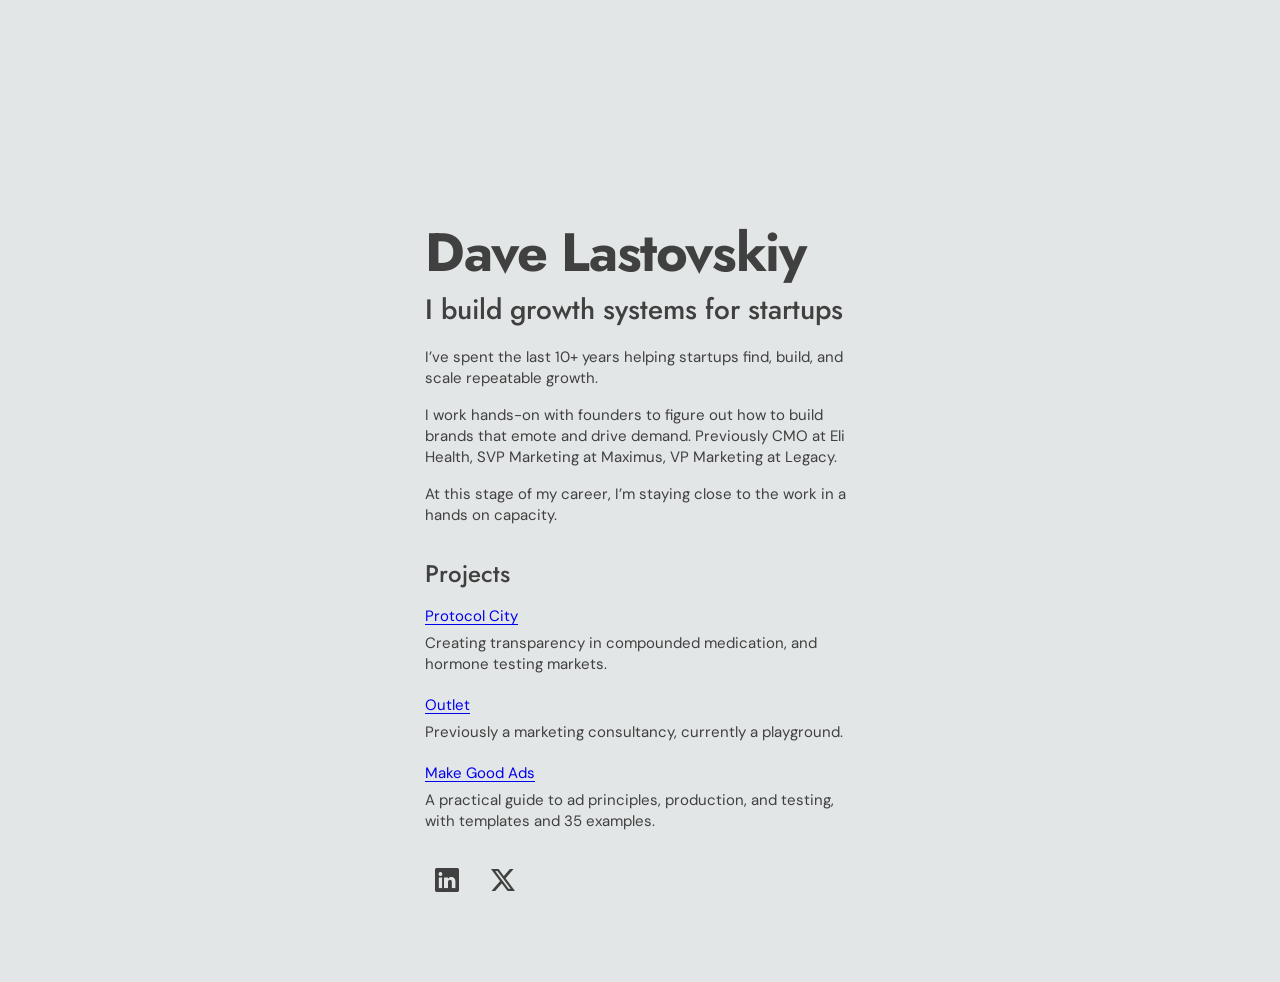
<file: index.html>
<!doctype html>
<html lang="en">
<head>
<meta charset="utf-8">
<meta name="viewport" content="width=device-width, initial-scale=1">
<title>Dave Lastovskiy</title>
<meta name="description" content="Dave Lastovskiy builds growth systems for startups, with a focus on consumer health.">
<link rel="preconnect" href="https://fonts.googleapis.com">
<link rel="preconnect" href="https://fonts.gstatic.com" crossorigin>
<link href="https://fonts.googleapis.com/css2?family=Jost:wght@500;700&family=DM+Sans:wght@400&display=swap" rel="stylesheet">
<link rel="stylesheet" href="https://cdn.jsdelivr.net/npm/bootstrap-icons@1.13.1/font/bootstrap-icons.min.css">
<style>
html { color-scheme: light; }
body { margin: 0; background: #e2e6e6; color: #404040; font-family: 'DM Sans', Arial, sans-serif; font-size: 15px; line-height: 1.4; }
main { width: min(430px, calc(100% - 48px)); margin: 0 auto; padding: clamp(80px, 25vh, 280px) 0 80px; }
h1 { font-family: 'Jost', sans-serif; font-size: clamp(38px, 7vw, 54px); font-weight: 700; letter-spacing: -0.025em; line-height: 1; margin: 0 0 14px; }
h2 { font-family: 'Jost', sans-serif; font-size: clamp(23px, 4vw, 28px); font-weight: 500; line-height: 1.2; margin: 0 0 20px; }
p { margin: 0 0 16px; }
a, a:visited { color: #0000ee; text-decoration: underline; text-underline-offset: 3px; }
a:focus-visible { outline: 2px solid #0000ee; outline-offset: 4px; }
.socials { display: flex; gap: 12px; margin-top: 26px; }
.socials a, .socials a:visited { display: inline-flex; align-items: center; justify-content: center; width: 44px; height: 44px; color: #404040; font-size: 24px; text-decoration: none; }
.socials a:hover { color: #0000ee; }
.projects { margin-top: 34px; }
.projects h2 { font-size: 24px; margin-bottom: 18px; }
.projects h3 { font-size: 15px; font-weight: 400; margin: 0 0 6px; }
.projects article + article { margin-top: 20px; }
[hidden] { display: none; }
@media (max-width: 600px) { main { padding-top: 72px; } }
</style>
</head>
<body>
<main>
  <section id="home">
    <h1>Dave Lastovskiy</h1>
    <h2>I build growth systems for startups</h2>
    <p>I’ve spent the last 10+ years helping startups find, build, and scale repeatable growth.</p>
    <p>I work hands-on with founders to figure out how to build brands that emote and drive demand. Previously CMO at Eli Health, SVP Marketing at Maximus, VP Marketing at Legacy.</p>
    <p>At this stage of my career, I’m staying close to the work in a hands on capacity.</p>
    <section class="projects" aria-labelledby="projects-heading">
      <h2 id="projects-heading">Projects</h2>
      <article>
        <h3><a href="https://protocolcity.com/">Protocol City</a></h3>
        <p>Creating transparency in compounded medication, and hormone testing markets.</p>
      </article>
      <article>
        <h3><a href="http://getoutlet.co/">Outlet</a></h3>
        <p>Previously a marketing consultancy, currently a playground.</p>
      </article>
      <article>
        <h3><a href="/make-good-ads/">Make Good Ads</a></h3>
        <p>A practical guide to ad principles, production, and testing, with templates and 35 examples.</p>
      </article>
    </section>
    <div class="socials">
      <a href="https://www.linkedin.com/in/lastovskiy" aria-label="LinkedIn" title="LinkedIn"><i class="bi bi-linkedin" aria-hidden="true"></i></a>
      <a href="https://x.com/davelasto" aria-label="X (@davelasto)" title="X (@davelasto)"><i class="bi bi-twitter-x" aria-hidden="true"></i></a>
    </div>
  </section>
</main>

<!-- Cloudflare Web Analytics --><script type='module' src='https://static.cloudflareinsights.com/beacon.min.js' data-cf-beacon='{"token": "f44d2b217029462cb561402724c900af"}'></script><!-- End Cloudflare Web Analytics -->
</body>
</html>
</file>
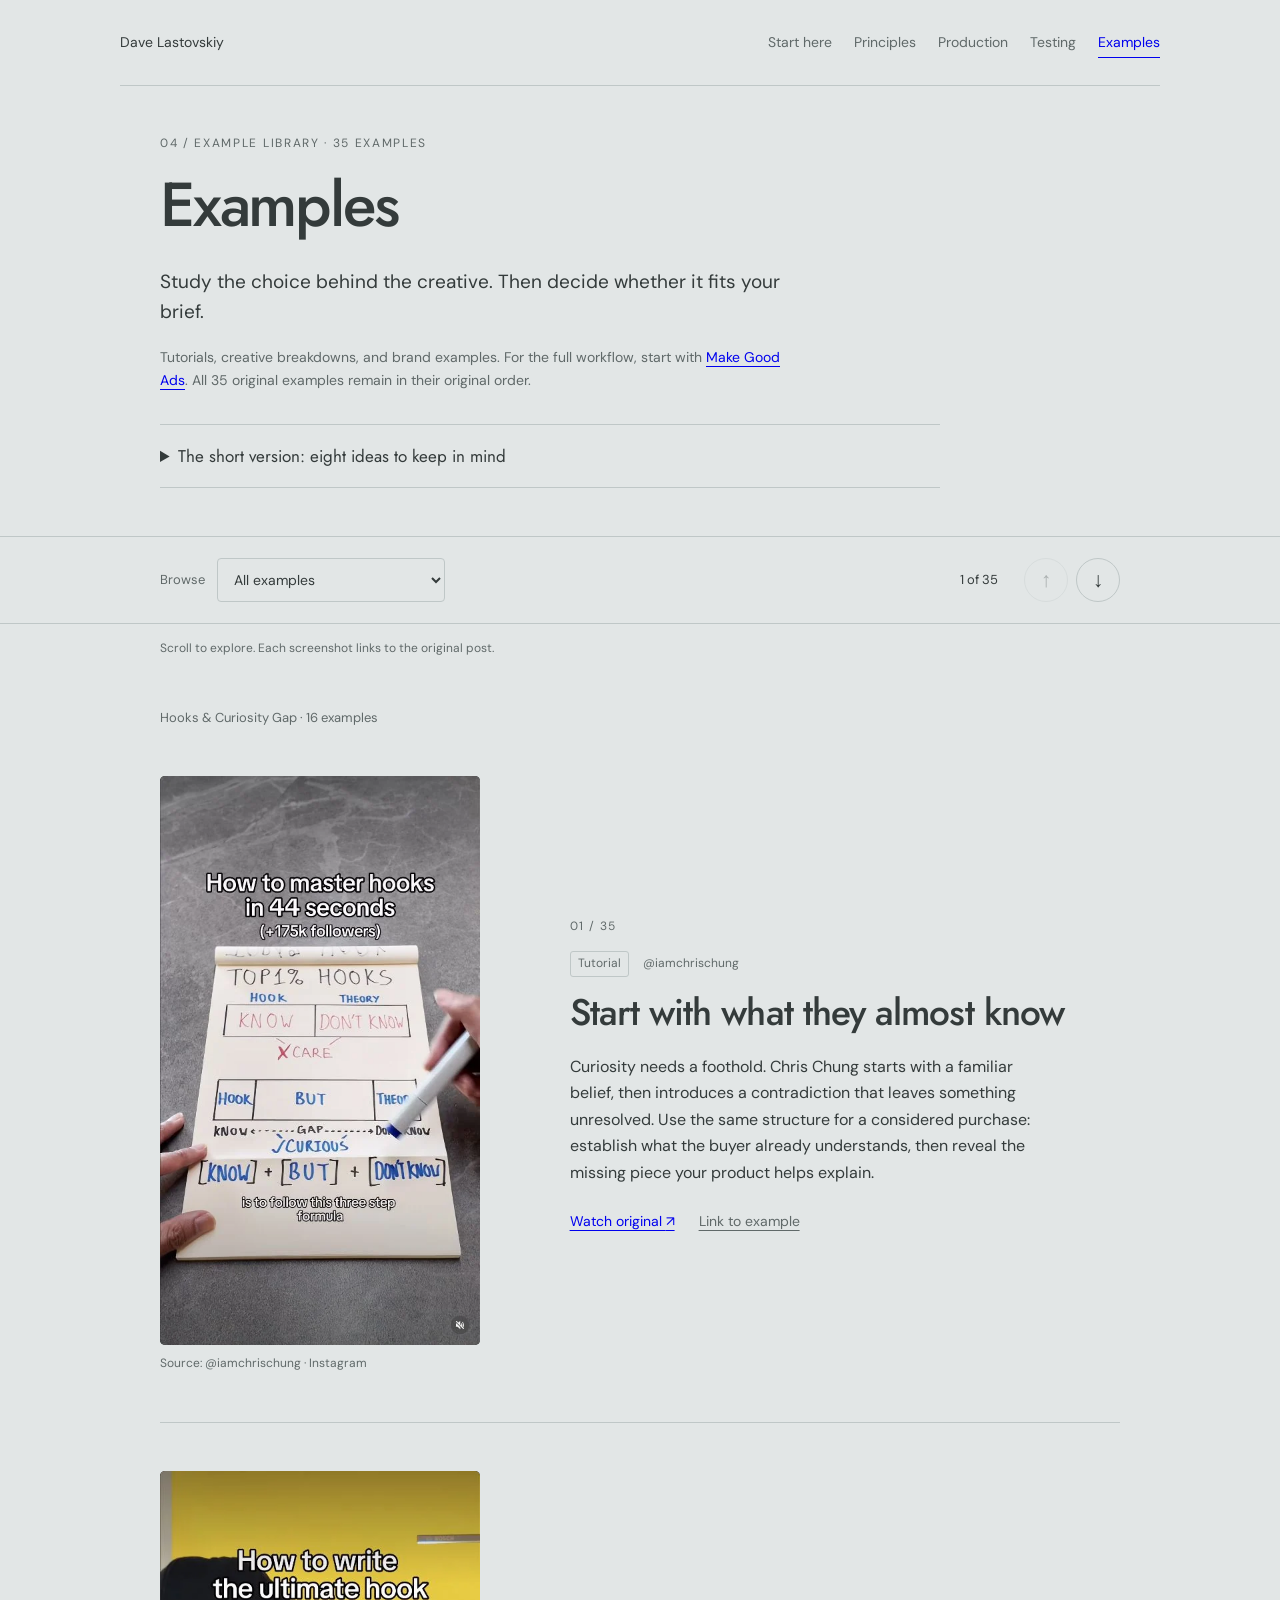
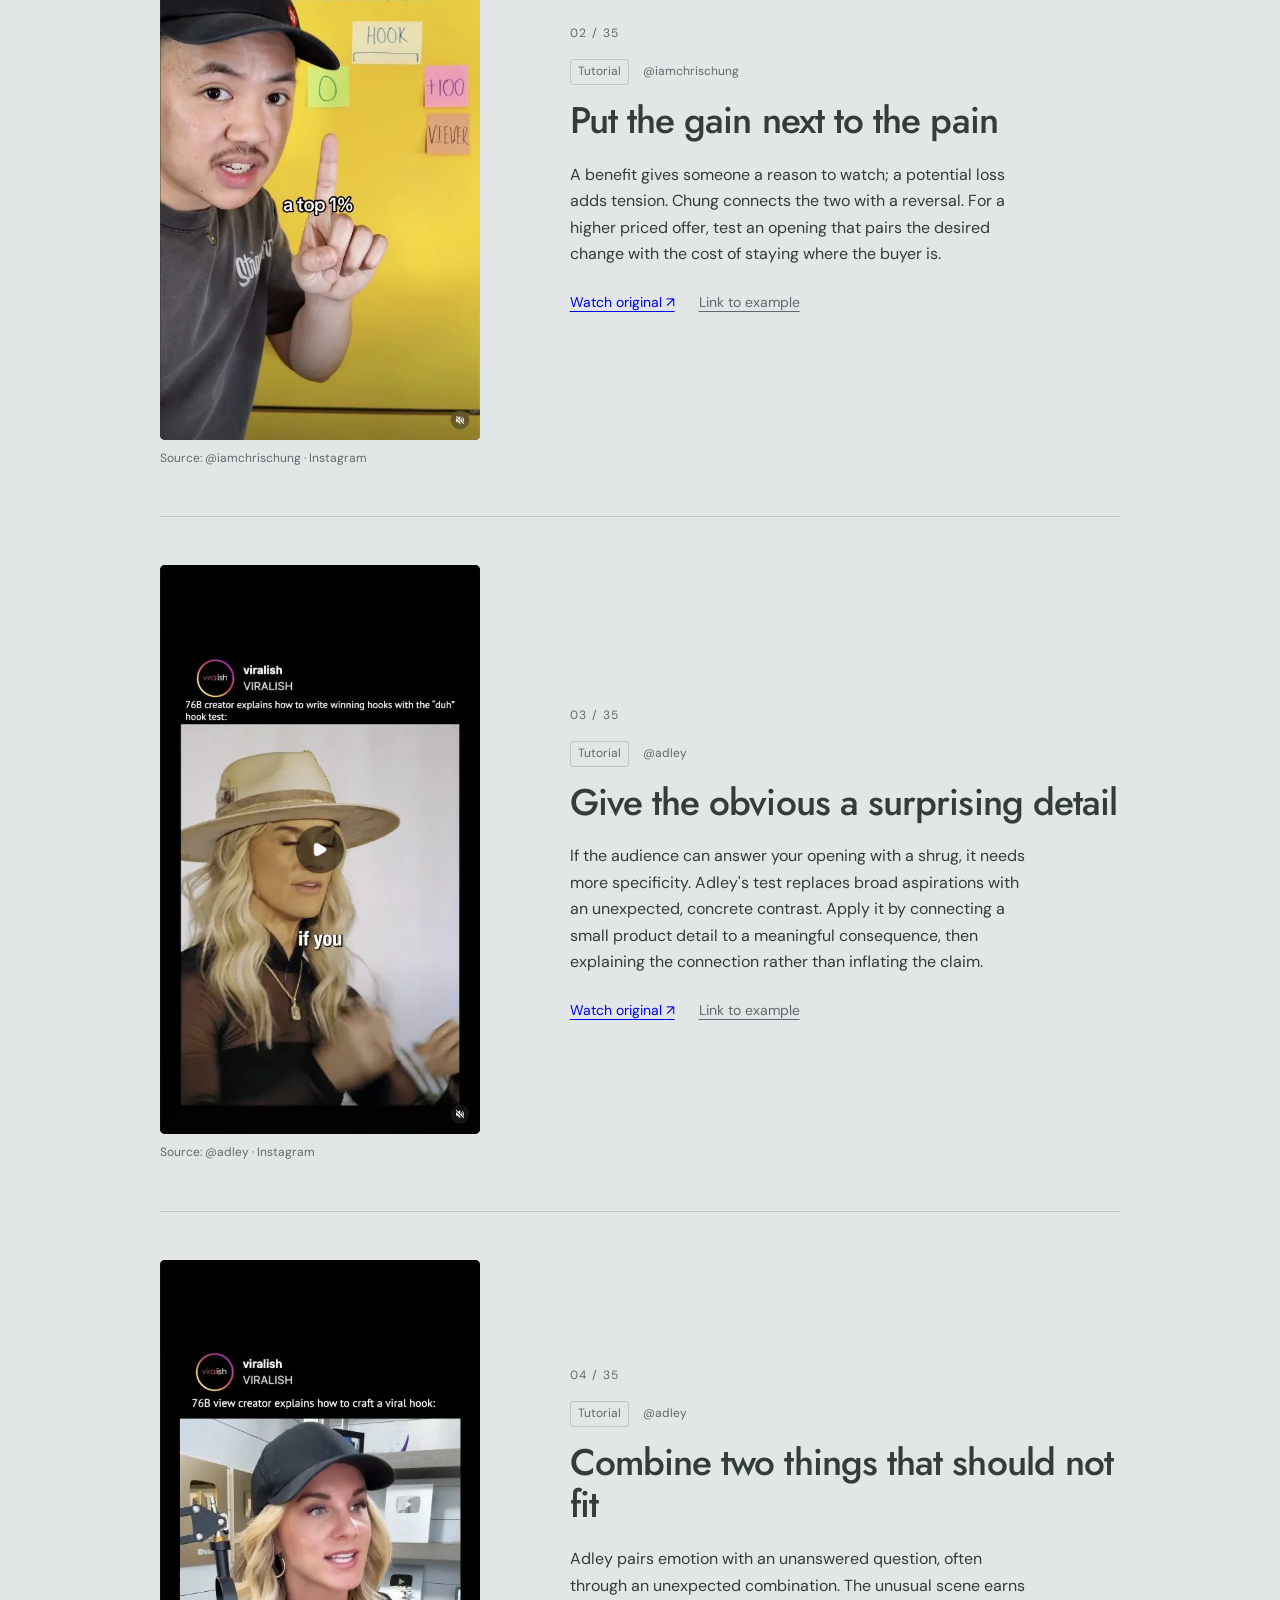
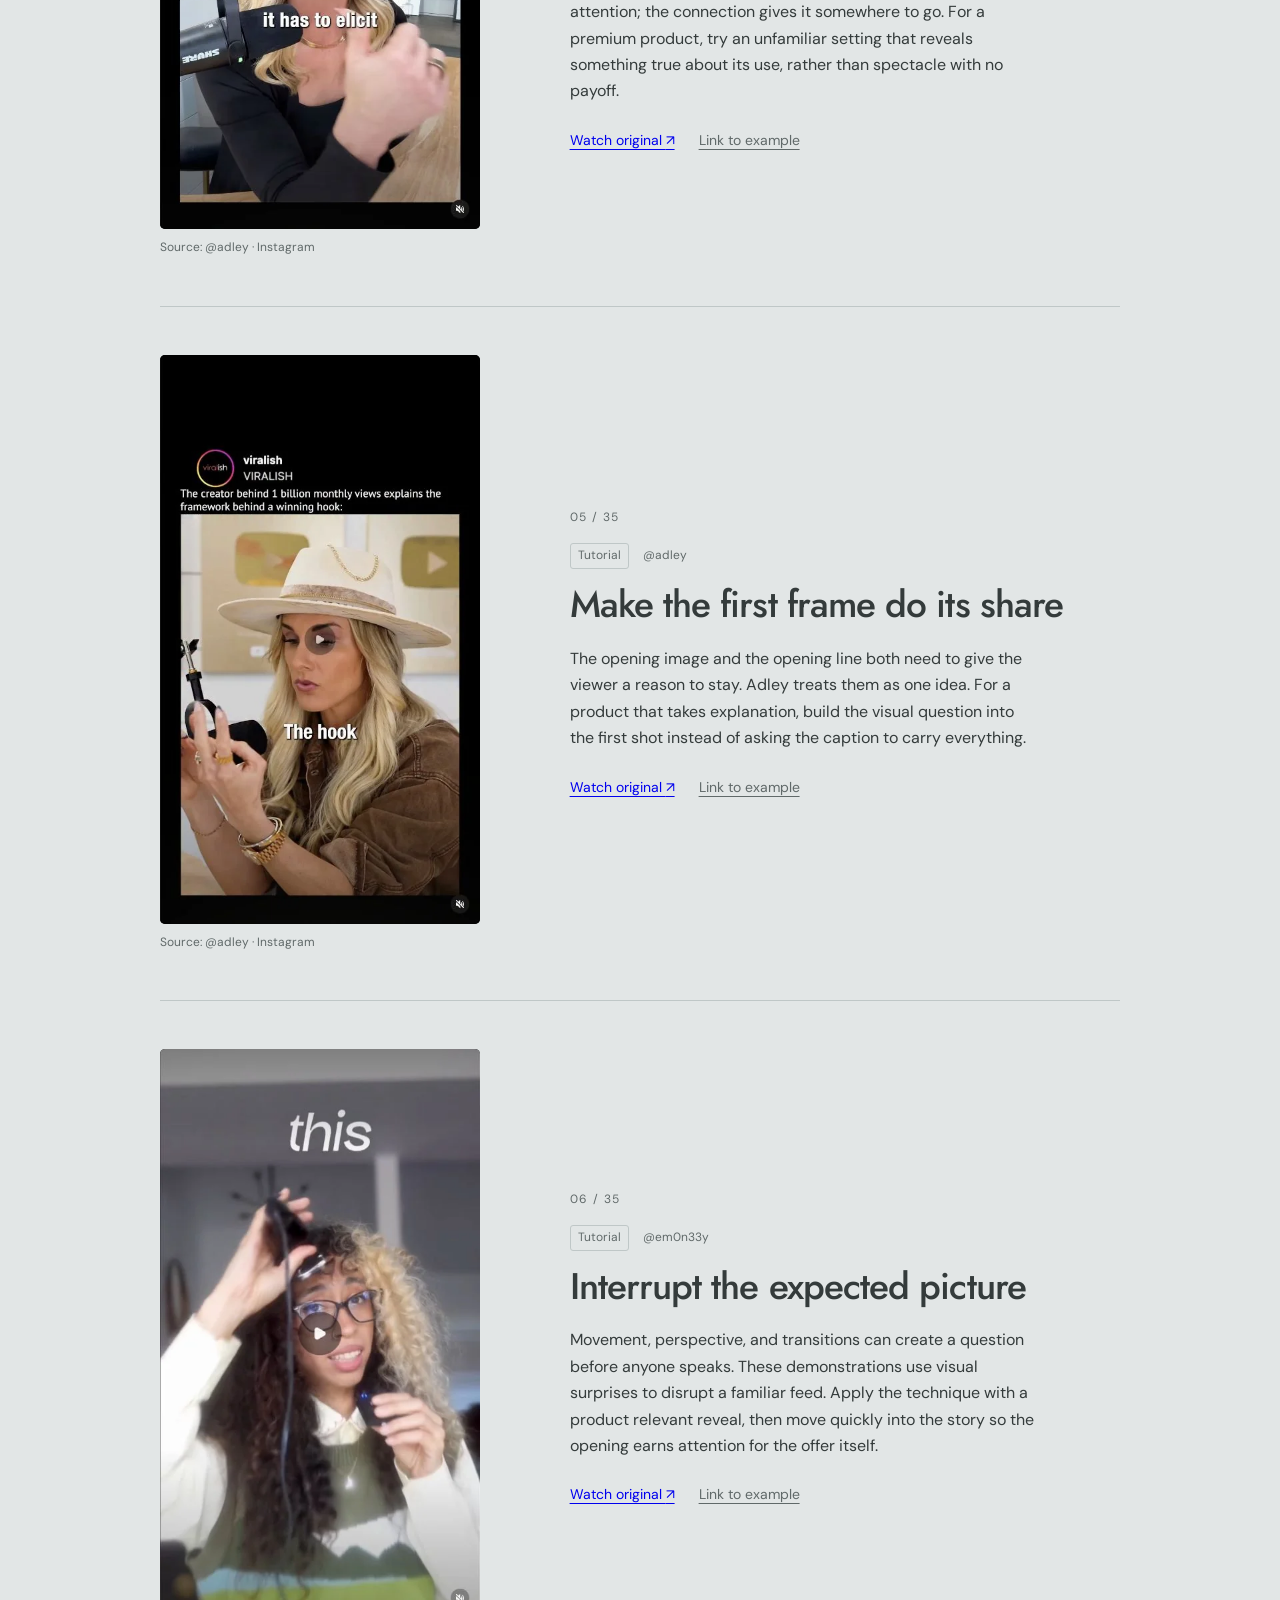
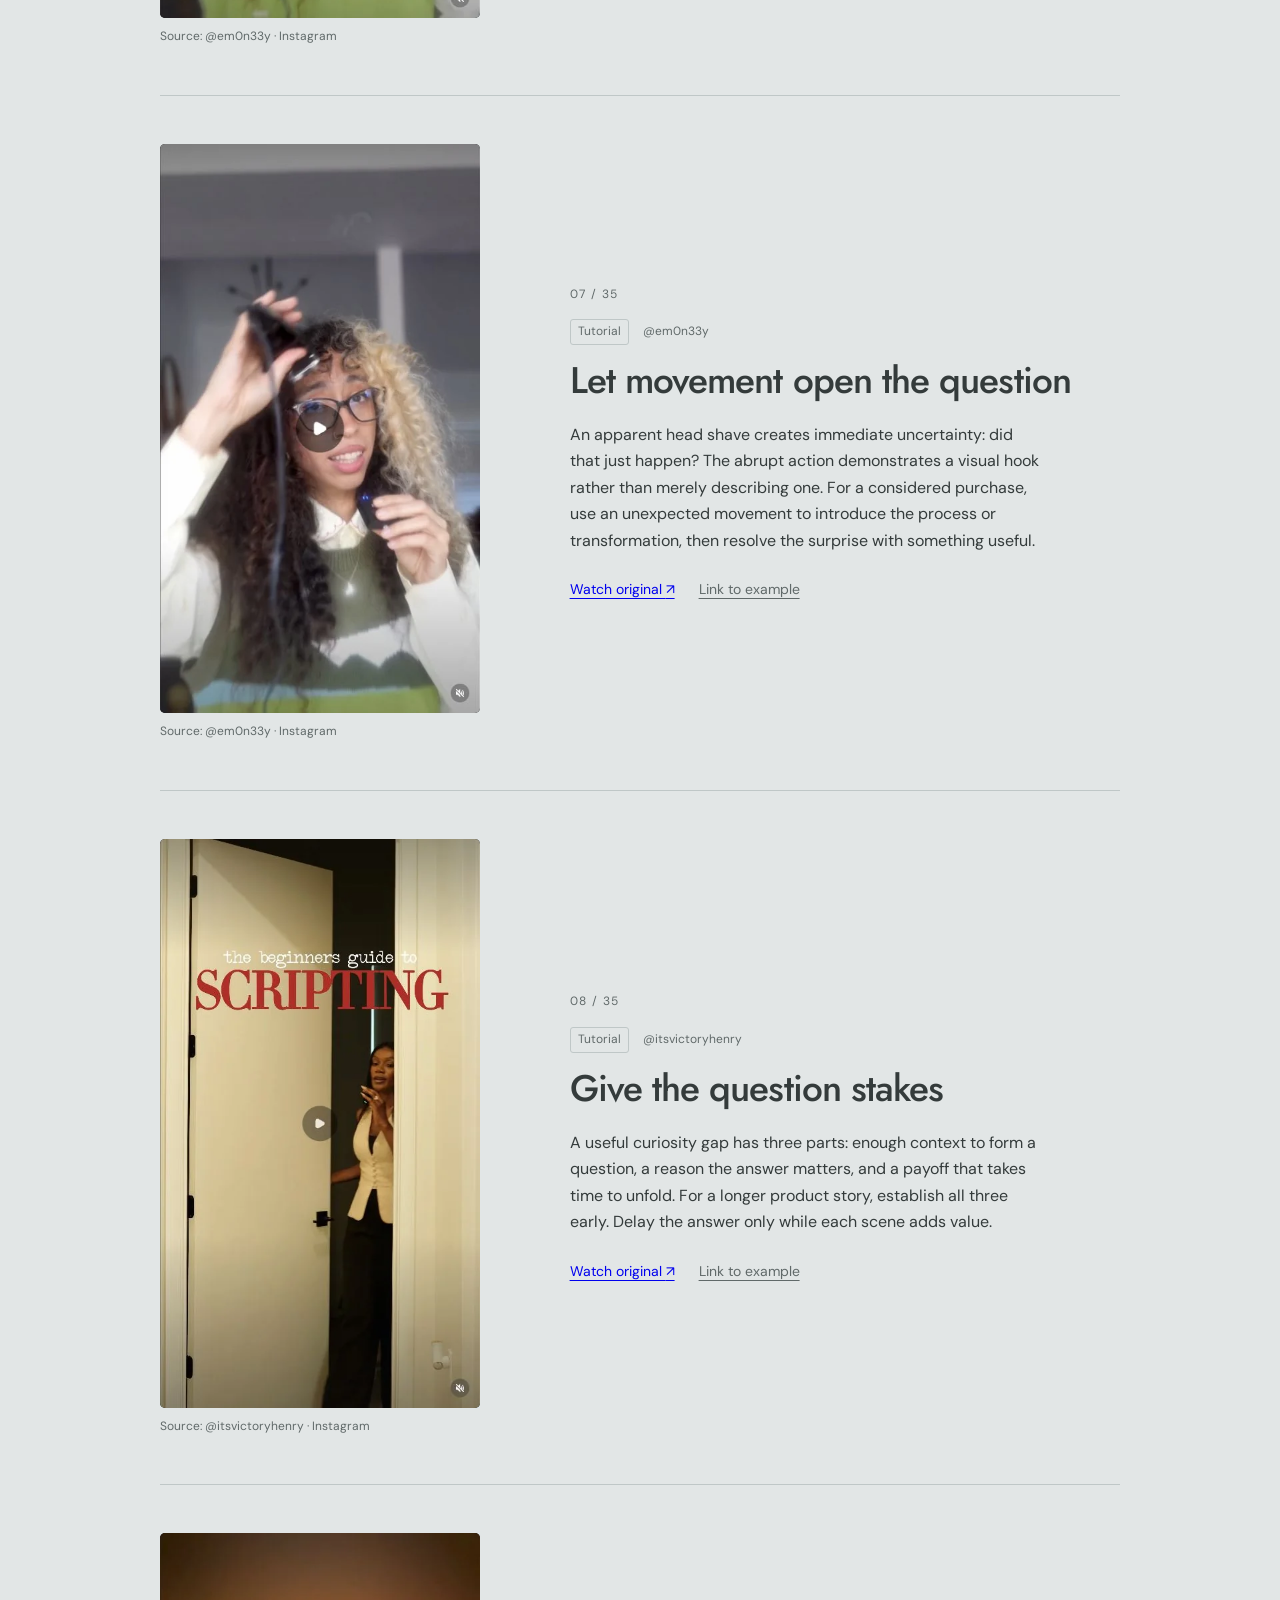
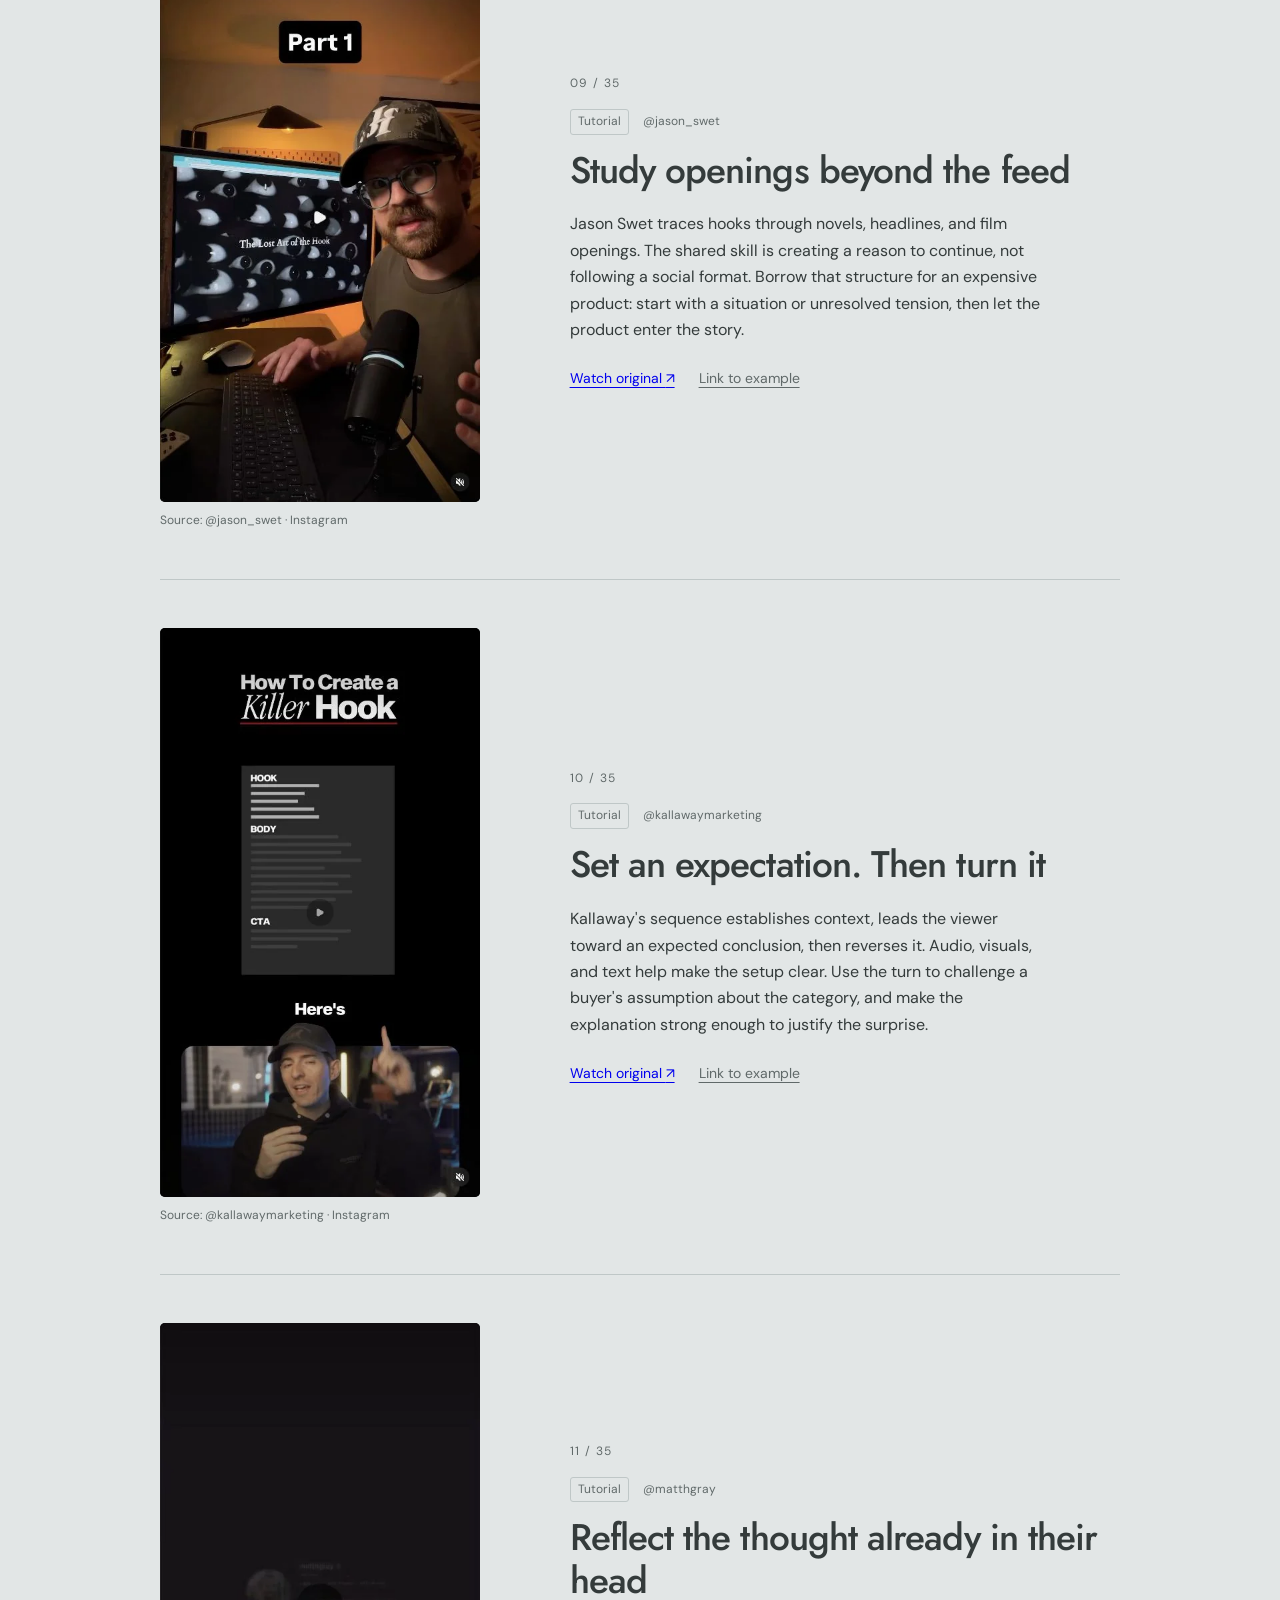
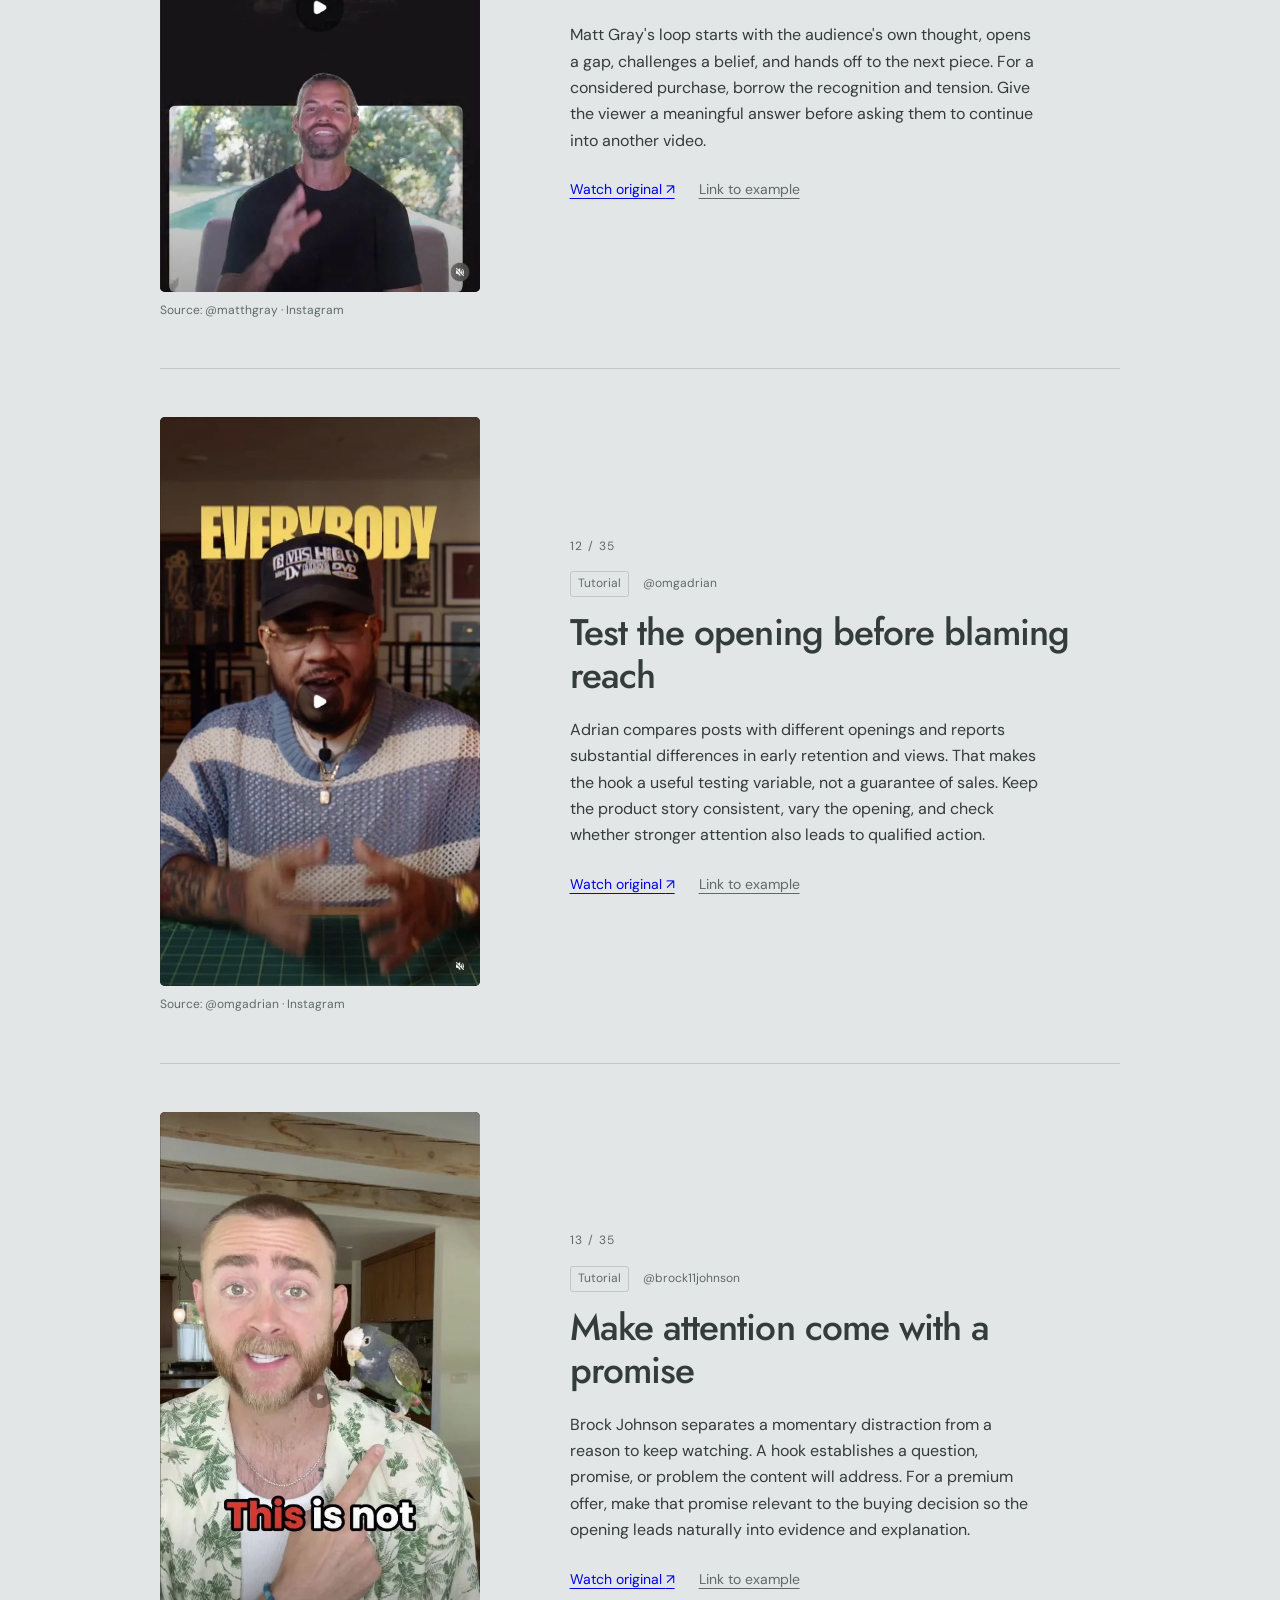
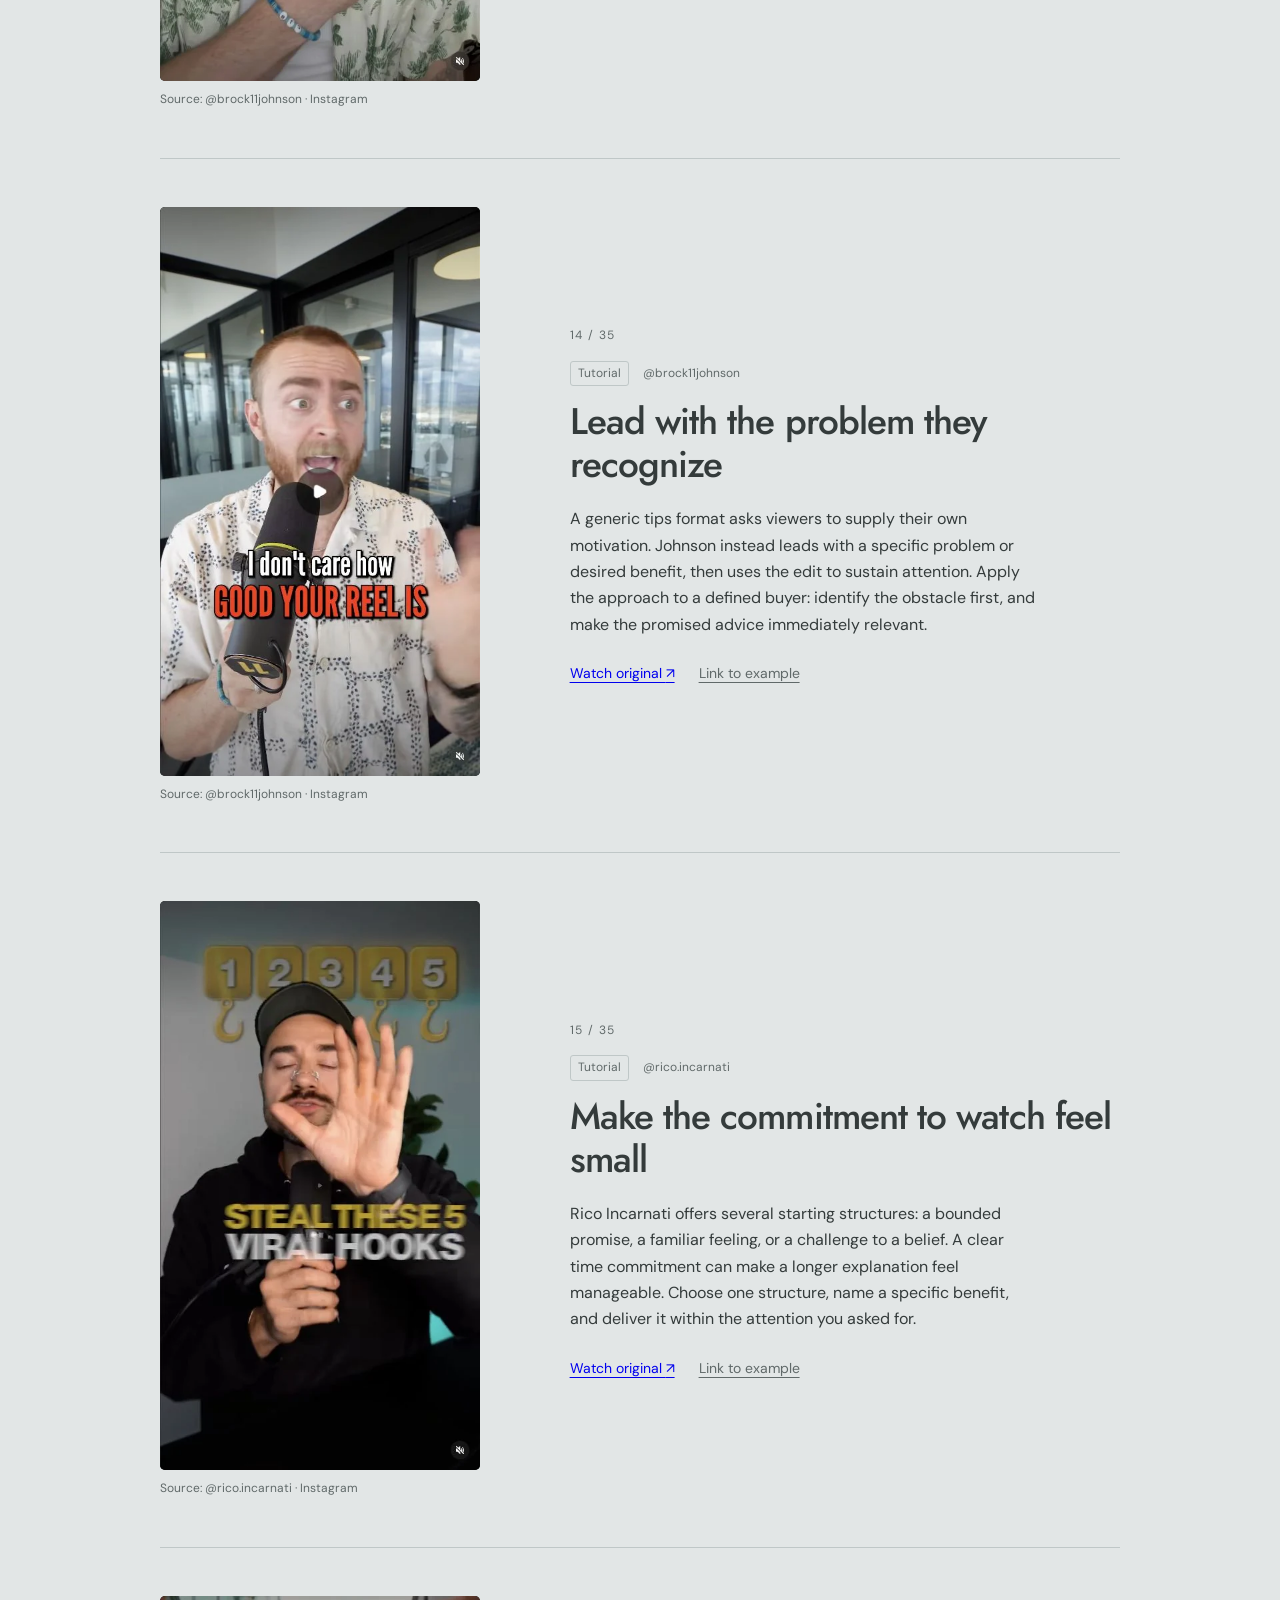
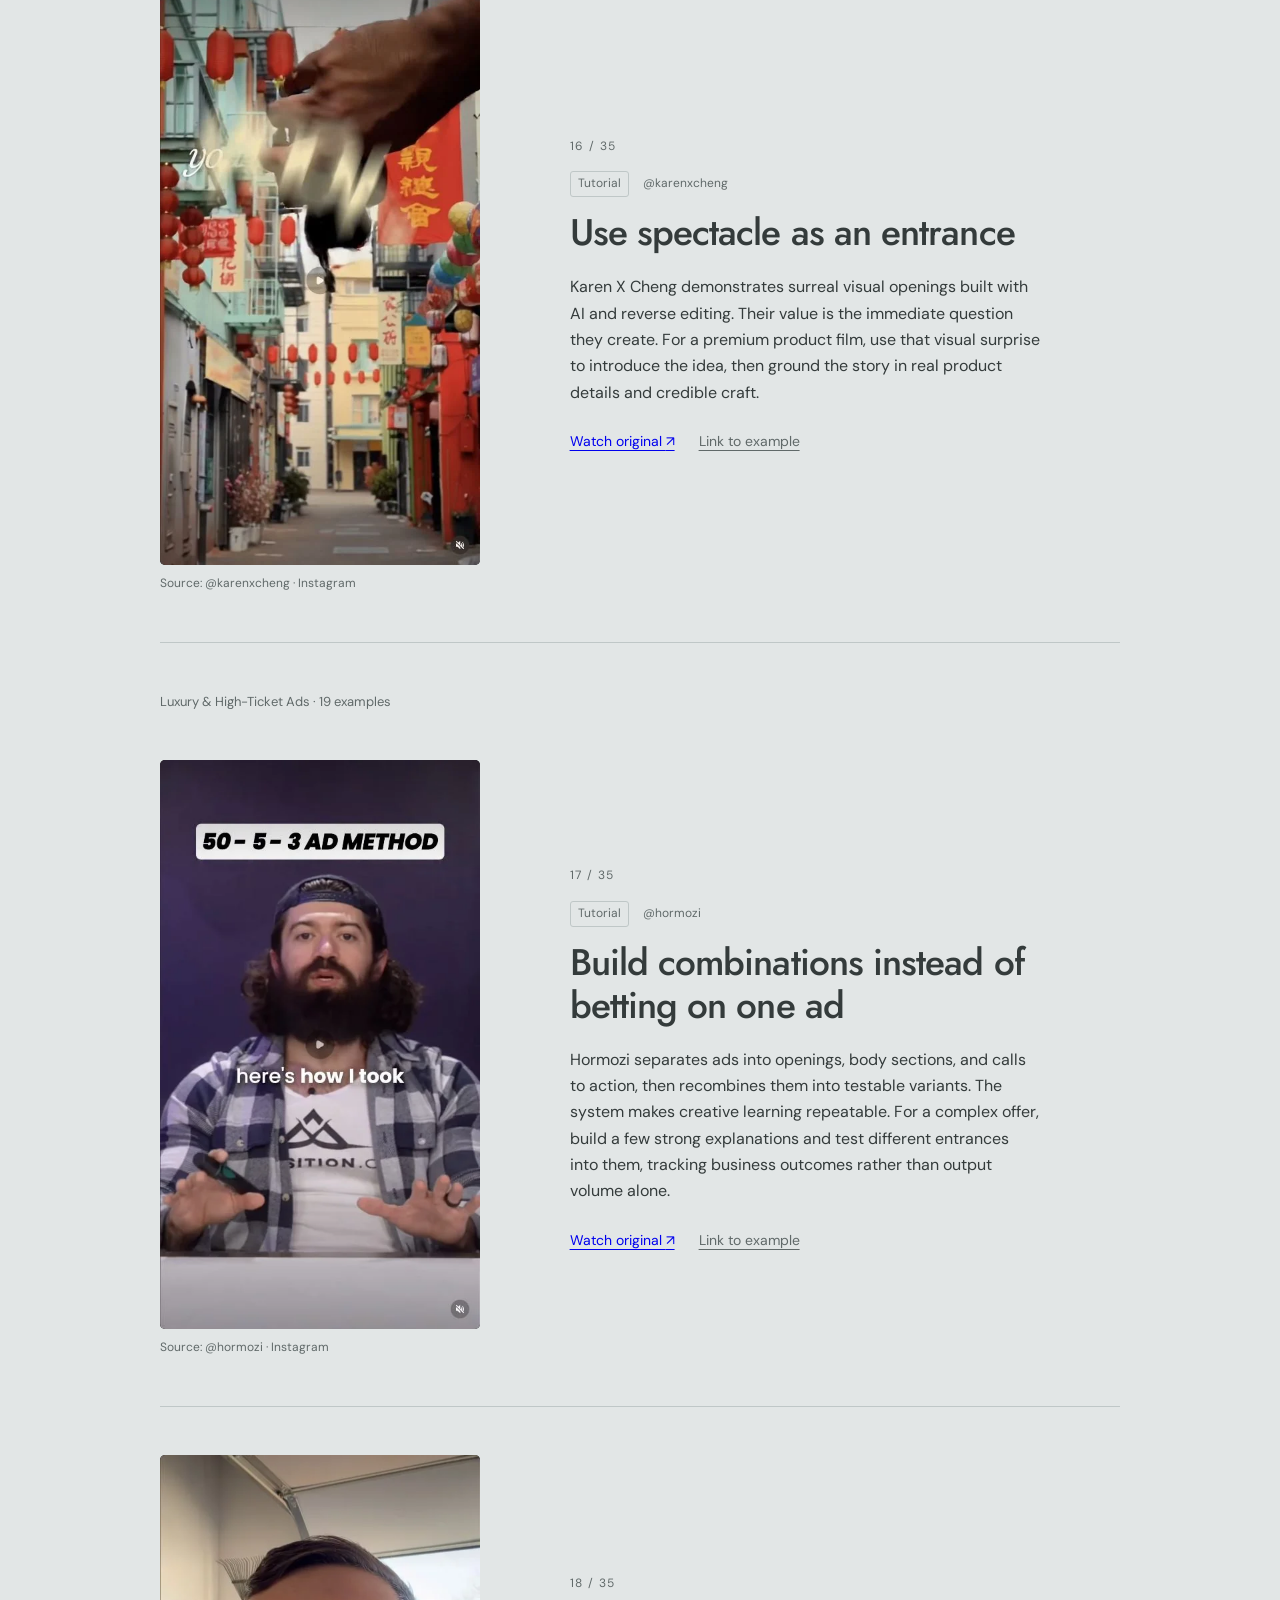
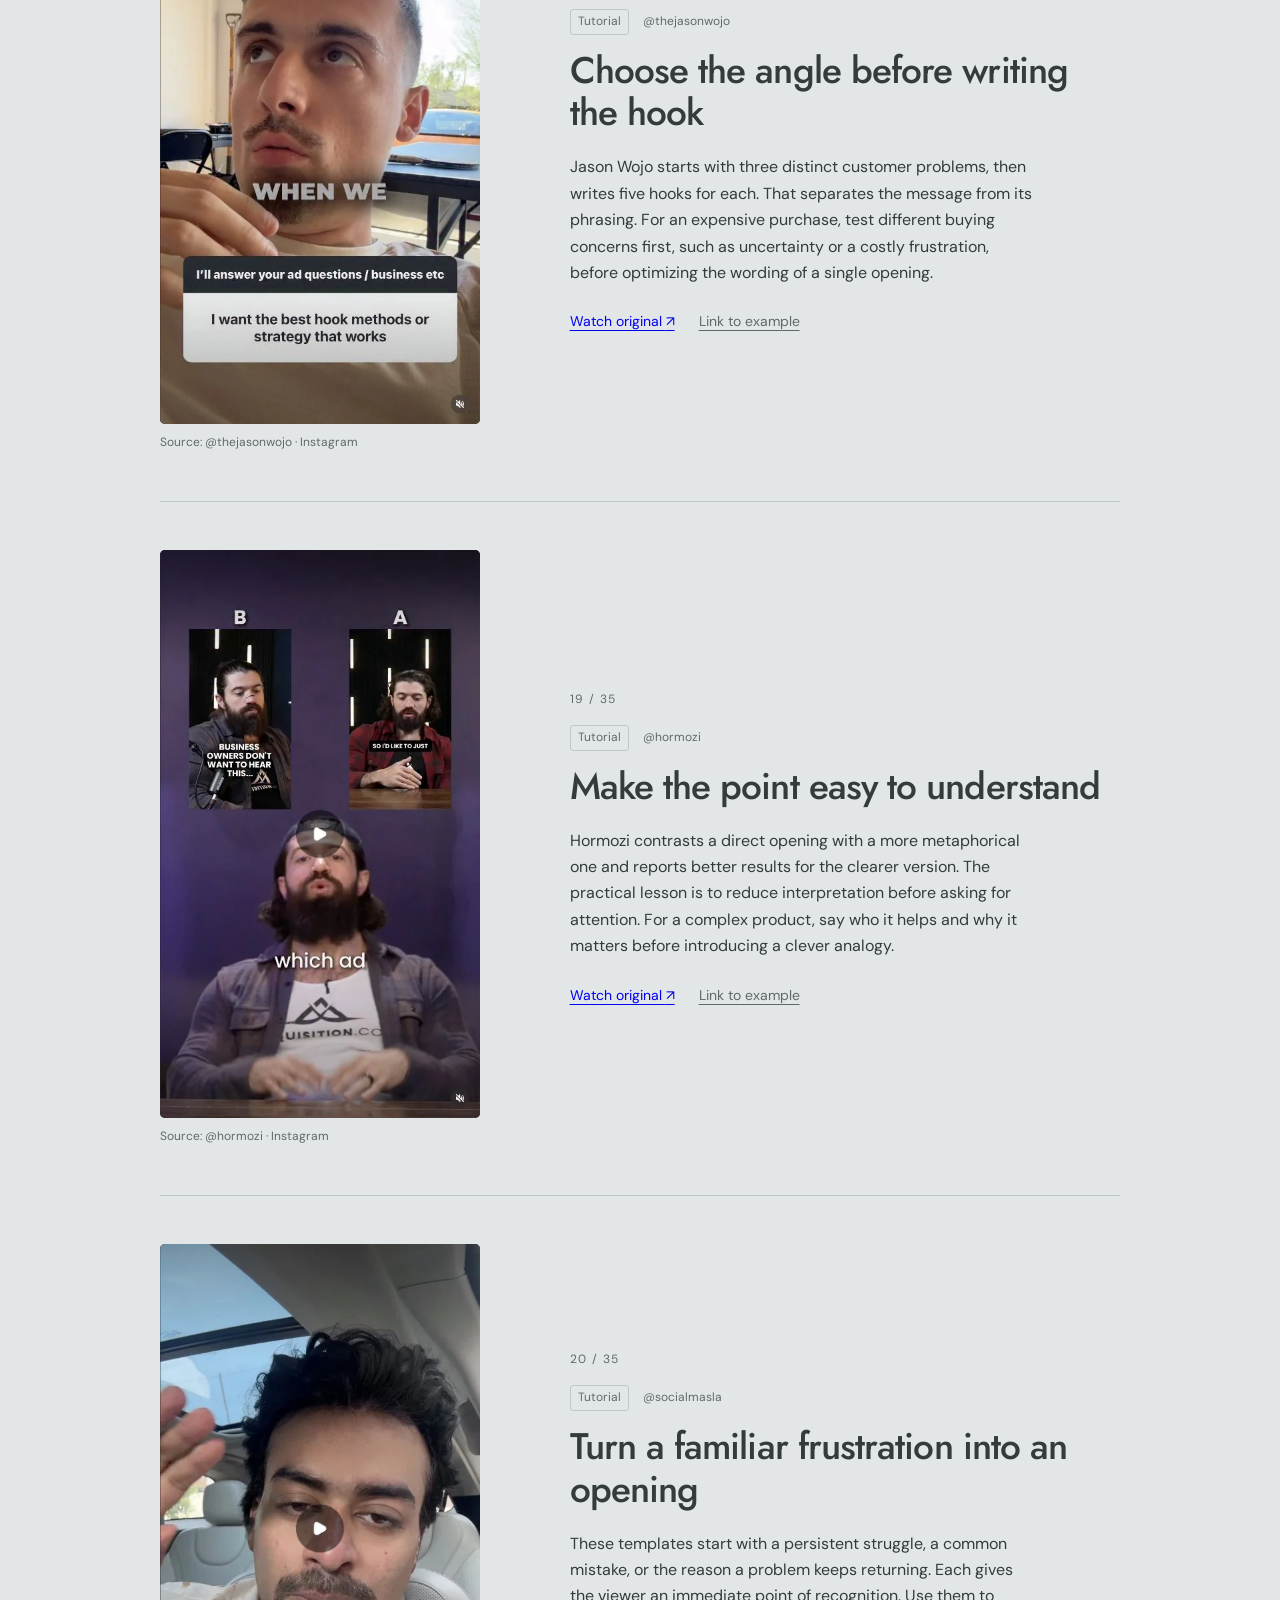
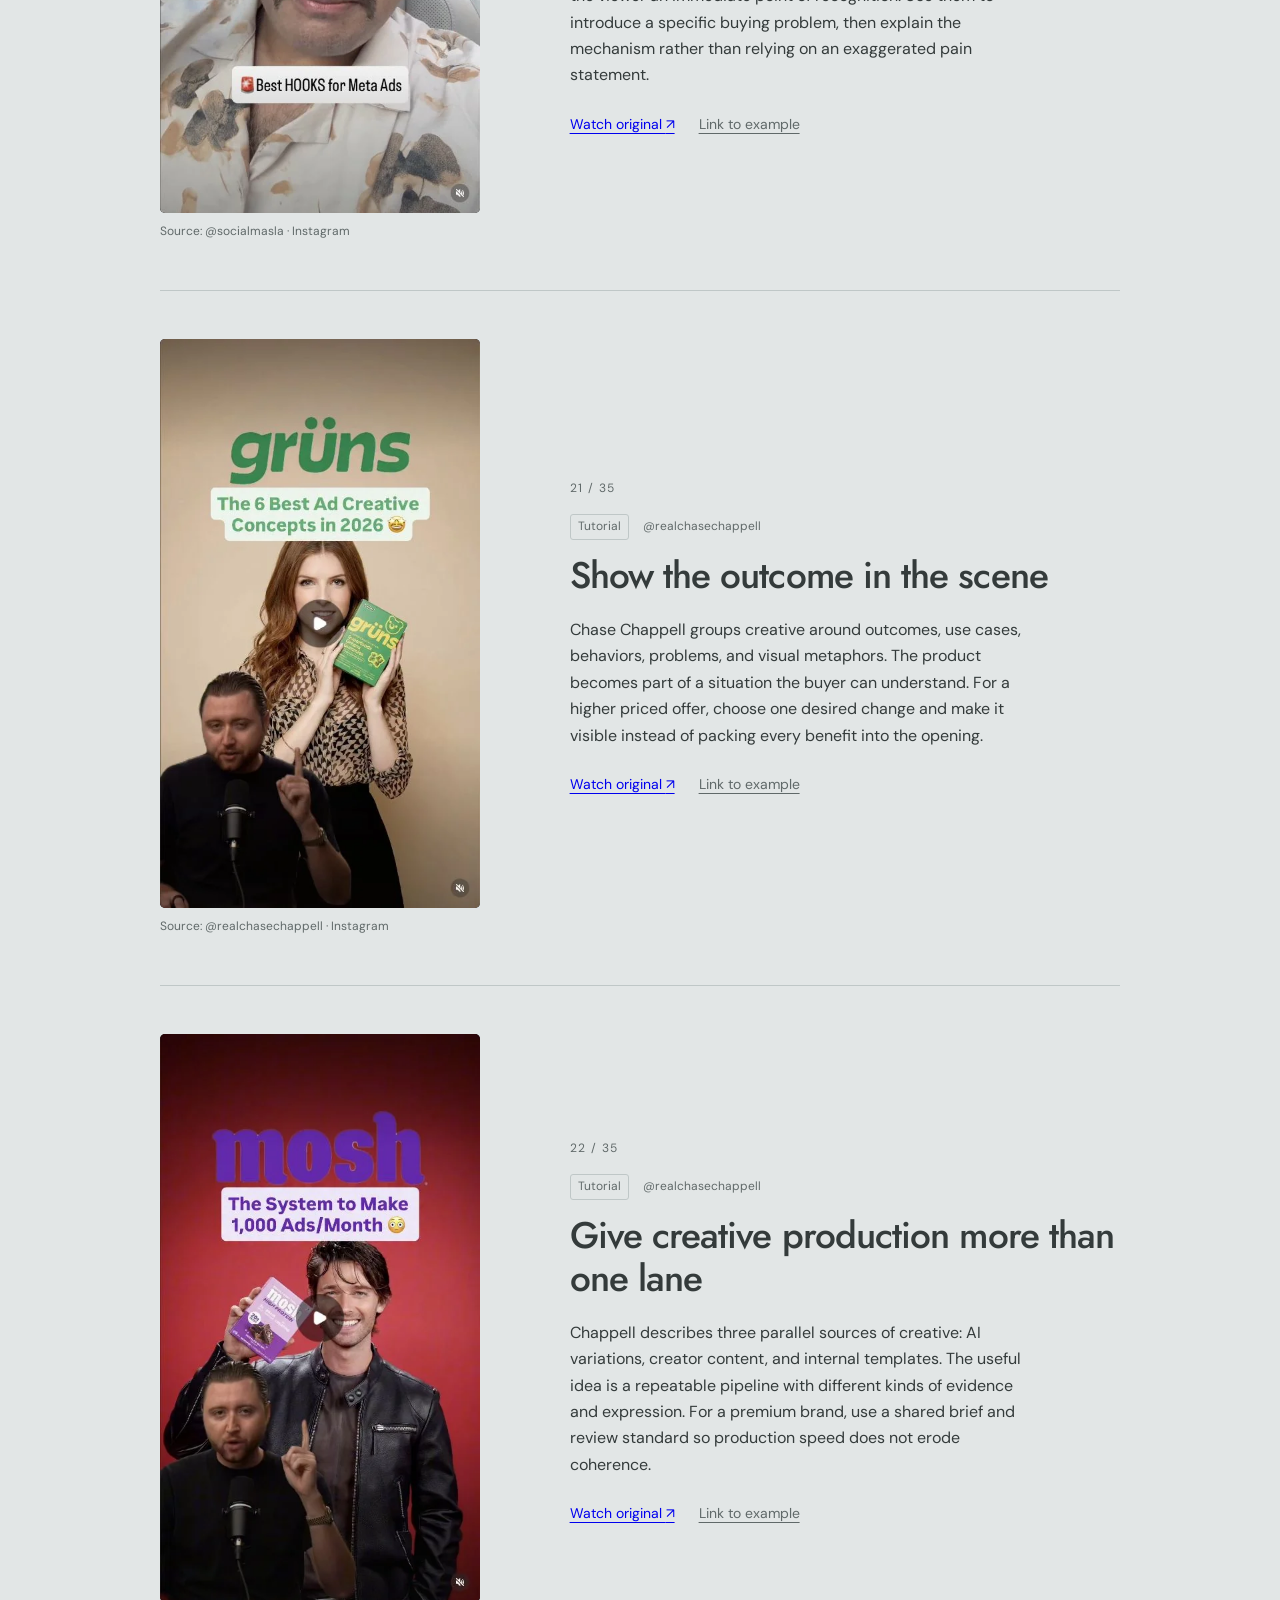
<file: how-to-make-good-ads-hooks-curiosity/index.html>
<!doctype html>
<html lang="en">
<head>
<meta charset="utf-8">
<meta name="viewport" content="width=device-width, initial-scale=1">
<title>Make Good Ads — Examples | Dave Lastovskiy</title>
<meta name="description" content="35 examples of hooks, curiosity gaps, and premium ad creative. Short explanations of what to notice and how to apply it.">
<link rel="canonical" href="https://davelasto.com/how-to-make-good-ads-hooks-curiosity">
<meta property="og:type" content="article">
<meta property="og:title" content="Make Good Ads — Examples">
<meta property="og:description" content="35 examples of hooks, curiosity gaps, and premium ad creative. Short explanations of what to notice and how to apply it.">
<meta property="og:url" content="https://davelasto.com/how-to-make-good-ads-hooks-curiosity">
<meta property="og:site_name" content="Dave Lastovskiy">
<meta property="og:image" content="https://davelasto.com/how-to-make-good-ads-hooks-curiosity/assets/social.jpg">
<meta property="og:image:width" content="1200">
<meta property="og:image:height" content="630">
<meta property="og:image:alt" content="Make Good Ads. A guide to hooks and curiosity by Dave Lastovskiy.">
<meta name="twitter:card" content="summary_large_image">
<meta name="twitter:title" content="Make Good Ads — Examples">
<meta name="twitter:description" content="35 examples of hooks, curiosity gaps, and premium ad creative. Short explanations of what to notice and how to apply it.">
<meta name="twitter:image" content="https://davelasto.com/how-to-make-good-ads-hooks-curiosity/assets/social.jpg">
<link rel="preconnect" href="https://fonts.googleapis.com">
<link rel="preconnect" href="https://fonts.gstatic.com" crossorigin>
<link href="https://fonts.googleapis.com/css2?family=Jost:wght@400;500;700&family=DM+Sans:wght@400;500&display=swap" rel="stylesheet">
<link rel="stylesheet" href="/how-to-make-good-ads-hooks-curiosity/style.css">
<link rel="stylesheet" href="/make-good-ads/guide.css">
<script src="/how-to-make-good-ads-hooks-curiosity/browse.js" defer></script>
</head>
<body>
<a class="skip" href="#examples">Skip to examples</a>
<div class="guide-top"><a class="guide-owner" href="/">Dave Lastovskiy</a><nav class="guide-nav" aria-label="Make Good Ads"><a href="/make-good-ads/">Start here</a><a href="/make-good-ads/principles/">Principles</a><a href="/make-good-ads/production/">Production</a><a href="/make-good-ads/testing/">Testing</a><a href="/how-to-make-good-ads-hooks-curiosity/" aria-current="page">Examples</a></nav></div>
<header class="wrap library-intro">
  <p class="eyebrow">04 / Example library · 35 examples</p>
  <h1>Examples</h1>
  <p class="lede">Study the choice behind the creative. Then decide whether it fits your brief.</p>
  <p class="intro-note">Tutorials, creative breakdowns, and brand examples. For the full workflow, start with <a href="/make-good-ads/">Make Good Ads</a>. All 35 original examples remain in their original order.</p>
  <details class="principles"><summary>The short version: eight ideas to keep in mind</summary><ol><li><strong>Start with partial knowledge</strong><p>Establish something familiar, then introduce the missing piece.</p></li><li><strong>Align the first three seconds</strong><p>Make the picture, spoken line, and on-screen text tell the same opening idea.</p></li><li><strong>Make a promise</strong><p>Give the viewer a question or problem the rest of the ad will resolve.</p></li><li><strong>Keep the setup clear</strong><p>Curiosity works when the viewer understands why the answer matters.</p></li><li><strong>Build a testing system</strong><p>Vary hooks, explanations, and calls to action so you can learn what changes results.</p></li><li><strong>Show the outcome</strong><p>Make the desired change visible through a scene, a use case, or a demonstration.</p></li><li><strong>Recognize, then reveal</strong><p>Begin with a thought the buyer knows, challenge it, and earn the payoff.</p></li><li><strong>Keep a consistent point of view</strong><p>Use restraint and repetition to build recognition across different executions.</p></li></ol></details>
</header>
<nav class="toolbar" aria-label="Browse examples" hidden>
  <div class="wrap toolbar-inner">
    <div class="filter"><label for="category">Browse</label><select id="category"><option value="all">All examples</option><option value="hooks">Hooks &amp; Curiosity Gap</option><option value="premium">Luxury &amp; High-Ticket Ads</option></select></div>
    <div class="browse-controls"><span class="counter" id="counter" role="status" aria-live="polite" aria-atomic="true">1 of 35</span><button class="arrow" id="previous" type="button" aria-label="Previous example" disabled>↑</button><button class="arrow" id="next" type="button" aria-label="Next example">↓</button></div>
  </div>
</nav>
<main class="wrap" id="examples">
  <p class="hint">Scroll to explore. Each screenshot links to the original post.</p>
  <section class="example-group" aria-labelledby="hooks-heading"><h2 class="group-title" id="hooks-heading">Hooks &amp; Curiosity Gap · 16 examples</h2><article class="example" id="ad-Deb7hcGMBnZ" data-category="hooks" aria-labelledby="title-Deb7hcGMBnZ">
  <figure>
    <a class="image-link" href="https://www.instagram.com/reel/Deb7hcGMBnZ/" target="_blank" rel="noopener noreferrer" aria-label="Watch the original post by @iamchrischung (opens in a new tab)">
      <img src="/how-to-make-good-ads-hooks-curiosity/assets/Deb7hcGMBnZ.webp" width="480" height="854" alt="Notebook diagram showing the gap between what a viewer knows and does not know." loading="eager" decoding="async">
    </a>
    <figcaption>Source: @iamchrischung · Instagram</figcaption>
  </figure>
  <div class="explanation">
    <span class="number" aria-label="Example 1">01 / 35</span>
    <div class="meta"><span class="kind">Tutorial</span><span>@iamchrischung</span></div>
    <h3 id="title-Deb7hcGMBnZ">Start with what they almost know</h3>
    <p>Curiosity needs a foothold. Chris Chung starts with a familiar belief, then introduces a contradiction that leaves something unresolved. Use the same structure for a considered purchase: establish what the buyer already understands, then reveal the missing piece your product helps explain.</p>
    <div class="links"><a href="https://www.instagram.com/reel/Deb7hcGMBnZ/" target="_blank" rel="noopener noreferrer">Watch original <span aria-hidden="true">↗</span><span class="sr-only"> (opens in a new tab)</span></a><a class="permalink" href="#ad-Deb7hcGMBnZ" aria-label="Link to example 1: Start with what they almost know">Link to example</a></div>
  </div>
</article>
<article class="example" id="ad-Db-2040uZAu" data-category="hooks" aria-labelledby="title-Db-2040uZAu">
  <figure>
    <a class="image-link" href="https://www.instagram.com/reel/Db-2040uZAu/" target="_blank" rel="noopener noreferrer" aria-label="Watch the original post by @iamchrischung (opens in a new tab)">
      <img src="/how-to-make-good-ads-hooks-curiosity/assets/Db-2040uZAu.webp" width="480" height="854" alt="Chris Chung beside sticky notes marking neutral, positive, and negative viewer attention." loading="lazy" decoding="async">
    </a>
    <figcaption>Source: @iamchrischung · Instagram</figcaption>
  </figure>
  <div class="explanation">
    <span class="number" aria-label="Example 2">02 / 35</span>
    <div class="meta"><span class="kind">Tutorial</span><span>@iamchrischung</span></div>
    <h3 id="title-Db-2040uZAu">Put the gain next to the pain</h3>
    <p>A benefit gives someone a reason to watch; a potential loss adds tension. Chung connects the two with a reversal. For a higher priced offer, test an opening that pairs the desired change with the cost of staying where the buyer is.</p>
    <div class="links"><a href="https://www.instagram.com/reel/Db-2040uZAu/" target="_blank" rel="noopener noreferrer">Watch original <span aria-hidden="true">↗</span><span class="sr-only"> (opens in a new tab)</span></a><a class="permalink" href="#ad-Db-2040uZAu" aria-label="Link to example 2: Put the gain next to the pain">Link to example</a></div>
  </div>
</article>
<article class="example" id="ad-DalXaSJP6RV" data-category="hooks" aria-labelledby="title-DalXaSJP6RV">
  <figure>
    <a class="image-link" href="https://www.instagram.com/reel/DalXaSJP6RV/" target="_blank" rel="noopener noreferrer" aria-label="Watch the original post by @adley (opens in a new tab)">
      <img src="/how-to-make-good-ads-hooks-curiosity/assets/DalXaSJP6RV.webp" width="480" height="854" alt="A repost of Adley explaining a hook, wearing a hat and speaking into a microphone." loading="lazy" decoding="async">
    </a>
    <figcaption>Source: @adley · Instagram</figcaption>
  </figure>
  <div class="explanation">
    <span class="number" aria-label="Example 3">03 / 35</span>
    <div class="meta"><span class="kind">Tutorial</span><span>@adley</span></div>
    <h3 id="title-DalXaSJP6RV">Give the obvious a surprising detail</h3>
    <p>If the audience can answer your opening with a shrug, it needs more specificity. Adley&#x27;s test replaces broad aspirations with an unexpected, concrete contrast. Apply it by connecting a small product detail to a meaningful consequence, then explaining the connection rather than inflating the claim.</p>
    <div class="links"><a href="https://www.instagram.com/reel/DalXaSJP6RV/" target="_blank" rel="noopener noreferrer">Watch original <span aria-hidden="true">↗</span><span class="sr-only"> (opens in a new tab)</span></a><a class="permalink" href="#ad-DalXaSJP6RV" aria-label="Link to example 3: Give the obvious a surprising detail">Link to example</a></div>
  </div>
</article>
<article class="example" id="ad-DaQ2R9AStvL" data-category="hooks" aria-labelledby="title-DaQ2R9AStvL">
  <figure>
    <a class="image-link" href="https://www.instagram.com/reel/DaQ2R9AStvL/" target="_blank" rel="noopener noreferrer" aria-label="Watch the original post by @adley (opens in a new tab)">
      <img src="/how-to-make-good-ads-hooks-curiosity/assets/DaQ2R9AStvL.webp" width="480" height="854" alt="Adley explaining emotion and curiosity in a reposted tutorial." loading="lazy" decoding="async">
    </a>
    <figcaption>Source: @adley · Instagram</figcaption>
  </figure>
  <div class="explanation">
    <span class="number" aria-label="Example 4">04 / 35</span>
    <div class="meta"><span class="kind">Tutorial</span><span>@adley</span></div>
    <h3 id="title-DaQ2R9AStvL">Combine two things that should not fit</h3>
    <p>Adley pairs emotion with an unanswered question, often through an unexpected combination. The unusual scene earns attention; the connection gives it somewhere to go. For a premium product, try an unfamiliar setting that reveals something true about its use, rather than spectacle with no payoff.</p>
    <div class="links"><a href="https://www.instagram.com/reel/DaQ2R9AStvL/" target="_blank" rel="noopener noreferrer">Watch original <span aria-hidden="true">↗</span><span class="sr-only"> (opens in a new tab)</span></a><a class="permalink" href="#ad-DaQ2R9AStvL" aria-label="Link to example 4: Combine two things that should not fit">Link to example</a></div>
  </div>
</article>
<article class="example" id="ad-Dbnmpfcx9OI" data-category="hooks" aria-labelledby="title-Dbnmpfcx9OI">
  <figure>
    <a class="image-link" href="https://www.instagram.com/reel/Dbnmpfcx9OI/" target="_blank" rel="noopener noreferrer" aria-label="Watch the original post by @adley (opens in a new tab)">
      <img src="/how-to-make-good-ads-hooks-curiosity/assets/Dbnmpfcx9OI.webp" width="480" height="854" alt="Adley discussing the opening hook in a reposted video." loading="lazy" decoding="async">
    </a>
    <figcaption>Source: @adley · Instagram</figcaption>
  </figure>
  <div class="explanation">
    <span class="number" aria-label="Example 5">05 / 35</span>
    <div class="meta"><span class="kind">Tutorial</span><span>@adley</span></div>
    <h3 id="title-Dbnmpfcx9OI">Make the first frame do its share</h3>
    <p>The opening image and the opening line both need to give the viewer a reason to stay. Adley treats them as one idea. For a product that takes explanation, build the visual question into the first shot instead of asking the caption to carry everything.</p>
    <div class="links"><a href="https://www.instagram.com/reel/Dbnmpfcx9OI/" target="_blank" rel="noopener noreferrer">Watch original <span aria-hidden="true">↗</span><span class="sr-only"> (opens in a new tab)</span></a><a class="permalink" href="#ad-Dbnmpfcx9OI" aria-label="Link to example 5: Make the first frame do its share">Link to example</a></div>
  </div>
</article>
<article class="example" id="ad-DVXcCtZEfC8" data-category="hooks" aria-labelledby="title-DVXcCtZEfC8">
  <figure>
    <a class="image-link" href="https://www.instagram.com/reel/DVXcCtZEfC8/" target="_blank" rel="noopener noreferrer" aria-label="Watch the original post by @em0n33y (opens in a new tab)">
      <img src="/how-to-make-good-ads-hooks-curiosity/assets/DVXcCtZEfC8.webp" width="480" height="854" alt="A creator holding clippers beside her hair to demonstrate a surprising opening." loading="lazy" decoding="async">
    </a>
    <figcaption>Source: @em0n33y · Instagram</figcaption>
  </figure>
  <div class="explanation">
    <span class="number" aria-label="Example 6">06 / 35</span>
    <div class="meta"><span class="kind">Tutorial</span><span>@em0n33y</span></div>
    <h3 id="title-DVXcCtZEfC8">Interrupt the expected picture</h3>
    <p>Movement, perspective, and transitions can create a question before anyone speaks. These demonstrations use visual surprises to disrupt a familiar feed. Apply the technique with a product relevant reveal, then move quickly into the story so the opening earns attention for the offer itself.</p>
    <div class="links"><a href="https://www.instagram.com/reel/DVXcCtZEfC8/" target="_blank" rel="noopener noreferrer">Watch original <span aria-hidden="true">↗</span><span class="sr-only"> (opens in a new tab)</span></a><a class="permalink" href="#ad-DVXcCtZEfC8" aria-label="Link to example 6: Interrupt the expected picture">Link to example</a></div>
  </div>
</article>
<article class="example" id="ad-DVXVPnJAowi" data-category="hooks" aria-labelledby="title-DVXVPnJAowi">
  <figure>
    <a class="image-link" href="https://www.instagram.com/reel/DVXVPnJAowi/" target="_blank" rel="noopener noreferrer" aria-label="Watch the original post by @em0n33y (opens in a new tab)">
      <img src="/how-to-make-good-ads-hooks-curiosity/assets/DVXVPnJAowi.webp" width="480" height="854" alt="A creator demonstrating an apparent haircut as a visual hook." loading="lazy" decoding="async">
    </a>
    <figcaption>Source: @em0n33y · Instagram</figcaption>
  </figure>
  <div class="explanation">
    <span class="number" aria-label="Example 7">07 / 35</span>
    <div class="meta"><span class="kind">Tutorial</span><span>@em0n33y</span></div>
    <h3 id="title-DVXVPnJAowi">Let movement open the question</h3>
    <p>An apparent head shave creates immediate uncertainty: did that just happen? The abrupt action demonstrates a visual hook rather than merely describing one. For a considered purchase, use an unexpected movement to introduce the process or transformation, then resolve the surprise with something useful.</p>
    <div class="links"><a href="https://www.instagram.com/reel/DVXVPnJAowi/" target="_blank" rel="noopener noreferrer">Watch original <span aria-hidden="true">↗</span><span class="sr-only"> (opens in a new tab)</span></a><a class="permalink" href="#ad-DVXVPnJAowi" aria-label="Link to example 7: Let movement open the question">Link to example</a></div>
  </div>
</article>
<article class="example" id="ad-DcglLwRNTCv" data-category="hooks" aria-labelledby="title-DcglLwRNTCv">
  <figure>
    <a class="image-link" href="https://www.instagram.com/reel/DcglLwRNTCv/" target="_blank" rel="noopener noreferrer" aria-label="Watch the original post by @itsvictoryhenry (opens in a new tab)">
      <img src="/how-to-make-good-ads-hooks-curiosity/assets/DcglLwRNTCv.webp" width="480" height="854" alt="A creator entering a room beneath an on-screen scripting guide title." loading="lazy" decoding="async">
    </a>
    <figcaption>Source: @itsvictoryhenry · Instagram</figcaption>
  </figure>
  <div class="explanation">
    <span class="number" aria-label="Example 8">08 / 35</span>
    <div class="meta"><span class="kind">Tutorial</span><span>@itsvictoryhenry</span></div>
    <h3 id="title-DcglLwRNTCv">Give the question stakes</h3>
    <p>A useful curiosity gap has three parts: enough context to form a question, a reason the answer matters, and a payoff that takes time to unfold. For a longer product story, establish all three early. Delay the answer only while each scene adds value.</p>
    <div class="links"><a href="https://www.instagram.com/reel/DcglLwRNTCv/" target="_blank" rel="noopener noreferrer">Watch original <span aria-hidden="true">↗</span><span class="sr-only"> (opens in a new tab)</span></a><a class="permalink" href="#ad-DcglLwRNTCv" aria-label="Link to example 8: Give the question stakes">Link to example</a></div>
  </div>
</article>
<article class="example" id="ad-DPjhZqLDaND" data-category="hooks" aria-labelledby="title-DPjhZqLDaND">
  <figure>
    <a class="image-link" href="https://www.instagram.com/reel/DPjhZqLDaND/" target="_blank" rel="noopener noreferrer" aria-label="Watch the original post by @jason_swet (opens in a new tab)">
      <img src="/how-to-make-good-ads-hooks-curiosity/assets/DPjhZqLDaND.webp" width="480" height="854" alt="Jason Swet presenting a lesson on hooks from his desk." loading="lazy" decoding="async">
    </a>
    <figcaption>Source: @jason_swet · Instagram</figcaption>
  </figure>
  <div class="explanation">
    <span class="number" aria-label="Example 9">09 / 35</span>
    <div class="meta"><span class="kind">Tutorial</span><span>@jason_swet</span></div>
    <h3 id="title-DPjhZqLDaND">Study openings beyond the feed</h3>
    <p>Jason Swet traces hooks through novels, headlines, and film openings. The shared skill is creating a reason to continue, not following a social format. Borrow that structure for an expensive product: start with a situation or unresolved tension, then let the product enter the story.</p>
    <div class="links"><a href="https://www.instagram.com/reel/DPjhZqLDaND/" target="_blank" rel="noopener noreferrer">Watch original <span aria-hidden="true">↗</span><span class="sr-only"> (opens in a new tab)</span></a><a class="permalink" href="#ad-DPjhZqLDaND" aria-label="Link to example 9: Study openings beyond the feed">Link to example</a></div>
  </div>
</article>
<article class="example" id="ad-De_5mQ0R8PE" data-category="hooks" aria-labelledby="title-De_5mQ0R8PE">
  <figure>
    <a class="image-link" href="https://www.instagram.com/reel/De_5mQ0R8PE/" target="_blank" rel="noopener noreferrer" aria-label="Watch the original post by @kallawaymarketing (opens in a new tab)">
      <img src="/how-to-make-good-ads-hooks-curiosity/assets/De_5mQ0R8PE.webp" width="480" height="854" alt="Kallaway presenting a hook structure diagram with a notebook and creator inset." loading="lazy" decoding="async">
    </a>
    <figcaption>Source: @kallawaymarketing · Instagram</figcaption>
  </figure>
  <div class="explanation">
    <span class="number" aria-label="Example 10">10 / 35</span>
    <div class="meta"><span class="kind">Tutorial</span><span>@kallawaymarketing</span></div>
    <h3 id="title-De_5mQ0R8PE">Set an expectation. Then turn it</h3>
    <p>Kallaway&#x27;s sequence establishes context, leads the viewer toward an expected conclusion, then reverses it. Audio, visuals, and text help make the setup clear. Use the turn to challenge a buyer&#x27;s assumption about the category, and make the explanation strong enough to justify the surprise.</p>
    <div class="links"><a href="https://www.instagram.com/reel/De_5mQ0R8PE/" target="_blank" rel="noopener noreferrer">Watch original <span aria-hidden="true">↗</span><span class="sr-only"> (opens in a new tab)</span></a><a class="permalink" href="#ad-De_5mQ0R8PE" aria-label="Link to example 10: Set an expectation. Then turn it">Link to example</a></div>
  </div>
</article>
<article class="example" id="ad-DeSxzeFMn8j" data-category="hooks" aria-labelledby="title-DeSxzeFMn8j">
  <figure>
    <a class="image-link" href="https://www.instagram.com/reel/DeSxzeFMn8j/" target="_blank" rel="noopener noreferrer" aria-label="Watch the original post by @matthgray (opens in a new tab)">
      <img src="/how-to-make-good-ads-hooks-curiosity/assets/DeSxzeFMn8j.webp" width="480" height="854" alt="Matt Gray explaining his method in a video inset below a dark presentation area." loading="lazy" decoding="async">
    </a>
    <figcaption>Source: @matthgray · Instagram</figcaption>
  </figure>
  <div class="explanation">
    <span class="number" aria-label="Example 11">11 / 35</span>
    <div class="meta"><span class="kind">Tutorial</span><span>@matthgray</span></div>
    <h3 id="title-DeSxzeFMn8j">Reflect the thought already in their head</h3>
    <p>Matt Gray&#x27;s loop starts with the audience&#x27;s own thought, opens a gap, challenges a belief, and hands off to the next piece. For a considered purchase, borrow the recognition and tension. Give the viewer a meaningful answer before asking them to continue into another video.</p>
    <div class="links"><a href="https://www.instagram.com/reel/DeSxzeFMn8j/" target="_blank" rel="noopener noreferrer">Watch original <span aria-hidden="true">↗</span><span class="sr-only"> (opens in a new tab)</span></a><a class="permalink" href="#ad-DeSxzeFMn8j" aria-label="Link to example 11: Reflect the thought already in their head">Link to example</a></div>
  </div>
</article>
<article class="example" id="ad-DVG0cZ-CQxe" data-category="hooks" aria-labelledby="title-DVG0cZ-CQxe">
  <figure>
    <a class="image-link" href="https://www.instagram.com/reel/DVG0cZ-CQxe/" target="_blank" rel="noopener noreferrer" aria-label="Watch the original post by @omgadrian (opens in a new tab)">
      <img src="/how-to-make-good-ads-hooks-curiosity/assets/DVG0cZ-CQxe.webp" width="480" height="854" alt="Adrian speaking to camera beneath a large on-screen opening word." loading="lazy" decoding="async">
    </a>
    <figcaption>Source: @omgadrian · Instagram</figcaption>
  </figure>
  <div class="explanation">
    <span class="number" aria-label="Example 12">12 / 35</span>
    <div class="meta"><span class="kind">Tutorial</span><span>@omgadrian</span></div>
    <h3 id="title-DVG0cZ-CQxe">Test the opening before blaming reach</h3>
    <p>Adrian compares posts with different openings and reports substantial differences in early retention and views. That makes the hook a useful testing variable, not a guarantee of sales. Keep the product story consistent, vary the opening, and check whether stronger attention also leads to qualified action.</p>
    <div class="links"><a href="https://www.instagram.com/reel/DVG0cZ-CQxe/" target="_blank" rel="noopener noreferrer">Watch original <span aria-hidden="true">↗</span><span class="sr-only"> (opens in a new tab)</span></a><a class="permalink" href="#ad-DVG0cZ-CQxe" aria-label="Link to example 12: Test the opening before blaming reach">Link to example</a></div>
  </div>
</article>
<article class="example" id="ad-DZ7Enyajorl" data-category="hooks" aria-labelledby="title-DZ7Enyajorl">
  <figure>
    <a class="image-link" href="https://www.instagram.com/reel/DZ7Enyajorl/" target="_blank" rel="noopener noreferrer" aria-label="Watch the original post by @brock11johnson (opens in a new tab)">
      <img src="/how-to-make-good-ads-hooks-curiosity/assets/DZ7Enyajorl.webp" width="480" height="854" alt="Brock Johnson speaking to camera during his lesson on genuine hooks." loading="lazy" decoding="async">
    </a>
    <figcaption>Source: @brock11johnson · Instagram</figcaption>
  </figure>
  <div class="explanation">
    <span class="number" aria-label="Example 13">13 / 35</span>
    <div class="meta"><span class="kind">Tutorial</span><span>@brock11johnson</span></div>
    <h3 id="title-DZ7Enyajorl">Make attention come with a promise</h3>
    <p>Brock Johnson separates a momentary distraction from a reason to keep watching. A hook establishes a question, promise, or problem the content will address. For a premium offer, make that promise relevant to the buying decision so the opening leads naturally into evidence and explanation.</p>
    <div class="links"><a href="https://www.instagram.com/reel/DZ7Enyajorl/" target="_blank" rel="noopener noreferrer">Watch original <span aria-hidden="true">↗</span><span class="sr-only"> (opens in a new tab)</span></a><a class="permalink" href="#ad-DZ7Enyajorl" aria-label="Link to example 13: Make attention come with a promise">Link to example</a></div>
  </div>
</article>
<article class="example" id="ad-DdBstmign4g" data-category="hooks" aria-labelledby="title-DdBstmign4g">
  <figure>
    <a class="image-link" href="https://www.instagram.com/reel/DdBstmign4g/" target="_blank" rel="noopener noreferrer" aria-label="Watch the original post by @brock11johnson (opens in a new tab)">
      <img src="/how-to-make-good-ads-hooks-curiosity/assets/DdBstmign4g.webp" width="480" height="854" alt="Brock Johnson with an on-screen statement about the opening of a reel." loading="lazy" decoding="async">
    </a>
    <figcaption>Source: @brock11johnson · Instagram</figcaption>
  </figure>
  <div class="explanation">
    <span class="number" aria-label="Example 14">14 / 35</span>
    <div class="meta"><span class="kind">Tutorial</span><span>@brock11johnson</span></div>
    <h3 id="title-DdBstmign4g">Lead with the problem they recognize</h3>
    <p>A generic tips format asks viewers to supply their own motivation. Johnson instead leads with a specific problem or desired benefit, then uses the edit to sustain attention. Apply the approach to a defined buyer: identify the obstacle first, and make the promised advice immediately relevant.</p>
    <div class="links"><a href="https://www.instagram.com/reel/DdBstmign4g/" target="_blank" rel="noopener noreferrer">Watch original <span aria-hidden="true">↗</span><span class="sr-only"> (opens in a new tab)</span></a><a class="permalink" href="#ad-DdBstmign4g" aria-label="Link to example 14: Lead with the problem they recognize">Link to example</a></div>
  </div>
</article>
<article class="example" id="ad-DP2LLFdDalA" data-category="hooks" aria-labelledby="title-DP2LLFdDalA">
  <figure>
    <a class="image-link" href="https://www.instagram.com/reel/DP2LLFdDalA/" target="_blank" rel="noopener noreferrer" aria-label="Watch the original post by @rico.incarnati (opens in a new tab)">
      <img src="/how-to-make-good-ads-hooks-curiosity/assets/DP2LLFdDalA.webp" width="480" height="854" alt="Rico Incarnati presenting five hook ideas with numbered notes behind him." loading="lazy" decoding="async">
    </a>
    <figcaption>Source: @rico.incarnati · Instagram</figcaption>
  </figure>
  <div class="explanation">
    <span class="number" aria-label="Example 15">15 / 35</span>
    <div class="meta"><span class="kind">Tutorial</span><span>@rico.incarnati</span></div>
    <h3 id="title-DP2LLFdDalA">Make the commitment to watch feel small</h3>
    <p>Rico Incarnati offers several starting structures: a bounded promise, a familiar feeling, or a challenge to a belief. A clear time commitment can make a longer explanation feel manageable. Choose one structure, name a specific benefit, and deliver it within the attention you asked for.</p>
    <div class="links"><a href="https://www.instagram.com/reel/DP2LLFdDalA/" target="_blank" rel="noopener noreferrer">Watch original <span aria-hidden="true">↗</span><span class="sr-only"> (opens in a new tab)</span></a><a class="permalink" href="#ad-DP2LLFdDalA" aria-label="Link to example 15: Make the commitment to watch feel small">Link to example</a></div>
  </div>
</article>
<article class="example" id="ad-DVw92bqEcnd" data-category="hooks" aria-labelledby="title-DVw92bqEcnd">
  <figure>
    <a class="image-link" href="https://www.instagram.com/reel/DVw92bqEcnd/" target="_blank" rel="noopener noreferrer" aria-label="Watch the original post by @karenxcheng (opens in a new tab)">
      <img src="/how-to-make-good-ads-hooks-curiosity/assets/DVw92bqEcnd.webp" width="480" height="854" alt="A surreal giant hand reaching into a street scene in an AI visual hook." loading="lazy" decoding="async">
    </a>
    <figcaption>Source: @karenxcheng · Instagram</figcaption>
  </figure>
  <div class="explanation">
    <span class="number" aria-label="Example 16">16 / 35</span>
    <div class="meta"><span class="kind">Tutorial</span><span>@karenxcheng</span></div>
    <h3 id="title-DVw92bqEcnd">Use spectacle as an entrance</h3>
    <p>Karen X Cheng demonstrates surreal visual openings built with AI and reverse editing. Their value is the immediate question they create. For a premium product film, use that visual surprise to introduce the idea, then ground the story in real product details and credible craft.</p>
    <div class="links"><a href="https://www.instagram.com/reel/DVw92bqEcnd/" target="_blank" rel="noopener noreferrer">Watch original <span aria-hidden="true">↗</span><span class="sr-only"> (opens in a new tab)</span></a><a class="permalink" href="#ad-DVw92bqEcnd" aria-label="Link to example 16: Use spectacle as an entrance">Link to example</a></div>
  </div>
</article></section><section class="example-group" aria-labelledby="premium-heading"><h2 class="group-title" id="premium-heading">Luxury &amp; High-Ticket Ads · 19 examples</h2><article class="example" id="ad-DeFATG6umBR" data-category="premium" aria-labelledby="title-DeFATG6umBR">
  <figure>
    <a class="image-link" href="https://www.instagram.com/reel/DeFATG6umBR/" target="_blank" rel="noopener noreferrer" aria-label="Watch the original post by @hormozi (opens in a new tab)">
      <img src="/how-to-make-good-ads-hooks-curiosity/assets/DeFATG6umBR.webp" width="480" height="854" alt="Alex Hormozi beneath the on-screen 50–5–3 ad method title." loading="lazy" decoding="async">
    </a>
    <figcaption>Source: @hormozi · Instagram</figcaption>
  </figure>
  <div class="explanation">
    <span class="number" aria-label="Example 17">17 / 35</span>
    <div class="meta"><span class="kind">Tutorial</span><span>@hormozi</span></div>
    <h3 id="title-DeFATG6umBR">Build combinations instead of betting on one ad</h3>
    <p>Hormozi separates ads into openings, body sections, and calls to action, then recombines them into testable variants. The system makes creative learning repeatable. For a complex offer, build a few strong explanations and test different entrances into them, tracking business outcomes rather than output volume alone.</p>
    <div class="links"><a href="https://www.instagram.com/reel/DeFATG6umBR/" target="_blank" rel="noopener noreferrer">Watch original <span aria-hidden="true">↗</span><span class="sr-only"> (opens in a new tab)</span></a><a class="permalink" href="#ad-DeFATG6umBR" aria-label="Link to example 17: Build combinations instead of betting on one ad">Link to example</a></div>
  </div>
</article>
<article class="example" id="ad-DVwU7rGDgSJ" data-category="premium" aria-labelledby="title-DVwU7rGDgSJ">
  <figure>
    <a class="image-link" href="https://www.instagram.com/reel/DVwU7rGDgSJ/" target="_blank" rel="noopener noreferrer" aria-label="Watch the original post by @thejasonwojo (opens in a new tab)">
      <img src="/how-to-make-good-ads-hooks-curiosity/assets/DVwU7rGDgSJ.webp" width="480" height="854" alt="Jason Wojo answering a question about methods and strategy in a video." loading="lazy" decoding="async">
    </a>
    <figcaption>Source: @thejasonwojo · Instagram</figcaption>
  </figure>
  <div class="explanation">
    <span class="number" aria-label="Example 18">18 / 35</span>
    <div class="meta"><span class="kind">Tutorial</span><span>@thejasonwojo</span></div>
    <h3 id="title-DVwU7rGDgSJ">Choose the angle before writing the hook</h3>
    <p>Jason Wojo starts with three distinct customer problems, then writes five hooks for each. That separates the message from its phrasing. For an expensive purchase, test different buying concerns first, such as uncertainty or a costly frustration, before optimizing the wording of a single opening.</p>
    <div class="links"><a href="https://www.instagram.com/reel/DVwU7rGDgSJ/" target="_blank" rel="noopener noreferrer">Watch original <span aria-hidden="true">↗</span><span class="sr-only"> (opens in a new tab)</span></a><a class="permalink" href="#ad-DVwU7rGDgSJ" aria-label="Link to example 18: Choose the angle before writing the hook">Link to example</a></div>
  </div>
</article>
<article class="example" id="ad-DU5_RFTji5j" data-category="premium" aria-labelledby="title-DU5_RFTji5j">
  <figure>
    <a class="image-link" href="https://www.instagram.com/reel/DU5_RFTji5j/" target="_blank" rel="noopener noreferrer" aria-label="Watch the original post by @hormozi (opens in a new tab)">
      <img src="/how-to-make-good-ads-hooks-curiosity/assets/DU5_RFTji5j.webp" width="480" height="854" alt="Alex Hormozi comparing two ad openings side by side." loading="lazy" decoding="async">
    </a>
    <figcaption>Source: @hormozi · Instagram</figcaption>
  </figure>
  <div class="explanation">
    <span class="number" aria-label="Example 19">19 / 35</span>
    <div class="meta"><span class="kind">Tutorial</span><span>@hormozi</span></div>
    <h3 id="title-DU5_RFTji5j">Make the point easy to understand</h3>
    <p>Hormozi contrasts a direct opening with a more metaphorical one and reports better results for the clearer version. The practical lesson is to reduce interpretation before asking for attention. For a complex product, say who it helps and why it matters before introducing a clever analogy.</p>
    <div class="links"><a href="https://www.instagram.com/reel/DU5_RFTji5j/" target="_blank" rel="noopener noreferrer">Watch original <span aria-hidden="true">↗</span><span class="sr-only"> (opens in a new tab)</span></a><a class="permalink" href="#ad-DU5_RFTji5j" aria-label="Link to example 19: Make the point easy to understand">Link to example</a></div>
  </div>
</article>
<article class="example" id="ad-DbLZh4lTP04" data-category="premium" aria-labelledby="title-DbLZh4lTP04">
  <figure>
    <a class="image-link" href="https://www.instagram.com/reel/DbLZh4lTP04/" target="_blank" rel="noopener noreferrer" aria-label="Watch the original post by @socialmasla (opens in a new tab)">
      <img src="/how-to-make-good-ads-hooks-curiosity/assets/DbLZh4lTP04.webp" width="480" height="854" alt="A creator presenting Meta ad hook advice on camera." loading="lazy" decoding="async">
    </a>
    <figcaption>Source: @socialmasla · Instagram</figcaption>
  </figure>
  <div class="explanation">
    <span class="number" aria-label="Example 20">20 / 35</span>
    <div class="meta"><span class="kind">Tutorial</span><span>@socialmasla</span></div>
    <h3 id="title-DbLZh4lTP04">Turn a familiar frustration into an opening</h3>
    <p>These templates start with a persistent struggle, a common mistake, or the reason a problem keeps returning. Each gives the viewer an immediate point of recognition. Use them to introduce a specific buying problem, then explain the mechanism rather than relying on an exaggerated pain statement.</p>
    <div class="links"><a href="https://www.instagram.com/reel/DbLZh4lTP04/" target="_blank" rel="noopener noreferrer">Watch original <span aria-hidden="true">↗</span><span class="sr-only"> (opens in a new tab)</span></a><a class="permalink" href="#ad-DbLZh4lTP04" aria-label="Link to example 20: Turn a familiar frustration into an opening">Link to example</a></div>
  </div>
</article>
<article class="example" id="ad-DctP3dmxSHw" data-category="premium" aria-labelledby="title-DctP3dmxSHw">
  <figure>
    <a class="image-link" href="https://www.instagram.com/reel/DctP3dmxSHw/" target="_blank" rel="noopener noreferrer" aria-label="Watch the original post by @realchasechappell (opens in a new tab)">
      <img src="/how-to-make-good-ads-hooks-curiosity/assets/DctP3dmxSHw.webp" width="480" height="854" alt="Chase Chappell discussing creative concepts over a Grüns brand example." loading="lazy" decoding="async">
    </a>
    <figcaption>Source: @realchasechappell · Instagram</figcaption>
  </figure>
  <div class="explanation">
    <span class="number" aria-label="Example 21">21 / 35</span>
    <div class="meta"><span class="kind">Tutorial</span><span>@realchasechappell</span></div>
    <h3 id="title-DctP3dmxSHw">Show the outcome in the scene</h3>
    <p>Chase Chappell groups creative around outcomes, use cases, behaviors, problems, and visual metaphors. The product becomes part of a situation the buyer can understand. For a higher priced offer, choose one desired change and make it visible instead of packing every benefit into the opening.</p>
    <div class="links"><a href="https://www.instagram.com/reel/DctP3dmxSHw/" target="_blank" rel="noopener noreferrer">Watch original <span aria-hidden="true">↗</span><span class="sr-only"> (opens in a new tab)</span></a><a class="permalink" href="#ad-DctP3dmxSHw" aria-label="Link to example 21: Show the outcome in the scene">Link to example</a></div>
  </div>
</article>
<article class="example" id="ad-Ddt8-KhSnI_" data-category="premium" aria-labelledby="title-Ddt8-KhSnI_">
  <figure>
    <a class="image-link" href="https://www.instagram.com/reel/Ddt8-KhSnI_/" target="_blank" rel="noopener noreferrer" aria-label="Watch the original post by @realchasechappell (opens in a new tab)">
      <img src="/how-to-make-good-ads-hooks-curiosity/assets/Ddt8-KhSnI_.webp" width="480" height="854" alt="Chase Chappell presenting an ad production system over a Mosh example." loading="lazy" decoding="async">
    </a>
    <figcaption>Source: @realchasechappell · Instagram</figcaption>
  </figure>
  <div class="explanation">
    <span class="number" aria-label="Example 22">22 / 35</span>
    <div class="meta"><span class="kind">Tutorial</span><span>@realchasechappell</span></div>
    <h3 id="title-Ddt8-KhSnI_">Give creative production more than one lane</h3>
    <p>Chappell describes three parallel sources of creative: AI variations, creator content, and internal templates. The useful idea is a repeatable pipeline with different kinds of evidence and expression. For a premium brand, use a shared brief and review standard so production speed does not erode coherence.</p>
    <div class="links"><a href="https://www.instagram.com/reel/Ddt8-KhSnI_/" target="_blank" rel="noopener noreferrer">Watch original <span aria-hidden="true">↗</span><span class="sr-only"> (opens in a new tab)</span></a><a class="permalink" href="#ad-Ddt8-KhSnI_" aria-label="Link to example 22: Give creative production more than one lane">Link to example</a></div>
  </div>
</article>
<article class="example" id="ad-DSnPPskkarw" data-category="premium" aria-labelledby="title-DSnPPskkarw">
  <figure>
    <a class="image-link" href="https://www.instagram.com/reel/DSnPPskkarw/" target="_blank" rel="noopener noreferrer" aria-label="Watch the original post by @realchasechappell (opens in a new tab)">
      <img src="/how-to-make-good-ads-hooks-curiosity/assets/DSnPPskkarw.webp" width="480" height="854" alt="Chase Chappell presenting a Salt &amp; Stone brand strategy breakdown." loading="lazy" decoding="async">
    </a>
    <figcaption>Source: @realchasechappell · Instagram</figcaption>
  </figure>
  <div class="explanation">
    <span class="number" aria-label="Example 23">23 / 35</span>
    <div class="meta"><span class="kind">Breakdown</span><span>@realchasechappell</span></div>
    <h3 id="title-DSnPPskkarw">Use reviews to answer buying objections</h3>
    <p>Chappell&#x27;s Salt &amp; Stone breakdown connects customer reviews, native formats, gifting angles, and follow up campaigns. The useful unit is an objection answered at the right moment. For an expensive product, map creative to the buyer&#x27;s actual hesitation and choose a customer story that addresses it directly.</p>
    <div class="links"><a href="https://www.instagram.com/reel/DSnPPskkarw/" target="_blank" rel="noopener noreferrer">Watch original <span aria-hidden="true">↗</span><span class="sr-only"> (opens in a new tab)</span></a><a class="permalink" href="#ad-DSnPPskkarw" aria-label="Link to example 23: Use reviews to answer buying objections">Link to example</a></div>
  </div>
</article>
<article class="example" id="ad-DdFRNo5g0fH" data-category="premium" aria-labelledby="title-DdFRNo5g0fH">
  <figure>
    <a class="image-link" href="https://www.instagram.com/reel/DdFRNo5g0fH/" target="_blank" rel="noopener noreferrer" aria-label="Watch the original post by @startrunningads (opens in a new tab)">
      <img src="/how-to-make-good-ads-hooks-curiosity/assets/DdFRNo5g0fH.webp" width="480" height="854" alt="A creator presenting Facebook ad hooks with a city skyline behind him." loading="lazy" decoding="async">
    </a>
    <figcaption>Source: @startrunningads · Instagram</figcaption>
  </figure>
  <div class="explanation">
    <span class="number" aria-label="Example 24">24 / 35</span>
    <div class="meta"><span class="kind">Tutorial</span><span>@startrunningads</span></div>
    <h3 id="title-DdFRNo5g0fH">Start with a plain control</h3>
    <p>These simple openings call out a person, a problem, or a desired outcome. Their usefulness is how quickly the viewer can recognize relevance. Before building elaborate creative for a complex offer, run a straightforward version as a control so later tests have something meaningful to beat.</p>
    <div class="links"><a href="https://www.instagram.com/reel/DdFRNo5g0fH/" target="_blank" rel="noopener noreferrer">Watch original <span aria-hidden="true">↗</span><span class="sr-only"> (opens in a new tab)</span></a><a class="permalink" href="#ad-DdFRNo5g0fH" aria-label="Link to example 24: Start with a plain control">Link to example</a></div>
  </div>
</article>
<article class="example" id="ad-DcJGXc5ypO4" data-category="premium" aria-labelledby="title-DcJGXc5ypO4">
  <figure>
    <a class="image-link" href="https://www.instagram.com/reel/DcJGXc5ypO4/" target="_blank" rel="noopener noreferrer" aria-label="Watch the original post by @adsandcopy (opens in a new tab)">
      <img src="/how-to-make-good-ads-hooks-curiosity/assets/DcJGXc5ypO4.webp" width="480" height="854" alt="A creator explaining Meta hooks in a seated presentation." loading="lazy" decoding="async">
    </a>
    <figcaption>Source: @adsandcopy · Instagram</figcaption>
  </figure>
  <div class="explanation">
    <span class="number" aria-label="Example 25">25 / 35</span>
    <div class="meta"><span class="kind">Tutorial</span><span>@adsandcopy</span></div>
    <h3 id="title-DcJGXc5ypO4">Keep a small set of repeatable structures</h3>
    <p>This tutorial reduces hooks to an audience callout, a pain point, or a reason to act. A small set makes it easier to generate variations without changing the whole message. For a complicated offer, keep the opening plain and let the explanation do the deeper work.</p>
    <div class="links"><a href="https://www.instagram.com/reel/DcJGXc5ypO4/" target="_blank" rel="noopener noreferrer">Watch original <span aria-hidden="true">↗</span><span class="sr-only"> (opens in a new tab)</span></a><a class="permalink" href="#ad-DcJGXc5ypO4" aria-label="Link to example 25: Keep a small set of repeatable structures">Link to example</a></div>
  </div>
</article>
<article class="example" id="ad-DecTEngnWjS" data-category="premium" aria-labelledby="title-DecTEngnWjS">
  <figure>
    <a class="image-link" href="https://www.instagram.com/reel/DecTEngnWjS/" target="_blank" rel="noopener noreferrer" aria-label="Watch the original post by @drmattshiver (opens in a new tab)">
      <img src="/how-to-make-good-ads-hooks-curiosity/assets/DecTEngnWjS.webp" width="480" height="854" alt="Matt Shiver presenting five ad hook formats beside a list." loading="lazy" decoding="async">
    </a>
    <figcaption>Source: @drmattshiver · Instagram</figcaption>
  </figure>
  <div class="explanation">
    <span class="number" aria-label="Example 26">26 / 35</span>
    <div class="meta"><span class="kind">Tutorial</span><span>@drmattshiver</span></div>
    <h3 id="title-DecTEngnWjS">Speak to a recognizable buyer</h3>
    <p>Matt Shiver combines audience specific openings with mistakes, statistics, identity, and open questions. The common thread is relevance the viewer can recognize immediately. For a niche offer, name a real situation and desired outcome. Use a statistic only when you can substantiate it and explain its context.</p>
    <div class="links"><a href="https://www.instagram.com/reel/DecTEngnWjS/" target="_blank" rel="noopener noreferrer">Watch original <span aria-hidden="true">↗</span><span class="sr-only"> (opens in a new tab)</span></a><a class="permalink" href="#ad-DecTEngnWjS" aria-label="Link to example 26: Speak to a recognizable buyer">Link to example</a></div>
  </div>
</article>
<article class="example" id="ad-DXJ4txpABdO" data-category="premium" aria-labelledby="title-DXJ4txpABdO">
  <figure>
    <a class="image-link" href="https://www.instagram.com/reel/DXJ4txpABdO/" target="_blank" rel="noopener noreferrer" aria-label="Watch the original post by @vaibhavsisinty (opens in a new tab)">
      <img src="/how-to-make-good-ads-hooks-curiosity/assets/DXJ4txpABdO.webp" width="480" height="854" alt="A creator showing an AI workflow with software interface examples." loading="lazy" decoding="async">
    </a>
    <figcaption>Source: @vaibhavsisinty · Instagram</figcaption>
  </figure>
  <div class="explanation">
    <span class="number" aria-label="Example 27">27 / 35</span>
    <div class="meta"><span class="kind">Tutorial</span><span>@vaibhavsisinty</span></div>
    <h3 id="title-DXJ4txpABdO">Use one asset to explore several directions</h3>
    <p>Vaibhav Sisinty&#x27;s workflow turns a product photograph and a short brief into multiple AI generated visual directions. The opportunity is faster exploration before committing to production. For a premium offer, compare the concepts against the real product and brand standards before treating any generated image as finished creative.</p>
    <div class="links"><a href="https://www.instagram.com/reel/DXJ4txpABdO/" target="_blank" rel="noopener noreferrer">Watch original <span aria-hidden="true">↗</span><span class="sr-only"> (opens in a new tab)</span></a><a class="permalink" href="#ad-DXJ4txpABdO" aria-label="Link to example 27: Use one asset to explore several directions">Link to example</a></div>
  </div>
</article>
<article class="example" id="ad-DeOaarrh-I8" data-category="premium" aria-labelledby="title-DeOaarrh-I8">
  <figure>
    <a class="image-link" href="https://www.instagram.com/reel/DeOaarrh-I8/" target="_blank" rel="noopener noreferrer" aria-label="Watch the original post by @sabrisuby (opens in a new tab)">
      <img src="/how-to-make-good-ads-hooks-curiosity/assets/DeOaarrh-I8.webp" width="480" height="854" alt="Sabri Suby speaking beneath a title about a Meta ads lesson." loading="lazy" decoding="async">
    </a>
    <figcaption>Source: @sabrisuby · Instagram</figcaption>
  </figure>
  <div class="explanation">
    <span class="number" aria-label="Example 28">28 / 35</span>
    <div class="meta"><span class="kind">Tutorial</span><span>@sabrisuby</span></div>
    <h3 id="title-DeOaarrh-I8">Test both raw and polished creative</h3>
    <p>Sabri Suby argues for two ends of the production spectrum: native, informal creative and highly produced films. Treat that as a testable hypothesis for your own audience. For a premium brand, compare the trust of a candid explanation with the desire a carefully crafted visual story can create.</p>
    <div class="links"><a href="https://www.instagram.com/reel/DeOaarrh-I8/" target="_blank" rel="noopener noreferrer">Watch original <span aria-hidden="true">↗</span><span class="sr-only"> (opens in a new tab)</span></a><a class="permalink" href="#ad-DeOaarrh-I8" aria-label="Link to example 28: Test both raw and polished creative">Link to example</a></div>
  </div>
</article>
<article class="example" id="ad-DQhAHapAExy" data-category="premium" aria-labelledby="title-DQhAHapAExy">
  <figure>
    <a class="image-link" href="https://www.instagram.com/reel/DQhAHapAExy/" target="_blank" rel="noopener noreferrer" aria-label="Watch the original post by @jacobarabo (opens in a new tab)">
      <img src="/how-to-make-good-ads-hooks-curiosity/assets/DQhAHapAExy.webp" width="480" height="854" alt="Jacob Arabo beneath a Jacob &amp; Co watch image and a statement about originality." loading="lazy" decoding="async">
    </a>
    <figcaption>Source: @jacobarabo · Instagram</figcaption>
  </figure>
  <div class="explanation">
    <span class="number" aria-label="Example 29">29 / 35</span>
    <div class="meta"><span class="kind">Brand example</span><span>@jacobarabo</span></div>
    <h3 id="title-DQhAHapAExy">Put the maker&#x27;s hand in the frame</h3>
    <p>Jacob Arabo turns watch design into the content, sketching ideas while making a strong statement about originality. The process supplies the spectacle. For a premium product, show the decisions and skill behind the finished object so the audience has something concrete to connect with its price.</p>
    <div class="links"><a href="https://www.instagram.com/reel/DQhAHapAExy/" target="_blank" rel="noopener noreferrer">Watch original <span aria-hidden="true">↗</span><span class="sr-only"> (opens in a new tab)</span></a><a class="permalink" href="#ad-DQhAHapAExy" aria-label="Link to example 29: Put the maker&#x27;s hand in the frame">Link to example</a></div>
  </div>
</article>
<article class="example" id="ad-DReooyaCu5z" data-category="premium" aria-labelledby="title-DReooyaCu5z">
  <figure>
    <a class="image-link" href="https://www.instagram.com/reel/DReooyaCu5z/" target="_blank" rel="noopener noreferrer" aria-label="Watch the original post by @kensingtoncopy (opens in a new tab)">
      <img src="/how-to-make-good-ads-hooks-curiosity/assets/DReooyaCu5z.webp" width="480" height="854" alt="A creator explaining luxury copywriting and the absence of persuasion." loading="lazy" decoding="async">
    </a>
    <figcaption>Source: @kensingtoncopy · Instagram</figcaption>
  </figure>
  <div class="explanation">
    <span class="number" aria-label="Example 30">30 / 35</span>
    <div class="meta"><span class="kind">Breakdown</span><span>@kensingtoncopy</span></div>
    <h3 id="title-DReooyaCu5z">Let cultural meaning carry some of the message</h3>
    <p>This Burberry breakdown examines how casting and cultural references can communicate value without a conventional sales argument. The audience is invited to recognize the meaning. For a premium offer, choose details your buyer understands and let them support the story instead of explaining every signal aloud.</p>
    <div class="links"><a href="https://www.instagram.com/reel/DReooyaCu5z/" target="_blank" rel="noopener noreferrer">Watch original <span aria-hidden="true">↗</span><span class="sr-only"> (opens in a new tab)</span></a><a class="permalink" href="#ad-DReooyaCu5z" aria-label="Link to example 30: Let cultural meaning carry some of the message">Link to example</a></div>
  </div>
</article>
<article class="example" id="ad-DZc1go7M4AH" data-category="premium" aria-labelledby="title-DZc1go7M4AH">
  <figure>
    <a class="image-link" href="https://www.instagram.com/reel/DZc1go7M4AH/" target="_blank" rel="noopener noreferrer" aria-label="Watch the original post by @alexgreifeld (opens in a new tab)">
      <img src="/how-to-make-good-ads-hooks-curiosity/assets/DZc1go7M4AH.webp" width="480" height="854" alt="Alex Greifeld discussing luxury creative over a Loewe campaign image." loading="lazy" decoding="async">
    </a>
    <figcaption>Source: @alexgreifeld · Instagram</figcaption>
  </figure>
  <div class="explanation">
    <span class="number" aria-label="Example 31">31 / 35</span>
    <div class="meta"><span class="kind">Breakdown</span><span>@alexgreifeld</span></div>
    <h3 id="title-DZc1go7M4AH">Know what directness might cost the brand</h3>
    <p>Alex Greifeld examines luxury campaigns adopting more product forward performance creative. The tension is between immediate clarity and the distinctiveness buyers expect. For a premium offer, test a clearer presentation while keeping the recognizable choices in casting, art direction, and language that give the brand its character.</p>
    <div class="links"><a href="https://www.instagram.com/reel/DZc1go7M4AH/" target="_blank" rel="noopener noreferrer">Watch original <span aria-hidden="true">↗</span><span class="sr-only"> (opens in a new tab)</span></a><a class="permalink" href="#ad-DZc1go7M4AH" aria-label="Link to example 31: Know what directness might cost the brand">Link to example</a></div>
  </div>
</article>
<article class="example" id="ad-DVOL8zBCUfY" data-category="premium" aria-labelledby="title-DVOL8zBCUfY">
  <figure>
    <a class="image-link" href="https://www.instagram.com/reel/DVOL8zBCUfY/" target="_blank" rel="noopener noreferrer" aria-label="Watch the original post by @savoycollective (opens in a new tab)">
      <img src="/how-to-make-good-ads-hooks-curiosity/assets/DVOL8zBCUfY.webp" width="480" height="854" alt="A fashion campaign image presented in a compilation of recognizable brand ads." loading="lazy" decoding="async">
    </a>
    <figcaption>Source: @savoycollective · Instagram</figcaption>
  </figure>
  <div class="explanation">
    <span class="number" aria-label="Example 32">32 / 35</span>
    <div class="meta"><span class="kind">Breakdown</span><span>@savoycollective</span></div>
    <h3 id="title-DVOL8zBCUfY">Make repetition feel recognizable</h3>
    <p>A sequence of fashion campaigns illustrates the value of a consistent creative language. The lesson is to build recognition across repeated encounters rather than judge each ad in isolation. For a premium brand, vary the execution while repeating the visual choices and central message you want buyers to remember.</p>
    <div class="links"><a href="https://www.instagram.com/reel/DVOL8zBCUfY/" target="_blank" rel="noopener noreferrer">Watch original <span aria-hidden="true">↗</span><span class="sr-only"> (opens in a new tab)</span></a><a class="permalink" href="#ad-DVOL8zBCUfY" aria-label="Link to example 32: Make repetition feel recognizable">Link to example</a></div>
  </div>
</article>
<article class="example" id="ad-DQA_gNNDfNB" data-category="premium" aria-labelledby="title-DQA_gNNDfNB">
  <figure>
    <a class="image-link" href="https://www.instagram.com/reel/DQA_gNNDfNB/" target="_blank" rel="noopener noreferrer" aria-label="Watch the original post by @amandasabreah (opens in a new tab)">
      <img src="/how-to-make-good-ads-hooks-curiosity/assets/DQA_gNNDfNB.webp" width="480" height="854" alt="Amanda Sabreah discussing Moncler with images of Pacino and De Niro." loading="lazy" decoding="async">
    </a>
    <figcaption>Source: @amandasabreah · Instagram</figcaption>
  </figure>
  <div class="explanation">
    <span class="number" aria-label="Example 33">33 / 35</span>
    <div class="meta"><span class="kind">Breakdown</span><span>@amandasabreah</span></div>
    <h3 id="title-DQA_gNNDfNB">Let casting establish the idea</h3>
    <p>Amanda Sabreah&#x27;s Moncler breakdown looks at how Pacino and De Niro embody wisdom, experience, and cultural weight. The people carry much of the message before a product argument begins. For a considered purchase, choose a credible person whose relationship to the idea is clear, rather than fame alone.</p>
    <div class="links"><a href="https://www.instagram.com/reel/DQA_gNNDfNB/" target="_blank" rel="noopener noreferrer">Watch original <span aria-hidden="true">↗</span><span class="sr-only"> (opens in a new tab)</span></a><a class="permalink" href="#ad-DQA_gNNDfNB" aria-label="Link to example 33: Let casting establish the idea">Link to example</a></div>
  </div>
</article>
<article class="example" id="ad-DSw7IiliLGX" data-category="premium" aria-labelledby="title-DSw7IiliLGX">
  <figure>
    <a class="image-link" href="https://www.instagram.com/reel/DSw7IiliLGX/" target="_blank" rel="noopener noreferrer" aria-label="Watch the original post by @lamborghini (opens in a new tab)">
      <img src="/how-to-make-good-ads-hooks-curiosity/assets/DSw7IiliLGX.webp" width="480" height="854" alt="Lamborghini title frame introducing personalization through colored light." loading="lazy" decoding="async">
    </a>
    <figcaption>Source: @lamborghini · Instagram</figcaption>
  </figure>
  <div class="explanation">
    <span class="number" aria-label="Example 34">34 / 35</span>
    <div class="meta"><span class="kind">Brand example</span><span>@lamborghini</span></div>
    <h3 id="title-DSw7IiliLGX">Make the buyer part of the creative process</h3>
    <p>Lamborghini&#x27;s AdPersonam film shows customization through drawing, detail, and color. The creative invites the buyer to imagine a configuration of their own. For a premium offer, show meaningful choices and the craft behind them, making personalization tangible before asking someone to value it.</p>
    <div class="links"><a href="https://www.instagram.com/reel/DSw7IiliLGX/" target="_blank" rel="noopener noreferrer">Watch original <span aria-hidden="true">↗</span><span class="sr-only"> (opens in a new tab)</span></a><a class="permalink" href="#ad-DSw7IiliLGX" aria-label="Link to example 34: Make the buyer part of the creative process">Link to example</a></div>
  </div>
</article>
<article class="example" id="ad-DUbI_KxCCiy" data-category="premium" aria-labelledby="title-DUbI_KxCCiy">
  <figure>
    <a class="image-link" href="https://www.instagram.com/reel/DUbI_KxCCiy/" target="_blank" rel="noopener noreferrer" aria-label="Watch the original post by @dior (opens in a new tab)">
      <img src="/how-to-make-good-ads-hooks-curiosity/assets/DUbI_KxCCiy.webp" width="480" height="854" alt="A Dior jewelry film showing a woman wearing a necklace and earrings." loading="lazy" decoding="async">
    </a>
    <figcaption>Source: @dior · Instagram</figcaption>
  </figure>
  <div class="explanation">
    <span class="number" aria-label="Example 35">35 / 35</span>
    <div class="meta"><span class="kind">Brand example</span><span>@dior</span></div>
    <h3 id="title-DUbI_KxCCiy">Open with a worldview</h3>
    <p>Dior&#x27;s Rose des Vents film frames jewelry through a personal idea of luck. The atmosphere and point of view arrive before the commercial invitation. For a premium product, begin with a belief the audience can connect to, then show how the object expresses it without forcing the conclusion.</p>
    <div class="links"><a href="https://www.instagram.com/reel/DUbI_KxCCiy/" target="_blank" rel="noopener noreferrer">Watch original <span aria-hidden="true">↗</span><span class="sr-only"> (opens in a new tab)</span></a><a class="permalink" href="#ad-DUbI_KxCCiy" aria-label="Link to example 35: Open with a worldview">Link to example</a></div>
  </div>
</article></section>
</main>
<footer class="wrap">
  <p>Collected and annotated by Dave Lastovskiy. Source snapshot: October 29, 2026.</p>
  <p>These examples illustrate creative techniques. Engagement and creator-reported results do not establish conversion performance.</p>
  <p><a href="https://docs.google.com/spreadsheets/d/1snCZ8EnTCaPurVfV5vt6M1qCVV1vZ2q_/edit">Source spreadsheet</a> · <a href="/">Back to home</a></p>
</footer>
<!-- Cloudflare Web Analytics --><script type="module" src="https://static.cloudflareinsights.com/beacon.min.js" data-cf-beacon='{"token": "f44d2b217029462cb561402724c900af"}'></script><!-- End Cloudflare Web Analytics -->
</body>
</html>
</file>
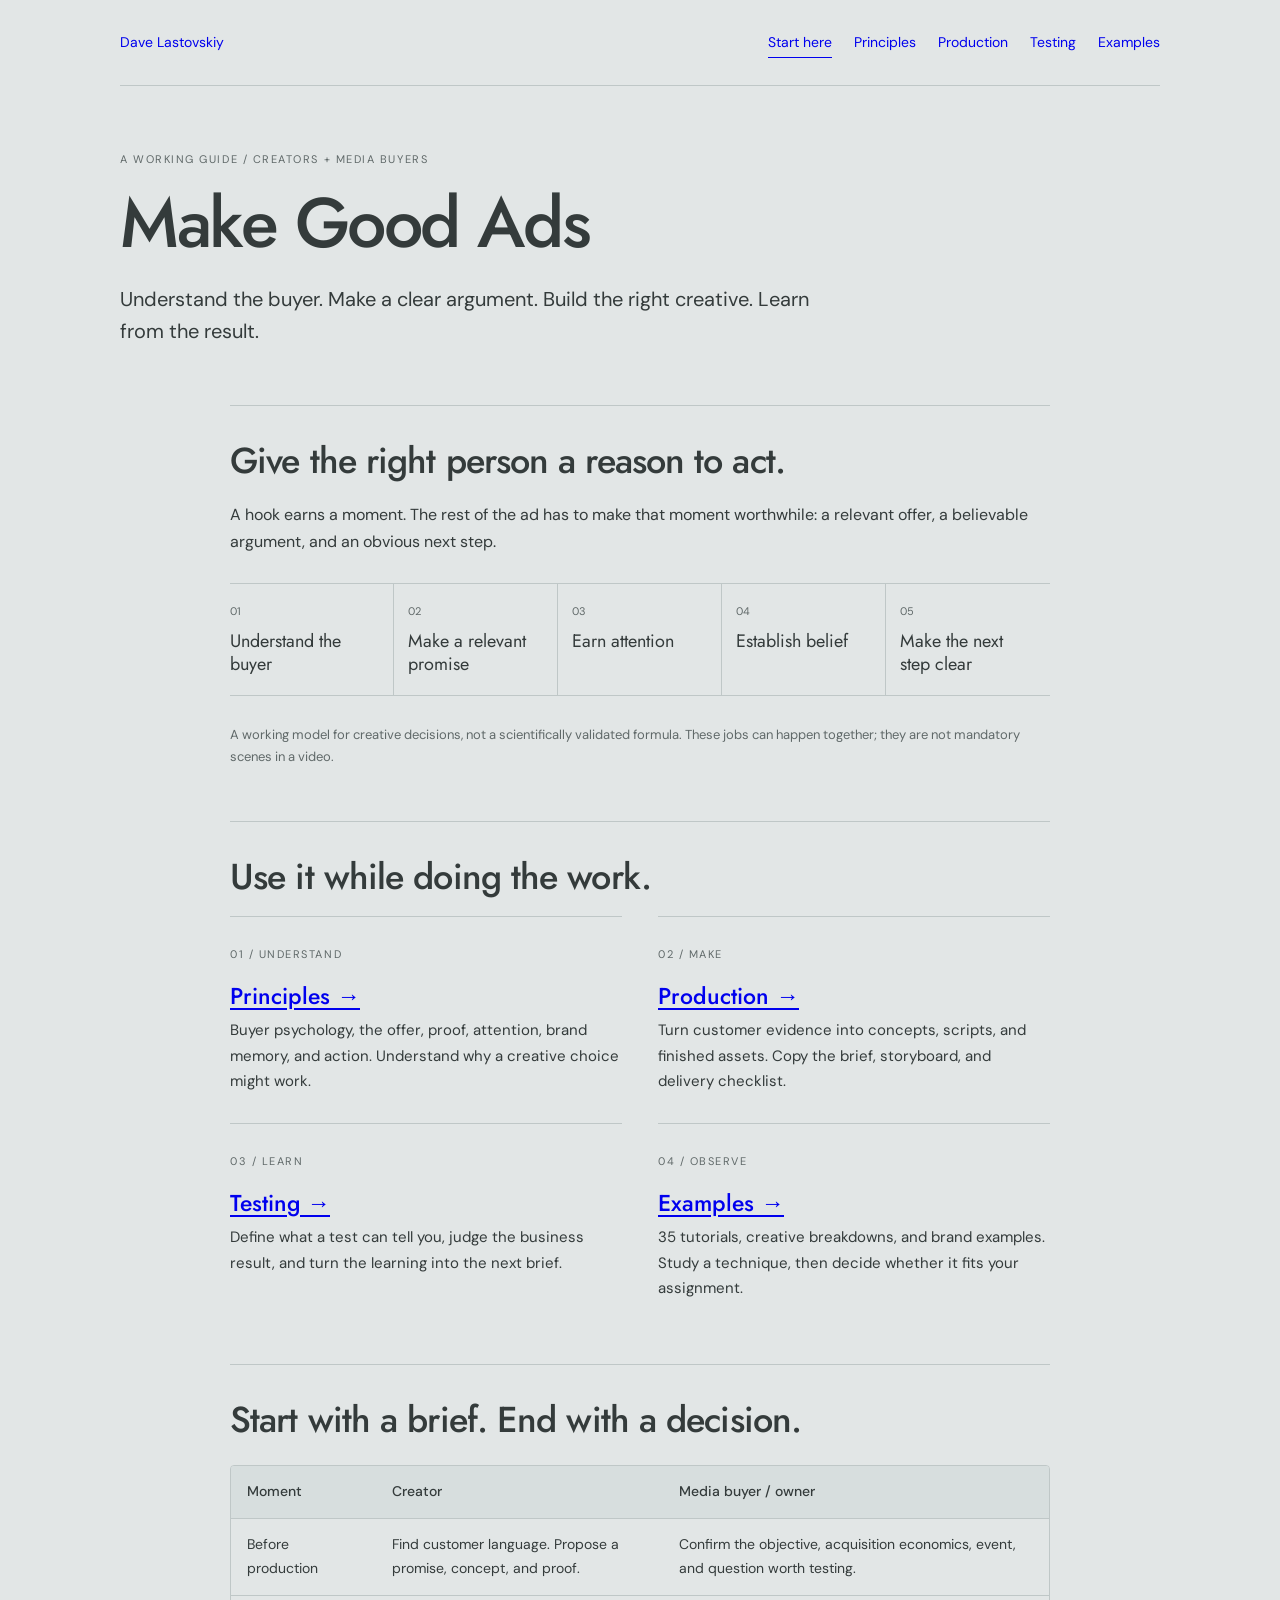
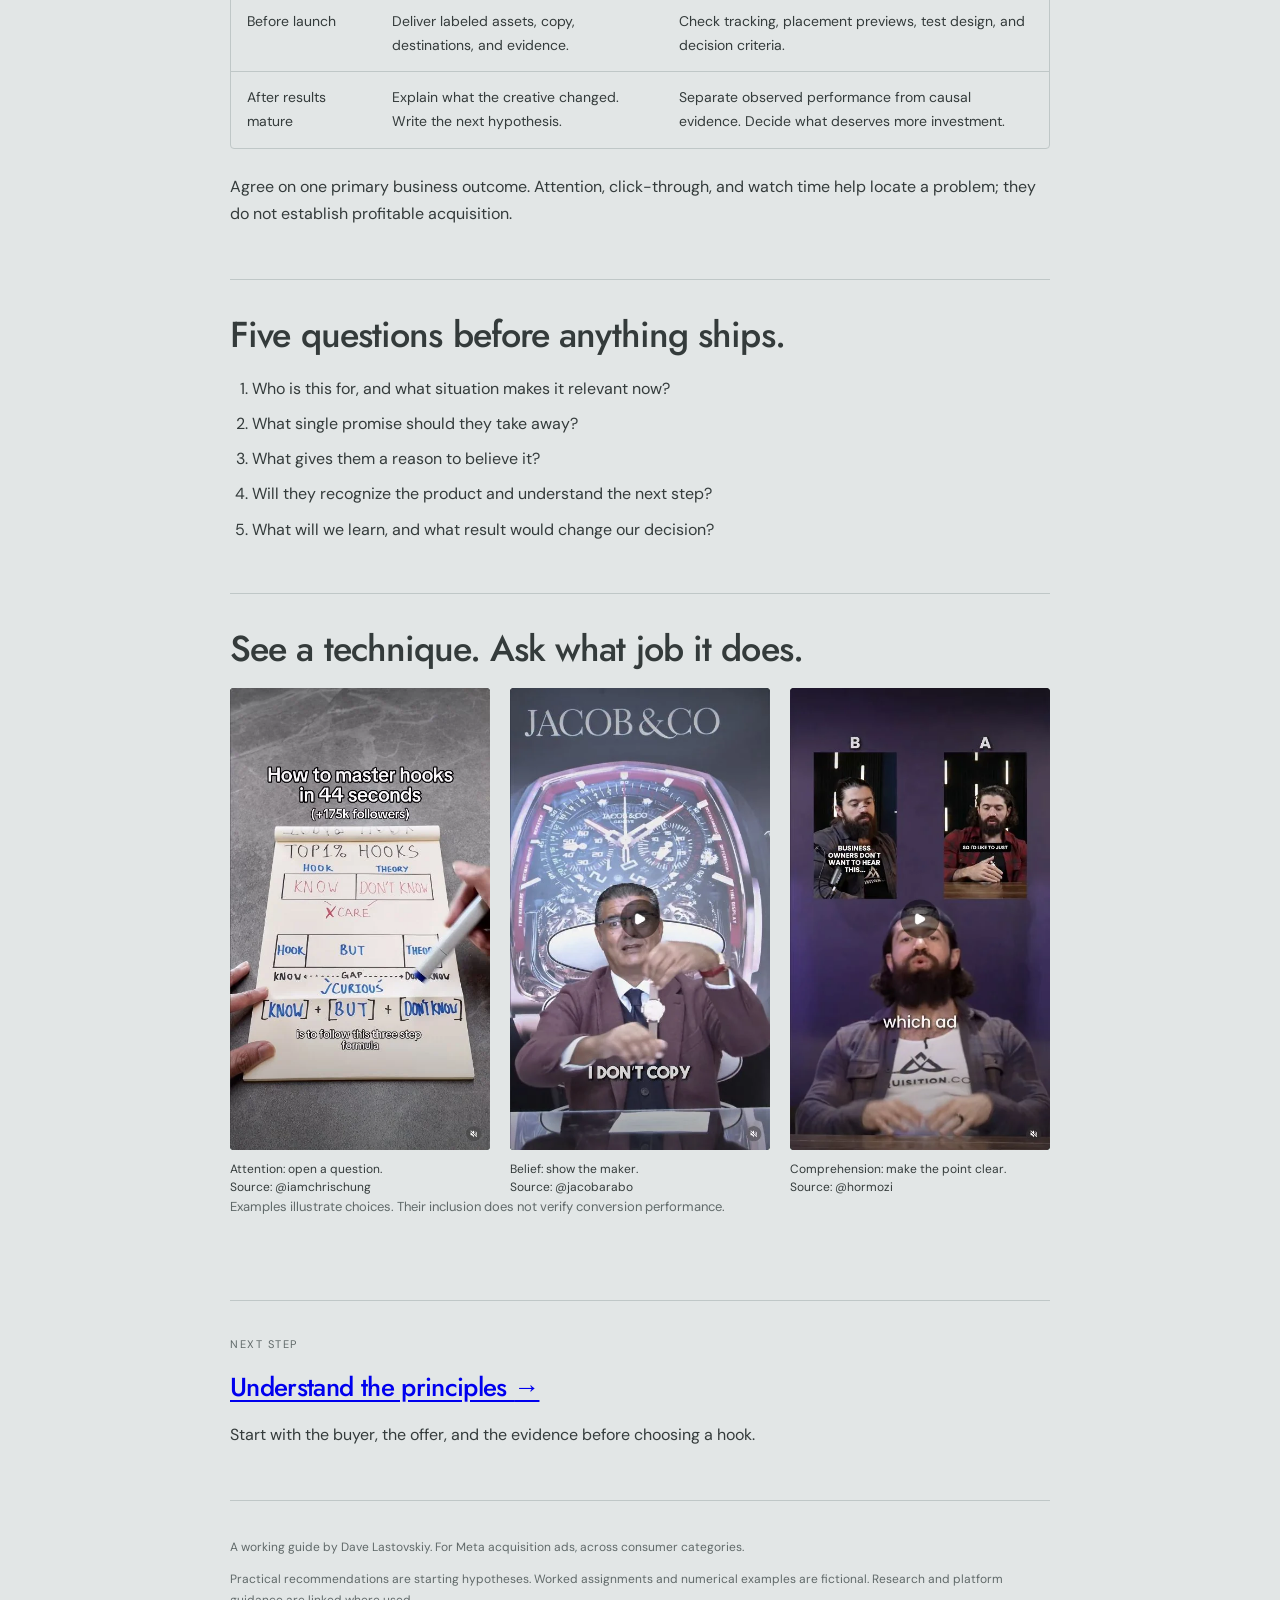
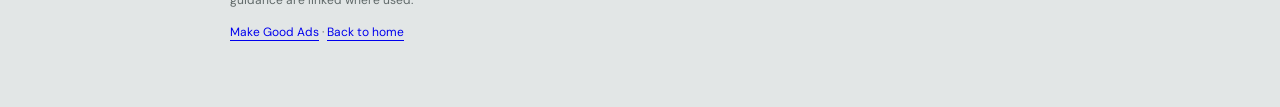
<file: make-good-ads/index.html>
<!doctype html>
<html lang="en">
<head>
<meta charset="utf-8">
<meta name="viewport" content="width=device-width, initial-scale=1">
<title>Make Good Ads | Dave Lastovskiy</title>
<meta name="description" content="A practical guide to making and testing Meta acquisition ads: principles, production, templates, and examples.">
<link rel="canonical" href="https://davelasto.com/make-good-ads/">
<meta property="og:type" content="website">
<meta property="og:title" content="Make Good Ads">
<meta property="og:description" content="A practical guide to making and testing Meta acquisition ads: principles, production, templates, and examples.">
<meta property="og:url" content="https://davelasto.com/make-good-ads/">
<meta property="og:site_name" content="Dave Lastovskiy">
<meta property="og:image" content="https://davelasto.com/how-to-make-good-ads-hooks-curiosity/assets/social.jpg">
<meta property="og:image:alt" content="Make Good Ads — a practical guide for creators and media buyers.">
<meta name="twitter:card" content="summary_large_image">
<meta name="twitter:title" content="Make Good Ads">
<meta name="twitter:description" content="A practical guide to making and testing Meta acquisition ads: principles, production, templates, and examples.">
<meta name="twitter:image" content="https://davelasto.com/how-to-make-good-ads-hooks-curiosity/assets/social.jpg">
<link rel="preconnect" href="https://fonts.googleapis.com">
<link rel="preconnect" href="https://fonts.gstatic.com" crossorigin>
<link href="https://fonts.googleapis.com/css2?family=Jost:wght@400;500;700&family=DM+Sans:wght@400;500&display=swap" rel="stylesheet">
<link rel="stylesheet" href="/make-good-ads/guide.css">
<script src="/make-good-ads/guide.js" defer></script>
</head>
<body class="guide-page">
<a class="guide-skip" href="#content">Skip to content</a>
<div class="guide-top"><a class="guide-owner" href="/">Dave Lastovskiy</a><nav class="guide-nav" aria-label="Make Good Ads"><a href="/make-good-ads/" aria-current="page">Start here</a><a href="/make-good-ads/principles/">Principles</a><a href="/make-good-ads/production/">Production</a><a href="/make-good-ads/testing/">Testing</a><a href="/how-to-make-good-ads-hooks-curiosity/">Examples</a></nav></div>
<header class="guide-header"><p class="guide-eyebrow">A working guide / Creators + media buyers</p><h1>Make Good Ads</h1><p class="guide-intro">Understand the buyer. Make a clear argument. Build the right creative. Learn from the result.</p></header>
<main id="content" class="guide-main">
<section aria-labelledby="model"><h2 id="model">Give the right person a reason to act.</h2>
<p>A hook earns a moment. The rest of the ad has to make that moment worthwhile: a relevant offer, a believable argument, and an obvious next step.</p>
<ol class="guide-model" aria-label="A practical model for making ads"><li><span>01</span>Understand the buyer</li><li><span>02</span>Make a relevant promise</li><li><span>03</span>Earn attention</li><li><span>04</span>Establish belief</li><li><span>05</span>Make the next step clear</li></ol>
<p class="small">A working model for creative decisions, not a scientifically validated formula. These jobs can happen together; they are not mandatory scenes in a video.</p></section>
<section aria-labelledby="use"><h2 id="use">Use it while doing the work.</h2><div class="guide-links">
<article class="guide-link"><span class="guide-eyebrow">01 / Understand</span><h3><a href="/make-good-ads/principles/">Principles →</a></h3><p>Buyer psychology, the offer, proof, attention, brand memory, and action. Understand why a creative choice might work.</p></article>
<article class="guide-link"><span class="guide-eyebrow">02 / Make</span><h3><a href="/make-good-ads/production/">Production →</a></h3><p>Turn customer evidence into concepts, scripts, and finished assets. Copy the brief, storyboard, and delivery checklist.</p></article>
<article class="guide-link"><span class="guide-eyebrow">03 / Learn</span><h3><a href="/make-good-ads/testing/">Testing →</a></h3><p>Define what a test can tell you, judge the business result, and turn the learning into the next brief.</p></article>
<article class="guide-link"><span class="guide-eyebrow">04 / Observe</span><h3><a href="/how-to-make-good-ads-hooks-curiosity/">Examples →</a></h3><p>35 tutorials, creative breakdowns, and brand examples. Study a technique, then decide whether it fits your assignment.</p></article>
</div></section>
<section aria-labelledby="assignment"><h2 id="assignment">Start with a brief. End with a decision.</h2>
<div class="table-scroll" tabindex="0" role="region" aria-label="Creator and media buyer workflow"><table><thead><tr><th>Moment</th><th>Creator</th><th>Media buyer / owner</th></tr></thead><tbody>
<tr><td>Before production</td><td>Find customer language. Propose a promise, concept, and proof.</td><td>Confirm the objective, acquisition economics, event, and question worth testing.</td></tr>
<tr><td>Before launch</td><td>Deliver labeled assets, copy, destinations, and evidence.</td><td>Check tracking, placement previews, test design, and decision criteria.</td></tr>
<tr><td>After results mature</td><td>Explain what the creative changed. Write the next hypothesis.</td><td>Separate observed performance from causal evidence. Decide what deserves more investment.</td></tr>
</tbody></table></div>
<p>Agree on one primary business outcome. Attention, click-through, and watch time help locate a problem; they do not establish profitable acquisition.</p></section>
<section aria-labelledby="quick-check"><h2 id="quick-check">Five questions before anything ships.</h2><ol><li>Who is this for, and what situation makes it relevant now?</li><li>What single promise should they take away?</li><li>What gives them a reason to believe it?</li><li>Will they recognize the product and understand the next step?</li><li>What will we learn, and what result would change our decision?</li></ol></section>
<section aria-labelledby="observe"><h2 id="observe">See a technique. Ask what job it does.</h2><div class="guide-examples">
<figure><a href="/how-to-make-good-ads-hooks-curiosity/#ad-Deb7hcGMBnZ"><img src="/how-to-make-good-ads-hooks-curiosity/assets/Deb7hcGMBnZ.webp" width="480" height="854" loading="lazy" alt="Chris Chung's notebook diagram of a curiosity gap."></a><figcaption>Attention: open a question.<br>Source: @iamchrischung</figcaption></figure>
<figure><a href="/how-to-make-good-ads-hooks-curiosity/#ad-DQhAHapAExy"><img src="/how-to-make-good-ads-hooks-curiosity/assets/DQhAHapAExy.webp" width="480" height="854" loading="lazy" alt="Jacob Arabo discussing his watch designs."></a><figcaption>Belief: show the maker.<br>Source: @jacobarabo</figcaption></figure>
<figure><a href="/how-to-make-good-ads-hooks-curiosity/#ad-DU5_RFTji5j"><img src="/how-to-make-good-ads-hooks-curiosity/assets/DU5_RFTji5j.webp" width="480" height="854" loading="lazy" alt="Alex Hormozi comparing two ad openings."></a><figcaption>Comprehension: make the point clear.<br>Source: @hormozi</figcaption></figure>
</div><p class="small">Examples illustrate choices. Their inclusion does not verify conversion performance.</p></section>

<aside class="guide-next"><span class="guide-eyebrow">Next step</span><h2><a href="/make-good-ads/principles/">Understand the principles <span aria-hidden="true">→</span></a></h2><p>Start with the buyer, the offer, and the evidence before choosing a hook.</p></aside>
</main>
<footer class="guide-footer"><p>A working guide by Dave Lastovskiy. For Meta acquisition ads, across consumer categories.</p><p>Practical recommendations are starting hypotheses. Worked assignments and numerical examples are fictional. Research and platform guidance are linked where used.</p><a href="/make-good-ads/">Make Good Ads</a> · <a href="/">Back to home</a></footer>
<!-- Cloudflare Web Analytics --><script type="module" src="https://static.cloudflareinsights.com/beacon.min.js" data-cf-beacon='{"token": "f44d2b217029462cb561402724c900af"}'></script><!-- End Cloudflare Web Analytics -->
</body>
</html>
</file>
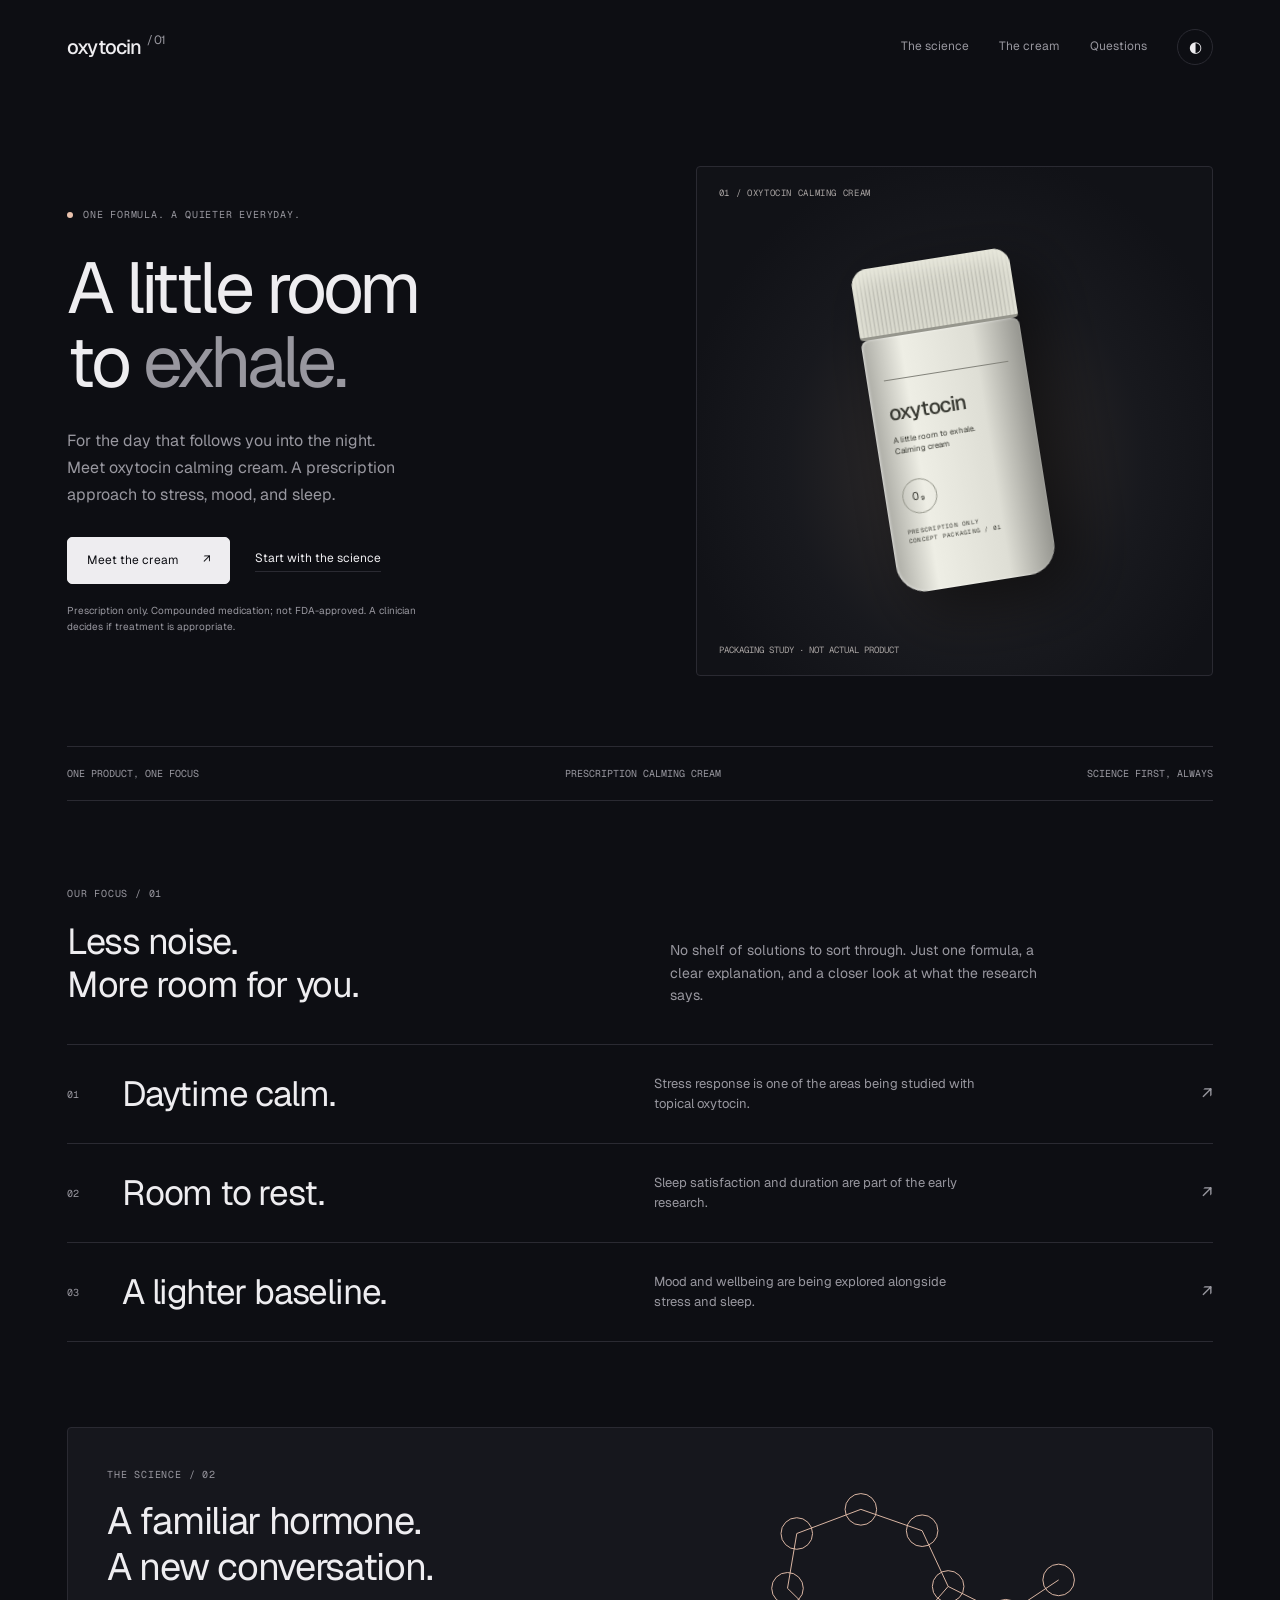
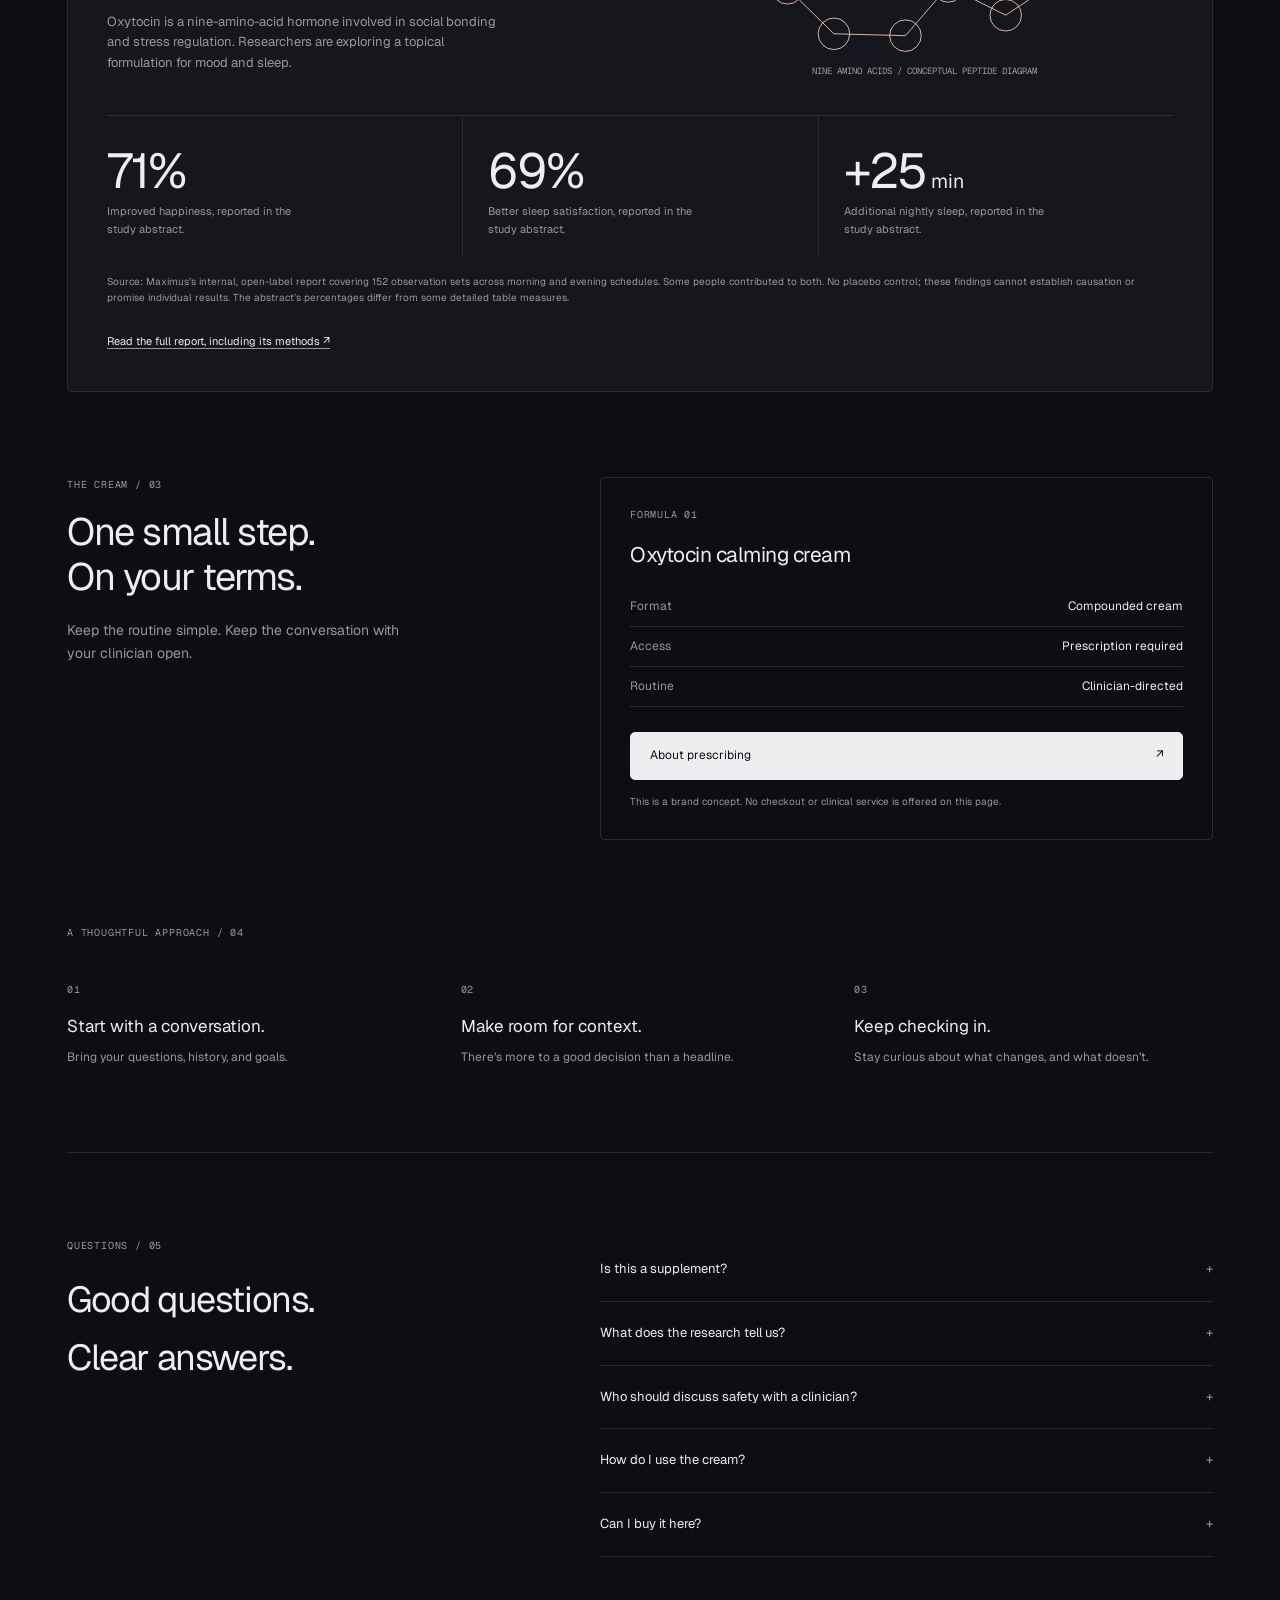
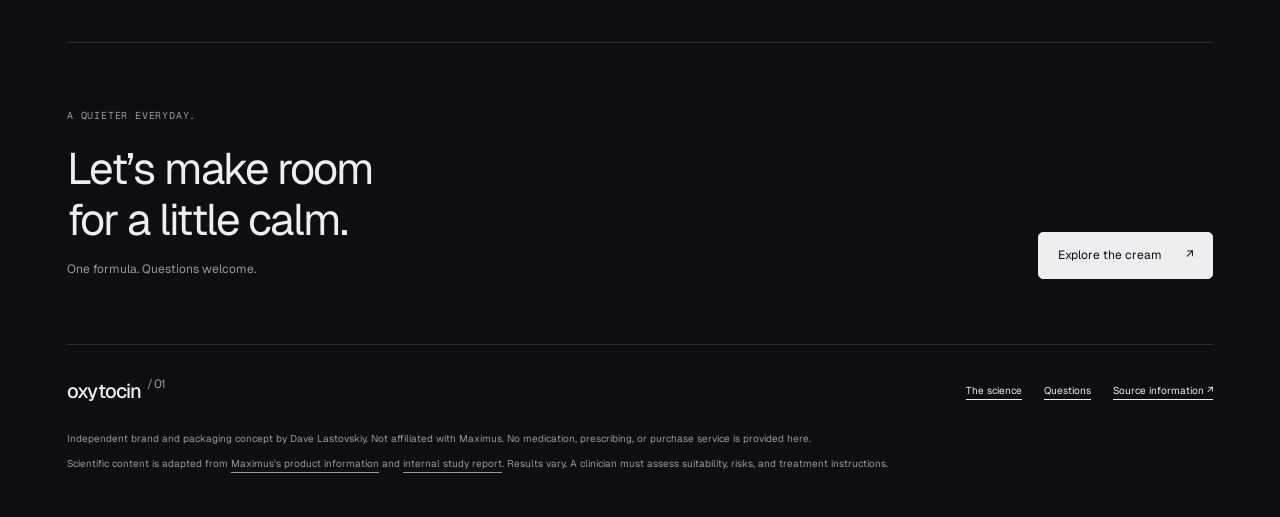
<file: oxytocin/index.html>
<!doctype html>
<html lang="en" data-theme="dark">
<head>
<meta charset="utf-8"><meta name="viewport" content="width=device-width, initial-scale=1"><meta name="robots" content="noindex,nofollow">
<title>Oxytocin — A little room to exhale.</title><meta name="description" content="A single-product brand concept for prescription oxytocin cream. Explore the science of calm.">
<link rel="preconnect" href="https://fonts.googleapis.com"><link rel="preconnect" href="https://fonts.gstatic.com" crossorigin><link href="https://fonts.googleapis.com/css2?family=Geist:wght@400;500;600&family=Geist+Mono:wght@400&display=swap" rel="stylesheet">
<style>
:root{color-scheme:dark;--bg:#0d0e13;--fg:#eeedf0;--muted:#98979f;--line:#2a2a32;--panel:#16171d;--accent:#e9c2ad;--on-accent:#201913}html[data-theme=light]{color-scheme:light;--bg:#f6f4ef;--fg:#202124;--muted:#66676b;--line:#d9d6cf;--panel:#edeae3;--accent:#5d4b40;--on-accent:#fff}*{box-sizing:border-box}html{scroll-behavior:smooth;scroll-padding-top:100px}body{margin:0;background:var(--bg);color:var(--fg);font-family:Geist,Arial,sans-serif;font-size:15px;line-height:1.6;-webkit-font-smoothing:antialiased}a{color:inherit;text-underline-offset:5px}button{font:inherit;color:inherit;cursor:pointer}a:focus-visible,button:focus-visible,summary:focus-visible{outline:2px solid var(--accent);outline-offset:5px}.skip{position:absolute;top:-80px;background:var(--bg);padding:15px;z-index:10}.skip:focus{top:0}.shell{max-width:1210px;margin:auto;padding:0 32px}.nav{display:flex;justify-content:space-between;align-items:center;height:94px;gap:24px}.brand{text-decoration:none;font-size:20px;font-weight:500;letter-spacing:-.8px}.brand span{font-weight:400;color:var(--muted);font-size:12px;vertical-align:top;margin-left:3px}.navlinks{display:flex;align-items:center;gap:30px}.navlinks a{text-decoration:none;font-size:12px;color:var(--muted)}.navlinks a:hover{color:var(--fg)}.theme{width:36px;height:36px;border:1px solid var(--line);border-radius:50%;background:transparent;display:grid;place-items:center}.theme:hover{background:var(--panel)}.micro{font:10px/1.6 'Geist Mono',monospace;text-transform:uppercase;letter-spacing:.08em;color:var(--muted)}.hero{display:grid;grid-template-columns:1.1fr 1fr;gap:60px;padding:72px 0 70px;align-items:center}.eyebrow{display:flex;align-items:center;gap:10px;margin-bottom:28px}.dot{width:6px;height:6px;border-radius:50%;background:var(--accent)}h1,h2,h3,p{margin:0}h1{font-weight:400;font-size:clamp(45px,5.6vw,78px);letter-spacing:-3.5px;line-height:1.04;margin-bottom:27px}h1 .dim{color:var(--muted)}.intro{color:var(--muted);max-width:400px;font-size:16px;line-height:1.7}.actions{display:flex;align-items:center;gap:25px;flex-wrap:wrap;margin:29px 0 19px}.btn{display:inline-flex;align-items:center;justify-content:space-between;gap:24px;padding:13px 19px;text-decoration:none;background:var(--fg);color:var(--bg);border:1px solid var(--fg);border-radius:5px;font-size:12px}.btn:hover{background:var(--accent);border-color:var(--accent);color:var(--on-accent)}.textlink{font-size:12px;text-decoration:none;border-bottom:1px solid var(--line);padding-bottom:3px}.rx-note{font-size:10px;color:var(--muted);max-width:370px;line-height:1.6}.product-art{height:510px;position:relative;background:radial-gradient(ellipse at 52% 58%,#35302e 0%,#18191e 47%,#111217 75%);border:1px solid var(--line);overflow:hidden;border-radius:4px;display:flex;align-items:center;justify-content:center}html[data-theme=light] .product-art{background:radial-gradient(ellipse at 52% 58%,#d3bdae 0%,#eae6de 50%,#eeeae3 75%)}.art-label{position:absolute;left:22px;top:20px;font:9px 'Geist Mono',monospace;color:#a7a2a1;letter-spacing:.07em}.art-label-bottom{position:absolute;bottom:19px;left:22px;font:9px 'Geist Mono',monospace;color:#a7a2a1}.bottle-wrap{position:relative;transform:rotate(-9deg);filter:drop-shadow(22px 22px 30px #0008)}.bottle{width:160px;height:257px;background:linear-gradient(90deg,#adada6,#eeeee5 25%,#deded5 70%,#95958f);border-radius:8px 8px 29px 29px;position:relative;box-shadow:inset 1px 0 3px #fff9}.cap{width:160px;height:71px;border-radius:17px 17px 4px 4px;background:repeating-linear-gradient(90deg,#b1b1a8 0px,#e0e0d4 2px,#cacac0 4px);box-shadow:inset 0 10px 20px #e9e9dd;position:relative;z-index:1;border-bottom:3px solid #96968d}.bottle-label{position:absolute;top:42px;left:17px;right:17px;bottom:31px;border-top:1px solid #82827a;color:#373831;padding-top:16px}.bottle-label b{display:block;font-size:21px;font-weight:500;letter-spacing:-1px}.bottle-label small{font-size:8px;line-height:1.4;display:block;margin-top:5px}.bottle-label .stamp{border:1px solid #96978c;border-radius:50%;width:35px;height:35px;display:grid;place-items:center;margin:24px 0 13px;font:11px 'Geist Mono',monospace}.bottle-label .bottom{font:6px/1.5 'Geist Mono',monospace;letter-spacing:.04em}.rail{border-top:1px solid var(--line);border-bottom:1px solid var(--line);display:flex;justify-content:space-between;gap:20px;padding:20px 0}.rail span{font:10px 'Geist Mono',monospace;color:var(--muted)}.section{padding:85px 0}.section-head{display:grid;grid-template-columns:1fr 1fr;gap:60px;margin-bottom:38px}.section-head h2{font-size:36px;line-height:1.2;font-weight:400;letter-spacing:-1.3px;margin-top:18px}.section-head p{max-width:380px;color:var(--muted);font-size:14px;align-self:end}.index-row{display:grid;grid-template-columns:35px 1fr 1fr 28px;gap:20px;padding:28px 0;border-top:1px solid var(--line);align-items:center}.index-row:last-child{border-bottom:1px solid var(--line)}.index-row .n{font:10px 'Geist Mono',monospace;color:var(--muted)}.index-row h3{font-size:35px;line-height:1.2;font-weight:400;letter-spacing:-1.2px}.index-row p{color:var(--muted);font-size:13px;max-width:330px}.index-row .mark{font:18px 'Geist Mono',monospace;color:var(--muted);justify-self:end}.science{border:1px solid var(--line);background:var(--panel);padding:39px;border-radius:4px}.science h2{font-size:38px;font-weight:400;letter-spacing:-1.3px;line-height:1.2;margin:15px 0 22px}.science-grid{display:grid;grid-template-columns:1fr 1fr;gap:70px}.science p{font-size:13px;color:var(--muted);max-width:400px}.chain{display:flex;align-items:center;justify-content:center;position:relative;min-height:210px;gap:0}.chain svg{width:100%;max-width:390px;stroke:var(--accent);fill:none}.chain-caption{position:absolute;bottom:0;font:9px 'Geist Mono',monospace;color:var(--muted)}.result-grid{display:grid;grid-template-columns:repeat(3,1fr);margin-top:38px;border-top:1px solid var(--line)}.result{padding:23px 20px 18px 0}.result+.result{border-left:1px solid var(--line);padding-left:25px}.result b{font-size:49px;letter-spacing:-2px;font-weight:400;line-height:1.3;display:block}.result p{font-size:11px;max-width:210px}.study-note{font-size:10px!important;max-width:100%!important;margin:18px 0 22px!important}.study-link{font-size:11px;text-decoration:none;border-bottom:1px solid var(--muted)}.product-section{display:grid;grid-template-columns:.85fr 1.15fr;gap:80px;align-items:start}.product-title h2{font-size:38px;font-weight:400;letter-spacing:-1.5px;line-height:1.17;margin:17px 0 20px}.product-title p{color:var(--muted);font-size:14px;max-width:340px}.product-box{padding:29px;border:1px solid var(--line);border-radius:4px}.product-box .name{font-size:21px;font-weight:400;letter-spacing:-.5px;margin:15px 0}.product-box ul{list-style:none;padding:0;margin:15px 0 25px}.product-box li{padding:10px 0;border-bottom:1px solid var(--line);display:flex;justify-content:space-between;font-size:12px;color:var(--muted)}.product-box li span:last-child{color:var(--fg)}.product-box .btn{width:100%}.product-box .foot{font-size:10px;color:var(--muted);margin-top:14px}.care{display:grid;grid-template-columns:repeat(3,1fr);gap:35px;margin-top:35px}.care h3{font-size:17px;font-weight:400;margin:13px 0 8px}.care p{font-size:12px;color:var(--muted)}.faq{display:grid;grid-template-columns:.85fr 1.15fr;gap:80px;border-top:1px solid var(--line)}.faq h2{font-size:36px;font-weight:400;letter-spacing:-1.4px;margin-top:17px}details{border-bottom:1px solid var(--line)}summary{cursor:pointer;list-style:none;padding:21px 0;display:flex;justify-content:space-between;gap:20px;font-size:13px}summary::-webkit-details-marker{display:none}summary:after{content:'+';color:var(--muted)}details[open] summary:after{content:'−'}details p{color:var(--muted);font-size:12px;line-height:1.7;padding-bottom:22px}.closing{border-top:1px solid var(--line);border-bottom:1px solid var(--line);padding:65px 0;display:flex;align-items:end;justify-content:space-between;gap:25px}.closing h2{font-size:44px;line-height:1.15;font-weight:400;letter-spacing:-1.9px}.closing p{color:var(--muted);font-size:12px;margin:15px 0 0}.footer{padding:30px 0 45px}.footer-row{display:flex;justify-content:space-between;gap:25px;align-items:center;margin-bottom:24px}.footer-links{display:flex;gap:22px;font-size:10px}.footer p{font-size:10px;color:var(--muted);max-width:850px;margin-top:9px}dialog{background:var(--bg);color:var(--fg);border:1px solid var(--line);border-radius:6px;padding:30px;max-width:470px;width:calc(100% - 40px)}dialog::backdrop{background:#000a}dialog h2{font-weight:400;font-size:28px;letter-spacing:-1px;margin:20px 0}dialog p{color:var(--muted);font-size:13px;margin-bottom:22px}.dialog-close{float:right;background:none;border:none;font-size:20px;padding:4px 9px}.dialog-source{font-size:12px}body:has(dialog[open]){overflow:hidden}@media(max-width:800px){.hero{gap:30px}.hero h1{font-size:54px;letter-spacing:-2.5px}.product-art{height:420px}.navlinks{gap:18px}.section-head,.science-grid{gap:30px}.index-row h3{font-size:28px}.product-section,.faq{gap:35px}.rail span{font-size:8px}.result b{font-size:40px}}@media(max-width:600px){.shell{padding:0 22px}.nav{height:78px}.navlinks>a{display:none}.navlinks{gap:12px}.brand{font-size:18px}.hero{grid-template-columns:1fr;padding:38px 0 35px;gap:35px}.hero h1{font-size:52px}.product-art{height:390px}.eyebrow{margin-bottom:22px}.intro{font-size:15px}.rail{gap:12px;flex-wrap:wrap}.rail span{font-size:9px}.section{padding:52px 0}.section-head{grid-template-columns:1fr;gap:20px;margin-bottom:30px}.section-head h2{font-size:31px}.index-row{grid-template-columns:22px 1fr 20px;gap:12px;padding:23px 0}.index-row h3{font-size:29px}.index-row p{grid-column:2;max-width:100%;font-size:12px}.index-row .mark{grid-column:3;grid-row:1}.science{padding:25px 21px}.science-grid{grid-template-columns:1fr;gap:15px}.science h2{font-size:31px}.chain{min-height:160px}.result-grid{grid-template-columns:1fr}.result{display:flex;gap:25px;align-items:center;padding:20px 0}.result+.result{border-left:0;border-top:1px solid var(--line);padding-left:0}.result b{font-size:42px;min-width:95px}.product-section,.faq{grid-template-columns:1fr;gap:28px}.product-box{padding:24px}.product-title h2{font-size:33px}.care{grid-template-columns:1fr;gap:24px}.closing{align-items:start;flex-direction:column;padding:45px 0}.closing h2{font-size:37px}.footer-row{align-items:start;flex-direction:column}.footer-links{flex-wrap:wrap}.chain-caption{font-size:8px}}@media(prefers-reduced-motion:reduce){html{scroll-behavior:auto}}
</style></head>
<body>
<a class="skip" href="#main">Skip to content</a>
<div class="shell"><header class="nav"><a class="brand" href="#main">oxytocin<span> / 01</span></a><nav class="navlinks" aria-label="Main navigation"><a href="#science">The science</a><a href="#cream">The cream</a><a href="#questions">Questions</a><button class="theme" aria-label="Switch to light theme" title="Change theme"><span aria-hidden="true">◐</span></button></nav></header>
<main id="main">
<section class="hero"><div><div class="eyebrow micro"><span class="dot"></span>One formula. A quieter everyday.</div><h1>A little room<br>to <span class="dim">exhale.</span></h1><p class="intro">For the day that follows you into the night.<br>Meet oxytocin calming cream. A prescription approach to stress, mood, and sleep.</p><div class="actions"><a class="btn" href="#cream">Meet the cream <span aria-hidden="true">↗</span></a><a class="textlink" href="#science">Start with the science</a></div><p class="rx-note">Prescription only. Compounded medication; not FDA-approved. A clinician decides if treatment is appropriate.</p></div><div class="product-art" role="img" aria-label="Concept packaging illustration: a cream container labeled Oxytocin"><span class="art-label">01 / OXYTOCIN CALMING CREAM</span><div class="bottle-wrap" aria-hidden="true"><div class="cap"></div><div class="bottle"><div class="bottle-label"><b>oxytocin</b><small>A little room to exhale.<br>Calming cream</small><div class="stamp">O₉</div><div class="bottom">PRESCRIPTION ONLY<br>CONCEPT PACKAGING / 01</div></div></div></div><span class="art-label-bottom">PACKAGING STUDY · NOT ACTUAL PRODUCT</span></div></section>
<div class="rail"><span>ONE PRODUCT, ONE FOCUS</span><span>PRESCRIPTION CALMING CREAM</span><span>SCIENCE FIRST, ALWAYS</span></div>
<section class="section" aria-labelledby="focus"><div class="section-head"><div><div class="micro">Our focus / 01</div><h2 id="focus">Less noise.<br>More room for you.</h2></div><p>No shelf of solutions to sort through. Just one formula, a clear explanation, and a closer look at what the research says.</p></div><div class="index-row"><span class="n">01</span><h3>Daytime calm.</h3><p>Stress response is one of the areas being studied with topical oxytocin.</p><span class="mark">↗</span></div><div class="index-row"><span class="n">02</span><h3>Room to rest.</h3><p>Sleep satisfaction and duration are part of the early research.</p><span class="mark">↗</span></div><div class="index-row"><span class="n">03</span><h3>A lighter baseline.</h3><p>Mood and wellbeing are being explored alongside stress and sleep.</p><span class="mark">↗</span></div></section>
<section id="science" class="science" aria-labelledby="science-title"><div class="science-grid"><div><div class="micro">The science / 02</div><h2 id="science-title">A familiar hormone.<br>A new conversation.</h2><p>Oxytocin is a nine-amino-acid hormone involved in social bonding and stress regulation. Researchers are exploring a topical formulation for mood and sleep.</p></div><div class="chain" aria-hidden="true"><svg viewBox="0 0 420 210"><path d="M73 63 L142 37 L208 60 L236 120 L190 173 L113 171 L63 122 Z M236 120 L298 151 L355 113" stroke-width="1"/><circle cx="73" cy="63" r="17"/><circle cx="142" cy="37" r="17"/><circle cx="208" cy="60" r="17"/><circle cx="236" cy="120" r="17"/><circle cx="190" cy="173" r="17"/><circle cx="113" cy="171" r="17"/><circle cx="63" cy="122" r="17"/><circle cx="298" cy="151" r="17"/><circle cx="355" cy="113" r="17"/></svg><span class="chain-caption">NINE AMINO ACIDS / CONCEPTUAL PEPTIDE DIAGRAM</span></div></div>
<div class="result-grid"><div class="result"><b>71%</b><p>Improved happiness, reported in the study abstract.</p></div><div class="result"><b>69%</b><p>Better sleep satisfaction, reported in the study abstract.</p></div><div class="result"><b>+25<span style="font-size:.4em;letter-spacing:0"> min</span></b><p>Additional nightly sleep, reported in the study abstract.</p></div></div><p class="study-note">Source: Maximus’s internal, open-label report covering 152 observation sets across morning and evening schedules. Some people contributed to both. No placebo control; these findings cannot establish causation or promise individual results. The abstract’s percentages differ from some detailed table measures.</p><a class="study-link" href="https://www.maximustribe.com/white-paper-oxytocin" target="_blank" rel="noopener">Read the full report, including its methods ↗</a></section>
<section id="cream" class="section product-section"><div class="product-title"><div class="micro">The cream / 03</div><h2>One small step.<br>On your terms.</h2><p>Keep the routine simple. Keep the conversation with your clinician open.</p></div><div class="product-box"><div class="micro">Formula 01</div><h3 class="name">Oxytocin calming cream</h3><ul><li><span>Format</span><span>Compounded cream</span></li><li><span>Access</span><span>Prescription required</span></li><li><span>Routine</span><span>Clinician-directed</span></li></ul><button class="btn" data-prescribing>About prescribing <span aria-hidden="true">↗</span></button><p class="foot">This is a brand concept. No checkout or clinical service is offered on this page.</p></div></section>
<section class="section" style="padding-top:0"><div class="micro">A thoughtful approach / 04</div><div class="care"><article><span class="micro">01</span><h3>Start with a conversation.</h3><p>Bring your questions, history, and goals.</p></article><article><span class="micro">02</span><h3>Make room for context.</h3><p>There’s more to a good decision than a headline.</p></article><article><span class="micro">03</span><h3>Keep checking in.</h3><p>Stay curious about what changes, and what doesn’t.</p></article></div></section>
<section id="questions" class="section faq"><div><div class="micro">Questions / 05</div><h2>Good questions.<br>Clear answers.</h2></div><div><details><summary>Is this a supplement?</summary><p>No. The source product is a compounded prescription medication. It is not FDA-approved for safety, efficacy, or quality.</p></details><details><summary>What does the research tell us?</summary><p>The early report tracks changes in self-reported outcomes. An uncontrolled study can identify signals for further research, but cannot separate a treatment effect from expectations or other changes.</p></details><details><summary>Who should discuss safety with a clinician?</summary><p>Everyone considering treatment. Maximus advises against use during pregnancy and flags heart failure, kidney disease, low sodium, and fluid-balance conditions for medical review. This is not a complete safety list.</p></details><details><summary>How do I use the cream?</summary><p>Follow your prescribing clinician’s instructions. The source page contains differing application descriptions, so this concept does not provide a dose or application protocol.</p></details><details><summary>Can I buy it here?</summary><p>No. This is an independent concept homepage. You can <a href="https://www.maximustribe.com/oxytocin-calming-cream" target="_blank" rel="noopener">review the source product at Maximus</a>.</p></details></div></section>
<section class="closing"><div><div class="micro" style="margin-bottom:20px">A quieter everyday.</div><h2>Let’s make room<br>for a little calm.</h2><p>One formula. Questions welcome.</p></div><a class="btn" href="#cream">Explore the cream <span aria-hidden="true">↗</span></a></section>
</main><footer class="footer"><div class="footer-row"><a class="brand" href="#main">oxytocin<span> / 01</span></a><div class="footer-links"><a href="#science">The science</a><a href="#questions">Questions</a><a href="https://www.maximustribe.com/oxytocin-calming-cream" target="_blank" rel="noopener">Source information ↗</a></div></div><p>Independent brand and packaging concept by Dave Lastovskiy. Not affiliated with Maximus. No medication, prescribing, or purchase service is provided here.</p><p>Scientific content is adapted from <a href="https://www.maximustribe.com/oxytocin-calming-cream">Maximus’s product information</a> and <a href="https://www.maximustribe.com/white-paper-oxytocin">internal study report</a>. Results vary. A clinician must assess suitability, risks, and treatment instructions.</p></footer></div>
<dialog id="prescribing"><button class="dialog-close" aria-label="Close prescribing information">×</button><div class="micro">Prescription information</div><h2>Start with a clinician.</h2><p>This concept does not prescribe or sell medication. For the source product’s availability and clinical evaluation process, visit Maximus. Opening that link does not submit an assessment or purchase anything.</p><a class="dialog-source" href="https://www.maximustribe.com/oxytocin-calming-cream" target="_blank" rel="noopener">Review the source product ↗</a></dialog>
<script>
const theme=document.querySelector('.theme');let saved;try{saved=localStorage.getItem('oxytocin-theme')}catch(e){}if(saved==='light')document.documentElement.dataset.theme='light';function themeLabel(){theme.setAttribute('aria-label','Switch to '+(document.documentElement.dataset.theme==='dark'?'light':'dark')+' theme')}themeLabel();theme.addEventListener('click',()=>{const next=document.documentElement.dataset.theme==='dark'?'light':'dark';document.documentElement.dataset.theme=next;try{localStorage.setItem('oxytocin-theme',next)}catch(e){}themeLabel()});const dialog=document.querySelector('#prescribing');document.querySelectorAll('[data-prescribing]').forEach(b=>b.addEventListener('click',()=>dialog.showModal()));document.querySelector('.dialog-close').addEventListener('click',()=>dialog.close());dialog.addEventListener('click',e=>{if(e.target===dialog){const r=dialog.getBoundingClientRect();if(e.clientX<r.left||e.clientX>r.right||e.clientY<r.top||e.clientY>r.bottom)dialog.close()}});
</script><!-- Cloudflare Web Analytics --><script type='module' src='https://static.cloudflareinsights.com/beacon.min.js' data-cf-beacon='{"token": "f44d2b217029462cb561402724c900af"}'></script><!-- End Cloudflare Web Analytics -->
</body></html>
</file>
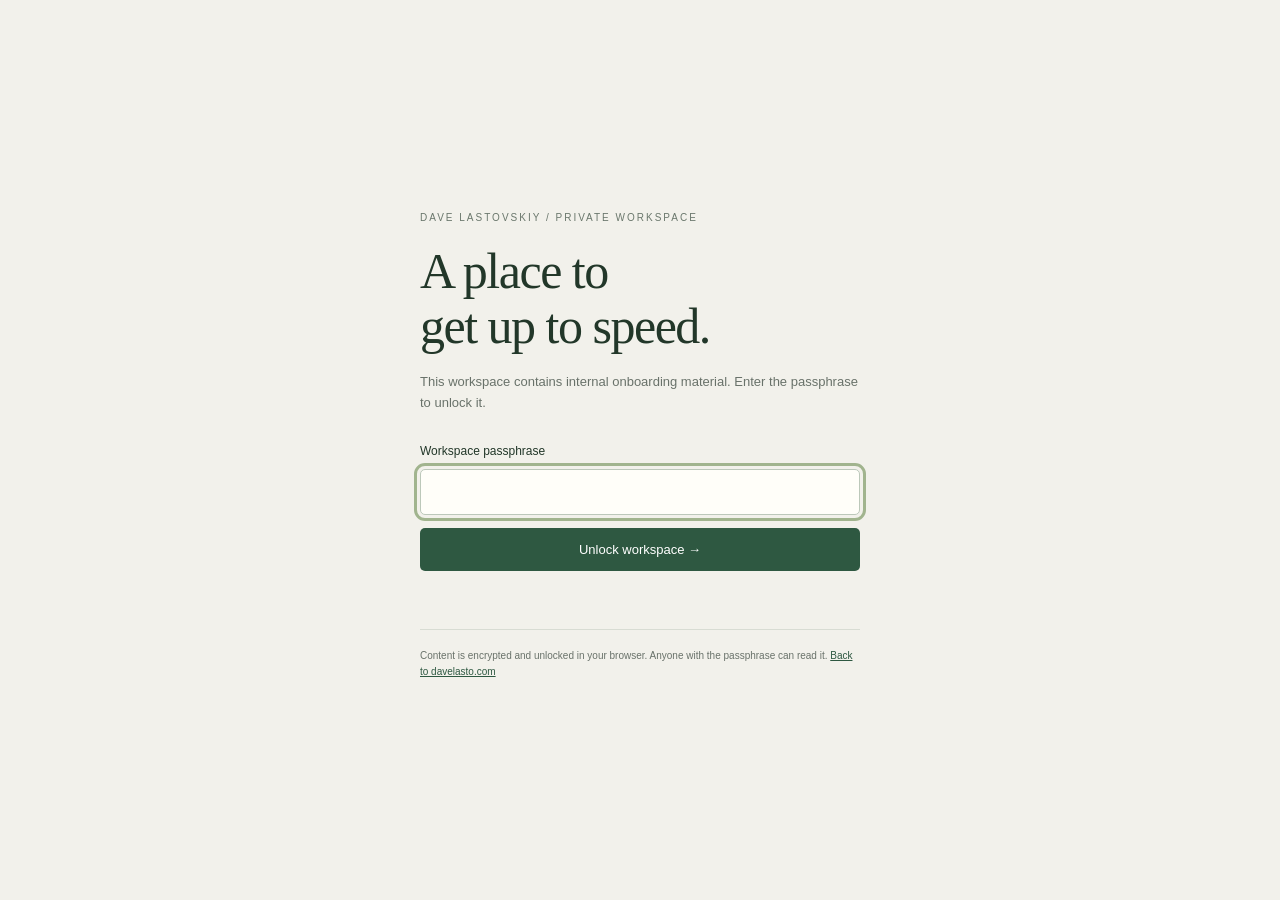
<file: solius/index.html>
<!doctype html><html lang="en"><head><meta charset="utf-8"><meta name="viewport" content="width=device-width,initial-scale=1"><meta name="robots" content="noindex,nofollow,noarchive"><meta name="referrer" content="no-referrer"><title>Private workspace | Dave Lastovskiy</title><style>:root{color-scheme:light}*{box-sizing:border-box}body{margin:0;background:#f2f1eb;color:#223729;font:15px/1.6 Arial,sans-serif;display:grid;place-items:center;min-height:100vh;padding:24px}main{width:min(440px,100%)}.kicker{font-size:10px;letter-spacing:2px;text-transform:uppercase;color:#6a776c}h1{font:normal 50px/1.1 Georgia,serif;letter-spacing:-1.5px;margin:18px 0}p{color:#69726a;font-size:13px}label{display:block;font-size:12px;margin:28px 0 8px}input{width:100%;font:16px Arial,sans-serif;padding:13px;border:1px solid #bcc8ba;border-radius:5px;background:#fffef9}button{width:100%;margin-top:13px;background:#2e5841;color:white;border:0;border-radius:5px;padding:14px;font-size:13px;cursor:pointer}button:disabled{opacity:.6}a{color:#2e5841}input:focus-visible,button:focus-visible{outline:3px solid #a1b48e;outline-offset:3px}.error{color:#93492a;min-height:23px;font-size:12px}.foot{font-size:10px;margin-top:35px;border-top:1px solid #d8dcd3;padding-top:18px}</style></head><body><main><div class="kicker">Dave Lastovskiy / Private workspace</div><h1>A place to<br>get up to speed.</h1><p>This workspace contains internal onboarding material. Enter the passphrase to unlock it.</p><form id="unlock"><label for="password">Workspace passphrase</label><input id="password" type="password" autocomplete="off" required autofocus><button id="button" type="submit">Unlock workspace →</button><div class="error" id="error" role="status" aria-live="polite"></div></form><p class="foot">Content is encrypted and unlocked in your browser. Anyone with the passphrase can read it. <a href="/">Back to davelasto.com</a></p></main><script>const bundle={"salt":"W6mJFWMVIEHoGeY039UW/g==","iv":"qKc0RWhnuWHZTRey","ciphertext":"MTAf7WlrKVUxDjW15fbMNCfOeEhQE4u5+QEgVSXySd/vgBekQBZQH2qMYkQ4niYSrAdmLsG+79KEKqAsN63uDAMazDltOIKtWCK2NjcaluuXcv/[base64]/OASSf7zdLGBNzsARC9y0HCW/[base64]/b+UaZUBqg9aNUH2ZAIzqji17iVW1VemKgGDxEyhz7wJ/[base64]/WJNSE9qd5/uWSlcVA/yyCFzthPTo1LjrfGXEzoeA+QtSa8iXbpT+8L5BOB8Tnf5/pf34/P9y18WTgoP1boAqkytpWpYgWZr0GL3R7JFLonGHsCJbcb34E/SOcsssMpMSvkttYJDuhn4NwDfd71om0+I1mDNohAo9d4oliwtCRRDuQNXyyYH6wMm/w/6dm5XNFu4qcy8YsmJb1jB4kdlnzjM661W14blXKqJK1eHh/pj0/EPh0CDsDAjDJ/w+Bxil13TwSEO8csheVJarSpf9iEPRm9OM//fvqMoDKcsutcaWCCBPpvCiLQQkriy72oWd1M8MrHoOc6SyI/[base64]/[base64]/onw3VwBaFnvLiTf12gJW2fjg9DABMvz64i1u5K5vm+XLJEMd0VCfeBRRQrR58Qzcc4VMGPkIF4P54b1TZsOb1cWX9hLBA1WNLC2nntE8Pu24UUPDPDnuwsRPytq8A8C/ROUoDffIooagaSGrDIGF4HBHXhUZT9IrDUshkN57kvkaf/[base64]/MAnAmt2WyyXum24+OA3/dDvyh6SLhNvOr95+VExo/9UVqZdqAbC6QM0w5obfNegW6GGSeBZza2EV+/3/O/MH+5HTKhMCHcgPl3rzPQA5feYUNjx6BTozE63c7O3EGxmI5vprgDbq7pB5tXAlYZ+sJF+qyrelsOCUuFRnAsH616evfk9kEzEpNccn8EELDKhFuNy/3PVPVeUd8cjf3n2YAJZFqlLc0z6NAz3AmTWZM/Y+4FYoyttzmIpMHohS/hTPGDikfHJzBXAMoFUrux0FzK25JzuVxg7ClHN9FdSva4Ya5glaGBSUslrY6M9YAd+LHzdiNtFPMKLOBVu/wrxM1AHQD6o/sufn3+qYLTnCpBF0JUzYNfd7pD2qw3wgQ9dWfiRV9RmNgi43fJKXih0+qqqFHBJ8RYCbMNd6pfTgDC/3HMwaERAJtwhacJlwus99p6xsZKdCPt9Ej2ppGeLU4OFjvgUxgALP3f0lS6HLYkGOEUPiK0YGAOdhXm8gihwVvm1wnL2rTGK6IWWIJhOc/m2NRNXMeXIteYwcPVzBMixBk5DP/u5ogcyVG1MuZbGQzl6PsgD/Rup6i32oV3irqCGH1MH6dFD91qO0kI+w+b7od/4j8h8+ZSojqZQKnEG9mhRUw1MUaNXMZM1bI0TawBOi106xlkrH1DTY8UQAUHvRxH582a3RWr/YKvG8XWXqiF0/Hf7UkfDM4kH+NGZ7eoElBGLGPXhtwflo8HZd8DT+fpUQAWtK6eg03AKTaUht3D2X2c8RJE8QSFJn13lLUIslAgRFhe7Lz/[base64]/E++xHUUF8rCNBPmserj1ySEIo2kUIMAB4IJCG61BlCzQKlSGhiW7SpejdOcvp3+i7Omk3YcAG37Nl7/ziqMj5jCKsxZAE8XWk0VvRlD3MRtrSXm7d8+4nJnbIqFIu/[base64]/yM8RNrdz24l2wFqSm21BBnMwWDLQcbgZunVbc+iwdaHMqHDthnMaEELPRBfwsWSR2P0PBdIT9itkTsTo94fCTdrzb7Y8iok3Jp8HxjSBu5GT9zKpDdKVEgZKgIA4XVrGHtrGC9VZIgOT9qhoTkbqzBfjT6xYQRvBu3g8nPQ2/qPvq1dT3l0Ar3Y99Q/Nmq/cqdiwcFNTDvzE7U599f55wkZdM7FI0/[base64]/eWWZ2T2dn6FOTvI3HX7pATDFIoKYEuP6skjPmojkBGtrk9dmnFR5YeWNicxNsyKDS6kQ+0aCiWwqJAWGVM1ixFiU2Vx/1VUT/eoKdRMuaCn21FJgVkwGcAVNZYXO0izM67NyPSOwCJHpl/MNbyXhhLhvayTbWeXEofQS/KOqtm/fZK/iL0dATLke16rkU08RThOhK64hZ/[base64]/0pOyrhAeMYTP6Q+VlnTv/b6foj5nfQ9AEDZ/DdXI3oytOi1A94OhMAeoRwh+IX2hkM7yREOttk5JmYUlS6eo35fL59QNpVGcTnHGNPT5xw3q9UvkqhjO26kEPG3PywwBRAE1xieg98GzsrjOeXsYime4RXnZ7qw2zyMqtsKyH6XSIKjL7TAEUeC1D8Cos2bpIcfVO5ZqGxYcw/wV84rB5P+xgp85y6IWb7M+7AMOXbCQMzFp4w+G4yRVQYHm5bJnooANc69U5fGF1XPWDghStgY2SuvUP+LOaMM2+QQIfk/0bhJXN9Ja7+l1y1Y5NOzve/JRi89VRW0Zynj3JIf97KG0+Xr+qAhR5MoKJPKBWXs5w7LJ5/bTchUrX8tMQwxoyZ4ULxqeAy0CLGuBumj3Cy9aF1UvuShhguOSTQipaoq9mTPc2HFJ6Ulj9uoFplRhgID0NzYiF/sEU6CWmxvB+iIA/akaWjsoDy5AINj/k1vFUBOvJGjzuyVNZ970+xAFvZhVQtsbreVoAffPNGsEfreuxsiqNTIIYRqyFWghPJgQld1ApzagwRa2hCxpPnbn5+3J2jYkzRQjXGbFhav7Pqn9+e1hT7q072fkdYaAIZ6STRib/zwWMuViQ+C3eMdKDP4mDT7JJSOkbKeCCKbe9/de3l6xd6Yrlva6gNoFGi72FvRsZbG14FL1yjAfphWCT/0Iawe3cVo7M4sumfTLa6h+FVg5+WOeHUWldtrnqCWQLj9Iv153kSvSetUhMmkYUurhJxpMPnwn1NHGpa2s428+c3RtqzjsUbO9YbH5AJ7zAxmTFHAXqIsdr4dmzVEqdjyg1AIST8rkol39S1R9n3J7InhLDtKCt93VClovPWF98HMo/ybjTHDj2yfqwAOX4cKnL+aVwa0Q4PqKgGVC9xWTZqN9nz0jVk2irKac0JHDqWKBWOJbMO/n1MnbjL2/sMPoN+A2wOVlxREJJ6zb7mzQckSyFbvTffLMhDX9JX8TSo6lZyW9BVn1MpUyyer59EgKra11T/1ANxrvJOZFWCWi/AWu5KvDZKk94l+vCG7ShnWHrqdikX9WZx13i4oOf6OlknTrOpYbak7AuVRRTg7pOa8rueU5wkPlMVr9yNqCPb3tbyHrAUwUe/wcOJdS8fIgtfCEZdHVinoiOQocPNvC8Zm8SQAoRfddUsWTToPz4ajO5u9bRZ73keRRlXAp5MQ1/t4v9t3C9VZqY/DdohfSpPuhU6ssAHWJ4ODnDyECgnXLWB9ud8CD6Za3YbTFB2iZYvFmZLtaxPsXkv9Qoe3ISFkvVzSi/X1G3Wc/G9S4oeo/+Lj/MGtzARXSM3+KCc7sr9hJIZT845sBlYogHJnQ8vtGEnCr1hmpBWtp56PSRuHJUUgIlFjSpjIen0m8JSF8HTUgcqR0iU5qG9fQJ3svyc1fhWbN+7hrlOauE/98uWNSw49pxKccGAMTDLPwjMgUjBzVJNJsaD/mUCbmxAg9ktFwoxQvLrtOJHLoMQEr2KxAkr3UpQwIbS/ChNyyI5mw6u4CMLfVtn1P9zK7AP4dRLvI2m6+X0aIj12CVYsrV5ns55R/LSvCN+SnEmLxDWoREjj57o/oC9bNGy/6RX5MYYtqypn6jvzbdd+3sJ89h6RN+gKr1YpINFQcg+NSNQ+j87oZc2iL1NfPFyt3gDdqgQWt3LPiiPLtkG7RBll4D5z4t4zdhT8+ML7AhY6+sWnxGIlmF81pLWoD+5kWUbM0/2Ho9ql/QTNTqVCGC6EnOdzZh3Z9yYoT87T3XbUIZTkkkf/ci6LF5lddwd/nhrAk3Sl39QWsHireJjOrCqa3/iA55UglGrJIf2AqSag+3waR+QvgVR4NCMXdbVdbpxxryH+u5yLPlgKAMwNYTFsigCtBxsuSCRqWaYfc9J4Y2cGn+7/[base64]/7B5KogEPpnb2yjRTATpna8mi4BN7McASOSlCmptc7pxUbkGK/yqrLgCRQrxBnvHOrVHqfJeJyEISxjDHK6cTbaPwnvHpSH5YUarp57BLSBuCgT4NxjT/sWyAT7mHXBv2M+fISbCaI3huUfn4RyxjfxGVrRb4SxzBkjLrYzU3ToCZVFjTlRyToV3WrqwclaXA/bpG2AH4AWNiJ1iZyDisInngaFIgXGQ8tRuNw/0OkG55/uqWkRhcbc3GqGg4AWOPFNlgv7BnB356S3neGwaLfJCo3W2eSlOaO7WWo4/kncYVIB4pEHYHiXzEyP5I+f4sbD/EtsPjdEa3r9uIwstknM2Rsqz+9DAGKCBNcTwwvyBRn1t5hVpUB6TaL+ItRTzw/zn3sDV+bTyVQ9kksMjx2H/hLmDBxiojCVv7vUr88DGsAyKnuTwYGTKSpmWFmvGClvwB0jef4JP/Nd5XzB09Ba5ho7N/95CXQzEKDcUQ7s4719ov5UQcR8QdPsxzn2/pprX9alEidSpnsZDc7Z5QblcAkGn23Mb0dlpbzey0QZPlUNXFvTwy9wmWRlS7QDVIOBOl82z9l0v4d7w+kOvMSNR/o8/T6J/JF0Plxb+7FEa6ggxYuNh4PFQriLFvvNo+Wd58XnXZWbW/UL0qg3j/khKNGFhpQPXvmBjRymmxE3lWE/OrCfc+J+nXeS+tsBl0YZKvS9amu3U7o5O5ei0m8OTG2+GVfs7lL/9JWVE/Vd5+eaQBZ06IzfhpmHrVcr3ggq6VbgcPl7PDl6zdmCyw7rjMeBewBxEX6Hvje7q3TRcSICIcYBjx0I12RzUtPJWvGRrCrhTAC/Rq1ZPNowzKay73TOBDGukEQf0jTAe6tW9zS87otSBAzb8peQjhYye1IGxvWPI0sex7UC2P0KDhJC/MHvbv3XT0w76sz0Lwr6KtTdS71vB5X3651EqAGNQ617t/7HVSWIsztbp/zcGyIUibsAdnx7Of9WgBVVkrWJasqPYl2vi+RH/hFiqz+XwkINyl/OMeLytCORxbTuxfEHBL6Tu+9UDncBOkrLtNVCy8YjGInJ7G89/44Ohqb+vrCEP5u6srzJZmxNQfEydZqE76pwbK7w9MU4UepBLwPv4ous0Jz3nZoklBUqFAFUg2FsMhioLbbnYjBebwAuhPOdvmipMwn/Ouqw7uNU5K776WxtF3mCmK0Os+Ls1VhwMVPjA8TRMsEK9GRV583JoTaiWwl/aWOR9xPQTQtbCP1+8KS7cqsDaBQb2oYqs/5nA9W3AiypAWLREESWFYK1zkxoYE2cgJNhdGlAVxDEsQF+D/uaRYvVwwpcA3kNxjPWAtEXR76BZ+/Co5Nb18y838nnh47+rXr9iCsMT5r1Ok9KTylWmoJ+jq63I6/NgBJyT0esTnj28VGGI22jCU2XFX5mI9pphhkxMgHuyKbQVlVdBCuWqzu22EY1/[base64]/AoWGbI8AkoPT9zTfh5tpz9Dqq9xzL6O3XwJD2NWKzAYr96gAUF1RH9KZdbNe8r4SHQtjPACLWxfpjuu6bJRzN/j9aunevo069dMlLxO1/cyxNKthdNvEFTgt7kJ4Bp8Q8KwLm0x0KPGvIKR7dloSXJPkSw0WCBscvK93WhWMwsjJrl091qPZbtKsCZ1RPuwvhIUKNralBcpQ5XyYKu403EBCDgH3LVF2B3kZKjpwJRx9l846pWAuFe/2zfauIFPnKnF4xuxJRMkTB9VDI3KTM5Qs7MvwCeom+0mg4/xEfuUxOaJ9TaUj41QHmMc0iMPerxG8VFI7uMeUD7+KTF0meMFJXLX9tc+l+xp3Hjw76zvnbUfzL2NC35Nc787I7r//QxL8P3EahlyaM+SXaZ84UIfn9ruuKM+HhYfia+Oc5+LuFISetr2yIRskDxpJigRYg+pQjr2ZiPn3egKXnGJawl1HHn4/5l1Bp0mbeJHaFs8YqUPzZ7DE+Yo06P/YPdsWjKpkLifEp4Q3zC30V0of+RjUURO+55hJzlC0/Yi2lh5i16MuXxI96Nff/[base64]/gM4GkBo8HsgH5AVZGo/SdNVTGryqCiwVP+8AXNsQ94irH4/p88XJzMxIMbY0Tn2/BH8k+JESPA8K9z7HE+EFUgOapuureg6kJaQxJ1Zr/h54vk7N9KP2QYulh0ha3L9+GTBVYBOtE7CgP0T7SIxusb6kRHFKl6K+C0Bxcot5+zqYYAxRnmqWIGZl2SEJTWV2JRxmgnGUfnvuyO62zZQjwXFLohVtmYDiHSSKxen0VBpyi3kF5HXvwl44LIyZOH4iOkFt9Dx4Iu/dtm9N0m9dkiKcZFUiumESJmFIM1hQS6WFXBc/0SZOZE3p/jSGyKV5PdzVFrr/R5jhz9/25Gm0cptMvslwVVp/SpyCWxuylpFM5USf4LDbdLma480UVe3ZW1Kt3pXuj0eVqBgor08yxwRPUJ0+TcWOnHrY/5gXlIMel7KhxUyEGAtAW17SOpk2aEJ2yjU7S7mc2oZGqk3XJylZtjaWjwsF63m2luWsVvnYmGe4gifZ0M3GgtH9/8y3GvWcrFzupPPOGg3GppuVi90L2ivFNKbL5NWJ03+EvaXZ25ZN/qwW8hQj4v08MOj1Vx7EMo0kSVn5AlBJTv4bZaRb3Vu1DVSAC5+lt3L3unes3N0ERvUk+kybSZ8HiKRMBe3XhQCKKJvP7ZpYSNK9iSuqtG1BwLl6recNSP7b9rGXTru/JkDhbKaV15Iu08fQPmcr1PFxyaUuDsQi0rZ7T0j0ZSF+61hfwiaYrFKA6T1D95KMepKO0bGydXSEsmHLPqxs8BEBgrZiSPgRePXYhdPaUaZ2+0QxnOmLe/rav/Ak8Vf5y53b/0KkrdWcndCujACsd8f4UFaHStYG27VOOw4YHcZL7w3trNtLbkYV1/[base64]/6g+pbz6uUvcQFtvzkeVX/Xuzk/y2tG5SQ8gAMHcVdp7ittbczWsrWjKMj1JP2K9I1PXmyDW4TEQdfG2uWt9+lN9u9Y+JXr8ARxNwsqenygDVxdLC9nS9khgCnZ8e8XP+Ee5t+KEdATY6TbUWmU2PHnY3yt8/ljD4eFIqzcpYoqJ4KwXdRHqo9aYm43MOMyxI0n2Mgfp+5lwIL5UOfQ02yMA4GUvDud4wnSdPErPAkFKNSCt3vFfevPPiy6/a4WlPVEuV+SJ51CRz+LuM5n9L4eg5IO/aUmGM9vMj1yf3F7R5kN9PVB1Fv3PPbREZxrO+Cku6u1XbKILuLcy/5xD0m1vwnwfeBM6K79EFDNBB8+tPLlUBHTZDM+MDYgpFn7KkcE77pJWk1mazwBs7AWtwitG1pyIdpLBsse/LiLUIwJQZq99KsnDjlYajYfvihKkjRgY5ujIPzDPFnLlfR6i/MbslcEn3vZjc/PaMa5t/Fv8/logMRx+dXrJ5iBKzEDEsUS2K6zhrLKmUQGpXOKQwVdmvmGBEggNH3juFA7R2Sn4Pwt0wSqQ2RCZ70ZbVrc4z+Ybr71XLEjoP6n8pCe3ywXb++9wIcajHIHyNEhwpd9NRBKARyOSeSHeV8k/UWLsmuObtC3vo2fypi8yxec16h4mf1PXlewArFgoMmjH7WHHlAfIudpwNz7q/uLEa7MEUIxHYASPR022+Fcv5N71UCaRIdl0hEUQf8XjoshRdYg2exLZdoWM4V0tR6THLttsCZRLMjAqfj1HNmhzz9M9kxineL5L7B4pKyplp7xWer5auR7mE4p4Wp06MClDF08CnSjbsCQRueRNhfIC+cSZzDAUyBazvqZO3JPPgMQ31vyyMJd8Y/B5GQUfrH0LIsiP2Gtcm2Zstl/l82tijZKoNggf85iq1gGowIGcprAZhhJoHWaRT5figlxlGJVQ93+s7+5OrDhaZJDX90P2LB1nHnVmEJqquj4ODfYgCzDQSkiO2JEAziIcMXWNhNIkFpnuDvvZ08K1/Pb4IzpcsVNhKyjEuaRMVs5LseOvdiyDy9B6/kTQP3nquMOcDn8ncSaFvDMpU3JsP3eA7lWvzTX24TzSsF4xKchctjsTIFyj0lX/jpnJ7bfoPVYlF64varQoYw4GfwvrH7WB8nWebH45hn9NjyvcZ5WnD6zsN86dp2hx4dYbYloyl9Jw+wYu23KM/1PUTfXKSKTaFlSrR5pVAYGb5G6n/q6XP3ocwG5GiRRn7r32u0nQue7+lYUMFUObiqkRHRUT0VaJigeJbBJraGwnZEebeB8TMTj6T0tWLNj6lCxjsMWDdj5r/kOYx3n0u5FLfDKZPivU/haTM7nU7JP4apdiHPD4ZAPfYiqkG8+Fu5oKH5hYIPofRBxDsR1Pv6XMBW2hO6mMVpcpTuiETXoOXMNm+hyNea600tiEigZ401dJTsoOrtl8eq2H2DdTdlWdceeFCbvJwKcRVm6pjUbBOGS/tF+tiC9dF8M4A5RgHrBQxb9EfM3rWGGdGQERZybv66LNaxpf9GYQc2bAvD3+IiV5jN744bSNvT2TrCZHTcwf4ELZibju4XWsV4MAgtsbSPhHdPxPuJ1/taEh7oZlth6DVLlM2UC/J1RQlrVF19zhlmrPJwFPdZ77ZlFZmHTGgO7wET50dfYeUNovSuSP9mAK+mYgg3wtTA7Yi4wZii/lMIN0F7Dw/oMGzh4+/cSOqBO0G+cqcHYd+yOHS2N6SXEEUmAYeYC5lSdvli/krT3BEWBgE3Du/WlWDIoYhGuRxPjV0gcCsPGS7o8wD1IHg4TMFa51Ov7YLsfuL+LWGvCBMKx82WKCPRf7HdToiKX0g3hVj2IWV9gB2nRw/B95kDmJi8fGQVq6CPmi9v6yWhhVDeXqpVsmDYpzm+AO2iHHqoSFTALkv9+h8QX3gNFqv/1G/uOOg1Oa71glc4ksgI1s5bLAMlLJBkZeGA2izKMrbWXMfo1IB7qYkyq2MusdIG1lPrdbmY/ysv5EIU1jew3DjpBUU+i+wkBXgQrf1rbd3soS/KmW3LatiP/Nnw7Y5VkTFrdmJoMEYHmToHA/bbo2N+en5eenG2/p3+iaYUazy16R87A6aQE3r2vV5ne934yGZplR9LGQOrIyR13Z/4T7irRqfk/idruFBu0YUubSsdLM/xHeAnAVzmb1OOavPgXnN2Lhbko08h8RsrC4ZiXu+fwT9h40Bm4WXtJoA0uUqbkWdrjAL/o2yUqqzQwzZKtLYZwmrnT2VK0qu2oxFLmpcwmJBg9FPCxi0aOmGLXp4caGRzB2Ezq3Z9v7YZZGDcDOSmlvCIaLFoPJ8QJrYMirZs+77Lx3vLrW6/2+yqLAu+QYXSc3dxQbJCyyB0Wshr4JDVgiKwNsLfLc+rObhBRJRBQnk5uhc0dIZ1zDUbcsP3KHxr77FOs3rSdNyqdKxdZG9LorznScZMvssgVt33b3tfbjaaROzTp+LiBWgG6oPPl8it4lKl0CLpn5JsVLsAG5z8HgqQU6Y8DBkJXm0gz0vlpXFCvUOf+H6bA/qUW9gbmAVluLr2WLSMnG5UD6lgWPAwamagx/v1EuBG3CnyqEkobrGMGs6kAkpdS/zzxfz7pqfCyOTvaDROTrKXDnkcKjlcL8GHwzJrYFcnhk+IOZwQp0oScB93Zo21iqOC1mb7YluSHA1XL/pP6f7cDqzNcDu1NSQyKpWXk+NFI9l1JD6xrbNzQgZUGu1q62haJMcVc2HcV4BwbDdAE6PyOhLR5EVTcY7rJ9iEwy/CuQuLegLwNHXKiYSczmADXRXVKiDxrVED6PHqZ7mBHuv/+5Cik30LAlsrCPRWTpbDNejhd6DMjhtuzzskAPmGeI7oR3WA7jvdFUEywXJv/rR8jsapLERSSUCur1BDSK9jkWPW1SC9ySnRHpztAlXS3MaAiS3QqtFYKvLEY/pRmLSO2gHq6mjI/JQL1h1UQ36cV9Z2ez9OhvUQk+fGL3RlaYz9xEAbDKMmx5duMyzQAFf7x3QfZfQVcxzr1RKPvJeGGi386RWysoOs9zKHS8sg++pI8qK9GOuEST/4Xn6FONslbdqfofj7V7OhXAFGNzafg6tWaOFI03B8pjhl5nrZjpmVWDUNBqcNKTQjV1FW4L+cD7xjSpn3WCILoXGMXaukP84075cR/QeoYW0jDTwGAPnxKac7cMCBSz0jBPgz2ot9bxkRh1i+admoBtKG2DcNSN7qwWljh6IwUjYhT3ws5ZhkyRW6sISBpWN7VSS6vgPDiz9PfyTrnG4fWTO5rZiBek5Cr82GE/MAHGxgLkNJLx/6b2Z+SaQK62cvbXrCqG1Ol+OsXKONMvGjNRdQ5f2Wdrb1vERHq002nmFz+I2H65ed6ZnF/+KWpJV238/k4itdENL/CyV0Bo9q0qRcyft7Z6RTLzbfrw8ErnZpQYhzJf/cIsfe2n7xQ1RqQ4DkMqyyuNKsgfn9gQlhJQrOb71frE/I+gpbxwBempZo1X+86e8TihyjH4KziA6kQaglJl4v/MY0NmN12PpudpgALf6B/+zkjE7NxJXF4A2Lrhde4vDtdCT92BiwM3syFhnQSLdzcmLunGu7PtW/3omcpiNyP54k3E3llu1Fi9bQS0+7SEMsQPlmMxaUf60t0DhFbrkaKIzh0TqTE9ACvQ66w1Qb3n4faI9uSIdXrEaueaEfIVP+sWpaqqfAhPizoJrIVSRK5jUo3xePUy7yCR6U9pwmPEdsFsCIhiYw/e91M5zs8LrvGcA2F32eTCwdGC9aZYwFOINL7I9aXIZJ2uzoXVhFJUD4is/YZgL84T0PGrWRcsNAg3czYrLj2FukxIXDY24MeB24Au73UneiH4oIz59SNq2Imh+AItW33ZNagyBYFITTpmg9/60sPpm8MErtn+HBdaETxPIOy3VrtzKCD03wnrTbuv+59q3AFPUvsaes+/lrOLu6pxQZP1ZJ2Zf7UDxQxOeIc65O//QxsZcNyuBtVkNO2BJrH/y0LQxWIbzzT8g/aJhyIvMMmBIF2KZDmlKoND3mzc7UySd+Nz7p+OKRlUXjiRsRxZzK4i20chAEhx3zbg4lEy5uWy6URdnRBlDkTVqqJtCV34C/0VViYPldn0qqBK4JP6z/jcbx0kCUF0LdGLJgS6KrFY1EGWF/66STfLTH/jXe40hP11ZyBtJyFAooDNiGvNQbngicHXNLcs3ErB4xlN3mtbB+t77M/ZkaztfvmWSeXfyu7mtA2p8eenjdMUuwZXsec6ADlqPO1oIhnr8omkXZWKQCNs6BisHFj2sjCqCgiJU49zJbG42GL0XxiI/d6Naa/prQYMfvPfahmdkkUDFN9SNRDPCUGuFO2LKV7kpT+m3/RypYppN+Ph1jcBIrDbE3a/RHNTLN63+hSsn/42Bms2L3fukFs3GmwGqRvqQTFV+zz+PsJ2aKc2PAFIufEWime/[base64]/hNyt/W23JitjexkX1nYVhMlthtFGVDHT0hmsuMWlh78X+jDUkxM8mWIY4OqRN4dPMiXkaetthmgL3ZZUYYfWf3/GzRmt0ctOjX7sdolBeHusgMvkdD0i5aR/oX0b3mS0Yhrfv2h80RegVOEOl7uNGcMKyzTYeCLH74kFaliFPDNbcmjfCvRjIfYvqX5GbQYANaA0CuxMm4jBeYsGyGmbM9oNcDglUjsj5zMhghOt/0sNq7JnQ5blc/UoR4TeBwfF9HWfaMoA6UaXwgWY4kRld0b9em/3gHP5GyK87Y3ILpmWqKRfgQ7z/64A7WAVb4NBR87zKI/23JFtiCH7otuon9X7DC3phhvq08ZKLJxPUS3VhaLq8cuVgobmHVC8i+eg5IvUXE5NDpm0IUXJSHTcd2TgXMdECuLLwYN9CyYw4abHCuVYn6Xm4kCcc8Zecl8HUejuNmK2VueacEET697e7SGs8snihqEIwQluEG5MQZFjh/qit8Egn3meb4TWdufuCOu9Nl6C7XUnqkJwh/BnZuanwPtzs1TuYX/2udJ+VKHWsRtUtHN5oY7kJMmEV7aC2uEPAN0N9EhZhr7n7s5BKvrZaKM711yTEDcoT5KU36qOz/mXC5xCH8O/aNSSSufStaRuB95NKHqbwCt7SpFGMhqurRBWQCfOrYOFJUXu5tZ3h18i0OfP5ptWweX2aWgpU0ymCN6v/rq/KJgBsZ5WRviGN5t6PW5jFsnnaH4FRWQjgnFcmRtfznjgQnfu7U2k5a9yq/IIcYQ8BaoWfZHPK20zF/OgTonfogEFk8DNfEa5KFQkOix7bnt75GrVPRE9Qulk758td7Zbg5Q73/eaSfUukKMz/DBiyudMzNA+0/EbW8SZ1thYdAm4wC85boLhJ0n0aRDD5YDJscPQyJX3DP/+piWBBfRyG3plaX0QgYo9YO9MUrCkzGLtXor02UvaT1HTWv84KluB8w7Oa86emTPvlNWANUqkMJ1G+NT1nh32qFAIeK3Zosl4cS60D8ieNS+M2N8hK28NtmFSL4ZU5CV0nVAYO4WibAcikAHhq2wo0/VMomaFxcOw5yUohdgvkK9B1dkG7a/sTJBhbzfDirLe26wXpHR3S6N2fyJgV3eIMSYB4mTOPwsgpt1L5FM6OEtT5UUCOfOyQsBbmMcHzNAtXrgJ/s5m2/vdfHXvQftokEe1RRR5bVYnhb0rt8PQzQuRhljviCAs6YvdbGu6etYSC/4vx6txqS60XDSpvAjLhMCgMLjT5oLFDh6hodvNFsFGaj1m4HapWpiotuW3UXS1Jt4i6OhRkVwwZKIbBkqIuyt16MtiS3BRYam0VHAwvEdWi8Svrmk0HxKKR+rYGslrhMwTEj24GRG1+cF3yTGifh7glfNPnFTTf1ClihAoyaluruzlfWc5M141X/vcAOsXUJ9sBM37f3G0zl6wQFrr+kG3dpiv0wlmr/jxJUWjR22SKel/HD8yHGoyv6q4UJof4Qkapcibn4myPY97e9kwWmyjWH86D4wKSmMH6voBx0EvWBrH0oIGeyUmD/LRDibxNDjzV6JOVkn6Tl90mQ7aK2x7eTcYE/WMBilL5ghEa/DUTVnCj+9K5e1BvvWEUTE0h7Z77QW5S/3NBu+bLuDyQ5Dhed2wiBrhGeQAN/2MI2278agzjfxoxNBDJZf2bptRO3BGXS3n1fuNYzKTsmeQ+HSYq2ZaBhl1EZj2IuScFLXxvxnn0ieCLS43MGVE6ZYR0zfRRimgaq2ii4ROZX5+gAugtYmqJtRdTINiW7Z1HtdF9k+LRbLAxoOKAmq+aB8ta62/vfZn+OeoeJdGjfVpexJBjzayR8ToA0Y2Ysi5MrOQ7wOiV1mdBG/[base64]/OwNZDGwTgAWZa9KCigk+Twcc+nUC3ni5prYJ2bL0FAgR+uRl/DwY29P3i0psHBErMMmjxnLDHdacvIth07Ive/nZKxK8W+oOmTLuBsn3p0Sf/m0lVXW2FUzLkpO4J5wo/dXndJ0reJcHSW00O+fRSi8ZI16/2P/vuTWJYT05JAmqpZu8xkYgQu8rIaclPHba0UqHQ7X476kGkabQluYCRqFsN4FGkEsbrlqPueq7z3V/PNUVv77XVYcV4Ee+vKc/RFHhIhnZTsxWrwiYR2W/RKlxmQ3e6J3VuHrdI/39jQi5A9kC6t/GIjyZtVBmY8NlFK5pOq4pjEfBeDOHczSZzlAsjNUuFfi2iPcXIPwce3GtwrDnVlP866HT2vAk5iLaQq16X7v+mFGOpoD0Nu0a/85+KNTpbBQv3PrRQkPeoyLoXP7L30Yji7UKFYx4XJqQHHib8zQKsB1bBrelkdFBQoxM6jYTY2mCeJks/paglllC7wXY6Kz83HyFV/AjaCKfd44Yo25AqBC3UwemDluZC6QaYYN1weQfPkB6NsdyyuXFwuZOV6zWk/JjXesfVDihC0VUbL+3nepujIy5lRbNqgKk1MgQM29ZjOGaRPuJJIXD7xeSPCNB3dldzsbDdw+QsmARabYh8DcjtE6x6TlRmEfkpOWDaWhDpc9jDMNdVvxhYHV/[base64]/3jgQmNc/BE5bWeE8gVyJGC8ghgxhQRAkXY7RY147XxYQRou4vP60YhQji9fEUBY6v96qZXLqhDJioH21kI+gNfJbTeUg6Ov1sG2+9vxnh28BEHsTgM8qcOWcQvYQHOuH7WEVHEmo9gHqmy4g7XyEFB9RFw0/gKxsZItdTyfl+fr8Ht1mrc5bQLZYa8sSKHI7NS1lVPe8UKtpN3UL+WaMX43SDgdLMgqQoPw0oJMDyEnvjsD/N2V4mtKHJ/d49+x3E5favD5aufoGnt1DjUIMjnCg0AtCspsV+AQndd0D8mEH8+VAsLu+Zw8EHR+2eGBz3EHVyMAcn/fFvOR6+bu8nYeLIGzwt6keZASsGbvsXqHuxntmCszZTf/fP9Om3QUzAR3C9eu5auKxXOFGcTha0FQIWbfo5FEl6upx0wkdDuEc2qEUnBzWg7lflbpQdzEPeyOER66khg1frVaE3HmBSzEn1kRi5JjT1sPbPUyWzQ1wRkFLD4ZJRE/Uao98HNs+fN9gDEGeyQUXuQWahBlwqYXbwe4eFPf3cPXutl2s6eKcCgU6ny9SRqIKm7HjNnALj8eGTrJgu2oFpoxay4yV+PN1yATyd6ZeeONeBDCd3kcpMhY3Ghci4RPbcr3u1G0XTtiw/S0fztdKeJS0CVV3aPc2ed7M0sYp3Rig5IDwcnc96Jjxnjp774VaLGGgt/nIuUtMuwsqa+0mxfaI3r3+BH0Tw2um80/tJWf3afQh8dDx/SeW+1r5CuiC7uprcclSvaxSOyO+kYksLGe/gB8NSFAhJYV/QNhKWQOaA5m1CXoC/7QJZaDTYu4MhZDkN/wXtlh7ZH7VEXntvbVL2VoF0HoHuseSz8+HmhVP/Nim4nMHu+UbqpM4GogSAzUxI/3NLBGY6U6ArfagrvNriRmTyXoxitzeekKocVnXZBW1gkXmowp+IvvLXC3RQ224WX2ZzIX3CIPJ+IN4KEeeD26rWWgOMjSLfVN6wQcflQlLwfXT0RBHlzNhkN7iJRt7A9nRS4D/u1qsu8EHWLqV65zCGUHMe7JCh0TwjQl+qwQoBvUBNbHZYmLaxucCf7H640OGzSg0lDiLAO0FYYUBFTsBeByh9xwlZGlYRwb5PplR3MX7bZ3V4kdhkKyavK8wz6+BWMoYEx539AmzUHQjTlYlD1iIttP29DGzF3Ey+bfzMN/rY44/J+Pdi8jsI26WhBkfkV12CLjaos/ieTVWtuXjxV0GMDsEaLiVPWqiu0n1EmDV5/QFj2mkvTELq759We2zkTBPLe2SWY1w5GqJt/LHlsIST6SmrvGhQkuP5XFAQgYjzGHv8eicORzgKr/LG7PyKhqofs/UBE0mnrk9oxhOHZepkRAtVnnEyqgUkbStLTQnIlfT9nEmDCY7y/BTyx/6O0r+M0Yw+oZNtpbPW0ZkCC+yTX7plQSecHBw9O8gKiw078w4/7cM1SlOtJ2k0JksAHxDMvrHHUofgcJ0NPlgDpTLHo/rkRQuD3YAOFFYN5GNW+ctaTtkT9BAKhSwB0gBZX/WZqgoc6eETIbfYxwnaucDMhG+HCjPua/sf+5U50iA507NBeXc40FsOdC2qkpJ362q71Fk52WmvVkoYGdjJJgNnuYI1uewmccF8kyFdwg91YYy4FpVzRp/Y/LwNkI3MYNE5FS5G5bQyFb6n9aixepfu14kriL29zX/VnIeRgbk/Boy8w3RBC8NliFUuocR+mBxu5Ih3VoRKn5udWy1dgH3ECrDTdUsH9S5/R8EMpjuwAuVwNzgzNAMWTX6FdjjuBBa49McHdsVPZiV/qS8KU2cxQXRUjWj3fYGf9NgHdh6WQ7WE1ZJQqUOaMN0tav3Ppho0Lwp0L4ZWaaOo2lS3jCNj5tbVaS35udV9ybGiowexM2Wadr8B+6iyZH6/aZ4Mk0441q6F2dodVxEDG2TqONtm8n000NXqw8aduoap9ko0Et0GypgP3/nbGV4OQ+hF3G/2Mu9xLN5MKYqZVdYhwED3+Fytg1fV5Y3t6FIYlkEYDkA1g2tP9O93Ph7LqlK4ov8kdQGyXNfG3CSe229574mJF50zanK1f27WHmOdWcVwpAXP5rGE1Cr/ue7oONrAg4nBviedi9z4QZ0qEGWQGFd/FFr27qg594pPDW9JB2Xwlaltk05y6fBjb59JNuecinWoO9+znFv9CNwIMi9FVwYI2Bg7CWEdiuJadKD2GmOkJh3OKQqLuakaVbvdHRT+X7GxMcmYbVyhh9pnKT206HRzvhcmNJ3Qt+6OFwbeNBKTo2r52XadaJ7Hn6/F6aOD4LinBWPilTLIqOWyoteqnCrDIz+xfZrgZ6jz60Isl9Fot+fx0i+bDWFy/YR1TGV6adX6XbDOmmi5bSKS6WnIYtDTRdIw18D0xrC45Usb+A0LTWCpORWRpMz7QBmETF1uMw8pm/yoEq0zFZy2i5RiNARXlHrIHXeeGWxt62iIwj89QqYn4SDwaUfN7PUQit/MPDnx5z+4IIU+5E/dbHiKbcEIMlVaOgwfXwEHz5qpRRPmBa14YvDAyHT0jQ+oJbQya4NBqedvfkKI+88fgJSiyz4KnaoFtsSWcqN1+DET7Gq3QDChKX5eWdx2cWh2GFUFACULdj/RFFx7nF76akta44ljDOaaveGhEbmuYdsKXZ9p81Uku88FQtlUDMDihB7amRO4+dIUHf5kBq/wzF80GhP+jxy4eikh6lHXmO/lgq1vMrYITaCAmXYSP4TOMggg4IiCkGpmUNy9Zdj1zzFyRBKCENlUspbFkSB4Cps+6d3frjgQIBe1GGDGeSZN8Dod1A5hqGwOi2QGcxdbUfp7frrDx48TuIpXrq/2Hk+alKVOTPddgt4U7D/AvESzqrVyS3YBaeu2IPpVs9aSt6MJpST4Zg3/UK3XYCzYY+VPt9/OzD5ei7Egk9SeiA3SC4PeV6UhL0Hk3XZf2r+nvRqxYSQR0TC9l/3V3SIK4MiMf639foRrX5f7nb1udwSGFZiL4Bu7nwtXLntMPM2bRQb2rK0inu3XZTn8GYUD5OV2LWxVhqUQNpcw9BqEsUu4UpaPdJuPuCfCMhc/0LYVaQk0nLYoIB+yCaejJzepsj6sjeQMOSg0HHb9Q/C47vA0u/yM+zCrU3LH9AKS8aWuQ7NENwY/lwpH8a6nqJtmYY1K7tnzRLXidxNuP7QWfoNKttOL544Q/X9RWsu9hD5M3rg640sBTIafBNKOh7gmuQrvHrc40Nrvzxt0kW+9bWRMD3Lmgg4BAmZ8CFec6Bl97kvnYSo9ntfPlxdeq9gWGm+V9pK6vJi16qSnhbYiLYeYUI9p3LMHw1xSZA/wvBEd8nmnGYQIDPxhLFql5j30O9yH+i0tzZ8CtrB+kAGyLG4mw69yGTL97iYj9qHGghKKK3vlaguBzEZqo/aG54XPtiU90+S9jBYOrUiIPgNjVOJV1QYBDFFavV5T/[base64]/D2o4ON4gTh5zkLsYa43tLjvVjkffDbXN8IlHV+Hf8VNBeLUrD9Yxe+wAhSRwql75HwUjsZjCpLFMOmhbUku/FqYcN/f6znybOr87LQRU5peF69iV/e7wtjWSoUMlt5xoNTKftvhYOTYbQgnABKdjjngSzQiN/z9eCCukNbfjqMK0szwG4Mgb05HUU4IyzVamg3/uAnyXXjtbDUN47F473eYo8f2fhmP/ekc6nRSUP3MC9w7mQGX19xrxtjXP+yZBpCxDGHM/G0xWTGoVai5ClGZ2efKrWatAnqpWKbP1jO6WqVytA5Jz+nWspEy6LpEri8XCoApfM/R9FwUovZs2goOXoQ/66BddsSbndrvkM62221SOpsFezWmRR7JjjbKvlDRLCbndBwtCYG1gTkNAy6VGDHds9B/ZkGppZE7PdXRvqU6/aA22qrc+s9GITMLvLJPQZ853VSKHipCfBbjd/[base64]/yJSFN1Nz8hB5nArVDrnfPa66J0277//iOKVk7BuL4wMehw5gE1rghopupVV/n8RdCdzD43oQOsOM/EvnPCGcpouFsmKMG/ovc0mg1utU2i8j/[base64]/v7IG5HB/0o+M2q8WcihNMz1kRMoIh/[base64]/n7I42i9xfCoRxFPjWsawF3ZQF7We3cQbjI7lCh0j86CBxoO2p2IaWcRgvv9rh9REy+WSxrwT6ofsVoLrEH/SfhAdOAp5q6ZZ79Wt5+GR20ji3L0BMhijibt1PsIOMlMFKX9W3+BvDSc3x+lWg1PmAQX9vAcUC6PRYOxE0pQe16OrUpf6weXbsAkPmM2d9m3jIcIrTdcucuAyJPp2tFz8l4yal1tnhJxaH38byKtnkiI8GxRm1p0KJ/g/4+u9fZaBoifQW3EF1eZo9fVffJW02DWeD/U1K3VycEezwgMeiZbx5HomeFCjV5HOQXX61eTnrRpWHw4KANL9ENmxcYrz79pHihVsmjzZVOs9PVc32UNRn4lGjT52w9WaSHR/m6+F6BCNDpJ/Q0FfMOsE5vWxL42C1s3QCVO2PxxuIwN67WU69+Z/lduTqNXd36/mB543QP3pblrY+IbTrapAaVXxjoGd14htger51XR/qXAjt8U8AAzVKacZ7/kGxgLEdPEawAmueuiNWYPrhxGManJOVBOUDSVWYSLibnmqtzmag1wKb82NMRGGbDaSD4U07cut90TdWLzpPnbvWHHUpJccnMPHXE5GmGVps9KVLSXmEwNeQsdTr4Ul3Dia5hNJLpH3uMbBNCiryHD7mhr91/lfvEIbENkXtJaSS63dg4pu3ULVBHh/mjfoB5OFaLR6pHCYSMTh28+VAM6SKmr3U2vYbSqaFp4ldnv7tgyJxmxRbaNQvZGQZVFrQMpkxzCvLB4q0kqGORcgFAxPnJAi266sj8OTNHq3icNM1uaAaZsa1qGuWuS+wwSFI91N0DUD1gkDKZodwrpi3MTuH+wfsGjxlSytVB9tdAxb0Yoxlq+WML/Pq+oV88YYucVsQKmcTIYUGwIDUxhupXzxkpSsNq/BcULjNAW1wNsTKmn7ir4Df+wgScwamvfmB9Xlm5CzNJvNVJbF5xBzs5ab6P0tiOEp4+cBhxLDH66iZwaYpneKqzCHaGwhLl3CMa5ggJuMLr1SLbUx3xSTT3/OJpqazRGon0zUlFhqsVVpDJN9aZYpPaKEMH5kBrYc8ul3OgDmFXqJgFwx4m2XvPWkPl6PFoH0gPskJQheLoQ+keRPPODn8g5ejdlTGsCUc8qvUDo2XXX64dmCrSdmppRJBnAlj2xvaY1+16fEfjTYB2PlWzaY4wCwuAb0ZmlPs9XjE9DCkFX9EaHP6Mq/cZSHkzqprJmROP8h8MySLwJTQcUSbnHPOLNyaXAeoMovNU5XMC8g80Q+dNTJO3zlQX0g1Ci4cFPZ1nX2d6q7UgOM8eaUIeMc3ZH0/xxT4XrNcd0jLmLZ/DpWRWRKyW8xu2+7vVVtT+D5O7cJicIwrZiqWMvghXQ0n769Vn6vgqjDmgn9pdO1gP1LJNECF5+LDdlNMIO6P8zjSdUdVmuy5GIaG54SGvNmxbu4gXGceq+MuRRDnzf54kkWfdoMxVPB/[base64]/3JsSPnBgBNJA7LuUZ8NbbpqEs2UPehg5WVmS/IJ9VUVS7nbGDmGtMfTNu+/XvC9rf0BUzdODMxTiMn6UKI4WN2AoPDWga86aYB8LMZubiOOv5zspT87/OfazzboKcsB88/tcsB8xgfNKnozD2sr+5NubhZ9rRVC7qdHxAQ5v9R5IUSNnBQGjAjXcHlyn8LRFD6cf+1vP6ejum1rYbR1pa7Qy3/wq4fk3904cKGn3eGP2ZK63b3P/yMrBw79Vtt7mD2m0c3McxHau5B0GTsJPeh/6/bXWlLd9Nw/6Si/ANsBvXwPhrYuWaIzUQDjjFDTgi51YNhOUPnsCNZT25xlzsLqsivYRCCGZ7SqeCXQsszDJZtwbt4FFBJrr+4fErLwOdF74gdGyjAoX5igRzaDyIG6fkgOFtw4vIWhsC85jtk7XPu4MzXj66rM8Jvngx26YMBiusK9SjGGKCYurwGGUy7njagZ82O1Jb0AXobDTknrb/JY6N8SoG77L3qc2pI3mZI5H2yuxNoVgPYZqDIXuzOm2mDWSYEGAI2O+BfZDKFPMmNNJCHJt2/L2q7/7XixgS1a97kVY/Zjm8emKQ/ibGZqhn23m9g+B1CFqBSYwYmndZeq5cGilRdixPjhjyv5pSR3luTY1sUbh6n3VmmE0tK+Fr0OdlG3/PI8fNi6eFAC6e7CCAusdF6nc5IPuCcuaQ6AcjrjmdHkSkTwF/[base64]/xFt56HxQ8bC900kP86Xy8gkP4cIj6K+9t4AL16rQgQVSyiltU/[base64]/+Yovpf5PiYsolwDbJqfSiBs3+gLYzKtS1p1Ba9EqKBwaAi1OloFS7j//hfowAV5LQLRrgwesAbevQxX4gAisBnsFYitdKaSsycGHAEj09BuhmfAgd3o7K/[base64]/Alg4JUB8SY7zcGjRAPO/mBuFh763ddiy7gHXJvsvnnfEDBncVbqzDQhpItOKErvd29x16AEfLgEo4F9t4U1kQcAO3COFV3pQKb4Lqnt7az+WQhZsqliJ2D56l/sE7V/UZb7eSBsDf5fuODlKEJfMFTYB9i/cSEtYFx+vgAwo3eso3JxeyUxr0Jn9fetKbpAT9ljriq8zUNlNJVG2dpjGKD6mFyCayOjkuhFalNgHHby5NJVzQCqBTq1WnIJe5esWHNrIIOPSi7XM7BbvlNAfRSHDeIcSgnrxSrOgu+VE3rAYNIDjNmVj7R8M0C3if+eiugTeAJFGvC/pZ1aYvF0D1Q5Ks0QdJRa1j2DvPBgzh0azBSQhATq7KoYedpSSq0wa2kOIRQwnsgF+fsL5UCeibJrCFGUwvN3eF+6EZtZLTlTE8yfj6myJxZWstJjKaVHuWF9FVzWvMhDQAmWrT4cGxsG2t5IyXMl88EW+HG2j4A+SDjD1HEjs6/VmkwZOBHRbYiQBwAlusaKCAjYS1yRyju31B5G4334iLjnNIR8UjFRTZYU3d9EU1XbsTGhPdH2PL384tCMhAYZVzJAY2M2Mq1Hs3OwgcH4eVbSrOiGZXESEW7fxJES2zlB7O1klWkFwMCvCYlPwYow/g3Cq1UQLv6cY2y/I6aXdcYiQq8rHRJ/PZcn9gCNgpJZBxBlZpas3hmECXcR3YBuT7g/R9IMsZNGvCGkWgqRt/Dj00vDHfzJaCigTdjQPRfvEn7J5EPBBa8UrlL/RQd9l8OgBhpe3COPxNJ4/tBvAoVpRpfJOQX3TPL3S6lc190znYhDN+ROCbwqGleUaZDH1Ct11fF4iiE4yBzaE27cW4jH3wlHOmzZU/6c0y0EzAALF/vIFgcOhxDBSpeDk2ig+fYGUhl75W3Dzu1Rl9soDs5HhJqivFQ4MP2I1D3yDl0ZwE8eQvI3k+0sENsBgKkHIGDv3X9PE+BMNTEuM79y+NSzGCr0UJLWZmHiyybeMEsMntXqF4VaWthT7CrXFL3jU0cAZm8DXh7olezWuY/ifxTZ4fYs67rpVT9r9YgvnqwZ0J8v/G+kZ71xtGAN3dDuOMGLDU01MqehEBq1z/sfA68agwk7vd3woh65IFEz4Xgkh265CL7AeZjTC46WKlT8tkqE0EAyzm++p9qUEwgeqfooxL3UfG+sNqO4Qe7Uselwi/Qn/Afivt+aCwo4OfXDnbpx1BfvD/4uWkanny9dRZXfSV5o26foRy4i1HFwpcMerPYoyDUCIwC4pbzzGs/9AVterX6sYzKsLqLniwX/YAA90gkVZrUPiYcz/4MACwRrVRKGiijuxzD1NzaDt+ezacUolkSKs89ZnYvKQKKSggU87Dmwe1plWJf8FabMtrxnRXO+bal98v/zO/AOF5/e/oLwq64EKsbIAPv8F/Q5LgI/[base64]/m2gJsXWUZWvSkU5Z2NjJXxuLYmI9cVLnncD7UXQfuk6TBfudoa0/FwM9Ni9yjye4zrGI0b/Z3+LSu283IbY/ORNfYdkTrVinilo1uEl2DheaaXMsMxQqVTUbFF798jPe2drVCx8sKRy/tw+QmFT6vlgOQiJMmaKZRQRoe/WQbXirCBsH9wc3ym00JuQJoohju7Y14AvtG/M/NZAXVZRiIxPU/[base64]/9YCL7fPn5/MYTxguanbHEgS8Z4zeZaZW+KWtHANN3+jr8g8qiUMReNQfBdQJnCY9B0AGZfYO3RunbTs6MwtUA49mZbRsqDpyzbUev9kI8jy0xixhUXhEeaVu7zWH+Isw73axiU4L11G8vvkY3oUEGmB2ZQYmV8HlhGlXjyba46/dAbFOLB+6Z3dR1Qvndf/[base64]/svOpwu6Pmd4AQwuwd7TezHQKi2R12+j+2C+yNDtTyUDdlspzwmJht1yB3S4U38PHGtEtCEAKJ5NwclhavuCoZ5E9nu0he2KicvznjTcyHMcP/ePsJ8hra+4jD+Jsz9kHwDScsLiMDmQmex5VpxL8IlSQml4s8sLymcc3P/nXMWQ0R16l9M4wmPTb3eOQ2JJW8u/rP9Rn+NWRwBEMfCPdsVa9xEKFhrww2G4p5u6PqOPErcx1vzetZnEkO6sNqp63XmItG1n52Nq2T7e0pUHh2RA6CwWDh+tGBs3QjoDeDN0xUZZQBpAb68vrl4BItX9jHF1zw/8/xy4CbcNcAJ3WYfojpPPVynS3J1NkLPMvXzj07f+VgaC+HGo/Q0imZpRfL3Yl66uhyUbr42V7cYw4Sw9nSZBStIaR3hfQrkmUcCHTLyXpXTlk76SUlAX7DzocSDy2YWr+2oFKq6yRn5eZy9G72chexhClXKK7t+LDtD1wuYoDKeTGB/huVspQN3mL7HN00XJB5fYH7f9foHIYZ3hX1eaWnPeC3QUnN8YGmlTawMpQzhq6DC4hSvuYIAlx4dej5nDgpB3U3lFkA4CmLlGoYjqc0uecIjtZmV8E7eJJ+hh4ZE0E5GX0qmYFf/Kyp5CCe80/OYPl2lp7s03roYWufgQ5jL6V3gX7ggscRRTQp6zr9Aep7ERK+no0aXd01dJTbYPTQC6zh/yzGAckRsVlR7o36+YTvbSonYRWwKpeGkWnu9kz6x66Fb9eBNiZnDo43M5tbFYjdrvl7YS5CJdjlRu+sbkQFUPhApt/U/QoTxsTdPFKgP+J7Yxj5tUYf2xpZ+xCMNQercJc7pzLuyR0WTQqgYqNY8uhQCMBEjiLvW2xblwvKQGVA6q8MPGzFDDpW921skLhYaWnb5PLXcsreXlvZ/e/fR8/8BC+oyHFLjw3aJ4twB1g+akOXIIdKfTbGoU/137KAlJ8PB4XvViHGKfKcZgR9PHdU2UtEDCfCtrhL0bI+Kv38VDnx1StPycBNVRPEa+NT2Xxh4hgVFQFJflM+uy6EXZqKKqETCuEN47ui++1gYpqhQ7jLSOi+zgylydD53yeihwfAQELa6rjqQf55fEEhXnKVJ8DkCSDtWe2+wCni/8Idst+yK5IbW+NsVAWoxhQszRvfV30ca4gKZOq+cit3ifKRaI2ONlvPyFvJvbSoEA2X/VZTE/OY7r6kw+PjgLGsqekO5+kZSEiI3sVXeLvZxlX/D4HF4XKeJWhL3DvycDDRn9+Pcj044iz9OtUt4Qd5tOV+s4YQnW1UJ0Ah14ZKytUnSW1i+JZEkDJQrj/zNllJk1yg0LJvNZ3Q838W9n9IL1XEpA9g226bcOSuSAeJks5cFc2uPFiDNAXs1tGxriBY95XrjvloBjhDqG6WsCjtbW2pZNzwXdg1D7nFvxzEY9I1Ll7cExmH3C7+TayqfgSHoG2I8/XLLGM4jUXMOsKB/HmmFnvwjyci113VohnkaBx5110YR3GDql4C1LiOO/spbq0Ugdj+Dto7WZY7K5OQLnDLyE3+Znh7w31Sago5/vLefpQ3SjUftX8Zy3e1HPnavuO9JsQvzGAS8TPwUYIPnc/PWGOS4SAXL5Vi3DoizxRgnlXDcnOygWUL8tQ1zSuqqfkFhoC2EDjSolf2RUiLq5kzaZsUVPC3csWsI3LuNViS2fcoPXVE8R1ySeG4OyDsj4nUAe+sSxdugo0Jp+Z8MZ8hNEIFQxWjAutI+OssoOqz6pcYoxtW1ix/DxjYYhQymrU/av5mGQfTk6NwL4qiPyipREtSILP8+Ui26LUNbSy1NGfFYhmphdJsJb4o3ZV70wEFdY12Ot1dbLBKuEOIi/cbjzi1ChuIUfMhvT/4UwDuQxnM3TFQa0LIF3uGwxC9VLy983hM0i13Til5shVRPh+ilP5zBVJJH6hYvfHpG2+e9y2AMn+CXB8UVwcPAJVe5f8g2rnXuXxJRzMJ/tc00cass/XJWfqCB/LZE7t/JgT6Yc2BdNBsno2U6prtc7oUnRs0oQCaKVrHOY6iegN/Xx++EeIjEUOFst6/e9yGvDe+fo2bOrRfHyl/iJ46LgLJMxNikWzkzcjpx8vNNm7P0SbW5s1/z5bp4cfO4G1dGsNfcou24I6+fK30iNMByJfPcuW/kMKkP4MRsBqgN0hkbkZk0nm4lx+HujihP7FaZzQljJGEIhM7WEnMgJzWcCccd4qZVfKvOy7eZuiFm73WZMjJCdAiFdiITYkOWH5AV9BRKHDr1LRPakE3BOK0JbBK1x4L2pkSq9YdfsjUXlBHyd/Od6lxVtxTSVP/JEyDyyf7nHZCsKjXP8IwGlOfL2dIaYBfIt0QOYjpDwy2UvNAw9Eme+DcdzzTI5P0tl2NHBmP49SoCCtbCgEgdApbVC4oPDrYmjy+zUBAth2nRQRjSFlD081d4KFhddYgNo/efwww01msxBvpFgnGr0QGGqXuPWyX+C35ClT6vcukCgF9Oz8pbtHyypo3E1s3K0w4b0rGW2UNUu8QBoCgDG/2Mm3oRtBODwvq9jr6SpyvG4EjFBOmrbbbAEBByupm6QrWyx7H1hPpOUT3BhYv7w71/49xRQjlBJTLzGVVwJsEPqug/3UzTep6K9weVyCCJqA+9aJHvj4a8c+rIrydhqgX/[base64]/[base64]/ssLx/WOdYPrhuBA0Eeg49wW+jgzf5elx73bWum9OMgc1xSDSf4Tcp4J1lKnyBadYtCIYE8eX7Qc7/IrhVYsNvSbeIDtpGWjNxiAng4mIkHkTSNKRaIzfDanFyYx1Y516PleprXWHvVHQyOyEsDpAZsZd0ougXPPG1Uwmc543BjQgrRoDkPqAUYN6oUZ4Na9T64WnD4GQdd3C/xSIUf14BKZrY7qpeCYQZLXvhAnXFxEQiiSQfT/6mzIdAklrsh3SlYzEffJV5Z0DZbzzdtbQzZPLP99bQ/DspvyTkbBrxQ12r+GET16Pv8IIeayO9cQG1a+HIUW3Gfx9Z9bn4LGZnANXE/AYBQ05/[base64]/50wJBpRufkagONeB+FqbZEOC0+WsIUOD9Pj3dS9cjl5WaEqXAVYWtKttxKkHq5weVCNkrJ5abR/E6ism5O3qvDNDGH9SbfsrFLvf85XwLQPFIyk2ujWZfJhJVKsxJ4PJSZZDb79G8SMdUaTo0ayOea2obWuHpyNGc9DJPBzmNawArspYFeN2TmCsKXYMiuo7gwrbPu3v4/cdJUKdpFu/YvLqTyhGhY/LP9gWW9o8J3J+KARoyTrdHZDIjHuRkM5GNsQ5/11cpobSdW7vKyA7vcXJ7sBYAXSWFo5MsQ6+z4t2VbCcsi+F2/QainvQ8z3ASdO9Qu/aZE32F39vQiJZH0XsLr+RxqmwwZcHSpk83UhYoIEIVyNq2O12P8kC1nkKePTXoqUyMHjj4T10IBJO7fN6fLZUmMtH6l97a6+31iLdXUfIKGH2Zc0ELQBVnc4n3bXfHTQppZG5R23pXfd0928HjHDpbusC300xrlhCAsUGojU/PMz/8s4XUGc0e2cJTveqVWFUrk8XzvehKGNe+ClZ/gHlcr5TtJJ1lpC6oTPvlQHlVg64z376Eb+T8hw3Enrkg+plONLuSPYSH8Zn0h7qOWf7c28JaYgbG5E84QwFL7ObrTWu6UIlAWeMZIg+mqiTjpB04O+MKnXFELcwaoEindqRmd+U46zTLFIZEscfRm48aox57zSU5uRGBPqbwQfcdd7fJ1gQO+x3v8d47pv9UIqCwdk/NQQ93fDzKx9lUD9Xxb9ZdM+0aHNjjqZDvIsf74sIQzv2Bwp9iiw5LRAp1n9Y/vv7t4suhseNKI6nzPkEXRCULh/[base64]/l3tdDzICB4UtpTBjQ6Zwz+jiutzL2P475ZmP6Vx3I7M6ZMWtrU86JjsHcApyO7Q71dyk8Y5y4xGE3FwK0EpVYwWBB3f5IDQQ7tRhBNTR8CuldPtjjmCOGsO2UiRh7C2XFu1Iqe6hdmKgIbNDG2fsOJI1NnGf/8cCmm/o3Gd83wTt+lcYWkxfPBoYkvbsdtTE+VEOXTUYRWmsMiqOcP3avXRelJFW89ISH0kTqJbNUTSQ0DXMA1phNS4lIE7ITkkHZyDmTDkidTmtLgaw47FEThOp+LCnBydwv3h38vvkuUTT3/bzSXvTTx00hRhGKtQ2GGEGegBhtrpmbizNqD6qqBeIOlSYz3vGtt2XsLlxc5IR+PyfYqS8IpzNyZ6ttxi87AdXOTr3ZQzxE1dMQHIa4f2askBj7LL6wizF3BmCTL/Veym3CiFC38KYxdRSBiF7pp7lW8wJMUV3AmxK3XsqxrKKd91LJgOgCMoH32v6TYi+QmugZVCKxy3T5ijYw/1jLeJX1kKRZy3UB4DtRo6gv+jpt347vYdfq89MMMqhmDyVBWNKO4xhbZEXi4IjqZlJB3+CpYynAHsGnSQ+PszkD3sJNewygKIKd/wQVh4m+d6icHE1fWzmOvJSJ5y7Gk1aTZ5YkbxjTyXmgwMxKmsb0CFUoDu91cVA6Vzc2X6J0JRrfCMC+Fdei25LAr5Xm0ABnrR7Jc+wiOJH+ooRfF6xkzfKTvgjudMwX0CQKBdL/qHgw3dOHCD68UgQPx04pfolZZW5c/E4YV3BTKRIvhenLtKicHCRNyQP7y1vV4so8VNnXQUqCbV4ngX4/6Q6yeq9k+qQ05E7O9U6TbYtaiHmcHT0KvTXZgjeAng48vYoFBT6gSvB2jLs/B1bWUhaTP8/XgnUMseuhefVwnS7fEaXxvrgqfkaCWSayeT/XH0GCMMzI7zBDf0Xyfvu/HMvAk/BEFFSrj+EiJ/os14Ffx8y3SR5JuHJYXTHg5dl22ZK8LYelcGyNHNybr91KnwtpIXlq7RutNIwXceayNwmVDIP8Obf2WehvF4haCDek8gh+38oNzxmTcsywgMTCLOJQHyDqedI7RXw8ec7k/RprWCQeQz3h7xYERRS/ivsYWcyYj13SU9YwAzv3z9RCjfIlxorgxoOuit0DEJXiV7Bw8wtX3w0v9xEIlxk0V7QX0wKBlW/u+7JEpNtp+/79FYNoT6bUIbSjkWy2c0fvcrOi+STZOKD1Vx3lcZosLrdfgsa4L0dpD+puUIcD/wMMvaEVbXtwlQudTdG2VE+D1JFgP0ozSFsE//Ath6YleKRHBteXXFbnY4fFxbuE7eG1og8D8jeTfzkRbC3tcO3FFbJ86vqlsM0cq2Y67Qe5jtvR08xewiyEIL9wfKSxMWRAxnT9sgJmWAjXuE20JJGSdGoKGSgDS+TcqTWq0xyZZz/lO9m1T9PjuDoqdlrma10RAxj9dgAtHgFECYfm7rfSK7taGuGJyIHNOtzYY21/OLnDePr9ShcYZ5MBCsiWkcOJ3ZhiNvWae7Fz17pBbIANe0lVWcxWjXxLz4STyRXdJb99ym/yGVJLOwe4Hj6wRe8LbNvTc5hPwejQE5hhbVsm+t1MFmjYL4KacV03C/[base64]/SlpI8VXTmuear7aYJ1EQ8aOAJjDiZb+thW/[base64]/KqAqTY1XUdLFoWCnJ9Lg6bCZALaD1aOEDta5++Hy2YKGyDpEfQbpBvOd/653lfDK8uOD+g8md8DnLG6dONDd5JBFi2CpJ4nmoDpjWqeDbiGCxKx8uJMZiknFfXvVAzZiX6HSQ4wDCP/FU++Cqu7ZIgdBOOnl3Jr+S5g3/0TZI6cPotihdpVLXNbJ7I3csrqKGHCEelaQAK/jWuFOuG8A8e/dAkXDZe9Xhp1eY1fE+8DccPu9X1baeyf4ARCHQ+aI87QqF3j83Fq7pdOaT/4v/qUnhO6KpQRRniUrz5ND3LiQPAkOREq58aQkX7UaoWbaq2XbAqZWz5NeH+M6A5LRDAIGkv1t6uwNjT0ucZ8ed6p2uNK9MYb2l4Y/WgpIlnbtJ+/VHeY2eOIWIu8TTnW/xcOAj6HRlvVVx2lzoYyGOXeafSjBzVQmcq5qsQfpSoiiYDlfkFDVVpP4r9sBNU+r0RCSW/i82i9d+8Zsnblocr32ooPzd3suRaXuGG96gl97HOcIhf5gwxLfRf4twklSUe/gZFZZIZ0YcoZYApKphnJvM8dREHIGcKke7YgyyynZlINVpTBdZxXjqx3bOzpztlP58PQmxkN4R2a0uHmLjYJrinLh8w8ekUIy4h4d8ho/rpe6YboZgNe4qOzOlKfzqCwCrheICZdI4Txkf5i1KSNwPv4bqtjhDpV+1asJCOZcHboamGtMLXfJeZh/h88Mo3N/6ZD1QtJUJQeHYKAzDRcrKrwQtT8PDFxEK1kzROZFZeMeocrk7BbfHWc4I/M6424az3ebKaZFmV9EoEUfoUVxiD1e3Rf1rrjzBBQdP/W4NdwQDj8D+8uaj3Q4vcEssPqg/GQHY57d4qFlDa2+HZWAm4H3RICM7jAJxFXe9+z2ok5x6Odvo15aWIKhc8jSaV/FJQfzZmDbMfGDvhUfESum/[base64]/S2A5RXbeN2eGlZJJz6tL5PGw3rwICHhc3iOWMmM4FJ1w8ghTp+jypFqP8RhBxD+eD+oLYCpPl7iEl2mz45h0BrMisZq8qdpVw0CiApItI1btZViUgVQ/KtLaOGD/70KgGNL8qQ5QzPfFCFQ0MyaZsGFxYBXa31g4/TOxVvmUA9UWG4SxEEpxsltznytQxjKEM8+F/plAmABoIuoPv7DyoLFTkXdY8NgHPL7tekofdMu0/32Dty3Z0Re3PYqClVakblQ030NUhSBRoP+LqO8k4/IX7NsPPB/rXQa6KrbcIwKjBWJHidvr7dMH/nIq9cBwUgFfYY8WKWyi1OxAceu34HL4JFe7oaqkHfLyubVZBr3XtdcmQhZtm1pcl1xgPWLzpSmgaJhXBH7VOG4RQwBBqn1e9gaizYfoQEvCLSYjNthWen3D9W/+Nkw1v3T5HyMGz/xDLLzeUb4WmDMMAQpJG0uOXCkjaN5UjsBYUScvm8iO33SGpvmYZOJZ2s2+k7syZ5shpQkBJBByDiHxkUO3B1/[base64]/L0om8ZQ3xkz8HBYj2mGbnkhgkgXSqkhouac9x6wsvrOES/7Eww/vJh1zUvjwiPU5HfjDAuVXBKkNwfrRwOGcx8tFoaS1JR8sPGayseLnwkWD9aOstd7+T+rVpNIAUKL9+uIlTSmvM3mKhuo+PdoLw5Yy9BA2pC93EQbdewPuzp4p9/Qf2TN8MqBTuTyjG4GyXE1Yvun90bDdNkEBlTSYcJpXcWYjnVb1qF6FSkdM2WPR4sQpZZTb9UWQ5FjrmIYamprFS3y4aWb0qVdwFOV5udfALAyo4mJKDxu68uNoTB0DbCoZ/Z8Adtt41NGLa5hZZ/WzMRTZ6ZOWUAqJocCI+Dk+qDfotTkYnYvokujcqB4ftz5kdrz/vLZY4nXW/agx3mBrl5dLQvPYN/dke/ZhU7aW215Y2C5Npm+w8sKNARKwd35LgMAQegXx8rvQ2vEvNaXWE7o0uJ0pL1cbwnUYcpAAJJSm9Co2cMbQe0E4mLIBPVrcxFrDYSW76RXlal6dHheBv7kefvll93HU4VsmaBLjFJDumXzuorXA3yvZaGdLuz56oCS117hkvNpyaZ7gFpbpWqJ6UQybVbRffGYMYIdOF/UfzEBprmQC55yEB/8aouQUQs1jGW/IoNdaf/9ICvWuIss53QW24c6Gg9Bx89WDWVN+7q1IlK9R4xqaKHiXCqYTeEVKx/+jfgzqdknWDG7u28lvC7V4l6YGx57bI8slMMeSUOdfqzuQb+7hFAP8P65fPy+bp3WYqaHd2cB8HS+WgSpabyi4qKx7R6hMNE7x5+MH9yqmo2BZr/gmHQCidPepaeOJmmPsaN+9TasodLITXoB/NZYJ585NcuSexpH4obDz4bofz6y2VowIPcsoa2w1JLXXVe9pXjnmjP+xioaQVmLYm5AKp+Nd/FsYtaIyD5kH7Q0NwVt6KcCzaheqf5jld9XrQ6iaqsZIZyNlqgN+f1oUrpLhkPQhAhMpilWtGMmA4+mPcYB/W9kEt+TmMt++p5+D7ajhL+lkKt428+V6NhU6DbMQLlM6JjskHenah2siqm/DYtRqkvP5+S7YMn3muA4VmhzzlsSDY7zZbqhrrkdiX8umW6TbOFrPXQ5cfCC2liQVx907wuOnQ3tk/xRbAPs7GHU6bzNgjaIvysOOtKike1apm84g19UrTS5TIUTdM1860bJB8S4W0tvfEdaRsongj6FTAks5Z3vPtZglbyvWqFlC0IuA79Br01seC1sXT4LVdfeoDTytdf2gnyFHj2Uh7JkGEDWtJPCRDNMQP7BTrv+Pf695OHXx6heONjfl62ny/bt/hKPvWEwk1wHzsMWJ9wUi7wJWXoOL+dkxELuPkjxmVY16Nc2AxnZQicUSQaQE2Rrouxijug15x1Th9Co57nhrrvRgMBga8wx+ZCaKqPxCta3nbtPuqOjWSGIdDc+EzOmYLttClXvcyV9vlpAD8pinPw0OWwbyG4+tdy/sklymT3zMMXlzIXY3cX9qlnTWZzFJk5+58KnGf/dVKoqjmJulePmzJpgapuSCMA1wYW8/LoxgwaYWOryb9p0e9lX5dWABSDzxZHif4YpIVhX18s59NWpOCiaBZ2jHj9qR3dRkNhwqaoX4uS/U6hPjt5R5EdyhF+mMABE0adWbZa9qZS6v7QPEGNUmNqs2j96n9XUJ/zDFCsHZvKopAaCN0SJWEI2BjQ2rZcABsYLU3CK2wcJVMvpVZd6hFcuROa4KYVs4M/aqKaW2r8K1V1DLF3odJ0+dfnABrZLzyBUSanieCrlSwPdq4WQck44wxMPUMga3JhZrxQIf8tui6Ru9v1awbfe6AdfAsBtBYdnfRTJMj2NHmQM2VDoeBB6kVd9XfeKD3xooYK6pQSKMjkW+OEiQoKNr79Ml6ffYXrhQecqXkY/A42mwLRvC8QAPeal6/vxvp2Pf8Nqly3T7fptndGve9ALRD/6gcvQJ9wfZJyFgegpBlAw2DHIzcecwtIca/CcLkTdNEJ0HIH5pIkKIf1HRS0S25SL/oQ4zZ2c9SGgUZRmw4VH+DyUnxv5cGEzBSovKArfg0ybo/+hlZt1ka9Y0aENTMpF8nE/wZLkzAFTTDrA3Pn9WVaL+V1wJZMuZOJx1yZpTJIfCWr1gq9UUdzKUbKQ/YL+kgc85CGPrYuSd1t+JKAXAcRNHAG7aFkdWjqzGvcsB0r64rNdWA9xT8aRfTzNwA/5mOaqeQwmTcMdempqin1rR8aX8JtmgaZjbufdF+RnrdRdpSoX2oEuQWPX/[base64]/Zsy8KQmEFVWDINgaypU/ADNpdtdJOWL/nLZgfup54Bqze23ZGBrn9F0PhCN/gP5tIJAFyAptd6c98q9OAcwb/jDLEC69vjYiawxXTqkiF1fObRePDojra974h/992mThh7tMxjPUupmk51eHcK6/bGfXcucBNQXpfSMWBvdavxFzoXZUPPmsp5aig3VIazGZPzT0A233IRkwrMyli2TztfPHdI9IVCpYw+0Nd0fq91Q1NfcJq/72aGvA/oIvve5mFp7iQxs1AMEZu5vIOLUwnGk+UiG8sWNNIY25kNdCv6n2/PGKd8pOuBtSBSjtS4epN5BegDoKRhBlh01u+hiHp2hMV9LCIm5z8P1IK6e4XDJe4KOEwH9mydX53CBrM6kmdG0j7gz7WO0kn7acHS/y5VN6Glwvobah4N0dgluO+pN6aQLbnTCB9DMz2q2ryLvUXRqa8zYXOAT/O3GMShTWmyQXxkiv+wmA8BaDDc+Fmp10bwihqo/axVTwAVO2qQvYxLorZvM0vHBIAQjd/k1YMWm/siHZvfY7IOhJJIxyTxCDc1XS3xcXh/qb8V0XtGEKqGhT+EhbyhWpqvm9sxUybDKaTvYxg9kckyLgsmPkHJSqiKyrFn737D8X7uPS1U5wyczbQSupIm+dmizeHwa41aQnnwzR55bpWDWRXF676JsoySmJlMoWqYRvGMn8+klmD/IkwLeNu1zTUsJ9tzEg3DSTRLtnO4nWYoWXt7b2kFm9a+dw8X+p4MEjBUOkWg6JVVZ5PJ+bUtt3/lzcw5H0nY1Y+QkpmJcAQ8gpS33SZwx/3Xm9kbfaF0gde/yUoCsrar89By6kNfMAyJblO7+W81fSrw+pTLikBYTuwSgQ5cuKxZiyZFMgwHef21zx21gLyZEGMXqpuW1VGgrGoCimxpD7OYIXvJNXwhF9qBpwSuTWPQpi189WajvA5ZGzozwFCo+B07A4tuGM1utfcUyhuod6lzwNGq7F82rAzZYDp6oiu2VZK1+rH/+Xsar4JyDeDthPjTClvrpjbS2jieYU+4YOYvqtx8zU2ESwftP+D+Ntp98gVXNbkf8GpIg9cVDPHnfgugg8zA9Y2OGa0AYfQ2O1BZ26ogDW316lBm6tChZ4TnEb/CC2NorgukmzoekfbLx+OZNon2Yh6wwSF2cehs4acGWqLIoxlo1nK85lTAJLGqeOUs1shbgz4Aoer++y2QA1FaEDd/zIWhDzcXz0K/gG0X3UOwNtG5oUKT+uY2ywHSDCsRHpS+o5pIRWjqt+jTB6ZlMqMTW2+xNNrLf/8m4BSQLbhfdq4NSUenlnkHbUkbluvwVgm+Ijm8nKL1+g78FvL0UN/ov02fn7AVDEh7GiFwPiEZHnAxQ+ihBEokzluhJY4bULANjiOp6BG5c3GYB1eEqMkU+m7uCFf8kMs3PjzAH0Bc2/7l/AwceRXKdYNW2wgRjjKrWTWKJv5fJQ6eaC2/UM1tB72hIEu8Or64o4Sxua5aTO6BwVJlnHVhxuypOepSz/Zgwfm1kr8wji/6IPKO9tnP4awpf662FnKpz4FzvyM1jSa3A/pwoOFvenz6e0uNEEOeR6suHsgTFAppNStVLqRTAFtnVkLnypXzYZPo3c04jKRdt+DdHLVd1qaHeVBQComwIyxdub5nVaTYoDuHL5Hv0uFz38pevNAHZhKdpIk1VbQdqe0jc0KS+VgN1WJc9FIlkmos77YkO9Uuk29OgaaZotzSYTviFO6HCXGPAmlRxtJ6NJ/J4c7NM73/isu86X1KMP2FUoDVn7RmwkvZO1AJywRcTr/[base64]/auNZuK03/UMKS437CD6oyb2hOeFzPd3wOOVjg6KOuYRjVojxE1LlauDvfafoznU/FR5gueOxU5HeZ3Fk2mTAXbiw3/yX5NRb9R/WIQFC220deEE19i2GRixKr7pypcDURtHtHqfiB9u7eIrp4IY756fQGFkdUKqN+B8xOdYKDQ2BLylshKRLxXMzaed/N/Tjoy5KzQsexapNBwM8k02Sw7KcJHVqUcizYSQzpx8wvkJfKZuosFQst9qbvI/Tk7Tars16h2ywt3S+Luppxuk78dRLfX16NW7H5hDWcj7TXl8SiD/9WF/J21xYsC9j37ymeMopBV5EqNGF5MvRaX+UxWj2CezUZiXjnpQRkxPGCXWFurEXvXHLn601lVO9ix9mTEsovfyiTbR3e/8X5+WFmXDYT87OzT8AwgoCF3XggzkRk4NLpLtKQsNK9cQ3Zd9nZnXzK3zVdClPuxAQppm5Y2GjFoa44PcolssN5jd1JFDqOI0MR1u3XVwyCpaurQpMSj8zXqkXqFVYncJOD3RTAQ3yY3gAx72jlt2S0F/DQ6+fytnVIC2Z5iG5xC3wfxpc5YbQMDKw1S/sggZPb/m0cuZIuIeBX6I2MIbD7bblfaVAFCitys0ROxz9hQ65lDrljWUSP/J+elNRsBg0b5ZN2AUlGfVcMqffORBL5zq2wu3IN5UwNbp2X0OdsX0zTa/oiOF18pL1jSK/pFB4WvLc8xF2OSfs2LpmK56fT8HPoSN3o6hmDrDF5rPYcRIXEHA0t0p8NuxArwbDKUy0vDERn0scVFsfzxy284eHEWR/erXnSwg3Jp5NmbzSQam3aBHUZQ7Yy9OqK1Frdrhkstle2/4RGVaOxtOzgw3HqDsnqUngbdGlypK92p4f/Mi2ngu4f9yaTQSRQrciJRZ4acnaxD+oj2+SOWisHW22n7ha7h12Pt8aLzi6SS6hGo5x2BGn/tnZ3eEraLEb9lXIJPDFghqk91zmn6cuwG51aL4XfFZf3A0RP//3l5CdDvTK4mMe3JdKINTp/rPQ4bF2u3VohxFkrZAz0CJZOuHwVoueXAnKCHP9Bd/m4cQAgTXIT6Dil5MYxOWT7Emui++Kj8UCa1Z+lEn741w+sxQxax2AjXclnpqt18mOa1M3sWU3PMsWPTUB5IwHTb3XmIgoiz9OZa/V03/Sev1f5v/u3f4YnA/69VcW9IbZQBdToFqu1z5h1im8KvgzyIabyJV1OB/RkPAN9Vd3CfKGcDME1abV7XvLYIa7CVZGdWok1XNltH/O/[base64]/jYKn41331tWKPf+uc6+aJ1T5ROLZFEs8bbs+X/6ueL+yeOWcJm9yKQYUgvSGfcOj4nIwSMwoSEX+15OH05S932kFFlNhWLXewOBGlpwk8Vw9a0Q0FvTdadOkOS6l7VuRSiMJlh+H4q80WKg0+vJQwyjhNDqIoH7PMYCyeqRilagl8iFFhMY5/v0MiuXXsn0AiN3MBYwzf/ImqDraiIcyXVh1za1FlzDI273UDn6+ZIrisHrekkzlrpxemjsWqqFKwx/gRFiSihP5Snfof/LkVDoVA3P3GW68p95VNN02i/WgYX+9upTmMf/a2HFFPmQh4xPlScdL6RfwxjvDVkfRlR4QK0yeH8Fn55y0zpTsYliqgQnLEuA8SNmYVwG8XbQtZBmLYVlR5mAt++m4ZQw/Tla8qOCOfcDZC6KUkQKefQVLR2QxGO5HE/FvdxxqNnAML0bEhd2zZGP4Ui6CirYv6Nt6VBo5jSpTdv4r+3qMAgJ3aXQT/tfwkNzGGCp20g8UpZEgYpQ9v5SBEMLegJWPRJCWutJ6FRyZdnU+VmOZ6qDxUYCda6Vwn1Kh9ympD/[base64]/MQ35pC9ojz/CivdedEQWpRxgDtKrCziZHSLFs765iMxpybW4R9lgYhD5LjifZbdJFBWFxaj4SXFzYaPRGIR0zFlmsgJxFwqp+Td1Ff/074Vq1WeWhXAg+xeL/CgzJFHhxslFdHMpVi/N+8q9vOOxbHx5GU3t0GfB/6DaK4NHApxYKfgueHpLa1rfHe3aL0et6MU6hUzj24swI82HhQqOylArknhwHE8Egr7nWKgk53/2SkthaT+S547EdrKkgtdQsENZ3XnYYfS0+pUqgrg2xqS8paD/A+RuadhmamZdCfssoWarmuyS6dNZTKTxqwB8NsJbEQhN7TRpX8Non1/MYLMJ7mnZ4spXTPrMgv3xCjyfULd3MU8Tv4gH1+dKpPB0BRlHGGfFMsleM61NESGYM70LvmH8WkTg6pP9HoiWGIpAFnKgl/kWpsyyFMI7v1vG++zqFIO3Hs9MEy13aqIPpHWZdwR9Q2qhdTxQxD8DZBQMmgibFOZNvQCKojyzTwwRjGx4/8aAVFbnR3G9Xh6fnx8+gro1LDsrrvLOamb4kmRFxLElWz/JDuqzHS9oICrCt9YlHySCKOJV3PaljQfeRm6voHFPXXnNYIpnpzd9u97zUsg2KTM9Qga89+circx7tyWrhI1gYmBFZ2dAmksju3XV3OObJAC5C1RZhLAu9b+U0xe4l9Wbh+MKUfPfKbJdeysljlqizX3I+YLp5K213TV7MXtpPWIVDZ1Tzj81CeYgTpX3OwXSX4/PeTyqjwnoU1xq4hYcP2kfbJZ7TMFKiRJoAQDL/[base64]/m2VUpjyqeu92G2WbHF5eVaWLF/7wGdoXUNfB46Oojf6MKnKkUPNwiWcRK/86/mVvbG90XaHynHTaBoD9rz/8W4kvOIF4wYb99cw/7JK8UzvJHCxXTYTM7nto1pFF5PBLE7ozpl4VA2qosF8bWxHx9dZBfTY8c74p1/AN8a4pYnXsmfm2mM8OP2T7pW5MgbLJym7khZYXeREAZJ0yI8MEDddfsdLBaXM/XAj5+2KSVdyiUDEipss4SskFY/hmLTZl4/GDUNv94RTgNVDN1NsVSrh2woL/4HKetekCDLFBCrh+ZTP7cZolSczUti+tqWGEDEoWO7286o1QSYdLgOPAyrtuMUF7hkky2N/BirblPuOgL587C9ur72uzNLm0BUfeGyfdKa72K8eUuuEC2mBxWcWNs+bGblEjt0PR0jo2M0BD4PFlmOiIF8RUUvT8w/LHO4egEwkBIa9FTTSubndroQ2JB4/jGj0r0OeGXgjmRmFZ5zNxWFIWD4m8kKVSG9KwbAYRBO4TALarDjw8sMB55R7HdxF3LpV3q/E3JayaLIFNZNcYwbneox2p4fVctMhuaHUv4j49cks/ZMCJoVQzngyUgf80cqNHbJQpYbq9pvaMbDnl550zeskCbw+m0ClvzVZ/JY66TKUIoqZEMKiuQxXSDXk5A+nZHoaB0XyZVw7lKPh6sybmTbrzmFNbMzP+lWao/1M49th2kyxXuZqirxGRdOe+5c6hXSgJTSxw6qNnLRzce5xRes7MAqiIwx/vueiClRSomOIG1mF50uZjbakhyKDn7P8s1f9d4xN+muOc/xp5WFPyh7dYgTAhSpIBR5Q8MgMjUPtDQqsPFYdB2dChvlKFFYzkIEm8mxFG2A2Qq3Pom0L78dOG75YzyKekjzVtFpzqrHe239jZrCSSvZ1axM15nJvFDcKOrZIE3cQxnpc4u2fF1sUqDQOomeXIBeo/vhflkeORunMCUAx7TglqUkfLhwPAc8VxgEexBfsIHLNPl3BpLZzv9auMG/S4+Y4h0a68LRXvp6kL2SHQKYzyBLSl6AbrdAy06MA9zd46v2qaVV5ZcWIBfA9tmqGeT/78ZB/93x7yxtz4jeh+33fygRodiJWU5vn3eEVyjr4GAuqcipNIlYOTltBVT86v8mOvGsWaXYOXcr/tZjKbU4MgJFLDkY+Q9Jk+mRJScHqQezjfyZ3L74rLPRkGTbl2vXNG1bdyayMDUIYLw69UkaBh+QJz2gsVRZQYrTCSpcVkiziIFP3yW121Igp4C6Q6j76KsNVcbqm/fXYvvHsm3CNDQlkOKjElvIZM8nr7cR+tXPs8EIsLYB76Rjk+3+qzt0jI74Fhx1biVFVRmReczByHr0yL6XqScdw0WkdoO8njxprDAjB2pd5ejjC3A91PTQvwmClz3A9DWzTHxOc6PAsejVaNdwn1/2G9YKA0Y9NdJZcOFLWTTggpNPpWopJIhvXFazTeXfG+mZsHfVMX0yJeWhTyZy4DPR7dcnjklPODzZ7vWzJfEsO0+ry1o2TAG6yQ065jAGcBh/s14uUd/PodQDXxfx8cEIuDg3dwxXzGq7yC0insjoMOLaSKnBWZ0Kew5wtF7CK4XU2lJXOF0RZdb1Sbjc/qtCBIs+af0lOxIPovzNWUnfFq3q7NQ5Xzg+Xzk5FETQzUMeEer2ezudK1Uqx9L/Z9bdKOwwT+dMNVpH08ugazd5SVH4lGkbBF22R6mVT1Qos+x2BRL7phynsMXwPWaXrngJG7NpeycWB3K1orCoBBVFpUfr/TNdjGy6/RFhavzAbeUerXxH7vK1VXwYkuxvZJmn7oWgQsntq9EM1v5x/vuDDhaLmXXV4QUlDdPpHg0BMRH79a6z//9ppy+x6AMfSC4zN9UhCtvQF7plCocP8oVGc05+gbOkBswvR9W0sEwGxWsKQrzhL9jb8/LDZNi7gULvOGElv1DI5R87LkjmkvO6F6/LsHeUX0EgAcfYYZR0UROBjWKjmWEZvInafOrlBW7Xc+CHdCT4CWUq+Jy3MaiFJf0fFE3lWg1n2vNzG6lfmPc4DHv8PFsiZsDn3RAZXz58/gqEmo0GRIeor4izzj2jQI8kl9sUnmiQ7MyCkX15VbyFQyb1z0JTsZYmR7eYj8UWYptB9KtzV3O+ZmmyGArfdseg1RNsdxGew7SiPfnuaJl5EpWTbE2pAAxzBZ7Sl9RjY2hiQ2NYUQfvjxnkgeao/iQc6z1ngruvQrN+L48xoT2ogHaceHvx/qHQ8TlgYa9j3okvk0CvGgE4H53mAn10+Hudc6MtY2otfNfp7/20LtIH2Z7wOCOJsMpk5D2ZLiP0lEVgzkWLm2Gck0/wgtjxlZPTMYtDBdYuSMfyPC7h2gH/2OXCT+adZFSH8DVp2z1AaOx4tQl/cdDt+dtDjVFgbyjMS9nmGDtwU8dKVykIfPTANDmmlGYxgnyXb6h4d5xd9fjpE3qeZV/QrSZmLBZH6RBRwwkIgxhqO3ol97TJqyD2g/s8nruJTDuYY/b5ROLhs9DQ0JdFcc3oXTlHC+2kF0H1LT5nzGn8ayyW7ReWnkRaonYiaLpqUKwZxLbf4cjVKio3Y3rT1Izy06H5CZqWNqnzrAQIbgVtRutf84PdtgwJ3LrrXObkCSgREtv6o26x+Je4FHlSxZrk6jeDvuTnOvD+4p6YLvSR6zG/PXWnKC2q3hJr36rtsGm9YkGrSRoLtm9f96QtxSuHgInp6cM3Kb148eH4zPTrwZ+juWnikTej93DY7vWG9K0FlVi3kt/Eid1y83L45yXFYKwzfY+1bo46Kg+Hhf/fyWnYNc0p88bro7R7IUTt9Bw6BjlEMWjCHHpoeBwvYQtg/BM4J220kKR/MGHhjgTy6pckjqcCIJAqatC6MA3zINpbSpLotzbnVbRn1F3BaMFgYi472pnDigSfPCpx3ZzpLSx2+42BM7+KSQUrWYXeVsG4DChUsfopdGQcmFiyezDGtD0o1GXE/Fipk7Nr/[base64]/ppSS/AXbZx4C0QStckewu4wpC7uuIHTi5BkH0R+N0uPS+fBmVzetmQaYRhslboQqc5Wnf/mDV2L7bStsgttvwAPj47gxx2PhENTccntcVsrTX0Gt2+t8kqHMrWo/6R2h8/wUc6L9+utIQ5A1/kFs7azNRtTL0uyeoapn/RiWNf0qTQbVPWaWrj8gqkkGQJmEYycOA5ExaB4xcNA3wEujm1GPrFYW5/vA9b6lbh24P5w88Wi+iWr+SmhhvITdilxqpT/tfAqFfw5dnsAQbX3LPCydVc7GXzHLmohU42s4Mv6Gt1av0oBJVWBaQ24+9PrOGyzljWn9FbCjOLuUMKBPJIuF4zAKZ/Hd1DFT0gql/mLB7UIiw6VfkLarOcI5oMqtqMNwA+VBHCRNYwtdYR/ofXiKNOV0aVGoSocdbPnmtAxE/qYfGuPj+6MRX/KH48ur0H2Sy7eNuQ/wDDRwflHHx9et/FfD6jDu76i+swd6clzVT5WI0f7azn7b4cp8Y8nHka2OkqO9eudHt9UOmX+sYxbWi6BfCBxp3ccm+FnBYXUYi38IL9dAG+sRzoqzWhoX/q/5w5d27yln927bwzJYtsPFRcA+xLCCMVh8TE9d34tSi9U1bfP3r3GAx77JS7WO870nTcwJCPSAuwnQs0YDjNl2sJ9clGN/LV0EGDzqDcumv/vSpMs2m+qLZpsq4wI4OngsIXppc2nAfmu/tEIDiYzEhYLQc1RzZuyayqNCY7zejNCoE3VWyI8Rw5a9Vpf9QRuIROZZcOY5t4CWmqQ/u9s0rnzdn1Bn3GI1l0GVK77SvdAoYkVT5mUq3g5rluqq3nfKxaSDCvoo/tKNpcc2morpioRX7mNEWLBHCDXkbIBhYXXW2H5RCDfxL3Aklm7FsI+hztule6M+ZQUmAiRkkT58EKl97uIIjndtAaF1XV+rRJ9sNmCBmBS4chTPJtS3TWHOg+pWw6tAShRtXisIu8pvaHh11dT34/j2YkQXy4CoR8auK8LRv2nViPxZF4xirpgN53I2B29kQ7NS//vdz7WBuiEXDE3ejg9EP6IuBwVHjjlAPY/mBfqrKupvh56W2utBKLuCPS4ZDplXZ5n+Pe9sP0eChzFTYtnxxXx3bZFn5LIq8EfFrOJFuTWT46SBbs3vtIm/X3EiCy0viPbUrjgG4lbrmcVRoJA2pu0mT63e399BK+6CkUw4xFP7Lh7fohVAeEENMYi8lxcSwqURt8hevC1DRXz6BZrnQexKkZ9N2pSVYdwpeVozCJe7bVhyFYC7MU1aF0+LYoFesHFMYvnZlue/+WWBvpjzX1BL/KcCHX3ASrRRW6ThM/kISqoAcssKcidEYt1ggEl4fCNujNibJI+RwoWqzJ6BbUsQ8gUGf5xEBCRdso8Hgn4cetDyt2LTepqAHT/wGwHumJuUSz+4zBasKEm5OP2ac4mf46bxmlrtYcu/nHa9M4Ya6JysvLmQAl+GxPixSLfwUTGVLBovadmbQ+T4i04MGC3sykAmw94JD+FnfyXP0kDQPqsUdrqOaFM8Rpe9qIdzBuK/po/fLoF0F+98neDC2oFVWWRyqtogB7N9o+uPpHOO6LjhYFnNX6/ouz7OOo/CpJk4VbD18WewGdJ/gqgvgARsf60PLnCzG+QXwkeaRtxd9bKeT2TXGpBt0fVq5EIn664ERPwTf/XuSm07RS7tpOQD+IQrdk3vNS8KErgdrhr++ICW5Guh6/Kq3X9R1ngp9q2MJYev+zulZG//qDuY4Vy3Hvw4xRBzY4+WwU15EBVRlB3Z1R2TwNLJeXPE4UR8L76CSWlFZpnxDSCXzPLaBSCdHNjRr/VPPxZpNtznn5wd9LTxVO5nKMggTZ68aJ4xsetONW70JsziOkuJlUTClHvvhNptdKItUoBdpdLWsb4TjXf8UoWolztMeNEBnh33ByLVV8K3XI5w6eaanrY44H4MoAmdsLNTY/FF4HwQeGjYY/kuqHhf+TOG7hlFTeTkrufp95w/ZNltlr7ACO5MeJAWe7eCU6ikG6JRsq8lQj8iIcVsJP35IrOeM5g0w0g+eajhve/ORXZPJsFUXGMzFOhPhkrv0xbaS1tJOVYIYKqh9+pVc9270lpweCsNuMFKCHek06WpF+9OkGCrb69jce0YY94EuqlT1GJPOzVVuEm7K4EK/TBAPzHmNe4lry9Gxajnc5qMziLKpnFmZsTzN1njsVI+ttMeyDlPaE276G+TXTIccqIe+tsbcsbXxL3sXS6SiW/S1yqLXwUWwRBDz+qZKjQ9KN5u7XNUIdN8HVVPoFSyBvp+FxNJ7XthwCEWa5hIvg3PEoQD0xMctSo749TiTM32vbmg9kjWEKtmKtqdALiAosoMA0XobqR/EXzzv+4twFUiEeiPVVRNgqckBD0VlWpuaWMFH1v6kBq+i6vJzmPb21gYOvfU22uC1vzv7NZaCP8+ZdyssmlmkBEQdeAPqOLnPeCqEN2j2vNGhq7cSZ6YmVqy5gyZTsRAHmmgF38ReOKAKjJQX5emfbw4uUrIV7leQvqww+XqHYoJRPs/+/nPMOI5AvU92zJPQ44NK1qzEIWclxfXAH5NWYcYlgl9u/pXBehDcscOCLTKn5hId5575TAx9vxv5tU9Oudg7H4W6cfGdmETpJAcCeU1IJFsz71vdQ/3TY9w4aac41pbewvEgHGQ7rjcJ95C25SEgX36rT7rOYsQf5SVJ2/2J0ObHl2RideUUKW2miejWR2HYkf/kwqmZ2Q3CpZTl7xFzFm/1oDmpJYJWHNPIYfM5MtnGSQZ+l28xPnlD0NfqYS/mXfOcAjDM5KciuTSQKO0qN37tCH4cPXDoIc2Xv/4sxqr/S7L+KM7/x1pWN8sq6RvpZ+52TrN9hHQh5uV+Yc+O5KGnIV3o5C1fe95BMUUUln3PAz1vfveMQF7UXiBZLsYVUwz8pQb2nTxlmDiJBY7ItIO82/Q4RCEDPoCjHzNvVbwYhRVy1+RBjYf5ro2ZOF7Tp9fPKwJZPBErJCI+bQK6M3xr0ewVGcanTjke4ZTgso72lt405zOxt6CF8RukQsw1PsnQkXp4e8fwmJSgC/sHkWOI9Lhkc/9e4eX8qRQ0Qf2yn4Zvb0x5Zflp7LCAo1S9NbYh38y95HDcv6IK+F+uAnBSXPRw5xNruClYZe6ELU7SyMe7icuDzmzanaYs5hg6DKwOSSPI3jhX0PVc/RSU27wiPdSv47+14NXCpVQfU+Gm4IbsH+boef/5WU0e+oBeBDoMLEmRSJiIEYI89sf2ei9rEJEt8tUV/so9hSGTW5RlrQ5wgYJ33reWCA8ZOnwYohG2qf0XyeoKrg0POzG60rje46clS7KzdqYkxNsRORIdvQy9aiuenuEzZIuOuClPFyJxIlZRoTVxLlUPkuzy3cxh9wbWuz2fduDeSUCDDCGijz2a8J8TYEYX5Lu3nscvSG+KEGmuJau1l/msOAAJ5VNKy+/FQ9P+7yPOQe4K3TlcWu2ox+Kl3yCOzkBRKTZGMDPZD9mHo5PFnThQfHCRuQvF7jLK5gCngXja9DxeNKjs+zgv7HeJb5pw4NXHiQZvjp1KN6zS0GkpNdBWvFDcsExCT+g/NZTkV1Ctrslx4UhiSd0mmKihlbK/tkSy3gXhVkxYNVN25H4vrN5xpiurhPpjXzZQGYPT9LgPEQKp0Baa9e5bk8/pYDKbOVNfhrnjTsxzykrWaR91Op1WvFtgkHdENTykQGCMueT5R9Q7lKNpBrCZOWbNw6g4GWpPOz82wuZDdp16fOP6ijWISehgb5oztsCHQbCS3QsZ/6EgYTx3cfJmxQrpHQLiChKynWsLox46lreylzhxnKy9mmyApZrqW57oDRw8B9KdDHtR/UBja0IMas0PXqaw4NLpGJ7tY7XxF/5FkMVbr3Zqmo8F6VLSKaujTNSthXM3M3hEXiNW/xKEVGfYJAob8HbqCByMZz/miEYBz0DIXVZOBE7FfC131Os3MwdFCEbql672UxZmT+f4ZO47GBMQlExvKPk0KB1AejPJEaqGzPRMG4pYgRS/piNb2MqfJSZD1bkyqFm2DCRbqsrYk54LVmx7VGh/Iytjy0DwctzW0+t+s9rzQY26QlY8IWLmFll8QnYczcWFsDpqmcTfBAxJEWR//izCP8lsyBYyuFfDvA3rAhBRA+ysIcT5/jSGCi+qwphM6N3a6tCpSgiEIeNSM7CG5x/d2npPIKQ4vhd3yZZXqQZkVSrEs4jLl+PK8Gl3DAJyO/JCwctEDbGeAEUx86q9ZiljWbvGFr+KAbXgjr0YtSdudtZe7csVEn8JThTj9RC8M8vCAq1k/rbZ7mEu27qHaC2g/UJraAno2Ln3YB2NcL8OGlq6oJ7wRnrOYus4GhczmdgekdSTdOrh5+A3duc4PKD64J+52kwE0YPMf7YMUY66MiS5O9pN/K8y23cIX+0mVuOggS+1+FHtW0oZBJFJNgueKWs/l1fKk0maWDB+KWhiCDExgYhal5j0tm6XXSDo9L3XD9n/Pp010pO353wDqNli6GsPb9zHGDgoGo0yFhizueNImp9QsaYaMe4gjblLo9hyC7Sy08K96FTOCZkMJtzWtwFZQDyJGisuddZtEtuoCeDx6oDPnzx7G9gSrCr8ATEE+7HezsIMBtr5KxI3lPnn/j0jJabH7wvKM9K607uqza06Gp2RqPgyFxSmzKieTloM7PVT/ZMEU7wM6nk8MxYnJ//BcWP0Ibodqt0zWtaJFBaK4iW0QzjjXQ1fWi8OFDII4kIlHsQ0LVn66jRBNkW/OBcJpGZvBQicbGl6VwUpbP8ReT0Ag/eaIEurS54h9a0iV//Mu03UHVA1D9GLkAyhJ66Y3FyMfSDuwJyw3sSBI/MmSIrOzjYD2hEPfNqU0qcywTxBjGOetyhA3znRKgaf2Fncm1dnbvU5qvmQdB3ZwqX6NoFY8UyKU0JJk/P7M82O6WL0mQf4RTShFLU1suqO+YYrshEwUcR5dD55/XwMKHIprLRb5yPpQLtkNI1LR6XjDxqSapMseObyagyG/L8or8eEx3mNVYQWAeTmgDqtNpRZdvdjY2JI+BNhl9tMyJ/[base64]/IvEympdtK2+/+AZgTTUfuYTbkCGWZyLA2rRmVwG1BN72rUy0zftr6FGCmAOem1K3/8yGoE7f1eWAd2pBirVALCg1ZEs0FjkwI3G/[base64]/qQNkzNQBDJQoraoYmJXGNK8DBO6t68kONiCrp/HTBXZs/NXGGsYH/cxwPZpP6o2bNzEnxg7APLkgc+xG6M4m6FpSzWUMmUo0tbm3vG2Z3Uw16zprdNzE+Dl6KspjSQG8bCa0RGM7zbMJomUzHYv+bt78OQCuVdxSA0lOz+33rKcyjB66BbX41GJwPqjwDU/BBzlNspBnDBuvjYQBdxBYcl3Xrg+pwX41OL4w7AtKTnKJy3eHn5FrEjt4PgQv12oo1EZVzyIsqCMUV++xFbPhb+kiP4aN0wyezqrqig9T1uIA/bYDBzYc3upRaikIQuHr6LkOglW1C7ASj8hD4qiFUKG4ZOxPOo9DhTdOZCTI3PpGx5lW5GPubdD+mLdd68OTm5rylqigVJVQh5RHABL8iQMwXOX1nk2Cny6AJb3Oz+olH/[base64]/Efe3CIBw7/8uOKj+axQzN4Iy9pA7hpmb3rfaPrxpyPRLi+jfJY+/8+fv/Tu/AgJHRTT0IOQE+IRi9v8YDWMr4xqLxHRG4Hc5UYirpaCEhO6SGpJE1SEUYuEHVdmZ0pmCS65ptnzh/Yab7nyz2raKvNK14UXoaSTwZkaZl75eZAtBBcVU64fHorMonGVHrCfKT+bQa64q0tseTrECqJIHkoGNk6A7IWMtmkn0b2x+x7LIjJbwbBXD9C8kJ4s09jznwthvgybXLhOgDZfJO92yUYd5kJ5KmJpEoXSEey++/YPtHdHalpN81IeVhmNi7WngZ5+kOUmIAQj1gJHCXYYby/09iaSUoo0yqntcqH+hM7r5Cto0HwvfCK0f+zVBzMdY+WBdvI8Xv2RAtWHXFdvgzTcHXretRZah954SKkKW2Gz/IVdZJ6mipeMyNuvSDO7MeGB+OZpn3rtQIabPURZYZG7UYM1yIjC3DrfzBHP1VsQVH3g97QIm1uuRRup/6td6tqvr7sL/F+vocwBUJkLr6I5O1gBK4O+oZUICFkic1xvb5zBe9FsbJrhNVUuE3JCqkA5X7y+W5qfjSHD7uQK00H9ZVtNAy0XKjC7JsHbjhom2gN20D2WMglJZH2GJrDqufXqypMCpg6q+GyP+EX2FnfTKwslcqfzzKAOQmiZQVESHxG3ADJbitzkK6Ffex4uL/cpMYnCEnNjnaeg/4VjVVi+bgDkOe1Y7Nd11gsv1Vye1yBoukT62ihldC2aOfjtJFMNaiCX3qRRD+vUPbJXWUdfWA6eqCmFmU7T66BR6ISUfyZI3dHDOHemEW3i6NqCitQsteKT4vfHDtWYW/2WDJaVQmbuUoPZ3IQjZ/mtluSaS+wvC5i2DO8hJyJ5tX/Kd8u7lOr9wFVseuomHUFYdnI32wT40joVpLPolN1poRhY8sAuZm+Bk3urT8csqwdTT/LT1hVzJtoGgoanV5T3atb9tGWtiz0rChbV7B6K4Y1heHz1h2Er02KLzIZ2gW6hwPJb+Js77SP2eEXwqFrrRyned0UAW/EpN5lPG8Gom2vqJReC/tKkXyYXr9L4Y6NsWzt/pERTwilSLDseKhxr2x4DiNe36qbxIrZwZSYZx/xuWcXOngFwsOpJ6EGA1BdcpijA4ZB0m0t0jsnjjtA1nE3KVHeazIG0rPlro/g5tfsqzp7m+QalioS82IOCpmq3zQIFK+FiRA31eC69pFi9LotkzAqy8dyuhNQK8XySZbcuvfPo6cGvXb49Q3lLzldmQsK+uWPD6dDh9L7cRYdUYCp0dX7I0jzZbJhpHy4Dqg7v+IC4CpmkFgiuB2/A5SJZ3JRoivB8XWi+avf+q+3poPA4d/oC6CdGLqrJS6IgUud32E6PsJt6KzmsNxkYxgWEC4plt/e2HLSpYAPlCuKmRP1bYJIjBVu5CTo5cpVFxIFI8xSqHViDeZgvZTchatFkxJRa9DRCbwK4YtgGW8Idhx9Y/T6zjbkFn2kyPV/Hl48de50iOvIz+EZ9mMB0hnBVtE+odAZTn1dX9OHVQT36/rvXKZmfnmjK+6H3F+KZnKI0Zebp9KZaQYBA8p6/hsiRUR8RTscZDtqO4hnBtD6G3Fa8yUyVJqGcdzCCPX/XV5IVHbGcfXQgrTZJAUkLaMo2dIG3C0fC1YCp+80Oc85CLWkaMFW5srwLYOUifK1TTgmHQg3C+R5kN187eortsmeIHL1jK0hG46/Bq9uq9/FgSUF1wMVw/V18Z7gLqWFWKyCfzLu5ypImYlSL5VLFH6zOGAiPfJwHpPSw70ZLDfpN/b9fV5nX0nNrV6uWgbkb3aaC+/+NgUwf8v8mwWUUowgyBwQXxCzXMKqSl4/wYk3MB3Ert8E5+au2CpZiib3c0wkGfqtmd1hbU4oE1X/kO7PAiAOL2y3sf5zBE+AIk8Uq2Nf699KCCTzZ+OodYlLviHyrxZD0x89+DVmilwcYNSEKDhyTy5mcK7Wm0yKTeywST2sBvDYLk/VPsyUeE1i/PaAALG0Fyzgt7C7M4yIJT1o+6HNW2+HTYfhcJxphVEPZEQqcYwRJr1p4t9L1ebWDn/Xl4n4973fhe6OQ1Tj/n9JlS6tPlvYXxyNtn8r8ah9puUGBvINYhRm8CFDCU8mdr2rDJ0uHaOIGd/jh9xUS4O2y0UWgVD++l88MIvOxuDaHROG/nLWYUYi3azgUPEd/xRr5iGUCDL61FtSbGaJCy49nuF8jS4hIt6Wfz15tFXAdNBGfq/BkEiYY4VdbkGhgxxFG7j0gXGDPrluULODRadxLj7TlQy7HV1ChO6vGQzfwxAa5JB3Jo5a2L+3dkGUGOJPvK0/6josUaMONKlnUew+Dzi2DFdGtg2xq+4YoHAv7dzcu/P/nDcGhsxbkgIKA6Jyz3nQjc8rQUBifjXA2d3GflXPkOufHAQX35QSN9QQG5OMYPLOVVsn8FmMug4C0FuPTjL+9zq/XabrjiNs4EUhxioFY77Ors1ADTtc68abqjJ5TE/oIh3H7onQvXQI+KUfh6z83m/RDg5p261vxSK3yOPHrYrohwPfoou7njB+cXfQmvGzK0moWJXt1MPi3HaOSWNMUBc+LD5uvZ/8mh60Qd4dRM0sC1TtZVCLf0Z9vPXHU8bIAG8DIoat5PCkAqv+N6wAalSzNx+mmDALA3yF/vXQC9NSa3zcNEiMgkja+iBQoYhFNBp2otMQ0tsEnxA3nvFVNBEJ90iG3eY6gAU9ilKHd9b0CWjwvPuPFY3KP8UblenptGQxDfmVSc1qoE+nw6HAUosz8UOwlo7cXSVsYF6JNcd/vt2+obXtdOv+dyI4n2TsOsf7+1AGG9A/+puIsR5bnCREMDGJw6fyVU0hRw7TqGSNxX9jE1DtSkfji5eoJZUIwzZKpngOK/YDn6NmsriypL+BTwjLTDi7EHZj12TJlhD+A5FlEXClkaoj+z3JjHISPsMyeVE9sMCNtxh+kMM40+k5LXDrvySSuqf6WmB6pgOuRAPWAwta726NJAki3mYyNLaJf/KXOtGzYaUhW8IRTjs938NHedrIFPiM9g1X2APwQklcX1RBX0hzhwGz10NpQkZo0gVo7KJSmpfQS//HTXH9idnRcyrefdTtQ8SHhKHCEkU7qkXKu4iEKhyB9uUXkBlwAHN4r3bEZFwbntpSjlfT3buXptu0Tq8BSznmtc62KE72Tgc3cLLOQLxZOm+LetzvATRdFTS7dNDi6qXy1ZSMIDB/C2Y94xXrpd08dklhRBfmAy1CdkYNGzQfrEE3VUjSn6Og8ddc0dufJAKu5+pRAvJL6YRNBFiU8Mksz43c4bwDT4v1jw3FJlvCKQ1qwD7C0SIc9/yPaeQha5+meaQVmeARUuxURvbMdWopnvlJ5GXZIlUSAlfdZNO8OMb4OCpK7bWEW9qJ2nEfT2Xf/wGMl7OvzAw8zPeb0+1qBdE+ImiDrlIWC8oCV6g2AERQgRwH694SFgUiLtPDgLc59UwDYJ+CqmIHbUbblTwf3osyYRA2buv4/6B20rf73rfcHMHcEX3yOK0W5s0YNybV/5KwpQaLoJjvgcJsTvGloJFIZil9TQ87+IC7wHqM1cVamNexc41fOkXrbeCVcAvwF8qnS2bOwqVro/KFCCfsWvSHt1dC3xfy8t+vKCzHiPITamTCaTgpDiyoHXH2aE+WFvcheRK6wetg8hexALaXRk40Zrt/JKshw5Ei9oCkzhZrFOrcx3FTzzyCFLwYy9/qNICaoFd+f/rqhurMko2fHFckVlgPdYEr3NPX1F7rm3MATisrE4ZMbNS/cMeoSVLFUgiMjoR/4cYlLEDIEWKYpABb9tgDbevZCRUMWKrRtNvTFSf8opW3OSPT5awh/xEj0fL7yb59pF1hkaMUnSMUgm+O1faioRoxkhjTij2h5T/CED4cOVmV+JpdeCPFU1rgRmnWxb0Fl+3RWE/5bj60mhOs8YZwmceZ9xaJkcECJYudiXVsD2Go/K5Vxu7di9IoUSAJ9zXV/FMzYyKhxW91Prbl069eMFQcicdBRpWBzcxwvnSV2sFuQwic8mpeE/wc5xa4fY3WkkJi8hh9kicNwbghZd9eQfShZa/wU7+tNMTXWWlN0vXUoc1tATGYMfbLuyF6zSATsYMoN/gTAedFpZ6LXXdC+hJmVw4AaJqp4n9YXiNclROKusSvB8mm5BnpL/iB0xkDPiunZikcRmCLVio0dR2Ouw2uuXbF+P4Jpw+Vx8IizktoeOJ6b2SMrv3M//SttNRES5Dfll0c2AFe0bNtXjcYch0MNqpAPRRI/DNoEtyU9kVj8RqEygQLy4K25nMXzBFYkA8RadqzJqCzpFXyOgtbNhoP5INaZfZP0iBOwrul83jgmQ+xPw/8EnIATf9k9bROLrTYqyiA72S4bIq9ezz1WYmsFlAu/mYnyWKAhZDAHIIYeslMSHw6NC5l7JLdtgj1XkVskqFEwpVMBTkmgQvwholTpDjpAxnEABOmtMs7JNoH0eQZ+EVqISBAzVm9NrboDSHTjokKiMrjpR2zPU4BqPd2HwNtJtum1sMg1/K79wR2woTyKxY8CdoK8tEqNFGyPGvE7EktoAej0T2UY2v9BXWK/lWXawVe1AFPnVN5H/vbCCmy31bHWf//lX4s9WUpCV4JkCyOpluuB9Nfad6eSXTeHUNdA3gD85Y1yF2N89jy8HGOFBHSIOJHw6iS4ieRSJXtSJ+ct1fN8VadCVFocUrdOHwhE7ucBXa47FnGqACSNasNyPFr4y2tes71xnCE0QrWWZEfz1k1KC34/XG6NL5Gu+S6PusUludzf8s0DXZuGKTWw1QgSatuv+AqAotmPDfcVnKGhSUpBKyQzTaObajM/hkwHRAO09+q/phv+wkagKIFjJZVTJYD6CtJo96osfAcde73om/s8BBxf584vU5M2+ufzLLfQiEHbfc60OFX0DkbHpOAN9DAReuRgtIjtSmoKP3agn6878VRkoa8eh6XhmPSpX1VVZql52wIhrksT/XMfCsgMG+rRYjqDLoGNBvyLwzO8A143yqdPk3xVXJotNmmt0/JAIt0NT4x3zy+grSLIhXfLuEW+pfA+16pqVWNBUvCsXP5dN+QzEt5/0Iq5UI6i7pI0zmNwg+cqXhZryKbPSuiN18b8uJk0lt/V1uSstgnCSEvXT9wTY9RgXBS9HCKG2UOjmVub/64lLOiHhauuDSt5P9QBQlCpwsnUsZbVI/GOmxbqnNhnVQsU5umpuQ/mY9XK6PtzYGxx5P6JNUbEl6uujK1bRaYlh1n5cHBiIqAR+gmjz9N8Lj9l1ntIUPptll1RVXwZrC/Ag726t6U9uR7y0UPC7gwIitfBE+zr86uQMfhjexUJQhLgnHKNgos95vdW2uULJ/nLjxA9tTzuiUvVrIwjRpgSs0wIx0soz7JyrF/PKxXefY8japZ0lGGh7hDTLl8b8MFnrOSzxDTGwcEGj9sW9u0czF9eo+0gbJxfhokeoTO5Kji4jfkhpdAY8CGPmcjGPrz0I38gd4ZSUljE5vg1yh8Z9CiwwT/ryjRpnxQFn3S/MIgtVIzV+fXLCTLcxvHCO0RAk89+iK1tX38ybTPQd3Mpm7Ch6lJIV1oR6UWXvC0QG2Q3KGf/7S+e36ExF6Ea5DiIaLMxX+vq6ji9ofcDn7R8OYVy6+WWbEHni3uOwsSIxedtyEA2MP8GGUMXnZ95itcihFBYjw4q6DpM02bxontV57GAarmmkZbCTUlAWPi9zlK2e4WB/P9zRu+lyrQrVydQILgMLtixIB6ykO7FGH+aQ3ui8qf75xx3aV2ELVLj3m8LMSqIGcr1dWW452lnitTh5VT2s2TepTlnWdDSzX0cVI0neqbnlPp0d/3vxJkXZx/psqPpZAC7ZqmXSKbZzvpP0LYmsqJWO9jGhNJAiZ0jAY6ZSh69J3nvypreSs0BKxVODydiGh/JqiyPiAs2OSpQjQ0pboJLgBMtXSavJg/z7HhRbOUmXH5hzHEYbrXrR0Jg0OqcSBbCO1aEMm5FXaWIK/bbXxdgyQgHIzm7vyzB2QHbRxBNL5y/3X4OtPYxXDvhIWHaD3G3naNWNS5rh92TMF0tBq9FUfTD39eP06cDszm1lMnedSN46mBV/r/HBWlqO0xKuRMZ8g1p62KnIcbeJ5NaFx2dmyHhWzjDFeO6sRpEuFWG5Idq6ougxiqxccFHM2r6aoSofizeT8oj4IMOTMVF5CCZsw+9d1tGKNjrkV5w41req0mXYa0hMcIUyMVttQLszz72J/t1B0BbQxqSoMwtlNgCut7ZfM2DPtJehRIRz0S5QOfEwYq75oI75E6X+o9YgSQEPHeTf3Z/8H3829dyjl9DdmvJrjc42phEIL+mLoUJk/u+j/wHXtvn1HvkckxUyeoIKq9hiCf2q9akdCBHWhtpoLCxq6ofPpZmTdXeCnlwNMFUBenHUcE7X0zTk5FL4TLwADpMRwqLi8GQpqiD2PuTl2QrPn0QmyY0KvB/NRofrE+ngdlt3+Xb8jHgt+CWWSILAeFiic2OpidFpI1fWmbR0zaGxeInU6fZP+z6XI+Rl7Sun0FB2RaNe19B0o35VfIjwGbrhL8W81LbcouZlUnW3oFp5uMpG1M6yAwmi8E/DFtTVJmDwpiDn6i0ocFMO+aNxCkLAqxPcnZWSn7lhPRv/V/VxMC5GulVI1GXY32kVh5WuWPwI4LRzebztiXmxaSILB3nk+wDohCkm3/sPPsn2CzamJpkAGERZ4GsjDGwADgQYzDmQf+VR33Y98R6m4IRIgZBGLBH1Aw2hzWlIUjQC825UbLgT6/l7sFRx9FxpHJoyppKqHaL5xxOawTUD0E38zu1glXI87gNsLs83TvpgOfosBdzf/RVPIoW2zwBVaEdE/+1rJEVCsOawuBlmJ44NCzZ73yvGEEDwwuWV2sYZJ5iZUkb7+G8Ls+IpmRFBRD6FRIy3c4jEDaHnLM0Iaz5IgwJtKxoEjR3tkIVxFJ47HGvVxvRIcm4kb9/nANLnh6jg9vXZbKIVbtV3dTr1e+cy4Ro8lsdGBGnBRZPlvLtZrDkmCuongQOzR0N8qCj0FOdCf4gVzi8nOVjY7u3opEzM7NmxPcd7scs/EPkr7MuMs5XgsMyoLqnD2ODliAcBgNqyyHDqFDYB52r3xjQDp5gJMPQoEXYnTmfdOsX3JA8IPT4qtg9fZb/2NHqqtmRLcXQrzGQldfc4y7F0FqQaYLScrF8sTFB0iZOYyQaLxVfH5DmgH+WYKqXXkq1QpOZGueCueITSgvj6bvAbFjG6BHLC8xQxtbt/gTw2TPFkwqKjdy6zyGclaw1RdJmjBuT8XfQkWl+KVEW4AIY/jAkv9zwEVtz+NBCa7Km+fcZimiraErs6Ya4kaan+NIMXMdkZEzJd6vzPHU/DrAySZaaaiDGcD2PQGWfjKCC0eIVV38lVnAFOrgeRYfa/nIFRpqEG46pWnpDEdy/PqU36bWLE8JTcxMHOC1J4jwzTP1QmXvdjgNA2IFLWQEH/8zEaOm01ZMq9ZEmwbQpUsGlvAQPckrI0tN95ARgPAxy9l3r7KhwOZBa14DppHmEb0fYL67OzKGduEjFLgoY8pReWvStN1JKbWWTAMjpQAhsU4C3PWS0frkwsZWYO1UYrqZUgo1NGpJLRVFPMR6g3qYjuSM+K9MnVySt2ZAHeo+VZrJ+z7lsBo0QJR0Z/KWs+kDNeU5MfReCHskKOSXO7i0XvmxLZYg7V6bIkYu+lrRG1wLk88wB7Vzo8MdnVOwIG/GBSEQbq5aw0N25hSGdAH2gDGh+IF2fNWD9yfKGJ1aJZ/wTjxmAwdKRjegJjq8VTYGEOhAFAKx6WxReQ2b5xu+fwTP/k/IflYikgsqgT/15tOAyF4se0YKUjX+jUxwC/XDQ6BB5H2RLmExvclamTBZoB3NLh2ddW40toBnEMbMej/YC5dJ5uF4ZkqzewqN64CRpUpkPaMiGv1Hk1wFoatkIWa8aR8h9nzLN76Hzz7uJu18KeffYG+XuFgE/y+QLAYIGqX1GFVMI02ZYmfHKqF5IoRTiaBwdEmr8NgMwJa1BEMYlRZMMnQpy9Frk5WiKVomY7xBFvtooltKb72EKG2ER+MleLOUPUn1OsqddOT+4btsHk5/Gflmi+EaAWgnY7VH8tBROwM2vWR7cWhS2BajYKMffCPHsAkBHthCyw3P0d7aPl1LwTvVXp5OycwNz8dkAgIZ1viAznzcjvKJIHh6tonT4Y1VidlctLC7EVfCaCFLJPOcg0niMYxB09iyTrhXOr5ug2fjIMkSYF0ppXfITTypMui78Id+iMvRdj/ly1cVeNJcYr+G/kxcRAYp6SmlF3FQovvHLpCgluWso0+c0h4sxfc8HHm0U3T5PntbEflDoybZpMrOQTakCuqFx4pLwkWDP/EJ4D9JpbvmU3Kx+P8jvgpM066Lc0a7lGNtx0/yYAmItaRJ2lh//1WuUzl3fHVw9Yww6F5WoGKhFkORwHhRED5hMtY+kW/wV9kgX6ELKkJZVzuVE2qHhIDf0E7Ojb2g/hRKDRpbYlptKLwuM7u/WaSzmWpZIZ5bTWn5Fyc7Od2IL25HJxf9tbQtW45Xx3K5tilAWVgkHU6qp8HndkADSniM6C5BavsD0k0vFSgpO9mwUIYyWiKCyhbqi8FkEahKfQytTicuncFRtqSGBjvGsvf6AtrHmMBDHoQjH9TjeseALS5HJ1Xk2EMYwzCAM9Gy3Ai/fb9u+wNw6FeF5tnudA/UFjlQNUX6z/v5HPnlHtwq+yJLDaX0ZkrNHeAv5+su/B8/aKsubtkiid2NMwbSOqfc7N4ZJswcv2RC4qiDLFuripusfaDCsASv/3qrwaxLqFTJRW6n5L/CkHmkgJPmbCozzlLu5FR6HC/5zlzrfmpaveAHm2ojZhlWVECU90MnOHtPd9FAJD7rV2BxZl85+9+wVDdGyj9SUU++gPuxCVt0N8atqSCdXJ5IaF8w/0WZ0XDNR+6GSE9Zf8eKUCAigpoQaBhLnHuOtERzbj7OxnvUMsc4dnYx/YhBKVwq7m2tzXJk7j7Pl/pTxKwxW/7n4QGMp30ciY2nmC4j4IdZTxAziRXiEUDAA1gqDzASy7gcpX1JzmsES+f/b18rccJ6ztEh9qw89FmrglmmzE7gufskJ1yK9RP7MQLLc260UEReuQ8gSjuEPhiczCo21dr7XB9OPeVDahw0Z5mYatGJbuDiQpyp20Gz8ga5M2YoJmVnQeK47lO+eXjGWq/n3y0m8x+Iqqtvw8sOqEUdkDvYQ4PlFQvj80FQ4oiHGVoMrLHCmv3OYbYJejESocXFVtORLkPxHN8H2mr+o+Fy+gUZ5TbjgilSjhfIeDbkf4Wq1qrwJh1oCrXCXzGgx9ZH6uL22av8pHUQXY5j13jvh3fD+ndLhu4xLZj33IsJZWJWsbUWvVm+7RB+/TDMQzEFszhrBVOlymhOI8wY3VFkT+4Y60R6SyRTAheloFeya+ubmr8JorARlbwYh8kdOGEb1leR3yPfztcnopNyV4vUvxQ+eCxN9M9p/1jlKL5GvF50mOJRvya6iTVD4CA0+4TnbGMvXXb5dV0CdzidLESPeUxEIsVvAMaVodqYWAaEmUmAuEGYV3CFsagwO55AMfjSbeoMpcUfZMyKPEGoXX/lo7LIIQmFqImmC1yCipzX4j4G49SErhx6Wl0kfNKTQn5scIVXSi36B2OCs/6wbsILc20j5qVQX6w/0iItF9jOKhbDsQWQlU/+gLOs95onmZgZEzpIbsfPogv2cHu/YwCi7fugrlkGw84+H2q+Bu3GpQUvCTyT/v7NmVi1g0vkmZhmQq2FRp3pJh2bydWE5ugNBAnc5JKFHbgQokvWAab5jfDlsfK8EHHIsbHPlpFEtGZBO1V1aI2d0ddXRv08pR+FbqsEKlwB28GnjJKWUW/5oQr7gRNLGc0rPb5uUw0oO5bQ+Y80WzS3Vu+nT9glU7TVo2b2QuLGU6ehP2pDQVfO8vc/VQH6pKNf6BEE1+ZKKk58f13Tffw4uu6lNJdzWXxd3FtnPjE0ND5/7DMhgMGQdeEuPpS8T2AuvLoTjIsSR5L4a6DPK27Rn0jk96GUdimZgQ4UMrwGTlxiFZWbVOlX2QdpnKOfyHpSEY/BP/zH+JfKU8caZKJ0Bc+b85KVel5Vrn5rbJ3Uh6xXL2AbSGhwHzi9H5G3XPzzaLv3s9efIvdjmXWh3GG2v/5o/FhMVjPydlDikwsCz8WBUGuI+jAb0VW06KkWJ0ppSLQNUIxqIGJiWqehc5/LbCLwoelyaqPhfsWfukymzdeaKIAPl80e8g68wI9AKliHe2YOPVTxTwfma2XugzOUQIjWQ24cjLivZiNzHRc++0dBhBwv6RvLJMy+gYpv9MiV0VMKbkdyPLYhTcT3Sz5XJOzBD88uU93jA/Oj8+1eenrJxf7aUEHYTHrjc4vPzDhbr7YNZby/6lPbehW5ZtYvLtEu1TWc0xVoiK60wIiQbtE9KUWkpn6l8xadSjxp77Bu92pPM3GiWPw1i/8S9EbDadm5vk9cyLLQn6jH9HueKD/0HpGacMQ3gjx35z7FG8iDlWIwHU31nBBxdGmzf8n8p0GpjWwSN1TrG+y5HJkeJDHl2dkrlTTwVZ5O1nuvHRzh3J1dvWrO0KlGVmgx88ihRHF/NvH/yzlLAFLOw8uKkp7EePVxIawvhoQaiX504152LwPJQjlTlwK9G/bQ8DesuZ3QgdJFAt9MST/iN6jXuHWQ6neD7i5uXgNxjR5tMVCa8KXWbvb1GVeR57IdWcSAwqa6xp4XEQZWCJqINGAgNP0o/3KdqoJ99zPvzruseD5Saorujn0Qh+djtAXaZX7TsttQe8MfOOGZP4Zcmhm/rP2i7KVZNH5XDIkGi/nTRoT69mhaQPewsQ4u6Pcn0olsLFbsrIKSUwvUJtqGQaWuQCTOeAD8Y85ACd2Ef0RSeCaYg5+fXeYtfi53HjiW6kTVjnYaI1LYvdDK/[base64]/[base64]/BY/xXoyxnb0GMK80yZGxIf0ehbUFSV1f5zeQdj1jXgbHectqcfM7EbsthMlQ54NnRg2ugaAYdnTnLVaW7On176TnegjH8GBqgBDXa6zXIkVHU3N//Y7oQJvy/6Jbm2xd4FUgYY0gi4vgNmXLreQH4Md7dE2v22AFC0NXWd42tTVV0G+sWTSPjV63SOPaPx3zupWw1cwxUGhn1rRwC1M5Flr6nKzRUkFbYEDkr6rfaQ6nSMOjYJFeeJ0CeL6CDjMMc/ZAfyxVW97VWjnD+rR7j3ZG9gbRB/xKdwkRvHQzG2jUTfHZkJ4tKKVrbJkhujWabeTg/MWGXv9OQEe+fCNCoiZIa+Z1JyFrPhS8v50WEwtg3+ANrB2R1cFV8qo5KO2dQx7b4G7aDqau+jvhwqgKv8VNfj3L0tB4tcqlXmbBVvMryvc20JTNHBpThav/eNG0YCbYGoRoWnUGew7oRuu5lJO2LOetUcWo8oIJBc1NNnEutSiaGSa/sECCOkVLpUXMcl6+xz4uBQSpvAC8TNaZEoRKS08+arj4NXE7aUjByeKwBj8aeajEdQGw5SRca2gZrPVJ04fForJ5mK69BOHbBidgyV5kbniMQpOCKMicBttHbuJ/rvz2Njux0ELhS2kUu1L6qQjVeXAEhJC4dxra4Z7GvQ0HTU6eM9sQji3l6mVGYopxOkUtkX+eo+SULU6YzRSNnUpTlDVkReboy+dbw6Lodh48FLT6FR8koqeJR3JSJncsWMIaYaG/wjt0gb7HJQDpsjLeWOmT96H7aR+2gCl3xcKBeSZKVg6+GV0OmHVVRhPt4NfKEg8d+JrvfgrKmm/1YKqggWKZxQsLtFy2PokiBVramFcFPvImIYca43aM4wKfkrSvurTW6QcOy2Tp9Y+ieNKjxxJEpBJMGNGyfNPZp0Sc5JS+7kFeHgaDvriHP0+jG+mLbVCS/1znQyO8XbxEo6CqsFcnXqIGE0JoQfB2miuc8RqOLNlfCJziTHaSwoD1PdJKDeh3CDVLA/6nQuz+HHNztAC17NiBrR+I9b6Tt6tlphMazNlThVNp+SJwI4u+Q/sJneVIMbdltY6U5xfd7mcebLeNRb7BjdC1HtPkKeh6Z/2prTFThxtaBWCYdSuhpnrtjSAlGc6bn2jh3GtZzVvyi6Qcozfpx35sosV7TQBv9Nr7v81bEDGM9ZRlNXVbEwmzDDa68LAPZOUM/RuBgxqZJ0ekrTCTzLaqpvIR/zN38QgjZEF1uGoewKJDzfsCHOM59vYEQeF01AkHAEKkMxUmY6QT6zMogPPs+uW1Cqu0rrwJGScEXvo9QsfH4lljyBoIQ35XwFUPxNr7nRwZB6q1ioTxiRc8cCChpHYYG+l/snjEhZbcbxLKtoURLpqO8I+KIE32nlbc00MAoWt84cR7gWEt1o6NjcKl2rO4mayZ5xsjZHxKX/C3PMnqN0wqd5At9oDP40AOTv4XrndK6Byv2Lo6ZjMkSM31Q9YgMpN9JSClOQIFLWehT8AVZDmaMNVO6GR3ytR0jqVOLEyoPcW3MHQuPdKurzWd2x/LyKGVz7HpJWpnwecLH4LMiMwujEMmEiTQK2cHPQR95qVNW4xohWiZkfpMPTIhNsyOoONwsYtR7j8W2mfnUzN8TQrg55UXn6J7Sx70YgjnIkeN9swVhrYKVJATTAg96hJO55/Eok7r1igLqIL8my4JPOsFjH7EDLwujszGy6Hek8HbVrKg3bEQChj7xMd2Yk65crtFd0HkaofBnwV/MTEPAuK991zpIpKtd/GsaQigMZyorMXTMGQdSf6EAkldIrbrXtReDjWBPgVg95KxjdrVpmXL7k9TgD3C7+QmZS21e8q20M0Ep4kPKZT783U8ge79s1MBWu8ihCTWTH3UxNC7jElbjERyuVKWcT4vwIR2xrRu8IKI+087A9lyl7ecZyhMHERUUWf/zmZcLHiMtQ8Exsa32Sw2hd+f9AVOME+vHXPKdVxOSfXXY+9avwOO+UvcZC3xr94A/XbkYwHnjFKrH+i99oBmfk7evoJpVIYHDt7MHWG46e1E43CIlEVW4lmIDLcheBXKWf7X1cBhSjENNhD+c3TrI/gsQnswhG0MDOGUo5MprGPyd/[base64]/sMgdKFfAcCHSidf16UMnZ8fECiAc30oTXKokcO60VcjOvBfMBFcFj9fW+j2XsRVj5N6SJ58vXMZbuMqZ0Rs2RFevMsR6reCvzM6KiUn2Xucm0vay7fVioDbw8dHJinwkx1vUbqUdYDw79Cg1IBFigwNmPuaoYd6EUH/7bjfNTL5qIAdkQKL1Ie2pxeZ8aLRkcWAfKH8/j3Wgf1xhHM9PPKuMQz9zBjHuQBCLzcvHCqVlsRQ/3m3dDm4j0wrYdbmU+qzttcwnjgdoazMdnQlD0pKx372qY+oVSleaIARR9x2yP8K/Vkl2gEx8enj4fFmcvrFGbWekGO1VUhyp9jE47rLOPVm5pdPsFSDXMwUtIhVUCABwq+iWjDouDFnytvOrRM8YC6jF5m3wEdRWGHPr/s9nRLJSpSgWeDxrW6R8a8yGR/M+HRt3jhpJesg+hsrwgkGqHijwXizf5xmJGSwb/W/HBdj7E/tYNM29sWGgy27GsgsvSIbx1rG0sL4xXHXdz+JJTrap7u3jFKI8JCKsHFxmK+XgvgQKviijjKPi7yjohdcp8qAk5dp8Ts/Sw1ubMukaKSeCeFQVUCq4sOiX2tn8BY2CA8MRmGH9mThMirU9b6lQyPq1Txi3DEX1qI9mbpvWCTrIF3hMCgKaSZUtqSxtvFtJvNUgFyULXI4LrB7vUqy/R7LoOG/qEjzs63KiUnDbZoGuixUJ2u1dKHYX313swja6zWdhzNA/PmWta4LVE6NbTOiEQ+V8lQWVNuHCo6oLYi755RKsXBg18bT6+Ty4qRkhiKyRFhL1xDsKq8Tr/klvdVGRQvMl9FumZdYEWpViqUwtWzvCwHeqLX8pA1R8qLidypvmr9iwDA3pATi3LJNOO3EdZzc7/fk9ffiFPOIkSiy50NkdjAxl6YoXj4TwyQrj2nYoH6gzKtwulv1LfLfy/Gnrqa2rHr8XBNWROZsSrXDvpBYy4Mx3pSRMDZSwMC/pqK1Zn+qPTgQjReoE/v+m3DNYLtFrdqw1Tb9aSTYiseRm47XcLa5D2nZZ1RCTImbKTzGX0F+5rTSnvsS0SxHU+RHyP6JfAkqIJp9N8RsKFJfIPndscKHOfVVcwtZB7VOgJ7SCZ3OeLLOlb8C7MtWVaZ8qTXQ5NHJuUJ7D6Ty/s/6qE4FJnpG9AU37I0YKCk40u3fARCuaA9x1oaCJFGEE9zFLvMKTRkJa+wJaLy9nvD7QUql+MstDl4t0Ql3WyBTJ+yrEK24aUDDiz8BkvMJqGDexvsmpnswPpyd0hOdic0/UMqpTGQVdyzXVuHWo36/KbTqhLh05PCFUPKSGdC8QAlgroFvf3BLPf89N16fWHk9uzWQZaBVs9EEvJlUzFTPe4vsJvRTJmwMq3qrip81e5/443auPV6qwM+5Af2nV1VINfgAZN6v8LliSsgAobc5j/2K6xFB8HmBxlMznGYFjyiYZyScW9TIsYUBnKVpq+Nn2zYonMi7HNUSwRoHncjKNkGtwiiC/4Mo5Q0IJJ0/slXYD+nbNULgiLyHg/idoSXe4rex+1AfiCt9xel4U/7xPhA7pzMnP/R0ZxIFL0Uoo4U4RYRN8bBXqPT5gV6owvPqxc2jQYuryblkmrR0tTS8xHDyjInD5idyGIHfxFcvcDZ5y8Xq2Tp47oJ9B6S3/Mn4kylYYN+Y3MJ7ivL7A3lNAhkUdqvyixRnUkjAD5F9uwbBhGQ71w0NueS5JUFo60+RHM2pe4wuTxM2OBttWz5bSvkuoPoRSaJKjQ/ULKbM5TtodvX4a5Tu5cvz6Cg/nYVPTagERG3gK5xMl/o1mLka7kXSwNpjVyPFx9QWTVBFVg3wyaYIYxY0LlY4NVottYBtI2JhrHtTiRYjStT9DvlAbGBCSAyryjkhu8t/nR8w+Zhch37c7InDr7QK7/DrkMk/I0Xa5xNveC3G017iYVByyniajp1PIxAZ6oYwxCaIqkTkDR/FVc9DbaUflBIksj2rGwemM5kmEXhnLw4o4anX7WbkXKHPalVZ8+/[base64]//[base64]/YyH8MpLN8tD9XmBN4xCcrMYjfApMOh7Dbii7KOblyLVvGFpLtW4kdQkEOtSahI1ZEnfRenlH9gbV8/yqzwz0jWf7/JwQlETPUIHOnv8wcL2OwNSBpInDDgIaUNMEfDczrbwgXdjGTrHnJIZ6a+DBk35uqIK5C6UecLqas+BTmv5f6tRcCOxNz9rngvy8KGeFr0l3zZNRabrMgeK3dE4qJWraXI9P5sjZQR7cNlDEaWjDe1E93kMxJKTT5XpuYKmlhidbbXHZJ/Js8yYEO8MGwe8j2ceuWrb2rixqC/gSLpZ9iaPw4w6KIUUc13FxoIps5rAjTTBUbQvE+1442HYBNMzMIFm6vuesmj4WJfSOJREsx/G0ekje2fpvmC4Qf67AlQVHvQJ1Qbe48Br/wPmPNud6YVfPd9wBpJaI8TyAMkbQ9dIMURJrdSQNldn0KtKWeWXjzKzCekVD4JGLhAa/AJq8r8G3Kxve2UkGDCV73RQZrQAWLTneFc1Mu98gzaTMBVqlCsyovaM4XShbtXpMpRwBDYwN+g16k9xmAKT+isMzGqYaKV33+RWpP88V8yofXcjEtID/OHz8hvrwk6ajih+6A6nd6ovAPvlm2A1fhnJ314v8H5mhLPpFA37XZgQCJPNeZ4xq7nDX9meJbJVR7ewNGlD/PfehoVIRDurPd8sMa0HA17EQ25ooJ/Ws91h/jwtCou5Sh7cBa6BR12Fw38Ed4J1ftncitZH6kFtyQvAqBTbLMFnra8pcFw8KaXjDKMbVJF0OUAfYYjzzTxfTsh7v0frzIJ+sVqkMuqlqfyJPOgyz1xMu2GMltqVnXQzSWPGMMZd4xM/[base64]/[base64]/kSIX+krCJfxpW5yYPTUZqZy4pudqE6ksSKWA2z9iDUAT6sfdYPgQ2cm30s6NFrGenQdoK+O7A8cE45G77Twkdtlrlxvg8FsXYnvFK2mKiJSHPtTJs/Ix8SjH3rJGp1hGyLDShJxKTX3fuPMidsG+rp8K8B3CTmVdmo2FVTWjpLoUgH+4cobdgu8De5Qxwt/[base64]/1ja0T7HNeVVMdDz4UlWp0s2Ou3BtU34yBj5DXcCkn/pe7YUZNcQJ7MsfNo4CFrYYdqiT8WugvMGB66aFcybDxlIrbyCtiDMV//6SXBnL63XjBmY+Ta89Gk126oFtR/xgWV0qKfF9+nqhfW/saErAGvlG9+njZEmbrI8ek8qeimGWam5YhiImFRfxseTW71pHKz/urbC7+BozfEZEvfdw1N8wkCoQpFkBJpgB0EfoVXG0I3H5cfkuKPHs709BvmnOCkKVBr6mute9XRc69gXXiVQPuAkjr2jrmzmYMm1PkdNbKP5gzg0HUHhqNew5JEG6O0xfVoSL6kk1P830vQibOGOvFFB/CLDzKQKtX9JAUQll0mLTxb+3cXG2TpEePihZLDf6KsNxxNdzbgOmLwd0/kz/DNaQ4ifK5IMSFcpMFqcpriwems4cJsQdfItTRufOiPuneNt6xFsMqZUvjjPOZq4fDgl/t9XMlF3dwdhkY7TvuUNRTYM0CZvzOQ3ESUQPI2b+6N5dUEOe548m6pcDxWAfcLNZxwGYGmoD3qXkWq3ACKFleNww0fe5W8qHRKAEobK9YGaohkFQ/JrjtQRkst14N0gF/WxoxCCAacnoi0UidOzijCHQTU/8EtMy68yOkTXl7xPQqSB3bmwYw8hE+O6iCOdsbtgluyy+ChIr59UO1wqKBF66GBjjmYd90niA8bj2dYTuCU/[base64]/4OO8ZAKTkn0Av5UDppwJGGBOEqkv2lYQU1/29Dt1HX5DzDHBTfXkgbLMML7mri1exEBm39jdRgOwde181G7f9zjk0L8mQ4RQ4X7PwT7OAmas6xga9MFbXw2N6Bl/GpiICA3aazGM329wRw94K98+bjylQl6yl1K6IPEz6Hk35nVVn3kiHcLm9TOlaDUJtmkQ5xXf3g/M6+HsoUEHpKXE30CbTcxMWUug/Yh6fcvs3YvMYoR5pFOEWoWQelPhwoi4kvWKj2i9JjL3403dHyd3wETFLje3i6sZOZqzql2jE5EJmYta/0H/Y+eama9PjZhdDMIztJ5aNjm7DWUENkZ/bZGpR29Ga+JLG0ZYwulG6S/+vOnXAy/s+oqQ/BJKHCHblmRTkFktyJUdDBVjUki6gMSfSOejpj+fTNFeQihZqh/U8PCiNmBMHtwZs18mVRQx/fRFc8Of8KI9TeGFM4OuiTk2RapeoW1LmgDtX2lI+a0zX7YVED8z8gqXRTWqYgcrnxQgcmEsIPa7zhmMMWLQgXa6FfoVJEWtvlv+/DX91WCWTkENG9B3xqsf51cl+7cnIaGoTAX3qhfSLEubT/UVLerNFIlptJdcTLrM2+/NWr7ejc1cDFm3QJ2A5ZJCoZQur/f/Yg4XSbE5DGu3AyV4ivA0tSqwuYJFCxBhJxj3sgba6qJ39rgECkVFkFQy7wu/uXsKXzta9nT55fhfyaaygTiV92l0LFivjrV3kPLsgs0xYs+iN8g6S/[base64]/Ux4nA3gEGlnPUL28dL+EYbEfxqoXI8RbnmPcEYGep8Hw1kS39D2us4c9OYVO5ZVLo8QalLOHdbMTEwUURYbQrY55is9hT1WYQFdbOkIrLK9pf0kNGmzyxUEMayAk7SlJo8uUcX6LbBrA3yN+ruOHjD2xwNjZPSKoGEeFlyhT8btbHOiGwX8LDMH/ixoQBppOMu9BAj4SwEOps0JgUbIUth3tV1GY6BxyXDwC9iFbfoP4YedBAlDchmJMVY2zVJF5j46GgDjH1SomDzioRmR2cTbzWQ9sLrgMLCiuAeIkdL4NVz5X/RvsmmZDsFOW3X4BHWUtGw7AT1a7nMmOBSzC8hH+3VyLKfGkPx1WmNLeCqvl0b4odCnASGlw/UVT4tlgq44LPB8l/HouqUrPbC5HpMkC2aPc4SBs9iwKcexwdZzyv+jdJSG0Mj9HzLzLbvegRmo5mrv+Ks/ObxWhr58dJ2hpIFonXOt7tmDzVCbI1w0onXmOVLDLVeuXs9qp5BRvYgejv34s5cvLn9pagj75iYMrSdPYsA4MwFyvSgDJE5ULOQCDOx3v9OzwtEHeLw6oYWwunj74jpnqdogkmHGHJAdZ2eXzhhs5hEJsALhkj/0aRnXwmhKTHvRIUNlw87n738KrH7vYz8K8b684OV6lKIpCnomWipcF11B2vT/stuLT/HUwEp8Y+kbv88a0Z9S/P7TSTcgZxJlnwyX2Hu7PZ3eisf6qIW+xQdwRNbQFBLLB5eUvmjvTAY8bPXCf5crgD/7C6s57TGiqcPz8oJcZzaNpewC8ktERmi7xfRrjA7+2x3rzgoriWIuLj3RRmRszOZF1ORIsDA3GqJBvs7vFpefIQX4ksAOvgAngj5L4FB+C3tAbM0GSb4yJCJ3iSTVx8BJ/W5qfR1Iu9acm7Ghg4KSd/FmglccceLl4ReAbqpuRBcCSyoIYeyVc3wcWk5hdAArq+QEtKw5uGJFKjsXrd0HZpPIaj1vyFh8gXoVKMNPRvKYxrLSEFwOeqDhOrlUG+AaiblVLpNiDHwppadTuxFYwAeHF1xli5O19d4TSb7VNTaDV/cfP20XkWCBB2xYMUuyod1BEnSTkgJ13aCe8SLTZCr7atpwipyMGlv3nyJubAfm/s4gtK3BGEHHupOVm3mB7e5SNzszlctf0bM3mS8c8Oyr44foGTDQpzo8QqXqK2HrNzIwSQoV/JEMEiXVZuXYVzsuRZHGMU7Vjti9GzVL092eUdliyvmj0lnG1qqin3sd1btvlZ8WXUtKdt9AvvmXHr4kg74xG6uRMYKbUK71Vs1ulWiNqQqAXQBpdJXaIadsY/pbGJLER3yBRE0juvP5bBAYOW2jrpTSBbncjmXA2f6bVb1EYHCEJ7Ab81bArsGy4SK4/m/MKBVKRJoNpC+4/H0S6iDsrnvurYMAyDe9sruerZJFEIj0fI3SagVceX45iu2qMmHtWOpoWlBL/DD8K85y8KomMc6I8yQlYT2YzEhuiH1wroskzlBZ2AWPczmQNFleVAXG24B8ucT/hDOU9b7lJsN+VyU907gOpZuwr9WyXOR2kNq6TYXGXzf0EeFXV6l68bIeb4xXpslB8PHh5o5TP4iEiwGsPMpvPcbSpN9fiULbY88XaiapjN/q7i8G1is89X8X1C0sZFsd2KaQ+S8D9SALv+r69q/Ue87szoqHGlgfK2tfVmFaGs7eUhITNapTke77lF5764zRnEXFBp0CYSXDENFhm2QlE9mOd4/c1HXal34uCAc+1DLRIk/4rrqofGm2WVRVZVrNUx6JwswYzMVm8xZlY7nm/futBo6lzFiNMl0VL6mSrbB8pFgTXny290zVhQ1U4rm53F0JoLgdBWXUsrgy6bFwCtmQ3qE2obU/xji8PGFmWLgvmaydcMIwvR4qwSfE4a5liQ/b5MLVNZb+a60iWAVgAnih/Igb/YPwqbf8HZWXgjyF3jEj3r57zyudU6TJZRlmffV2YP9ksZtZOq8SAeW+9imVl0NPxbkw+0+Ur2yap5jUKvrzifwJ+JVrALoLSnWifPINDFIBasaGj6fFeFxSez4y8us1EVf7NmFQTY2btAPqOIcqXiSUkJ45k4hDyx8AO9ziwU/QxiuBLOoWPYpehFLRiN5rAlrYMfVVHV3IJfjsDzCsqzPvLgnS6WEMDLcefoLfxTTml9KTsp7VGLrr+qx9cTg+k2tjFB24gA0eel7nZex/bpq/WtrLxkalbjJZon0dSpijoQPPH8bgCYnFDaJJYBNNu3wNg8rH4DYQRF2fBZ6fPudqL+crehRwth301J92+P+PkG+d5Dat2kY2hwcXENKyZF8mCRo7OZZCsI/JrLCj8it58VgESM6IJoIPBHvbZiozlkbTICVfQtUWmVg2CAlIeRchVgyVOqslKuipOGb8N3dCFFNkzPKn3GBG3EkFKIdfoxBug2TWZKw3VeadoQtLLw4I+dsBKng5NnQiWxJ8P2t+7aI56mUJ2CpdeDs4/wCxXbCMhiuuzEla9Eu1wZ/RXh2vPb/YcReuVIu96/ALo9WU5QJvVTKP96+6x+PKwdT9j7/fVAfJG836pkCypBv2yK3Rh5hpwfQtQx2SoCxa8Ei3aYLhuQP5dpQkhJlFmepf/idfX0Ge2rsn6n3tufySyUT5IONAX2EltcKJaKEpkfH82xx6E8kgwfjStajsdQwuBTRHSU2/QdqbpJNxf5t7IuwGB6e+LNIXO2llM0LGIBF4+osHoOuL2uSa9Ve3iE03yMENhBK9Uzw64+vIYkP5T/2u1q6ZEMr3qXFJ8BfX9HAkyVdxSqKcpwf7D5f53nBBdEXPtUVECUP9MwuOzHan8IaYxT6q0AqD0f+dF5NW2UsDWz3DbK4Bu1QMilbWO5We6WrWcSw7cPa79jI5FpKfUf8ZuZ0FMGBkz5yhS/gGHvmYWEB5os72a+rtgFD/WBBCfk2ZHsUze2oyLlKpUkjNH6wdCWtz0xqb5kP8hDfLHTBQ8R3KWulKO0fhQhG/GCO7fwILh6uKCTMKfN5aV5ys6uegpzc8wZljbV81SCU09Z1SWElkmtxywvCp5QyVcgQ4SQscMrnQu89RZNl4UIO0A832ExPgAuZNisGUQ0Z7soAXtD4BX8V/i9DPdKKoQNoLQMDf7k7xyUSpxK3WqKEpgpiSkXu/H7ssMX3e+pMp5tQeheHOAQ9oWoLYC1ZV43311PO2sGUqiOfmd33lo/AYrd2kqDiBvapwpysuDZmGbDtBl9/8VFRyH7kX3eOHRdYamdPtnRbXknAxiYEN8it5hshwrYdhLmIw/tH8mKtOyjQLRlMo/UldwdgHs2G3S1yvuW5wzFUSQ7OSTwu+du0fD6BuL/+1LdthrTC0urEUGOhgYDrJ88HpcXVh9nrwDdGtlZ9faRXMD/VyZDY4ncfrGzkKY+5OnRauIdUiKdy52Y4aB++XO2yxfJNvwd3iShCqXVBTgUR5SypO6A/4f6vTZbOW3DxM+6hDIOZ1+JBvxDQ53FaBwwRAocaSrrbvQ848G+s1j/jX7+NjiBsO7UBnJv9z2NZyrkCZiwLB5firD19GPu+ibOEkbP/j451JTTaqxcilJjkqkJ0gkzD0mE58tJECRY4O8JS6uoj+xfaAYldeUbEIBtje2v4YwMtnu89/cx084TizqeM6avcU3mG1J6qKhvTiKs7CWxCHOCALF3XnnlTbfY0SjnoRn2/[base64]/f0ZjsbxQiGp6oXCXKaF1yxfcyPmgNfIH1qioBZnZxtFKAeYlvyBKXXvQrvoQHHUUB9wPTeHtzM6ztg4xu1AcZdPsZCfQv+BasPBBMdrdAms9bVc6lN/mwDMcpQH5MFgLGWuqmgqa0W2+zaJOuMUUZcnNz5I3kPYt29+q0pWADvoLJ/EJj8WQ5Hr+SBLK0DgZWnUixnpxPDaaT/47PORAeLnRWtq50oZOwlfHjIhhDXRXcNe53yxe5V1atwtiIE2vxBlhpQrECln5aTQsTxN0ZYTHMJ5dqcv8hY1btXXUciJkhJzveru4WufLdTDTK257JNlFfgEkcwZrt3HT0RYhpQAgY5dyoB3wSNGB+812R/Gnbv9KgDUfulV5KWED2Az2mHK5CoC9GeIJApQoTJsPw0ccYzKKF9z8ArcK/J5cAkfgEmaNGgvegDe8bm7m1ZIWCMTPd2+TYYVSjruIE6sQJMm/TLOtwcu3huDcDxkbBZEDOsXJI5VhqUSZRUbo5cWc5+r8jHVu/797fT/aIdr4BEXe0YUZiSTMfQun8BXNhWsVAQZ7qa/tzYBpAh23EwJWmphHU+Hv3MVjzre+MjAgtNPcUbSQ5yj4p9bQuj+qn3L0VBYWOmVwxKXq8NoA2RGJ9FnGrpNlOanpqejEFpTs2HFN9Anas1wRl3QCrD1QLDp8wupBzfJAR54EMekzt5nQRapMUBAHY/HMq6kM1L8QVOQAEmlof8Ljowvg20hqeW8MN4uNfU6TxLzbvsMjdhHZDmU1VjhWSxKYxDX+X1RXX15gG/WIX+7F8UI1KI29qbCujT3hr1yK0tavQ9LkseZtO/EMTlk7vaiUMeaUbWIiU8CCa91mawuqKLEU0ke1MWg3NAyrsE3vyJiPGJXMBLObIURw6XSsU1eoO6gzF9HyWcJC1pUdrFcwzhSbLUPJ6e1kVIm3GMB/2obRz3JIr4/humd0Sp52sdrPVpiT3rv01S31Kq/ayjaA2My2IBED27B04A+0WWBWrCW4uLNGdCwEKSLHp+yuKTTYoxESzkJw5vW4T63mI94ZIu9nYMQft8Y8pPtKzrwIl9BLScfPlVQ5gRgaeiNS/ziyU2fGaLhiG3sMNSSM0dbi9nufsKzmjfK/g37jojExZQwX6roGCvLd9I41Alp/LHw9AOEnvKfNlq+qj/mFeT3OMDs3TZ+cTbpXvEW+42LquRkRZQ2bkAqDiD2wWeBBlax8maKHkrR0853By6b9f308Te4XUY4v14HAqyQKFSae+9zylQ1i5LKDhJOyzG9aN8RAXWhHNXNXOVvcCIfQWnlBaOlrollWA6qUbLn/B3DujzYLAqiEyYYdARyfJB410RqP7W+m9f04683QNQhacsFksdUsoCjC1BJZ3iwBjUdMK9GSJHJcFEV2RrhQB/SgMQ//Nsb2p6PmPs70/eMw/IEakEzsTEtVkqWA0EoXX4EFNpcPJVXvV9Xqvs4HdFJU7615ZReCtQkA5wpNksMWm3VK4LPioBXveivISPgTxfB/ydFYnw4u8iYu/O3qhnr/3r8M7hvHAZxvA41b+Rq/[base64]/zAzZHvueiGysozIpgQgxjRXaj3yJAqYgCWSQVJ0t+i9s2awXvU3IAwcIucA68ks0aFoxTMPSLwJ4rOLYbyssa/Sgrv5u+6ettoutwj5u635R+hXtHkKKx8W46Ga03fou2xZGIjG/gSPgEKy/TSu+yZxO1rQkIgbdvKGlMh2OvJlU1QRumzWwoGKpfqdFvDPfFlxIjpFogQep/cg/xCOkpvTOzDANMXaj1qFGLMTH5msSEL0VDR5Q+sxVXX6hS5DdeUNJjed5YkqjqggqSY35nO5YL8ZiNZOWQW4fLc6czyMQ5tJS3EUP4PUexqeiQ9RKJpMpRWuSl4Lj7JdEKnqFaWWu79wnEtm4DcPM1/Mrimq7osAYWQkVjK41gPi0vead0UUrTLT5lwdfMzotrhGstPCYy/R8BfGyXBaI1kEj7J0r+IvFala7GO7atWAGmtKuiK8eiKudMYO2jSBcTTUcxcG9FXW0SCAtvywJw7UYZDXEblk7M0qrFbsFGwnPlrE7JVJJgbQwH7MERONlc0tBUUFL+UP4IcHWwz5YU3UTOjK/YiVF2gC/gri6Uhf+OWs7m43BrBEu6HO4jJ3ZbYT/ElTUe05atsioCoiDkIb1yEOymXzFlq04eDH4/[base64]/2XAujeP445y5nEBWDwgmuww2hc1zzFhnzgXDP4N8NEUkm9t2cKS/0n7WBY9dU4lJFCEPsRPjW7EDYmQp2kDcnJQdZIZcwgWrYBOkXsbKedq8o1rZoDAoLvJAPmaBxnyAl6Vql7c+CwgbhAYm4s+CIJUi0q3K/yLAMIby4M38EEF8VlzQYP5bSQreWLl30EjTe+3t/dPqTQWo645DHfNK/E98QOK9bpVXTbJezBxWhsygrWgg0CgalpzwL+OkPb3INP6fCzUIBsJkA9S11ai83iK3V7Dde4nyH+Dc/+FInHv/wo1WqIIJKDMq1nIBDECS0L1o7kiRC3qXgqeW5WmUCBHO0dQpGEr/FVSeXMtmyjixrmUJIebkl6pgBcSc8Ec8devIbEGi0NtmMF8iuSjNJYdRdG1lhsBblO9a3LdDtlnd0yl0lTv8bMaExOu15pvc2r/x06o7mkK9T6EWilKeru8CfpUcno0rsSdIrEBOElq1o9D/TFkeGFBStbRW4xrCZdrZ/M+wRipx5SCL+gHwL7Tf7fG28Lxn/t1eLRPFve0sFUhHMLz1nynF0XJ9UutojdVe8pwgRJJz8nrurDb+bTQ2ump94MQb1gAQl7wWPc/ghlbWnkziZ4L20AWW1MUNAOrkEUqWiu5BGjY4a3CsJaqMkP8knWVWDMrURrQUx0RfPAwvk8tqTgsURhWhEoZai4LpDwxs3kYM9AEKl7PXCQsoLZhP5rMm5sVJn4SZb0S6G58MO0lEYqhDCs1n0Iqgj9A0p76fo8B8hKV0MlCisW766vWoI45iZH/jhzloILaqgS1j2nORUv+aksDUYshGx2jcYf2uOlknDUqZQEZ+0OqGFsHZmGwIg8GMri5zD9916KHe0DbIyMhBHMU/ILamvq7i2JKHzfBhygT8yEDVPyS/KOc3CsX6LN0C4hnQ+qYYQ29mclfIVazBe4C0KeVSZuUNh/QpZk0664YOSTFwvEpfc7Opg835J0N+xDqLzfO6qq1jkSLP5UKpER/xKPt5s3gn2ZE4512zY6upE0raNq/G7PCC29fDs6YwU5ra8Qg7o0Nu5V/GSZRvAR9pfZwWNyJQIZx5MV3xqPp1wScA9zQAvDCj/1faHseHS48Daby2HtD/AmhPVr2zQ7LeJ2MCEnFPVkuGkr1ziaYH/0Y7LDEgQCH+eDbzt6F9XVA8o7/cJV//qDVkG4a7iVQ5JvLvbLl1jOFHIP2g5HPxUhMCmt5mCZFRE8Lq1FiL72qQXUgA5m4LbAny9Xwf+J8nS+UCYKPhps6CmlMDLn5A2xjDkI1Gff23P1kZEAy3GFzs/doJeyfI4RHCxaNLtwx3Ltqn/C8bpdye2PoHDaKwuktmUYvs8Lr59aIrmLgCf7ZIdNEz+R/M4++MvQzwPP92MAN55eyC+8pSLzJT9ymckdfsXFmSeCoSwfzNcf47OGxTIEn6+eWZFM/rt9oLPpub6FVK+dNk+PMdfJeCu66NA73IRGa8+C4JBk3pssDqyXNVLUyVDNcPziK4C88vZl1zJ9UzjW150Q61iOTq2xQQoNvAtogv5U1WKZRVOSWEnciM21ZmUhoTkOgkneCr549h60XfDb87JP9N/GYFKbwkrUIwCVqV0zqSGzaHdhenIO6jPZDJVLQmbGuq4Ee0Mq9s6l3GmnbypNVrsJHJKYlQ1yW54EVyxPG1jDFpzsKcMCEHhtbxH/WucHM/ORb35/76xznzKpwVoz7dpy6kQX5JqVxk/xsjL0U7HqavXDpJATZVYOw/keyBruXn2NXcWhrGsqayhXUlh2WLS6pZ2bf80uOeBLsny5clUt+Ac2yBgFWMBC61fm0VPf4wF5ksKtgD2sL6thYCk1vZEGQNi93qHti0QBJVBCwqJK+GFVHBwtz36rMm/nYt5/1nZzsRlF3HID/gc2/Tpe0Awvn4Uz65+9VmOS9L5hMXdb7DrJk1kPdm42TUHhvQjEfoFM8r1OWDjFhL0MYgJSexElKwoGX1Vr0kmjNgW9XXVFee0miEV4+NpZ2PNWr1tSON/TZL7T98SAlMBymlZD7F+FYY0or+a/nh8vrfyisU3S7PL7kVPW9CO8DSwMbcuLauYF2WoXkvKyY9tdNreHH55O6zJpaPyrz/sHlJ5MbWc3rS/1nzQkdtlt2UYE4HZ0SHD1FH1+WrL6gUTWePqcQCiCcZsNjJaHgMmE1Gl6A5xzqAT6fDi46yjAaYYNnXaS+vdKdq3GtvDi1F1G4Eb+F3EmCQ6dqZlGFZUJOpI/c4aQ/K58dFkTJGe+itp/frTw6IcnLjz5kTumcT5av8RgrbyhlbF9kesRf33iBHZHl26UmVlONNSnwtJdMnoAj3K1oojP2SL1wcaD+bsUQqVQ06oTXFRj441pKscU7q/bVLANy9CWmuQUJJz1b1RDxEghTQkbFGPdZhdoGw0+spmtdXW5WbsPBfooRwPAtu0UPZgHJchgoUzNifDFEsHe71w52eaJiCOXUty9ulJe4buxJh72ahv3v0iUnQ5TQbasPORDUVflNCOtTLk4MfoL+HyqMbe8zfzNYlWq7aL0B9/pFwnXJx9vDcwKua/tNQeco2PCDMCC1durG3cFAirSJKFZnf61vYqZT/QwqPPUPD2R9i14aojUrKl1+DPorMSM9P/RxJTYQ6rv+gcOzxpkhaJug5jfn91UU/V2/Sgz1YSjprJrIDGdpDVenBiRNgL2CQDko+O5Sif0iICKUvBE3wxKIybD5ecFpnoCHMBPq1aQI9JfYWRhwYtifN/vm7sc5HM4L0Ucze7bUj6ZiZ1QdNbTcjLBUw7fyLsubfms1YXb6Hx5hk06VRgcBKiOPXwMiG4qVeLDswzNKAHtsFC+Ir9pDysa5kc+ExlA4O3irf47rt6Y10dXl/j6FY4kpF9nzCHOZ+En2cZit8eACQ6LJtoBYvGpahZoar9k4kgE64gydxugPvAfz9qSVJXc/22xPBqJbDeVWF31grO9v0jZ0rWp8DXECrO9OQAcQ2zhGaSwB6C61QaVx14D9IKGtyCRPtxWWvi4jZdJanj6oqff0FAWtLPw04HwR2MQEusklzismkXge4BJd97K33mSflHozitgeeMww9EzSJ1AioGHEuk0Ox9LeVUBIagXcX/KT2MTrXSXTGq9ldwId/SfHrAQgjCKM3KOUYjkpaO4V1jolGKkiTlf1gmpJDe4RxCWq8zor376a0ZxkwxXjCDyfzfaz3V5IxA9yj37r8QWQec0uKr/F7M1CHg9gggQa3kE4Lza36arYAp0Ifqi/rBVfc2a8Zi+eZxZddJfRXXg709+LmqQ1z5haWdoR5m1z4wqaGhZq69Vlf01e4ofmoQxsR95bCED0ZiU3yfoxrj4YpE0Rx8tz/MEWrZvNocGuaGmtCe9YCStIH3rBbOHntvQenRY+rH6EkTB4okJyi0R3EPyrqiWG8SPBp31BxE1P3E/n+VGws1RyWvvAM8XXRVXaJnd9l++LELKDTEuNTfI/Nech2h9ge87qw1eusmfscR9pNojbwTd3yeaPvOQjgkvIHae1F1VG42se8dj8cEjbybn04xhSf1BcFbBXy98QEGYRIGUUrUCVpp9whYTPI9EqKaSBu/DooCIuD+BKKLFdI/krWyRxKwduwq5pkC+iOJuZATM9lD/ARrwTcGR+S2NH4RvhBeAg1P+CVEnJQSLpL9uQes+CX/gw516xfQY+OYOZmF2nmOfZ8EQaDSZPW1dN0vGX25zXLgnRw92ebIXCL3IF6Kw1s4SW9/xgwuCgyGYUNJPMRFlYV6X3RkoNuNi1hnWR4gU3oIFw7lPR0tNGbmPem9d+FHDcK7w38raY8RQE7zAzdOsEEfQRtmlOv3+rjwNEiZIXzVNEEGhKlhDXCOPIN1bgAkzRgGAmQInh9dRjYqD5GBsLkWNMHDCjbDRZ/awxXcNRony1+BV+rumEelE2yXcjBOPQ0r1KBKeBIBipuKHBwy1FB3BEhDyf5cStugpuPkR4bCARACH4j+go/ysg3YqG/0Vyw0VhTSytTQsbmXVbM2Y3mo1wLB9O1UYMx29rziWM+h1OJshW7Gg/CNGBbPo1yRyOK5nTfNs6/zg0nUvgBz6pcvVEbKrqPMbg7fBWbv6yKWMskruPi+ZfUTMLXU7ol1pVo7jsrrhDcqnLK+Sqwy09El8P5bYo4TLHAldHKhgRD188rVSAuZkvOJhYox/EIHbrvvLO9BNviIqNT2k9woaHKM9KIgzgzhiabx4tvdiboExBvPzhaAB4ivgrCS1yACya5RL6/4hMy7JGuG6ghjEwt7qO+5qlHoqVFc09SSeQ6RUczGLXkJ5DVMikWigvee8oKL2J8Eb+uFwBxzZmIZlWgY0ou3qh2AyP3NRKhs4A90CewlxVg5DpEBa2xq2nEXMaUckTWu78m/wGDz92VUOfIBsKRtDBZOddp9vOiiiGomVE8aMCx6I6vQ5soO5kle4x2ia3q98ZayGsjdPJPW2d1YF/mbZzt0LnCyuTvKnCOuPqwlR3nW8kUBnC9YVOftiztfbYVvpfZEvJAxtcaK2mO/sldPWXsRtZysBQmDHdVZfh0Mmunj6IQAk3JqQ6sFw/U0kaBpnrrG10lf8XiAgKHJn/zNw/EUVT7vYp81TWRAkj/D+FBd3225bjfBJcFOAeKh5EbVt//okw+hUkPeGoAqIm10mcGb5dLzc3GjdjUxfRQlVO7pv7mVdVx7WJgy0veMs54EmKanZKtQhRYJt/dZZGxoXdVI+B5BNWm1dCvczVPDreH09lX6K4tdEtVVDS2YH1D4eaGO5dWX5EslPedYdq0AXUpW5nGWzQuKuOfN9a+NHLjOXAxGdllg/kt5epn47fmo5w0pFL+poYlP2h3z29YrptrY/C4ykVJ2nBQJq0yhA2a+oYrnvKgHbHe3dNqBXy783GcZBv3jihwRC2h44g3A+PF7QkVQgnsqLLzDe1R9tm/xaozzLxKgHjzWjkeK/fKUto9dID95MjHdlHwJRc2mfFlDb2ORbpGbMBXzi6tx5+xhgfHTe5oBJOjmuSHExQhK1LtBl2NE7u0c0YvQyUBjHw3EtUnGAEY/bc25vS2Ism4Xf3HLykxnQRpeaZ1zZ9ETnS2NvcRm9LTS+26ucq1jnxS2wxTi/9Vs0OratDW3WDwRAbjbbl0d2IgVDxQ9ieuZ1fYKCS+KhI6xZffuxHzDGdV/9XyHcIaEW0Xa1f3Gp0PBDmt/juupSSBtv6vE8Dxp8XWEnGUodOCxkvOM2Jxpal/JzZbZagPBhwSq+6uwLTioN+qevtrjLINZVLZfju4QWJ3+cLCGWnioGlZ5sX2AXvMya2BD5PVB69o2m8QduIb3qF3l5xuqOvFDE6jpzRWe7dU63qGSleKnMvJw+STeEtFGOEuIDQ49T1oiclCavZzwGCF/Ju5hK2E3cqlD5nj1sZqj4tj+UQKI2zFvz2w5nqfZgFAlVoFotPAXHydLC2ad/4SHxWcpwcKocGoNpClYGiS469uq9RSY8Qq16n2fI65Sc8dxlCquBY//gX0PprGXYJhFf1REyo4B9aQzJFSn9pCDHwqqMiBJnbFdbNhnogjJCJUw0Vl+q8YXqyoSZPVKnyGw2DQKziH47y82cagGiMjFqSnnpSSYFHfmLEpSFUlCaTl1ocatGdUCoPbeYYDvYQyXf3FTORCKEYhO8QiNibKREo86L/ga0ujDNoZmiFJoIjpTTujE3Q7HpceGKlh12EZGHbId/[base64]/bX8sRLNqwHz+ogLjqkCGZQ+NSY32dXdjTimY5quOUdfDy56fYIeaKvGs1QEcmZZCLXfqqc+N+NfDniKnqZ+YRkuHNF2CD65fvmA6SVeOPZ3ip07rcXPQodmtQKH8XnOTgwzZavCMcXumuvVHCZTr87PjYOzmsFmWqJ/MPNj7ZzdhW04nRMEsZS24Bfi9ZtUa5R5cjNHUmznHmzptyxq6lCIXd3GjAIxnFrSxX44ikk2kYDTr1qwhLeFD6VDsyxZ/kmWNDXjoQdiF1l0S1OqmihyVi/Jmtz4vs9YaH0yW/17VYKG4gzlDrn0y4XxS/z9+pZNge74pUT5vnTa+sB8dKp03QVPkWFUToaJCd6+yp1F28Kdf8uXBV6IILH/cH8tvYyoQuSJ6hoe45WC1XIWpY8nlmQ/SRYeI5+AYMO5KCPoGP5i4K6uKhMd+uDHDevTa3vhQdw39UIN5ebUkJn++K8KdQfeCOmxewDn7ho5CzYlpMCHw63j+yZjZrxR+QJJC/zhtibDmIlddrwO3o5wz6EM/[base64]/fX++Gn63e9lYMo9FljAoUok7EycyqcYKQV5Eujw/jVgzYyfDRlJFjHCJuD4+4Pc11+ZkiZOKlocRhL/klqu7THHcKIFyrWld2NuFvcFx7wrwfWyCd4adZJBPVh+0QECKv2HcZeKOh8LEewxXzN9rHpA8TJn2JP50DbvPnDSpVXBTKiz3+ntPQNmv4pj3os4BcqbeO8gC6j/8LmoZf6SDGsX5+KWYeuksoVs2uQMCpOVd7+VCaBUJI+/Pq0EfR/[base64]/BYX0dqvYn1RffE9vPa7/1WDwb1VBhAJS9/E5pmiCBZUaRP2ZJUcD8wBwRtui1nvCBAEimNkOJoJBowgWgVkZ0705Z8cUenw8CdeJ9zkVXnXlmWQOQkGLs5CF1wuFqVxM4l7YyN4PqaUg+WeiRKW/NlFxxtyP/msL9aTSBLwtvRl4bXYXpOXXY8Wl8v+nqbKkw/7ILFndL+sA+ZkIiPJ4RpE/WaSfzzuqUxiea66iFeeC/PqOcVKKK3UFoRbVXJUvHREd0An27O4g2sXh//kQ9GZWYyhG2WIqICbcwMI2kMXWG9BjOvO+QCwTTKwh3Kdq4Z0ums9zkTpjj4JVEd7sKUulRWeMuSjddXUTmqySp5Ygk1MtKmH+OQOkvCpLUiu1fcxcmj/UAkACqEs0ez6AZot94V+aBzbEOnCgXak3l0/xiMcYeqGaANqQytZP5BmtM3lOOkXrCPhq4+vdDzBxBQXLo0sB+d48sIFFBj67J9voofyU8AkVRHm8MPRsBxkZGm3AArtshnAa9nXarPFD8upd3kEKqaDADcL17XbtK5OMHiLny7/R7pHmneDTQwmLQjPio9UguFHrXHOA5eixvZRg7sru+hob++4O3et3QTDUUxb7lb9idBo47y6jx2WF95SmKueweyV42pLnTzGHUuTquHt4q0II9rw/q7+MmoCnncmLM8dwkXmqsF+xOViGJLG3+Dqr/xRdqG4vk3nBtXDRg+xpCdgX1/[base64]/tqSP3UorB6jSdEnsnIQ8vHUywoGezntTZE3bYMBNKIYu2eBOKfRIlT4bLYCDGUgId4fI3VnGDpaxXlLAVYOinS+D50bghLsLe7nl2a9dh0N4m0LEft5sRiKQ4ff2Qbc/05hzFcWV0nQzEtjRbFTBxeRgEIo5Hg2fgIp0yzzgYj/+QiIvYKU+9m/ViJ/kG/1xoHuNU87TCPBJZe6B1iAqC6j6y9nFWs5r9+YlJkcIOGd2NVQ1DI2Uyt82l0P4N0BdSdNY36o7XDQeFaiKH/8PlvXRoqZF9SkX4Fg7rMha+CXBiKLsnVUVUDFPIj+7wk77wmKfGeyA5Sp91kGHN3CjM1N/pctGDrFPDEm8Mmx2eWU6pi54+OrbnE4oLYnq+JY15oiFn95WID7K/atDODa9sKFV070KB13XLfchOMPl2fNw+e3CJZ364T8ftmOoJXQDyWI1vLWobV5nLOwuVesWFqtHiCyl14bydZAcotE2/Jfic13LIdeHDiQDr3uVU/7bMhdtmm7h0DqsrmuhdcMln6jT/YOEPxdG+uoFhfZnG9ZIQQdUFwBbaYQ/Wq8C/P6kvHDQShlkPEsIu7DChMSlA8LO1LiVo8aTPKMsCuOEFUypuCIbQHJjgB/+h+G7z6i1zo6Fm7l1urnU3EWYTpR/RUXBOw4leFDOf2gGA27+eB3NRCuFdSSzkdkQztUok811TfTneuaFWtEjuzw6Vye0IGwJQ5RVDvUGNh4A6Mz5loTHhcITwSwGnnCYFiN4WprrPD7eTuKEy2jndugKODkfWAY8Y9WSWtDSWA4Cd0kkNZfb+kjQqxebKvRblWi/W/Awi6Iasz2wohUcDE2S6BjukRvA9AYtcSoSTbt/0t6s1HRJIbiQUkG/TJV1HjFPRaYemqSZg/ANw+tX73fdElVrbv3qdd/0l70KHxfcXgV/Rq2iWX7x65Nzxj1L6VMt0v6yMmSLd2tRhP8MTmih703NfoO5ABRWwBlAWzFzoxnnnETkdzblKNF43e5D957NE+HVIgcfcvQ8q4gAZUQD1psmM1I0oLQD52OFGKDaAf0M61XzT+q9BHLGAJujva8bYLkFzoIf/rVVzIRbryvCKavdGXUcr9kXZEiis7I2/GSh6rY1jW4dInauOWdsjJDolEDo6f6JuM+GU+OlY3U7EGeYLk46PqpYbaWWjwZYnh9481XN1V2LwtJdpgPiCxSjRym8Q4qkWzkhESYLtacaPFVxRCpGnQ1q/6nZ7a1I4222W5MZCfFY2yCkSfahxjCrqE8GrvVeAzV8T+bsgW4E/QeseNi8HaLY0A3jXGnlxLh/4pdr047FGbDLE4fe4++v3xafnrZ5oGWbnWX1p3bmsXHnudPWQOBctvNl/Zdyd8zZP2+M7jYYkcXfjjoEQhFr4+ZnxkaV2o9JjBTvFtoqAzE1kNlrMn1YC1/XkSqubf17QOrO2R9CV0hfVkuehhlSEQgp4j8J5WTX6WHHLPswWvzjsiznUQQu6Nc5eavjb+GIH+ure7SXhAdrrE25r+JTB9TrToQHs8H8zGB7hdqut5WXPcNUiSsZkYWCl5dyNKnkP/Mb8IG0QhjGUFlbVS6r1mbGaMcJy/H0jPgrUim5mqIUcw5KEuqX0O9DdHCO+swd9wWiWLXZM8UZwyrgIXq5tFuEATUa1W7nEjcfiLKzvmIbQrvJVX832ebACJ1Xov/PdBEXoHJotRq8sm2dZ5zFUqldw58+kfuicUD65+RkhdKUz8kDreq9FyeAaH92zUuEkgCAqQ49XZeXy4UhfSpG0maUO4m8n0FhqlSZICOc4h5UXUczNvtgbovkj/HbHhpHkjAkE4LYH3S/zrmLbTFCrwTzh/B2PMWSO7iHQjCxAh16nK5HwQ+l0ni4DNzkML5zku/FV194tKeO30hpzOFJBroUV60YERCfDLlVVuC7Y33uuMGAzf3kxFVkJL1RgL+VQKvrgDSNwjHZXOdFkE4talcEZMSXa0MyYy/BT9KHt/yQR0RCF+FObsf8dc5QnZ1u9o8LlJEN0XSDXtvzqrMHxn+zQDECIo9J2KRqUmEfuK0WqrHMim1gYI3mFC07roquphq43/BhDhUfX/K9hS6jwzISVFluwX13b25UMRrT0P63dXj/hB5/oBCt5A2GlHptB0DD+gXMQQkSAcw2mc/wIrljC8eINHnmDrIpek2ffoeyXRAo9hFrmj5w4hTKpqvNqww08/lw1YJLBr/0Ah+q4ns4G1apQLbNEIdTZXLu7ploz6OfsQNYQjr+JlQU3phtMCTzfDLyLZfv8ZYiNyc5wMQxGKj5gnYsmx8O/fiNKbdgV5Aib+aLcNA1OrBcxpRQUpyX0otzPn+uEfEjBVMH2umN07Ncfzd2QPGiyiiCnhXRGjNKpAeOnALg913gwTQVOsOfXBQVgGN2fTwJSoR1D1ZMBnnW1SS5puhgHbKSfEqVJ617aee0Y46yiqubTj8kmdcglC0Ml3FsjIaIclMyDr9/0UqWWOOySsqmNOKKRI8ryZPf1EGzCFY3ITEWW4sdX0rlZwtmJGW1RLe1K2MtfI4td6qqiQ4hgcIBVASOqy1K2yMQxM15ICG2dTz5/4wEJvaP1pIBauPYg0f6/K51NzkDSFYAyVl5R4qh6fMZYa4Dp88ZaVDWB/mco0mWoIC1fbKxMjqC83GVZebjfornTnhXZ/YbP6OE3PVwzIIFh8VUfednjNLxQECIigqBeVVpwNWDCFeXNoKJ0KPxgaQvv3ZRKj7BoXAzrMOM29cCTbRlvnfG7rGSAhM26YEiDx9h5kg+ZqncAQ7/HQBn+hu40KwRDEZhavXV5e5s+iavz7EnVcpUY3idUuHM6fVal543anSNLApl+jPvkT2196osOgjjzHdjdqWaeYmWDXvysUph7Ox5rReyER++W/PB/LrlWZqTWjk7EaVW+sPNDr0VFiAPH5CB3fDjUc1ETnsWcwfvOjCeaXPD6Knt7RLe+0tAVpPBdHK+8813ceFsj+5wqu1WC9tT7Mc85bFndwjEuDzqD5ua34Bus+yr3Z/3jGPRiTed9XDN0Khg912zU3L4sxhcw2tkNt0/[base64]/Qj/4CPizWgLUjc+T47+g9CVmpiaQf91MCio0Z/7Ti67rXURuBhDpk337+seuXJxQ8SLB0fk6coiyWcuOQouKGX2MVBH9+YvVe3ez2GCQXEhlca5p2kwvWrXHeS/Dmi+y9PjtMDCUr0oWkg05KGNNk2rWJWeaFwb7aNic26RU8EstTQUvgCe/S3wfrkyYhh7e7I1BcpcN0kcCWpMIg/nP8ocwkYyrXYBTRaPIc0Ll6XXlhmD+5ibLDqRBLpqm7JvUdE1fSjzi3nMbpROtx6wtLBGC9cuFl36xFZd19hPL2P2pEBaaojvRjUVK3v1dXWOYdpVWqCJzhhysaMOmCD1RNOZFblR6I6vcyf+dVN4H8x6VHogwq+xti3Ou9UhpTPEdsODxi5/GGrKIiHw/dwsc9fyEYusYAlgwsFzo314AYlefqLc+G8IeR8BjZEJMCkWjEiIqMo1G2p6Em6CvtIHLnJSu2lVQ9mbZAWN4/r123WKSQljc695WCu7BAwwCPH79x/ySRhBDyOHiWKk+bX3CVoK6zMTy5mnT7+YFEaucx04DK7VGEJgUKZoUacwa8CAco6SDWObbbVxcmcuczMN2uVJxyKeYkTmuZkHWOiqD6723NwK+oc+N45l4F7NmUlEhNS0OuUyoAbHwFz7vE/7H+901PUk/6NgEY7sqrRs8Bv7dkZyMD1zX8ecRczO/GRg+wOP8aIJHaT1w6120CFMBH+EiB8u5OAHPdqUPkhHljip1tSMAEao1bIv7ZivoBMi7YW91WoL6/qbY4eHvvAkrGoGxfAhg8EcG8x5F0ziN962FCbn7bytlpyPdnBBulGFbzqzJ91kQfL5qgVDBfsJHr5QD+ou6N35UH7+qhKzNu549BLHewZLUj9i8keJNTfuFexa6tXfFI7+nvr7DxbhYfbqrNI0ZkHCfEQ9zxsFQUUrrFKEdKsH1/[base64]/[base64]/nXkMAYW3Pu38ppCgA/cF3LhFK4FPUeC/hf2sTJUDHlSJl9fuSlwE7iHsFbryJWTBU2A97zdx7PXNUs8ZFEmEaGc8LZCBspe4TB/9xjOcXZYTUoK7eOmPxwUTIqNU4zDyDxfpdHvW6VqjD/[base64]/6CwSu1t46A1c4E8CgTtaNESAKSeumYWZ3BXbnM+RiMdJZCaG7xFcP7Gmn9aU6NhSjqNYdwjU5KTocM7Xjjr5GNuIaMc6NUZlxqGcml1x3r3v3HdyB8/0zcE4XXwA69ZmoFKwArjiUshVNZbWkTeTwXHIPlsyMqBXtqlK6Qoa9z0id7F+SVfZxYYo9xMB0u2Zid99cq288dW5n6bW+QK/ijeoNme6ri6Jx1NwD53MrH57uPuHdMiICmrPY17G7otlpWBl7S5CCeBz9OKnBvqj/kVMzsvn3x7ZBem/P78CAbKPIZSYgLOXxGlcw1dVPJ9kCVdCAdUEeKRH4lH5uly5/H7hRnJakKg1gZWrr8CYPVXkqdhCsEoNy75r22VtaCTd5spkdA9yKT5llN5iU/6cXTOgLJ8wcNPmG3eQCu5oIk9y7JVJ+iVPmanJKS0LpTgDrdrLPM/T/qPp+7tNoMp7l4iYK45yoOdsvLeejCJ9ZiIyG8JnryaP6X37EDwm+dqNLoJG0smbgIu+fgbU71D52N5edNYjyyEfq+tFf8N+x64358aGw0njdlquqVLDWSv+3pwIHqkqjBa8A6jVakPV6h5kfTIgNposaAAWFSkzlThGISHeDqbMFEW9z4zYI+Z8/EA2LddPdu0vHsiPvNZBdvJxIjYcr8m/h/W2B1ht9grrl8q4FfqFXFBkNE8mjksgT1o5VV4niZ5aa6oew1sq8HIMVEfmba9S0KjEUZGmFHaItMgN7mMEzs5z/12DxdPCxnRoPoUB58TB4O+G+U1zRsqebOd9zsuuvREoUWHpxyinDTMNwd/EUfY5/[base64]/6pEgqx2jXFdmY2w0yYJHQ/ZLPmMO03OtXjmxckG6RrDM2mIzNJyXRJVvfEo9E+VtfQN5DQYZvzWY64BS16bDADrm/pMqPYSmjea0fZM1j/aB5pvmpFcK6c15tktKOYf8X2gkbS9lLL6vumj9Xao4zmq5LFsfmOhPywLL5nP2bHJ9/8HdnBh5HrF5FjX+iiO9e9oXqzTEpcbncn+g4RT5yj7bH6RRucWJO4InGjkFxEWrmCR29SkXlxmdfIeYM2/KIa+uGjp/MVQXEoCrhP/IXYFb7Q9NMQ5Cp3c7nNRVrz80G4HwXmQdVqyV/[base64]/2P6RrZrxZXV11T8QCVlgob3LETnCYVjtwnLhn1eRlZgdF2mntjwCtAgCmlzHlWeMO6UlJZT8MXUYN2EFiqs/FY5+nK6kjunKgNLWQ3byEh9riDTNGcsBp94zkv3pIpAYHGQ5DhJTAe5rM9UJaqnjjgb/bCSA7UW2dFq1Njkcfc0xCsYKa3yHfZ/ExXFxGacdMyN1yfnTkSUVUwi/wJqJm275+WZqebuYaQcBt4SPcMZdcmt8jO9CK3i6j788nuv54Q4aTXU9SOzqblotc+wmHGwRDEzNncCrFiSSy8q0yuXKvBOPc0XSAUmPfbtpPOeDKSSmCgcxgW0PerTIcw/aoss0PXaWi3NCC2tP0Uxmxpy52Vxo9d5JEb8YqYs5lc/Nxn4zTsN7wghxoQ+aKAswfDPbGGL58i2n4rvZXprOHAx4avmz4bklr0lWGDfRc7OkThkQHp6DpbvMQ7AoQpybYRdw+BQJWMparzjpq+mzcetj/rP2dclwBLY19oemZtXRN8QtysC6N1TkyMuIN4LSz1eAlJwSGIDB41koNKWFQWut4WS5JrRVJIrGrWZbxQqTamchVRvmT9ub1TWnN6h/mruXYm5DO4CjeNkVL+eajI/j8wY0MIM9Q6y+itpwduAUTVB5MH8pAbNwu32M7/s3K7/[base64]/RSwAReWGfSBEsEDVXAVVoGqEjMyKVID29XNjtARvDWpRMSoSrUmQztLQxTi7L7bR2mQqFbU1I/PyUwwlD//GjHC/cVAhLEvbcKw5MOwb5QUkFdfu2s0uqtSWVloCgZXGGH9G64hkyjexCrVRfMdLxtPZciqfY+De+EORfE2Rddhqdmp4um7DDOH7daOXtquzZxUXIyqTi2Pr+SVdDmlfMrnuwGpRdNbS8Mu7ELDsALp3p/Km42P86GbJi6oDf655q5HfPEdz/AyVrVSS7xJvBnuy+RNgILB27EMMpkOObUaOc4O56OxqJt9XztyYfhNVzfWzA2UGWP679xgpNjoJ/8zeQwnhTrdgYCuGRt5/V3WzfwK5e3vBDFwnsBUxsImSlXyBuA1GsMsxrmAZhWnr7GWoTscVFc/[base64]/XicqQ9AZ3jprxEvBZ/[base64]/RCO6Z94jpSdf+pvmwGREus34C9k5sbGPrDfaGPQMVMHjq1ZD1iKYGCmM7fa3iBon6eqPjp1J13V2kuSGtbI15jJUFZyMVpSEBV27zUtlOrB0ixkM4TQvCF17Bk/M9IWIwJvUjw3yIL47LmQ0jPUs07wVx57GJbqczGQ86rKvAeWy16So0BDdCpSSmWo1PSMS1rLOTGzfTseB78Fx0qz+oMIEyMxDh+5zl0uAQF/peHCpNZdXgNR2MY+TwcTBCkfZKA9NCiejc/eRVDxUx9VmYeayKqX4ebNvDXBXZ5G4P90Wn5kUh+hmC5yPmW8VKvrNSpht/ir3C0DN0wVJ8DDU+MoDcQDotbfw+lKQyPWUMAcC0CkhS7es7TrHccuWFC5mlJVg57WRuDMRqS51o7q3RpVQGA5wBuI3+IRQI7M2Yo8Y8YjmIGuZs2u2FOodehD3aYjyFJX0uVnR43rbSX0XGvS5SHzdDr3o5rh3cRCwcRnSPc7HOassqP3qCACaIx32/7FoHQ/ExkSRK2Rjq4hflCTvbmfRoyksyYw9pQoE/Eq3a8yHWDXk18aExP09T6pcWqG36/+8+14UvhMBz1TIWdoo/v4ARqjmrB7D4mQPMs7qBbAoU2w84PrTRl/Ph2gitxvqYm/B3J9Ts9bYI+ULDS0eJTE/trXj7SflMJDLJHmiSWyOllDoW93+859T0AMr8ipXkPMBPQpdqhIVQXuAZcR8hZQZ5QyYc0O3nDaW4qK6QGio0f75z2pcN6/RSY4NWmWpzwxJ02S+nZTGWrT5542IJ87668zt/XQpQhZzoAW5zAEtCn9SAdFxDXxJ7lL8tPKudhqUkBvDGFGBE/J04z+tRuQjGcU1qagpDthfraCbY3ASB0QBvQ+shUjOGY9RHCDZ2sYKWSE+PHxd9+BGKbEOAB8pF/q1o32ngPBaloTZOpDc2pXu5NuklTQUlZqpke/84f1HgyKRhPk8QjBZzyRlyqZeP9q8ppEXb8Ei8E9T78C8lR5H2Ge+Gl8EorfeLzrhNUNAcgwvMfNKHx2Blxnp9GJxxRvMXZ4k2VgHQOh65n6hApbFNzEc+9/pvh1wdG7uNb4Qk5yTB9ty2+3uUJ/oHCn1/bCdZK1IfJr0ZXjUqYtIEHwT1TqLNQCT32rs9DnVfJ/x3YtDLfVoPJcjp9o9LsBXL2uttssJF4SYCBvPshWXM/u5ATzJInI19Str8KNLZXScX3hLmVmrrP1xvX3awYfd9oev9M+SDV0hqxtk8v2NHJZ24Dy461EE3Pxo1yRaeAAEAGOMBIk8qjgXZRphKsC1iwGZqBjChsj4xFmvv476hJXMUYX8fPiUnlBFx+6z/pnxo5vEVUpK7951QGnEDoeNfm4UeA+cVe0cblwsmdu8XihLnfFeipL8bHYMsHsy+K/61KPEAv/eGSsC8xQdIf7/rNS0vF03xjdf+rtefgeOs9v+KLE51Tfm6oCyRzBGC5laHq5N4XyPLsj8RnSvl8uR7CIE6KoCCeH6CLXXSzhSNTeThtJj/wb+0JT+zd+700CFf2Hwt2+kAz88jr+Sw5FhVFny5bUGp/ym1r3KAfho2F4zD8SdT+DBEDiPXSqKG7qG1BBohbDGwaDhsPVfw7Mn9FZ2DVC3oS6GOOCJkLjcpEbVhnQGqwDY/tMpHBHJbHw3sODHhj7uFEXSC1w/GNJt/RKwRlAtJkJt98BQfGtkaTnHi7XAmw35LngXysbX+fec6tvPBFo/YD042mfX55fhH2Dsw9WDowgvQGlDu5fM9i56xf+eKE7ToSVMkBYqC+h1vpxnV74pVFKCoq5d3WBDDgYSAlC/L5QxtqPI1TXxfv+dGLgT8BtyS1GVrQgME0hjRavKIjNDw9djRk9XCZ8KYiPwSLOp8tGrSJV32eiOpEDuiwKH9pXqBE7B8i3Q0fvbYNTMPiIcV3YXt/xIMIQoDrQvJxS//[base64]/ykS1zbYmk73rkc0PKKlgobK6DR86nlartN0hUbdoncq5oCHYCgMSYZM9c0h7PlfzerRMgEowHbikp/3aYQ+Z6ro72FOCblCp6N4WbDkLFE91N1x6iYoNRomFdKQsvqE6DX3knmRNkI0wNTtg+3/s+mSSYsjiEWCGkU+OUbnRmX/8oJ1BjDn+ipswdnGydFgyKtsO2R4wua5qqOyaqVX7c4zbbQUS4WVXkODkGdTc6F/Mm2DGa5H02vFa2yv78WAZlGmmwsduqy2ctGnEHvDgA140KE3lX6r40/WjrYPgO9zRd1ymxcgy4t3DtkRWpTtbEnsDAw0PrhAMdx8lW5ayoaltKD3pB9GZvOnSsyG84LsORFBiYmfH/8HjEUZxbewbHgvFjxkYdAVLxa8Nf6s842c/Dmq87nTqQtPz88nxwwWiARW/wrDFjuyB3l9oghOTt5dlYD1rGzSXuenSzj6SHpZu8EzJZ4++/5mtbcKxU1WzFa8TYIc882Pu2A13bPxL8XAN3kZXqUF11PloabRsUs9cTNmx5cJ3BX/jXTQAYXcQwjzBKAU1kN21L7ANbhoaVAFG3xoZSASXqDpz39DrIiFRbcdfM8pr6L8UWkiFmXEeL2tyS8nJreUWjZgPrAmIls1V0P9PUKqelTMlQxNn01fFS9Hi4A36yB8i0oUiaj4/+ZpBbEpvSSSqE/kFjiOASsiKHFizdzGoLH1fELFVopx28EcJ/o06j6kJLRtrJvEneWtDp5MS0k0ZsV5Z/rPfMb8IvE7SqGsNnPRrJSZKXsfSqGID3EOCGe0FdMSZAeNR+rIWRGxp6aR7U6nAAc72cX+mHeqsDr40GvSJSVIX/aZ1VEhvXtQ7gmm99cJl9XanzWWBm7z53VkF+tHyVkp3FRi3yKMAkZrI8Dev3iTJXOLkpUU5agEmLyGR56IeblWIZ5LGrIeT5ZeABnRkMF4ptNrxzDg/gBZKggA9sLRSCgdApIvIhd5gaZhf8OQELTRrB9/3wryqycELPY/vgVbEDAKzpOb7HsVxn/jFcszehvzmoJMBN/wE64j9BwU+KQgmj/10YJj5g/[base64]/QjUehwqtlqnkv3CyTf0gew/FwAuxfcDCfYiLT2sBYLGBqPq4iPqKsgbAY8EwtO3tPLtkxJPfMgzOhJYzcryeWn1/EgOHsLO8b3yAiprOOc/PzH3wd3NpjxoP0uxWX7LwmlmpAvTOvERdKdcesvAN4366DaixRPUcaDJHZOg2PeP3WbCTRKzvKQLnaJ/EFx9iXsmL6WoJgUx2V9c7oT4ZWcJZQhWpKxXaqcE8qEIeInSZ9dUj//VFjttagWr55Z/O18X3Tp2vwMTDttP6UmE4QI+dxrk0uleld1uYPuMfXLbCa5AW+rdouyZkOSp5rdbHbdT8TilNB9tskDXqx+GC0r5yugs2lMDTN2AydAGH4seIBhyiDD1IinWZlxuR9kY3cxYsJquJuft99l8unoQgZ+3M/UELJ9tSlau1K2l77X8aY8FwcwHEoBCh9yD1gBOl2sshbq59O3QhgMefUfnQwi+4aZC41cyNQ49AvZOj0JtAXpsLAAI5Lj4rSoKfYNSjsneCDN5G6sL63aCJml2s/z4OtXUAz9Tsn3VSgRk7o2Oc4Ww5N5S0ejgNRUSR8yAk5/yEuk3OazrAaE5UlNKl8WuU8FJUzf+KxdN71V0LfI4LY+xVh3STglzWmO3bcCfn691Xyu9mN0oLe7mDNOVAym1nVHQduxXQUDjT0BevZgig0A8UdvAYQvoKh3KwnFL2Z1M/RLeqoyffbJbNHVnkgFNScFIfCsZzV0B5XKbxGbVet9y6jQ/7qszzEGWsrXtHF3H7xUfr8WSOU/zKlZNzq1p66oY42kdPGwyny3jx2FvnLhM9Hcl66h9eVoOtM/Z0kRNhmA7gWiaEUggZ8lCg5gb4sUBl0Zl8VmnNcsRokr6vNxOL2aEadRu3Kpab33MLGVz3nYmgr2DcLc+PNTn0hWBi3cEYfIChrQE52YhBe0XquQaRzbRazQ/O7V0Xn55zypKmGk7npbhnrK6XztaTSG4fAUpDR6XKFhN80Dt2TDBff7Nu3iYKhySrk25kSGh9hkqlOblV6vVvNI/0KhLeoYoGDxLN2B+A9sP8tn6/2T1bI0nh6wBUX3XB3gujS1ADIZy0kFo0HOMo4fmmhactXK68jpvXbt0DuO5ui5zZOR8ai2PFBrE5W8WbtKNmHTyzTPQf61bGmp9fvOkQ5PsmYqXmWS0OCBYgZsqwYXWsEmhWH8kaZFTN6WmKUlUTDe7GUkild9osXEyJJ5IA9v7FaZYkPx/dnL1WliMiQ75duW5bjiXmIvvKdQf0c0saki3STKKpOSRry4x/z7fl0h2p413IJ/f4HdPiENezECzpK/VDhS5OnWB0l7v6XA8XqueJMgevKoyhvu4wUhn8EhaqObxqaVpRAlKTotnutDiHbFlb3DkKfnOv4/x/I7A5oJbfd4pR8pJKTSgL2yrXrtfxlab5mvPE+0iIje8iwXtTMG2lDDwHUOppnbyrTqGZmLm7rilEzk8lA1SCicyvPPa+xXt0SG/[base64]/iSEgfYmG2ar+4RQHzMHMhBrPpyqzh7pWhCWXeFy9InR32l3y+HSdd6HubnPPMnG2JrA8XkBerCoAt0bkUYC27PzQ1yiT/w5yZ5mFjfMYNYwDSv8wUs39UA4g39um2grSs8Z1CvXXZ8BH175KzVSPVvCYxnD60C3McTqveJR7pEx4uv+gqwTZtIONf/n1iqJDELlNYmw5mZ7FWgzDHkm1MkDqwG5h+sG4RVd21bK6uL83ita2HFhmGxVXnF1rz/nFx9eqx4s1j2zC21wpXqd1PjhoYhxBR/Ti5UajgIav/B8mmzg36Xk/93t09cSBbqQ6dGwrYN9WfnhQMR9yizKfQT6QwCWCZ2K5kywebqyA6tJxZOu9kzhMbzofYW0LmqjIreD6URxo3z1IrxVst8lp/n2RR6p0Fku4ZlV3mUjGruarGf9uuTs8wbf+7/rzQOF6zUiWfQNujJwHdojhz8vUDT1GLR7a9CFqxhJxlZEJOSrPMN9Yoi934jef/1ul/KFbjF0XNTf82h3IEL+IZiKwakDHxZlhDuE0PCyRyJPAGwe5jbe9IyDuZPFLg4YWQGDgxws2q+mCEgBvg7Vor/KVKTyj/9KMDK/KtkfivajdwH5QXXhCJ/2be5tRXSjsykwMbSFkRpQPdKYsBRe6n1XPT6VxdMCJUu4OHmdCkSmA3r6dd79ZGWFL63fhoO2acDTolY20S0GWQJCDnDMHuJgQJcQYRAfmRkkpN54Y9+rq1rOSMxgoWxxUR4fW7An++DaCOtHpTb3itKPhZgXkrSGCB+/UHczLMAg7WKi3VnfHn8A5ELTHMP5WG8T44ozZgfa2YHFzFC6pRw5JeGh+Dz2kcOT/wx8TSsaaVGaixOUQlzbx0Y0s1KqtPg7CkqusDZYBosdAWaBsgzMFBMpo1TNl6Nr+z1YZ2MDJkeKCRHoL8D/1k5myHlh3iCbeC95eMVle0/kxb8xcMxQcw8ENnoMFZvSAaVkvFf79dr68rr3EX/yBW+1wPALwgSvAV7b1jE9xyjZ/Tqk9oRiftZuyySwQA/sSvhi9nyHvbrLVW2XXXGxHj3xA65Dq+pHIrkBTIK5za9HpMtYKRD9+AIAkJLCuSYDUyA0RJSF4KVzKHMkny8LJoHCPexDuaqbDur6BCZRbeLGMrgzsm+LzZzWPNED8z3fnYhg0lk3heApgXuRp67u4bFyG4HAcHZptVnlltEeY42VuV+DvPCO41b/x7qpaDlG3FNAIQZVs1lUsiwm2ZhX+LXMnQ0JiLrQTHNaCMgw6z4tA250y2yc2rfzSV5P6JOM9Xm1QsYzqaR4MG9qyxhSorj6Zg2kxv1M2XGMYI1lBCn3jNEtpffQBiRbwgTruR0mOBRW2ucUVV8M2cGNT9X6CwetdR1wu2Q7QUFQ1/ijVgUOdCr4CVlbRFGg3phl985hbOTyAHAZPkMijHIsJJSWlzWwThgRXa8W/xpkUWnRkg4lP9QoJx4+cy4Ov72dTYnpFNlQxmyoMWwaBJVryC5UgO1NwzYg/5eTebbte85CuSI+ctnDKkhrVVSux/F24g0qNrtaTNx497+irySrHYf4Yj8PKsYYupzBzgYyxwMe3ERv1UWqQa4/1M1DKWFGLHlN4e6pCRV5KMxZJvSouEkPAhLk9i625/[base64]/dUdV/KmEt7IsFFv4MxPvniVd+8ILSD7iYiJKqmd/aXodBTh/ah52CdD/4KFwxXXPBEtwGIvaAybqBLrMKOmmE1sw+Pkj9vGRW7Q7Cp8rJ1lA49fC5bp43p+qJokeA9LX0Byt28P+WeeQh6do55hSwuKKp/L7g6Z1A9OEElgwe1dk9rlXtLsiHA7owJe1X0FuS/D/SEmi2rkqQYYKxIKE4IJUXngaTgJn8REnqpppvs07qmk1le0gRbA3bgwrXvNDC+jQpaiCraKFPQgbCHLxKLFgRFQ4z573CKBOXc8sMajijmtLl1WUjaH126yIhsc73oU7wQ15CJNiFx7EK70Wglp+yrFu5uPZ6BJUXRyWnerAp06pqiAId0G/+isKhxVOFh9n6eI4ltXEhebHaz8M2Cxj4JlhHbuN6CodHOVM8vgr9HDbN8K37NHSYMEeeWh+cTBJpyIgp1vhdGb9BFq0udRu+N6dsRRTk0DwFFV/r16xwnPq5j9uT9st/[base64]/D3Am1Gfu+XvAeXXrbFb1wUZfZTJaBOBThXWnIc5R8H5lNBKfbLp/qDsjZyYWXfi4OzNZwZQDwiXx1WzNSnAJOyfLy7pPKjNi9RgHhZsqyKrofmpntOEIZXcKXGwzWNLdQqSU00qbJAq1Ats+JIs2vt7T5IBB3IGgspLbTgOJewGXEolxRJrog5/n2w/k0Z1GChpz0N9dwCxTpiD1iYmyS7XgZ23oCnqL6fQ5uTrKQPMwNfsA/G7xmRXej30DonADpQfMu5yvvg3vfLi9uYqXZfZAqd34DPs9+na7Q/T1+QFn38M/EyVAlhvb8JjEIMZYaqftv8Mpe54xHHgw+F/dqPprZGCi42+y+4zF+KaeTXQqqmArYNZdrk/[base64]/mTm8dX2s/+860oN1vBy13jgdcTQ3hqNPouDPq/pOvXUAMOrNoMq3JT/NEpcbLSQdWdRT2Nx3A2sGXNUc6znPveQ90sSP64cz2eyx0AVQ7tt8fcdnkrab+J8HODU9g2/RFI40Ph+RVFBKFuarKyaPjX2sDEAXRQZ+ZolfWbsx4LrtlpFNRy8MjZrBZ3LFoWZyo5NKMvIEhIKfOFpBfGK92AZVnsSIv0OsaJbVfNh8eowbwx+JDMvOqv2lcYJxsVFkZPs+oAcq20G6ZzAOJErYhozFOrTE/9uCWHRJnBqW1nb7vvSXJfiVyz207BGrWD+YLEyXWIek8EtxtPp1vh5mG4K7TIGZp5T52sCbkU/ZlikE7saolXe0jYzB0fh1ywLPkQGOnpbu+Mj+1b0zBmuD14VeDHXJ8UCtFb2TD3l55BJoCHp/0Ck6sUzI7asK61Hsi4oaX4Wod2CEimS1V60JVBGB5YZN+u3Pz9KoEFNytxJ7u/Z4OepVkxW6yVeBEjtm8V5TBM3u/7Vvuxxd6xrpFs79g+KMyL4qEl5OIY1C62qRck0f8U8Vyt00EpYCr/qbBrK/qkxVZWDbvdbUufvnnND+GUx7P8LEvbNL0Un0OSPGUBOArD4QU4i8Ha5hLuBxtNRR0jZ01GZISkHxecEOrNb78OFH7yGcSvvrQdPP0lictgm4jbYwU7ZzfulioHJvniipbacmQlrkU56E+SCE8u7tEaVOOkX3SYbr5VxuyXce/gxKCmO2ejU19rIUKz2H+ozzFtz7jG6lAa040iQw+6W7Y/oIm5mlxc7JCOXzDFQWaKl+nlGDDFaaeqptoxH+WdhGRAhsgzmRsWnOpW6u9iXq0KlSlvELsPar3gv/xKULtX19kZ1Aq0YbvGc9MU/uE2P4CN+KM+klvOL9yxCStKqx4PtOjRalQRVEJgELasw8S+BXTtvPMwT2fqXh8JZ20O11sleYTjVFtJuiYCqZIMri50j/r2uDh0c030xPEN88n4S74Y7wn/uAPf/xrlwdqIhTdQI46rEm0j7OX+O1yWJLy1zULYp1rnhLogIUio0but/qzqXejvZRrfBJOQQm+WCii2zTM/0lzL3ujHgqXk0l/UP7HEiaf6RnZOJRffFvxWTOlkBhbYCqil0lwGKRv29s7OTvE7aXEqpTcEzSX9tI07IIy+dwyZ9hrYlBhWCawwWRObT8VmG/vJvVi3PCKupYyVMTMZ9VXCO1aG25HP6xj7HG4dnuajbZmWE3rTmB1+XeNLBkIJ2Kf6hVzUIRFVUuahvxT5cKmgYgsxUOE+0U63viZ8C+lrPEiD8AZUKR4jvGuxu66JRTKz2JxvUuoUeXIzZswVgMuqckGXsq4UasNV4dzUs6JR12YA1tGlWW+LxVQo/WYdFGERkqwBr2Ho5hU1Z+LSimvlbRFStn0vRxH5u7j4IBqOKH9ehSJp9V3QpGg2APARdAp+KuwP5xzdcdac0cZnsx4c57Q+pc8EU+DkXghbDEjJegQcWZwZ/NdIZ4nHx6UloEUUfSQBdxA1p35xhggk+/QvN7UDFF8KQlIlZETzLUdMPW6K+PMrzNUqzk22ETxMAoPNSni9VtK5coUVwCEy+i9y5ppu14B5NEiCBfMJr2VykS36RZT6Uiz/P56YDia0rv6PWZaFTgBVO6ScJj47HN2rz5QH1cVGqv2wVyzxMRWnZGWu7GKFOq/MBMbHIEI4GcNS8gfiGy9WKp7n5s8eUpZ6kCaPCeEDv+f/zSEMbF+mFBA9NNrwaurvwIzfpm4WqtGx7tpRv0e+mXHnFsXK4QEe5sOvbvNAb3xbjsocdqEn77z4JEaHGb+8p5jt1jiqjk+sjKq1dGjoP01/reDCJOUDATd37QFpEqAgEyVH7X8PtvbrAmaU0liiZNjDpKu4IBwpw7k/NtznKyQEERQdWnqqSSXrchbeOnXs6kvSjSpbaH+5pa7H03zNxvstF2M+xrV786Qn+SXEsMBnuj1gvunmHXZc7R8DFRcCi40MLsV+2Kjrf2hJDKnFQvBpnY1pBDMPw/[base64]/1Qs1SaPvyMCf+cKe/tObQ6hv+PYt5LoQf/lPsQjtLBWkCaInVVBGmNv4bdjqwFv7GioavfWSLLhechbP8q1cZCP0JpG6CjGG/zy74kVnO0rRJ5BSjuuHlF78OWwYdiRDhbvVGF5YGLQlxVh+/c5xvik0kJYcsTDptcyVzKByepkYDWM+DREt4pf5autJg9hLKplAMM1SVyMjimFQPf0qFgUJA6L4y2z15XPYwuo4Y1jTKyf1+1xr3Hnsm/Oq60jZr/DjMVlLyBC0seR2c/EZiMM/j64zfJFze7fQLWt1TV+op2nGuxwvGyjYpDh3lHEPXQ4J2z1lxeBeCXVabYSt9mU/C5TTqNd0b6WTTUvCyY/4dZ8BamxK9v8q+LpPKlRqXM5AxlIDYgxAkDlOuqFDcnXhJNobk0wg90zYVxM7iUCnU0Y2W4QwaqiDyiF0Nu1qVIP22V+noAWvYFHEjjHWR65qnIP94YLsaY3MBc5YtVQvB0zYF/nc2sk5vJcCPmRLgK4T8wOvCjvcLVW+osGLPR/NPszvTR8znGfDAgNqVHPtIzmjKJS7xJZC0GyumKvvHOlEH7ccvKMYWm0SADSg9lHomeL62y3wRcenOYZJTqde1qrn9YWdvZlCVXxbqXCv16b8chfdRxfMLzh+EnIks6hR9cGg313+ewX5aHIMeZiJeT9vMWDfIrY/uvfpnSezxIOBF8WQlfE9VhIMqviAmdu5lQ76F9tqVrBSsVhHpanrlDyU/abqbxRn5zEnESJ6fnhq4/NNwbikbJSRD8M8Ywyoz0rlcBbjgsL5+Dku7yKFZDJRtj6Az4SXkAQoHBwU7oT7SO+mrN1K0DsnBg5Bplhbl5QqzMTy8EKZSYQn2jwI//3dQIYQV4Kja6pRQcmvd/QzuLX0YS1RnPQiwK72Cvm0GIMw+hf8a69/1bvd3I45PhaV3ZfjHQV06xk0/nTerIQel7VEwCE5V4hGx7ESZiJFSm3uFpYXMReHqkCsQINdqU90G381mM4VNLTC1oSQbo+ubJgYlaNm6Unne40qxH8NyFxiviKLvl7psubLbjr7jlS5W57B/hRTuzyV5o+Z7UwEbsAcQZOC0S58QmcKX+vxZioVpW4H8ZvUS6RB53XfxqA7H8rs/Va5MUCiQqAFjfYe0eXL8UrfSA9FvOGuseMQCZ7fSeA+m5H3xbiV/oRQIyT/ZLy6YgG0mhyzM0n9E7HGS+0TebzIP+DphRIivOozgd2gxerDBWN1w8qAlb9FaMkxflEZYdG70npDgD52LZCQUVMBGW30N1i6SmjlxoQdINuy5pHZEupHqtzPSfyjgdx1vtppkJAW+a769jdFyK+dvQnoh64eQVat8YP0WCXvYZh78W+4VXja1ka5s2Za/[base64]/0UszMp4sxV0MdwPd/5+MEvFuWDB1DpZoPlKV6iAlk15p/kwZnB2kM3N5Wh9zB9DUMu+gHGcKaZGnhxeYqwzFcn1DggxsLUb2rvjZRHUHjDsp1LH09BB3aTvCgCzgmGUUPnUGkgP1MCkN0pf9hK35X2l/WTb4wH+Z3L0I5F2DNQUeQ5NUdD7rHnZ+XFV18ojv+yzMseQ43QpMaPcqdoBYg5HoNDI/K8fbUZdChkzoII9mjNnGo8cofLa4jiRA0tuikx9HZOWZVZPGLre2NLBDvFJg04Nxy8AZWbi2sjN4r8c5U6rITDGUXeGWFRFHPlNrtggqsaH8gQV1JpTAMVtnj1ro5JKoEDkLwv05JgVvtt2z3ZqKSKKFNVVCM8VOqOR4yHVtoeYoNnUHjfv0C3ZiesLaSS2CqY/GqyG1k1jA5LxctasY0m9DaChhsIQj+ye4JLfA/KahSMpxD0G9Zw/XSXHzyLMDzqLxMqGjVL2ZSv/CZN/xVDhm57FlVyOJ1ZLAd2IUmhHfj7GSIo5vjol1QZugnxKFFLQn2D+wi5rJfU8u7mYdSLAX9ccj0eQhY6Hx1xje3kiPQQ0tKuYSOymPW9cwe9PSeo7p55DMwoCx/GxuuORU+TU/dFa5DMqfxFSHONmCrHrTwnExpB13U1VAYMMIcX3I+xb8JCugUWqNgn7I3PkBMUjcGvM8nlNk415Wul11ZggOyk2/jnRf3VcQIwpLyqVzz7hrQpRbiMenQU6EuuMzWNvW+R0oWnPbsd7EZY7eNAew59X4zF9U9mBooT1HjOly4uDt1bspHWelL76GlXOekeOz4EssA8LiTy7lIMG5ugOeyJsfgOPyrOke/3Jig+Rch7vjNO4+aKAciQquNkAVSSa6ZIh1gR7B8+a8KIui/FHr6GoBEXrAMYosYCkTxdUsTZuchc07NTPJGwX/tGDTNLYIP/gtifp7sguhHPmvC/175SrXYpK9T2VOFyDppRp98VIbNHmCwuRetOhrWXg/3LQIi2XdsZHz0sbdZGQ2TnEWhIYVWRV30rvHPyfjueURrW/+02WWvBA4hgYG4RLP6gwy3JLk+YCP8j2WNh4ZrrpiKZtXCXxdrTjmRYQ5ZUPjqdxKcOf5mvHIPO0+Qi0nyfvbCDIOLEstKKvNsm6qMPXvofDnlwPRPSM1Epz7otDWNFgYWin5iolStDRQnDV6/5Sind2O9lcZp0lkxz45KnlAMxZ7JyvfnavMS1XvplYuYj00DgnJLMOAi2J2mIc6TYaNvZ3a6GbwNZXoXacPLTvnn3X5I01YhaTwRjUrAKFc2NPT2dnOUynyYr0InYonP2ElL0O6kdEPb6sAVjw+ZLh08vXMRebF/jkiHWxMCFP466hGsFYo1r3tV5WtsTv4s9JbtRvsgW8RTa5KThNX6MJYXLW1lQ+88uku7W1YnPwBxr5xfcVZVTh+wXO+kLBJRImABL0FQjXYTkFl3FSH2O+z9e6WkEbrOStvX92561HOFJzzrj2Ox/bUcSoDm6l0USKSmx8ls/cqbQ8g4XI+Drqf15xpcP2eXuKK+yRh8ibUy4hMGsPnFnhW4fLymA+ydt2T0PxVy5KSSTugrktLC0OxSztoZVZ92ToMrivtxIgI1z0xAkyhwPP9YmqZHbJs2c+xJaIgivEUmTd1nHimJoL/YHb1TKN+BtDPpQ0damUIZuOC37drBVCN/uqCph5FU7GUbMtm+3+Cbx0GAYDNr869PXOmsheb+BjXX6i7mIb7G54qLuJ15wSO/RaiUSX0jao5tzB1Qw72R+USKshCPbHdSAohvwHggX9ubA+vMOav0dQvKPTUQQMWHiUEkvxAiWdowPhQQE0fYrVnIUdFDytkzk246yehGpJgQ+92gz29ESctXr35/Gze5LsePAkv8a5sBdtWEQs6dYZ641G6Bt6LSsqrpiVkGHumh6mgA22KGi4WS87fJ4Y7S/aX9rEvQN3NrJIodefn3z+NFI6df0TYVOezDE9mir4YZszjyRYdfPUkJBnWpUoZVg12bi45NbYRpU/Aiy97eryqcILl1Q3LY6rBO8VfBU9Ca7WcgoWlpdu8r3Pg/AuIreKWvA46zi7eq36VMDayVcOpm04iAXP9iwNu5uFWIJz3JIF4nuU87xoFOteSmZvLXG84Y4gbRLowj5lH4AfoSIN0om05ANAJkSrF8CpHTJ8A/[base64]/oGFu8QMsRTBzYVPg7uv1EOHBcQh7elJgGBRdfJsFGfV7C8cyR1fck+psHqDNDMz5R2F5X+II8GioEDdBwJPYmoMvcnmZ+qhEKoqVtOkjahJycddf2O8gwZ7vcDUAc7L2m1F3S4+49ZKISWl+K/1J1MWHFy1jt9prlZnemBptkHTeE+tSV+k5INqsfo3ooV/rswnw4yZxsyfMOZyHlbCzIrbNzFTvQbBbD/KZYF6a+X5X1jV+zmqxY4JEGW6SQ4HjffT8EmHbzYBonkoYANBE3jCIm4Sfr+9DFOwnWB7nsUAlkogPotR3WV26ibdXcdo5JTCRYPEouHT7KqT/uEy3GwQ2DpeMU61UnQOPdYJGOTUb09KW9RF9f36NWD4OaY1UXbmgc4q/nSk2wPLROHQpVSOTvFe8ewiS0GgdONSRNByN6SHLBMKbTU0k5gfHWEOGcdTuv7SAVXvt/e2s3usksdKyK5xeuopfwjnyQCqq/ctdDHekIMafRFa48rhy1C2si3d2PJNi8VsC+W73ZV+E4bW0YjmcX1zU4sX/SgnXw7hMqbT2usSwm83eUfEYCCtFqGLU+YMOfEO3gLA4Ewwb/MleQcnlTM4GIIHPo3FOqtcQM3TEK7yOrUHKwToFaFDENb/PZUnUjX8CwzKyXWo4SxnuYUgVWPpOZGkBWSUfQUwuRpaqCXkrf2AEKpppmX1DC049IKRrnkN1Q8oEWSosE3a0cGKhdyhVdTxls3qN0cg8t0nu1cwg83A2HLLKdi8MUAH09jmGi1u/r1tw+exqvgbCU2Wsxf9N0YNaXPqxwKco2SYEfk7E/xC+rYAPMoNCwtwDS1PXGoqkC4DbdW1VNS2vsgXfTkJyDiLz3nXxfHKczjEcPNjEdmgG/c5yAQqhL34lBySF3LqQXwL2HsorKS0itHqMp5xt4rx2gdQ7nc7Xk7DH7zbEzWCTlJO8RjD4+TSXpebDhQZB7llmIX0ENim3K2NFYxKogy/YBMJQ5tTPj2O/IYWkmz5xv7oa4gBL8I6xHVmC0O5DrVscm7q9m9xZZ/2mRyIdnSvbbtgCMPlKPipQ8EBWKoRQGEF7nhIfCjwL19dgRxGXqMmZzdNKwfxWnS8R3DetBxfASApFMB4qavQDGvD/bYHqzXW4VLuJTlToEfIIVSVf2x2yMKKm7nK4HVth2O/tcyIUSwDAHtRYkjNNy2b2zydj9RhqZ3jVKOh7KLEO3iqVo5D1hC2TrONrEpUg/69vbyIMWzklEWwRGUqm07KZ/JjRKHofxvmt3CtyG921+N15WO4dfV77lDsEZDFhApILdMNn+j3J7qsmZNFSSCFu5W8lW72bzk0y/JyQC/RSOkXHA9kiFXtVkOreQwF3gx2UGWXgnzYdK2bCuJndNdbqcFoY7yVnWO2S7igyoR8qeWWRZex36kl0uYoxuPrIDYKMqZofGt1lYWMKCLoutazQt8TquQp3UBtcZewFb0IbT7OX3bhhbH5Nvu/tbu2Hf7D6csHtZjx2xqgDoiiSfJJaEYGc/He63I2938BbMYOiMCJmovd15JabU2a4XypqOdcDX4njLh1ZJkMW4ei/+w/hT7c75TsT8ektHt/m1k5aPADC1b/t6Igw2hOai3ak7wWgoh0xS5GqJ2ZeVgA4JM1hMqdc51dUjivzWscO3uakr9wJzgQsYJzhRXH/4SLTSOUyn/WfflVGM0dNv9jeZX+LbfDX3hxQw8G4kl6zQIOf7RjG9eQGISrwLDD6P2F6o/BPR25PmVpqX+Zm7JSuUJV28BePLyaKqfpEFvGp8B1opES9GXKxxdAHheNuB6VObQ1dGtRYL/VQArHkFsxNMXJme1xlcSPNHDYQnniijcHJxeq3sUiAZgNKtUhGDIoAWn3JSnG5tDjOG0TmN6biyqUf5H6EQTLCs1m+Lx9j/bjtAGeqW1XB+SiYf8OzIcgL3XM4TK1X9SWC2JWlGHTgOMiX95POuq1IYmMhBS77QzW1k2R0wmxXzC/0jRFbLKtGiSaSQVXJeForeKB8FE8GbXvBWt29prBW++/Mfv9KlKe8IzbrcmpgFZ90n42hnACCZ6NFoOtRUHlSZVrLTdsEn1/LRqbzg7WcsD+5BYbih6emDrLiOLrR+VnJfW8FdWcAeRl1npzNdkTlxJfJzrdHD6hHWze/modsc/228PMMRqTcYlGpPJYq53VYSAJscIonoQxv5+1noyfKGfCqXOgtneGsq/kGMUA6OdOG67VEj7l79kvV8KEUhxUvpYW9aFsQvae21kL1dm6H0EpgSN95Uvwdr1VHAFNx48oiGnTv7NjqW5uBsyzumAmWkvETo/t3d+7CkBT4YTyl4Dhfr5tEhYtMmKjdLeiWUw6HXFZBUA7tei62vrWpl6tncpDWsMYBTAr9KLU6e7UVIvFn4tevqW5bruUBYS7LjLQ7jsYlqFj5pkVse67rg5c8DETO/[base64]/l1VkgLSc/MXF10mDti3xxkb9YsIvbpwWhsvLAXjKt7ZCGMbpNyVAeL+Fo92L/5z0tabjTxEfEcO3kYBbbiiwRzUAFc0DtDF6sdvubj+vpgkpobNY0DUCkVj8PbD+KUosLXpuNa7iV5yB8jhry4jy0DDFkaqUN4gVu0KDWGjBzHWAQx2HBayyGPYoddU/SqWsOe2ZlaBNLFQJbOTysuvP2bAsWuydFwGLQqxjM1cBuHUUWqP/TnLyRNAknXQVHp7DjbcXNep0Pp+jm62bJeVWt1za8IBhxu4LaromZrRj0W2Rngh2GOjHbrbglpfTnOEe7iVYr95IO64sI2htVJuhh+kikP7/IJ9P/RH/Kvof/Rsm1YwyReMuoYTYs7TKyZLCI9J8fa8pqVB4s0rFjpSYbWdHxoLcwxW3NndIKdZ7Ruu8izQAnfRQPJwkmGDt1D0RfT39sC4bP0BAQPAn8ypHdfJX8OBjmn5X7VkzQNI8UlDG5FyXzBsSIP5/hsAcbicEWSwT5pGKckFRJutH0ytpyT4gO7sFJdl42LSaSEbG+IQAkYqOR3XjTylIh/[base64]/ZUNCmLjRm5o/vlWnaYLedUFkCwtqM2PQojR2DMsO/[base64]/kEG3AFOny+OcTzC4JDIHMpmhyphKeSepvfnwcYPSBUHvkeNhLVAdZdIWZiFBr/SPI2jWAoIq74XE/NuWzg38456VMU6L9hznVhkRCmW7T9HQPobEspfNTTRR1UoGcqqHOKDUPA896ueMQUOIrctlMvTblHsF2khv+bm+ZsNO1ToG/ZVywbxalmFfI+WZxPX1vkxxD/EIai94k9LOneT/C9foWKeaFsKBkBrrEZlSdqoFvXv0vKbuoTf+s2eSTQRw8CCnCHWnSe4aWnv+5yk+3vGCieKMhJbfEB+fmaO3XUNkRFkIOkVoFGOuGG98+B4G2Wg1+G07rgMghtHFNai9SZM1xtTLp5zWIB2t1+9Pra5fWnaXhHqom0MD4FJlHZK8fAmrtgOjxNaC6sNK4+aqW/69mDwuZZqDGJrQX/y76g0HJtF0l3GpM9xnPTaqJSmlFyul1baH6xJoo7rl3/XJVo4JwxVDLICB2a2U24/aMsvkiIxZM5CgsIAN2Y36ExDOO5taU4Kwb/iteDiuRy6dqRmqshJSMeaek7s0UxAzaSJDC+xScOb2a8DF1CCf3Jaj1pxJxM50zuknQuueFhW25jI4tpc3BSCtyGCLdxgmyfHw6elBhQDHqBFMfRWLeblBhRkehECyeaG1b15kYuRNsZw2+/Hm/cW1eRepOg/L1Ze0hRw/GrwZhZE3vVmT/vOVqSmXMzaFEOJm10Xnyp9qY0c8LNclRolnRjUW8i53VQL6GHFUueW1sd5HPZ2dRMFfcQtvsLPsr6ywJxTvXBaamI5HHofnIt1pdkT+Zx9t2RetHw4njyhJyLFC+zThQ2fnUtHcxt5zrbpa2PZDb3geF2n7g+Ir7uC4ZDnBqeBvcC5yv+qSGM0VMlCj8/+1jvJasYepyYWYcCLw2JVpoRV3ORUocOk4N6LKZjnuPxXsRxrWjLVRNKzx8ttAHTHGi9R3v2vE0J/BMdzh/hMbJvwlaTKNE/OQcZr2eRnNSl4T99ExbWgAYtBiRHFMj6LQ6Ys5z6ULXRM7jfm6JxkIwEz6KW+mF50GrdMM1/bgwuV3YYE0sBY8HtbRPaQtQSVzpEz8MFuiuRAETwXeD6fDXXWl2eoz5lxntM+KXobzJ7MxxHP442dBt2hlt7WOeusyeL3IUih6+lh+QGEma4EkHmWW6oSeiOjA5Mw04b5iyVvqnraMXkO7XUpUkOjd9S1LEwwF6ZGGTKLwhOEa5i4YuTT8MbS7BlhR/tBTQHxXTC129Q3CxQCCJ6VfRdwJCeEX32ai/Oa4xhAQxY+RU5DJ/PIap35gPKYcnBjg2O7Kys+GA3NOWMR4JmnTnUZq8hXnpe17JTEnAh7dqOi3F4B7v+IU/ji52L/uhqa9lHvb4ikuvzPZPYHuKr5gAneSbAo7145CtBSByOK47UaKiajbA5jc3RqWPTVIMDdNpiknoZxu48ebKBVM9zLXC7Kt0eY/gZaejc6YR7Yh6iW5mRZby9XZE6/B1sNHYcU0oHzwOv201ScuAOYTEU+gQn2n4LyOsJF4w1yC9UFFxWQ5ON54YwwV0bDYd567e4Vc4XSshF9iN/SPUVcrNXxWsvKO49/p+BZg2VRrjaOP4D8gQMW8Wx4cYiJ195JBh0+4ioelHqTPT1upPxFwps+a9UGRzXZQBbnO86c7GAazWyJqtlKmUPYjQPyX+aTU2R6zt+IR0nTRvL1BGa6xdZNEeLwYFS+dZLSBVEcRUQZBnms+ZW29EYfedPoS6O4+7cA6n2rh0nFAQ1bfFz5vqLPsDP0TVpKoasdLF/OKAc6G8wE0njOSmwqQxwC+ZC7HJz1ZRJ8A5bs6XaSyDK/tDHCJp+tXw25N8DW2k4fl+KwGr50cztc4eu/JfyWqaaZxH3j4CtVqobmGJzW+ZE8sqRwTW3qdcHd5ueVrQL6ec1Y5YxG3lOuBuh+4/7QBDvx1bpdILRycF0wB22Ch/zmZl8xhrl4++JQVcV4Wc/437K7mZckohlZsc8bLQf27q6wdNMgn3+asmTsFx7GjVxTO9PrIWagOib9/6gzPzkv1cNOxqANtsCUz+dP2RUndXJaVGqjB4ZCp+k9AXHfOqfmzgOSuKV0hfwXL5nRKxXe6tRMU4yU3orlX8IAOZpjJEUczQlSTm1soYcPHeJFhtb5/1Q1BqNNdznQ4OLSunex06IXLrMgtMlTUlU9NniCIx5/iuYAKpEQMxTz7jrEeDR9NgZA49gkJsIXLMW9fHv0lKTsy5ix9IBiY5Migg5tttz1c6XLMGzElpD/jJtxNpNBkQTRRYbVNsg55JVBaZ6BqDWxFYwOTkRxVzb2riBbR98/4qlzYJeKhWgd6MqfAcP7Y5eh8RDAMKtxhmOpfq8eN4bJ25Z4bNOB+c5bB9JrZf+xJPZuRePyFzez99g2bRhyt7NxrFmzvuVsBHErPQY9wrMt17pmwEwU8U/pEdU6YiCHwN6UTGaVKnG4rAOfqd7NkmdDherO2wqQ6E4T33QT8776YSlhW3NPZ3KWbaasBqHQqGdnINogfV68sYHPS9e14u4pLNvVDMI9YKL3GoAa7eQECpxXLNsKGsOkkEzm/3chpgLgLfCK3oSzcR19ffw6xWG5KkhyTBF2sgL2U9Q81GNjmvPPSix5Bm8ndphw36jY1AOqFovkcARqagU5xbqZDfbTmkYNCyWD84Jo84MEKPln1zlRAtLglV+QKGnS1SR+4LgqnhdqSSUB+r6UIR3prlAxLfRrlil99MQCTJd4TmwZuutFR/010yhVtfwyVyztDHJBfr0NCjKCQT2eF9J+KvFFfVBBgS/PWl4FUEOvT1jQcAHWR4FzS4V7+x1yBn6ei0Nm5nprh5HAzCqMFa5iUOd5azpTEW2GiBAvC1nVVOQU6lPQrB1mulMVbn6om9/0FEbRc+iYMCRzYGDagYXWNzaNq8zffHpBIjrpIwNvku7Zs31mtuOv/q1PYt3V7NHFxhZhH5cpIy/NmuC3rwHdfKzG/QLgWNSodtw5A+RKL5fqXRqBq/8nkZGFJINfU0qUEyg20pWppVBYDrfFcrRiAcbjIct5Mzv/W75CMVJSA0Lo9s6Z1qVM3wWDoj8nT490urvDpIQgjQFBQ/ssVXYZ9nWGvRKNpAlGQWQT1Kl2Xf8OOYNe9VCBeE0k1Ga1S04KiMAnXWh58wr3nD1bJKlSYsVb34UeLMrqfglzHsyuu6r522Cdmg28bragdeaPVAd7E59Vnl1glrSZ05tDCydWjKfV+SJaZqt5noY1a2o/cP4E0AL3s+/ws2hVx+aslnta8bbKrGRP4DSbaU08UiXbNbXX3Ty4kOloDjc4rHWiAEsTMG/q6EXYoynzObupoqUDAocvUtCJx7xX6AkNNJByhfj1lsAkcSjoqnTYvipNGhKJzOsKxbhSFODs7xWu55FqUDhZ6WAQHkDBge14cMefD1Q6wga74KikNFKYZCotIZoXBFTT/tXl/w7sv4HbWaSvGPx0mCokJgxXzirAXbu1trdSpmS/pPFDdX1rwCwSUE/yA/ue5D2RW7WSRvY53/[base64]/5FNXJLj1UcN5zrrZKzPUtjdaHyCq6jjp+An3H2GvEoKr45ImVPUXr2zsTZBTM3tCQYhQLxAGiWQe0X2qbv1DmIOMB7bj6PZGJ5LXEu42z8JELm6fKML5hTFtv370vub0jFUIcMhGbZGhSpqKwGpqKkF5who6vyqoylL451jCUrcK4eOI1xo5udVXvJBmAq43UYsS/[base64]/DLcoXX+q/PejehSYgcz1ASzvDBx6V2F9ykOGPJV3I7rHu4x2drTNJNo+2nR7xuUSqLOd2PktahI9smEAwdfqZRpMwRLM6bZF9nBNQk4olv1grTWAd9/[base64]/YAwl0SdkI7sxDsWI2c8HJ8MNySMDjwvG33BmMoJPIRRUZN8vriyoHixpeu1ElRXe25wpiYSGz+FCfz5ifVt+m61obYMUnLewZlNQIbx267jIq8OurKm/M2bEnOWfR2AZfPyZUUn7CfGxvH366x629AKGkaRW72ZUd31HSPRCMMlx0Gfh04Sv4gCD4LcksAFqH9snh+hTd/u8gwIAkO96IpcOoPoGoMuPG8ieShwffkZYeJw2YuQ2OcmGPq16Jaiv3tTFpTOmjF+lp8fRHSgJ9HNKIIJT4v7jAVyRUARYQqydjRECOuLHc//LfD+XN+pCLnhMqBL7LDdPmkK9voe4O5pnRP+Ta290cNz3CrXHa+YK8dx9nfYqdof0AftFJvFgZX5YH9A9ZV/dWQUset48sMwd8y3+PiIX5JQy+FCLglaMkj1hoPdlyvp6czMp8W55RRb0GHMaXdrlGb7Zn+vC4B7aWwjUA2GkQoZSm2SFM0AaOKygcj498//SPXn3i+iv2DGntb8amxrBMQb2+V7h38fLwxfZsh43o30A5PCR754U1Wf7HLk6H1Gkz701Kvxsi2kho6nNZURszeiAw0A7BBJUYFWiqK5NLPviYmPs6UjGczfj4o29WxOMKjixn41kKKddDFvh0LO/yCKhBcAmq8exdWn/4iIwFBUN8KboIqGQRQbEBeobQFNsSA0o9wSy1ILEOWRGag/nWmBW6TBF5GbEozS7C7CZBT9E7olLBD8QkmlMntQXWGzMwHznuJp1VOcujRY4vysPzG8IxfmgkC9UJ4DwBYTMQe/gO1JXaUF8lU5CqRYytbh72PwP7M4SJD8oK/9ho4v/wFZSJqps6iWtnn2MMe2qocfysmuasp9o0qe3eBDA2HkO9M1E69PKf0g0QC/4mjSgx34ZFvFcBXDR9CAa0iSt9B4Tb0uYcgXES0zMsS00sFgqQC7/i8MtUL+RcP0s5BF/raN3lGbkUmHImCwYJVE7kVxZ1cYprXDFAMasCm7x+dfnaHNGm9xKCFv+9grWFJX9GZVYkugvLOCKMc6C5I3lqvAwyHd7jluFVPZcGiO/FVi3bsOrUO6pa9rJsAsa3Bg7srkpVyipSxi08LDfFJU/bXGWwNRI/kVJR8C4ZfWMKdxoZmNDr7Tvd2m3whlf/Khcfs3Eq/skC1Ww4LMPFXQKX1mR+SUf4BfbCJbXQ3xeDZFPW8rEnLHvhOr3KK5V8vn1DZ11YxPteHdxCspgPkFFKLbzzzGFX9uB8pbs/X+0AEIyj44yWv9ydVxxbpgBQprk90+MMyvuHgNNgWX5uXR9nzYq7VCp5KAHmh8QoUpMR5yPAhrivuGUEGJUtVh5p9l3J+Y3jAaToWUCGNomSgoR97tVcvrCDfwgdCM9Rj53WRsx/4+4+5x1VZSzRTDQxEEfx801RuIAdt2+mt9JdpQ/Ekx/T4cFlh1SnJDS6dhDIhyAdJZccaDZlwHNmHIXhk6Y98JMYUmVdB/3fCg4YVhnbEqZVhqGdWmuwCX2tQR36sZD4HIezET59f7+210cKkGACU/oIFOYGidh9E+Q4L9ByTL7Mw8RakcWM0DR2zazdVQoPSlpD2vDn9OQJSay7A7St+oelgqHB7Q5G7FX3/qOCFpjd0YxjOEN5ce/806Oo7nA06KbcyHEOM5+x2a30ke9tL7mGKpiTRY2SnF9hXtLv+mDye/0uT9gasYJQGm41EboDhMrY8Y3XLGqX1b89cQQGLqt9xxw2Kuh6ytMQwfnw+5d4qKqBlU7FzHhjPg6GC3eVllrT/H2QulpUR0dJndz3LrWif+5LmzKbwSpX+wqgs0PJce3oklnCLvCs/58j2VUgdU2Fb5CZpRkl4K+YWtb9BYj7ORCHcKUimuA4ELHrmXUFkYvMRF6KqSKgA0nWsKMyPIPVPupceVnVPpLGGGAgip8Jh2UcS1hl0bpIln7valeG1sEw7FzjE57rrd8ny3cLqiGtuyOO/qUEPduFUjxdqaxKgHfL7RwQVMe3ZB+Fe7U2INGNSG6b3OZpBtLCDzTSJQb1B2xrjbf/DdAls4tjqqokZOP9idybgmEPL5H8unYl3uwyhT0a2mc6C8x6H3MxecNAtXN3dIxE1dKo22NY+/[base64]/pElNa75PSFMDOn95gcwS/GgOQNwU4gI4sag7ZR1bTXmg5wnEszLxN9nx5QGma8ZnRa/DdXcGgGEUR1ekin5LuKWZV7CeerOk1Rrs1m/ACRO7yt4hPqEovaX+guzLdC6EDQHFsgBYUh7tPX0SJtVmJX+Kia6elR4t7yNIcIOc6C5qvNgNlRMEVRtoSNi+pJUIP9pvMWdJFcOgB2tSu6rOmhH/f9iuLkUQVloOupLsW39dYKfKm8sVh+hTCklTMNwMCxm7AWd5It1X3YZaLiyLxf6BUyh8moFgt4BZcwpyDT373wM4PaqJhzu1NRVWZLGqxqLhp8OPIdcAxk5Mmosrvsts49JyxsH3PVKrNXgnSK6z25jYkeGlbAz6l04JYhjRjFTDB7IuK91rMKpQokU2E1w/+VsLbvIYYXGhsZmPPdCdxBHSBdZ90fwaQBJ44IsQQdYWuSmpXb2sxics8lkX5hFfVQ7HYQ1RuLo/GkpAeipwzcuOlIyA3Pl4zX2YIY696BA8qYeavLp8qqXcDCYrQlAoe6zndt1XqMIn6pDmU/f1LIADUX/+Dm6PkbvV/zKtBqH/n0mayWyZ+ADDKX4X/RYKnw0kAbzPJwW8Mn46+BIWrq5vZRZianAxTPbRJtt84jXNYuc3SiMIzrGSTeOWld19vwgTZJBol49hJrS3UCrEkZu9CJzmU1iwtpRpIiSgaHj7qUWVg1//igm/JIxw5jdE5AgHrBCP4iy1d/vkSK8bRtItuII1XXkOY6tIp/wOC7J/awuU9NgZ4FAbEqScZk1son1lbRGP/66IT+ZgiaeZLayUR7uWAFQiIYfogpLGK0j8sDldhpvbyxx3y53H3EzxEHPmMc2O+9R0U1pVMx340Nfh2vsDHuf/gl1ERARVVlmUXVDui+BRkfTI7NN8h85ESZrwJ/1F8KOxX3gT7EFUE4QJnwtKO2YMoQf71Ry+cjGfdVTqY7rijaX8/ziWT/Mo0GC+zw6NAsincVxZnxB7+GAXhvoAYWS/zMFEz2rP3V+/PsHxhNxpnLXy2l77UdtJ29yYuOhLganmUexMP84Z1QTFzd12VQ07VU3C2CDW+sbBiH6w+bQboQfg5bY+dBdbXvp4qsf+hIxQrK6N0DJMg2SiMfBUNJtK6me6oC5l+LyrvAYMHorc0lWt56qeoRI+h3OHOKj1//nONDwLby+P4BhYYyrrXQt3R5MyqixrCpw6LQShIYGEbngibz8gXBkYlonTmfJ4dVIXV15MnbaOj/IhnPV+djo5mFEVQMrMwWFxcE0Qvfd0wlbohXPKhg13fjsQoMniLRMsHXGHu5Hvgf5e17ymKBaQ1s/8GRRMb7R2YlRYobbMQ5/lCTEG+TRFh49HX34QuoaAq8NIroXESNZ51dMiN9h3dSOoibioD70EdYqGcjMlK5H8QOn5hK7KtzlL8vb8ak3DLUKh2OifaxgJ6AOhptQWDfKipE2YXpi/582UAc0qdAH3YrII3yE4Ec0Bj0YWwygzZCJJqZcato/5XDeiR0NpZxAfj6PvFLc3WfCdESldHUakgH7pcf7lBd1tD8EgjC6A9aqHuuH+dugYHj3xdHx5LCuSbh9cP86oU7GTVISF2RQE1Kr6pkMHb/WMK4MZp5afjf6Izu1p/QictjSBl82GqAWAZdJK/h34DC2zGlVIoe009EUBAxXpdRYtC4lFNXkXnUQ9Jmx25zK/R3d4ZxuowW5MaMCjRHybsxfjDXSgGv7OANS71cD7InQCGHYKn81bltCyFBO94ELhXTOsOCRKR6xUI2/+6N+2pZihS3KZNjrvikwGp5oHA0RQJukBKDJmdzr/aVQ4PFBf68o/v7cT4+TuQ6vRf58Icw828ggcrH/6KAa1nPeUi0nbrfW2ujIIpcbNTY2akd6HC341EQ74/ms2ZcZfaAZfdgGXgIDg4C+Md/eOlE2MBH18rjFrupsdpvtOSXv5G1LYF5D0OYlQ1lVC5i+x90LrDSbxwuoW5cMCamDW/M41Wsr5SZqWKRJPZ6yqHD34d586uz9VK1/AG85VG1WC3vfcrObwPngOZsVpj3fPivUOjp8A8aWgwTurXNVizGAnIiVUeCN4BcnOjKeMHDRkZaSc8Vr0p8ihzceYb+1WR/jhOZcVyV8aY6hyfUuJxXMYopI9g0C+LCcp/Urxa9ILzpqFRiE+S3YSsviD9KHOdcRcHKPf+y7PnBKMdykcqJHP+KvSNZ2dlfmx6OLR7QlEsLRSipebEeyDFxupvP2IrSoIOuMXGkZiJKRktG+jA2p13f7FCL0AFCgnyx2vM8w0R3UpX/Z1gDSnLesTI0CcmClAGa5wwWpHghukyYG4zfvWk6koIoGob7dAkoY6Y7+lT01o1c98hDX3s6b4PUqownqWff6lugWUmv8Ru7qg8h+Kb6zLdRt/maN2pEqjT9mrrsoIo893BxBI59/20xSq/CyhooB2AZmDPYLJac9i3mYyqLvsC019izkejJaiiMRp58L6NvF+QerfDC2k5IiHRuJUGqMmBXhA+fb0ZIWS6Jh0BTeKFQCpH6D4q/iPaDX8hCR0AIWgpJkRhhTKfD6Ejv3NqIz9bBnhT9npkO/KruKT5Q2OqeIFPpB8zP7b2rM4au2StILnZNOiEWvgN9aeSu3FfMmIrz26G0Dk4z9qnrcO1GasT15arEh/WL2Yt4pG2W37Px1nYlg5KNhYKNGxGZkd52CRcnYPLZ8GD6bYpJJR5oOj7B06+GlObUNMBoite49zQjFWw54YzxJ3RQV9AHrgmh84oE3khNb46U8SF67L1bOZGdEf6UZMa6MrpspWTuV01ancvhE2CqfjCswWvwE49BcjUf32Mj+36lu6NbsOJM3Pu8ieI8/fswxzNusbrLZcJR6l+LdnI9lV2rgqvCqUcRiPmeWstEystkPoxxcX5+rnhrMkdMWrpDlLkFmH6ngfCHpkJAa4gngE2qFXwOmBJdCc8RoKvaml1Lhr3JFtYhqk7fo1YAqaEO8CS0fBdOa7o9MgaHcZaKCPjwOmPtxvwOXKu/YJjFTrfB8sMGqWhvQMDS8l0UpESwEarTgnGlf7S7iq+opxYVt8mrxw0FSzkAEagWTsKEYpAVddbHkz8uyxyzH0hFkV27bFXoiCgg5G4ScJ2RUitkbEk+bbhJbH1ZTHOxE51x25Jzb5VOdkB73F5trtaqn9WB3D/SoTKtzhwjYjQqLbEpRrOeZZ67opXEjYbhBpVMCmqH91ydH8pFc2JvcZbFFio70UMqK4K2WJYlN1AAf9flgu9YPrxsHa/bNIF/Nhw8LqQIk/WVlWiSJhGyl1yk8cIoMwUdiWbNG0bupVppi67EIUVBuSIANf//u58AVIpOYt1pvq5R1YNQl0QN/nCQYv+bMMGTmh/CKv2l+JWN+bjUDtlZz1+mbdnPZHVXzqZFhE8LWgDsFLEi+6mFdeUEdK/J69NzLqePqQMF2Nha41uBdKlKnMyxsXQIhFWwGruNzUyCA3PQWNsMxEcwp3FQEwSobAYQQ2r8aW2UmDzIYhKeWGPQJWg5fAzWh2z9CH/2Hk67ggmIJE4X/GnxrZJTt3R8JuyPplF1/RiktuYwuRQJbn0C2MXnrTYxiako0KZ8+zmND2kS1rMWHvDa5mLYZPddq6DqkTN6DJNSzf5lxZJy5xNOV1r4XaLihFxRsitl724QC4H5lnv1sEnfe6kikQ/BlG+Vgf2pRDdpJxOoIV9XEWTXU5x7ZZ6KNWnkAb+0jJQSbcurR9Wn98/D9ka4RKVrcQMZ+TQ0YaqIUgDTXOvrdyYMtldBfpFvxOsrUYhXhNe300aX47G5Rh/apXBcgQ1AcdArsRpcEmymZZdnR+sc8ccPWe9MJbCb30Do+3WdgFxovuNJrc8RIGFDI+3mxSQN2RqMBgi/k1mvsKLj/x6f1xpF5pnuHhfsEWFWhxNQm4+QqgC+tyBhRXYMPlxqxWmnhTKuo1Ssq+bnfZ6+x5LSlgIbynEJsAZ5veyG6Ff/tNK4jxXiAzUf4jVyZC+quir+st3DscavFUC8JiLfz6N7hml0fPXAU+ZfPTIe/SRGTM2WukCrQEuSyZ+G23GPEnmzlvZkR3jVF1gYjQVoglbWla6DSPoPbQtS5SI+KlgyhxSpezsXS6aSIbqccN8ukBkKMOhQALVOtxSkBrCpuCbbeVEHPL/M8Yba9aAknJcuVTbcjHGwl7zu0/8G/IKpwv4EE3rZYxG3v9SSMviZe3NXfzxRDCxrxMRLPFahwBzdlT1uG4KrSeE+cJOfrFS6PI0WqF9X5mVQF1udVDKgo6SI9lgh3YtaKutvAoM0zwi6iZMtf04NaQe0N8T0SwVPvqBMcOb4aoEho24lPF/ZMg3ZdT/gU3eZWLZBkTnlBnPYjI3KrwyBCZtm177wq2FzojKyjj5AUtlH9G+mVpkz1mipcaZxVhiZIlYRP2okRpZkIUpr8rwnTUz3qb3LS1BsLr2a8ViVHZDyNkrJnkC05Y7S2Wf3shK6FGiFyRpaCIeqGYc/473tt3fQOrUDehyFkIkoopCwumCEVkEAL/xV+VjN++GwT0C+nERuAZTsl790OY0ay9hfchKW121f8kj0KOI4iLS94bzbO7cVngxQHHZKzDBoL0ZCOO72HyqlJ7zaqK7oCNMzSi0p8SxPuPZycdhjJhIn70YC9a8DYOyE9AhpD7qE+skLpuXngH0sain6k1FKiJAcU8p8Si0p3ABAOMB5H2/+NHvBlOORFQO/+oMoDwyk7ChlFX9bgjuyD1nwhqftNbOs7olpKx5moK+czpaygJYfTa7/0ZL+G02wIy2rNDJel25PnhtwKDQ2Aj6DoizWC6gSKfPRq1dWKbNZkKN4h2WC7aZQyPiA1/KV+q2pBjwKOzxk6T31ROP4YTSLlwHctcVjUGFi8Q6XuPlZn/fJw91L9pxr8s12JlYRmkWSNnQDMDh966vHiS4n9S0fNHvCPMRuHcbUYnK51ykbtt72vOznFJb5J2Xo9t/YSF8qRR8X2ML5FiRgUuoBgjoEyIjFQGLjwLh8ubEQOjUMeCzV+PFSaPU9xhh0v4cu6n2uIHlRPE8JJCgSsuXNLk3eYmBAC2jPrjvmSJVCbQNTHLVCyCcDeDPf3RlvKxKEZOUnqhfi7gFP6Lp//Ei0W2UqcNqX4alNG6WBZTWYfgHYpgNEPOOLLtH2GGSD3aKfbK4TQ3etnBTxdbloWsZqmxoU0RNL/ntlMMM1ZqJL0e+uZOFLS5myzrnShSzJCe8nRmImNQLgKOv7l+iMaVRsCmNoUSfMIELB/A7G7KK8ij1kT01xby+B9L2LqK+xoLdd/h7oHRFCnlNUA6FPTlW027ssTa6nkbFfmfqAZSLFwxAPu5ZA1aAK1byrCQH31Rst2wku/p8V45I9ZAWn+7VwEis8oa6xCd4HF53Z2RnwzNcyyTydXxEBSrZ5GkwWQMFBBpzVlPxgwnPaUXSgDsgST0/8LvVSuwxNo1tV//+71MBpQA1kiEoVzf/hqVoKiLQi+hNZbrwbZPdbhVpgndxrMZCxiTA7APgMB5v/iw2Gd1Tl1Y5L0Y71wEygO7sBmJN9k1EDWdF54lt9t7xXJTcD/W9oQdIxfZF2oeAGeaGkWW9ynJ+P97Sdbg8f1ZpKk20NDkzL7oPqMphJbR3C7Av5BDvqa95+7LPmWM3oJhADY19BuVpgnafscwbIzWc5CyngGckPHWmCsdcJtINhryJ6BXWPRe7jyy0C3zevRWzl26JgOZTMCjur5/F4CKL1oySMneDpTsoVdlPkYwdZHF9n9kSqczvzRBAYaxI8FlEvqUzCMJDbS7iI3I1eR8L6GxvKhAXlKwFkyhl0ewNxa6DxFVQ4Papzld7dO3Ug8i39eXTgZLnuQGxfi2mqidbiyaE7cKvZvdnxQlfseWZqoleOUpEm1bfE2DnP5dJ8wGuZ0bsuMLFowgnsq/KBshaoba2v7d7hO0JfH5VuvtSMhulXQkdoqZv/+Czt1eztGxe1kPdtmp0gL1Vu3nYqmBVa9SmCAZbH0/zYLvvGMhSB1Pag8qGi5X3ShX1jL3SwrvkWoYFJq8felC0DrzJtfiAQrOMo1SOGiEPxu5f/oDNy+1LB/VbR6y9fxWbPtZ147jjO37ftm/biynV/p4hZaoQiglwh5o9YPIHU6GMC6wRur5ZjPdGweQinGl1aU8RA9SFSOQ3h9RdbPLFAyGuJUo37NdY7xopZ2eYCyC7AuKZr+LsRPm5lFNdPifT59+Q5QaopmE1C2wMOVTydV/PopdTNuCXMRXiIQL36EyLISK+CGy942ezvPypKkc2hx5dGcKeT9XLOaMW+LSvnaQj7PxSzCKNOynSjczLNz7OTcljvQUKF3p2+H7q17rNH0f6bTPjpeYECWVIQ+HvCnbMiyQLUF8dr0AozDeWNuPypPqYkq0uvFZQmlWgEAPpNmElzGYRaAzcm85OxQafpf7p5kERN/mGZZlPT/6xdUd4O9jNm/2Xt7J3fZHYNDSXgTXJioNslK6FdT5Z22jWlGWMYHwTY1QXFCjrcAmsxOrVWDQhs/[base64]/ab6FjAbIr+XdBEGHP5s+9m/bvgj5ZK/cLHSHz3bWMm9DyxHio/RYuADyV+B+LpieP3Q7mOngpf+SngUQOwjzD2fdd1xBVnhisN9DOnzdV1bMJVykt8dx/o5eHAteQuhX0O0EWKq//vKrJ6BLd4Sc+7WQgPYn8eEKRQaKrIH8LNqGL0mjY9xvJap1j0xoEN4x/bj0VAH2gjrrySvTWUyCl+KfygLefc9wTOC5DRcAKdhLgYTwQTulRYEZelryDSMFNv9YX9INHAeINXm4oV5F/0R8rrGXTFPyg2ih2+tKDpDELIHmafwJIfAr8eDf3WL86ue/oczP7ecQeJuSIP9mquc2B5d4ofG5kXjrQEnJCUFHI+AKNf5o1W1PlzX+z/Bfin8WFYjipj2m5i2qRK8V/+4LB+uba91lkvO1TBPzxwF/wxAU5U18+mO88VxZVg9DdIch/xOmXrVp3+VuonjTiYOKTn39OMli7mhcIXEFDMHoeArGtHL1M09bRzPvKKywPX1T/y1wjctb5YIdTMP6Z6QeID6SHvhXzyInxgZuVHm309Edg69JM0S/lJlxpIljfSfijyXyYeHokoRgPMEjhpfIgGKxkITgyjFXCACacjP1/bKD80KT0o4omuBe0O6F8b5XmsJEzHRuXnEURHJNGgD7HNWv2uwLZeSOUJYUmYCfy2QUF88gfRhIANwWtjta13QBeT0+drWCc+RkjEyqj90vYriV1441/YvqJw3VZAc6Y0obRCz6Q5WUEF0i5nfAAWg2aMWfkp81Kss5MmPRteC4xfLgb38YQXIkZmm/NTyrX5BScODJ0cmGyNrg/LjHA8kVB6PhoOsabtUrD9O9xmkGIak2jXrLhhnGaat49q5cnZmN1cTryb54yTmt0k/GzGgmHcfZ7U0Pzpdp47B91IIjmpXrZqM53vzoeou5z6EvCVRxPwVwQKXgS0qAKZjNRRHTmbKLJF5gItMNGVF5qmqHuPTs/O6a58R8zq1LORI8MJiOGQAb/JOkWsc0JLRVfePnTDvC50DstjqgdTMo7M7DOJr0Guy113+2q2cZS7lmhOwYU0GiFsrT0+uv3E8iVyQBKKdVNDujdgR6Ba8+mZHGhvqZabx22fbtCuYOvFTpknh6gHB2P/yyRyUiYZ7CMc9lf50WddWNdGEfLH1/dErGcUlsvQ6dR29RbNx3ei0zbDNKN+0ptvM0YcKSpummdJL4TscCLbzeETdB9cfNs3PTcESXR2ULi8tD9ymD7qgNxyPMcY5b8osiW+uz9pcifZzhX0tPa2RTP8A3SMSc/aTNr+i8k1iBuJFsuFxULGcpBVgUmNq3ir3VD+7S4bLFYYAOJq0UzCrQf9E/L5SmVTFtRFYkhu2QRfsqpfNT128/F7kJZb5CdAaD7Lt9e/RI/G4Fnmy5OdAfwOYtZtNazPj9Z/Kk8weCeTXJ1wC4TiX1AIB8EZILUSZ/jRICZoyQW31H90p0Wp4hM6XX9SF3nJlZ8iOq0f+eEVYnwOQcZ9f0lL64n7KpnOdv6t1hrXcwm4KXz1la7hyfbGmDkod961NlI+QwFPc/OZ95OAYnsstualLFxzXGMcDbJGOiOUcNZn5PbuIlNXcLwoSHDb4lqRp8T/IAFGHpDmN107tzs7EFDLKcV7lRjSDtMFXebXaBLE7YRkuAEs5CChHXr3RGqkLWzjdi95HEWO/v63DpZyVEOijZ4NNhdiz1Um0UM849tGlCQ4I9jPTrQeOYtosa/Qd+d4FP+tgrfXYBwH7NxjvxZHayJRs7+t5wi2ft6/MHSj4rl1kv962Twyz+eVydOrPUqkRI3cQCqbrtWbSkuSf40U0T5GnTBpktZ5r3vG0Byu+0Y8hN7wGqkd1revqhB1x071e6ld5ERqmBCATo8ZFwKqthj9A7zbFGTBbQAvIPdALdE/T28SSQg8TJmuAVcDbUikMCncpkT1hVIpHLOv1nJBR5RvkLUIw+pDcG7BdLPHv1XUlrkq9wu5BwHHyUsY5oiFJNw94Xyb/4BB/uuKsvr5Nptys5zG9vj0XFNVDQ5GItr+TpRFg1v6XAMiGq1mCsjvhXTzVzUr0mpelJBztbpKrIdmbRYMW8yj+ixC0vvA3s0oxPXs1GbskPUWA0qM02VwquXZ5QrVBEhcRr2/i2q4TK9K8kC68BieHmweQjJlEZaFMUyJjSVnairJj1OWvKPFDXsk8W0nqB0qp6y5kDrDGkhYZ4fqVW8fpSn0/6dNYpESw3VhOVASymgDJe6LBr++bMHrn+DDjytAA+MOm0rPTncRRQlkB07xnOxjPfxt5CokqeGXykT/YwVt5bAr+fv7ID0EluS8oPPeckIEyBSb0y6+3OZdLG1SlbrkhgqujsauCONPzUSikvYfC5SPOZ3/9C/hsKUC/fpFU/DN59DS2elJ11il7lygfWoqQZ4nGrOSYFzlEdu0+NidQvnw+5wnI4+9npig/Mc4T4WdMTWzNjDVe0053Q2dfJzx2K3fqiZWAHGcO6yM2K5T+B3x/y5eD0dcqWxtSx1AwW9dpYqy2GRMuya1zjq9POt4/xiCDOyhSTX7fUgPO7H40JFg1921RXvqQoVX0HwEkEr0CBUkJ7DDTZLBcggDZDSp7JiQ2k4P77dxKkgG9CflzCfl4YqLUfmMLnz/8PIrPvesKl90mMfo9dxKn+6qEx2FWThwCnh2LqbeAUaYtrM572xyAyPCayUQL13D2bAF+A3X9DNUVdd6ilXOKpUTSnT61Ap9m9PxeE7NqwY5SketJY/4wI/wAu+B46wFJ28Ho2o/5nVLJ5oY45ysXhGO5TvNrHaDpWWP5C7z4+T82kJgQg4re3kp0Zzbdo64GK4bPqlVqAqKkcrxbhlk8dfrUenqKo1YPoZ4asAJWjSgdLrGU/bGDtoKOrSTLKEPiXXb1V4AELrlzh5Z7mBIpKhdPrU+6qsUGla8RcO3xHo9xHgO51y11OJo5NHtiHdzzv+Gtf5B4HYD11Z0FgDyLZ9FDhurYzxey0jD0W5S/tEyADDOFUJvEvy63+qtq2bl+HYF+Q/L9Rd/N9RAauC+bFSBki/Y7TxbDysLdwnSrR2ERUhcMNMokkIedzw0bKqCkDMAcgs2AK7VjAxmNh4/ngDihhj6mzvuWlno25knoRAOVsQXmJ8OMa4GcvaFAmBgiOunxfmxnX3/0/vJHce18LyRFOscFp0GZ8Yw7lQRwpF/0aAfZQ8didtQsfCtHcSKzIVo+1w0biFRKx2IjkZK85oRSJBtGjsBBEIJQbIX1CgoKJts603oEN2Btx9treVaNLEUsVH3CVSSvvL8NR+4peAWAlwdlRmJZswBfrYc9u/dvEQ6r6WQ4imhVvCYo+Oo6v6r3PXhebc3V9VUNw6OZUSXaX7sxPD0bJ93EA13NuFGi+kynwwmeM8FaFt8ArtuA/DYZxvkIw8902r7gRqlITkrEPZTUsYnuQH3aqHwM15OSMI1wkOqmx5gl7wWbvi+QOSGii8iZ2unhbPDKGBERIqU8JAEPCyGSVphjLEIyu51PUR02fRbp8FXwhqXpENxuqQTJJ3xI8rS/CiDSGTrJOwB4ZhJZjGFtgazTPiVE4w5M3y7Cp6QsBqgn7gRP8S1ryokqXRA04tA+Bvke654LlBtjk1X/Kz/r9uqU7GtcWtCQa/[base64]/ghOoEtT4GjDamSTgT11o2RYFzemq5mmcJHh+JD/fIE50MeQ+R6cRZoRF7RMe4r3y83gRMvvBVDcH7o3isnB4E51Zp+Y7WFIAtXzNQ6MCF7XOEUbxiAL71HQqwyTIM5icCWLq37w+wDBkUfA9r7a1mK3W983GLuj9kxzih2YUi4fYzGDRSQ277WsbMKOsRqp1/2PaWX5MJisAFgjJ1cb9haJg7+ws4en/4hxoARMCUkU0Zt1AlAdd0We5YQ27N/ZQCiScJd8FFZpuL4s5lWqgoN5lwhK4uekPlmbLp6t35sdwBgY5uMBvMi1CwVs+RF+Jr/6Lpfd6qEKo8a2yUWBdSbZDmGNLZpMibs7r0XJv6wwTgzGECrFSslGKe5q8AnbctZmLVAAohs+EeSH8M9p/qaYv1n2wv+XfaLeMvU6giN6Cz62ZCa5ZYI3i83Rr1XqaZg6KmYy1jxq9A0PVbPgdNYfnnAaxFuG0c44i+rxJFIBvp7/v7Q2i7/pY+UwhDUGzAGQYls9p0oDW9xFu99rZlokupw4CbyG0WFO825FeGt1bl6qXsUQAd2+XTOJeW7q9QrUcYP1ODyqkfSaPL63MRBOY5ScrR1iJ8KGHkk3D3lGDfQX9pPge20E71v18G5e1QTTFk3j0X8H6+cGofvaZf2i/TSzxgkSsy3InIKpUlUJrEZbu7nXudBXFytpZQHl1Zf3ZhAtldXtCPBHWrQymPAA8lQz1QenwwA/vqpYT+vkGtjpGHXlX9cq/tDLOBVAsrGvvIohIk+OTl5NyPH38uJf8UFpaDBy9idql14YtI0hrbsXkhGGYWoadBY8YFEGPLQjaCM+5+aQZ4JbNAoiDWUf/sj7+hz/yhxRsvJIlU8JYcjcV+M8n5t7a63NkaqXYF6vpPcVRBiEtepwk+QaEGUuE8wnLQqTNgIy361cpPxyBhvY/9ooAf0vOyHurqByT6T+XcXUtPjvZH1b3ZVXT/[base64]/th8faoBbMSiC9EUnSzKxnMQYPZqm7f/tJyKqBOCESijhbI0kvJtCpnSpEQwGVYuZ50TWR7WrUhJ2dDVKvMB3gpEpN3R53ybg9t+Kkv/umWjzl3MRP/w8UFIqH+33zPHCZ3X75x8lfrJN+XeMxLCz+pQluH0vvrZBKvv620JQxoNb8hqZ08rbaU4FS72KyRyaJjl0ESfjqDIUxVFIYEIuTybw7DFobWO5sCbx7iL9R+v4oGWEX1KR7HPUTICqiDeLJEXmp6UmzfZTcTJJzmuzsD+qwNk0lDvT/cZN2Eh6q/DkPJAmMPJA9iA083F5CLa8NeoJtFawgBn33Wt1boI+P0KjbFTwcZLREkmyNbTFVLUGpIIeVwF7lnQQlF/85IAFoc1V85CM0w9fTniu0ptAHhA9y/46cPMkh3vLYB+BHlsw8cHLCqKggD0AIoTHZ4Mrc1BiL0ulx442OrHypeBqRBiI03Spi8ZwNPRs6R++qx1FOklSa5wBUwxENeKT+7WSaScUvOXUR2zuUfbU7HMDeYZCTvjHHznbrCKtPpHF2NyZUcWaAHYpwl+es3v5iD0ieOKaWdC0GWdUHQg0X7RkWK2lCWCtCS/BLKAntxgJl96OxRSb1lVtu/zJwXRTSgC74LlNWlg3OQmDTmkHoNF3KehYnVkWIfgemZe908+w57eOITYC25sX4sqwF7cRrQY+6IMP3YXdka7ZJRwk02c+qK2j4Wn3AcXwvERMopsjCELOWbjELMNFjO0lcvW8CkfUrgXQ4XVI5mbfQaTHOa67E09JUn/ool7pCUPmNrlnc03w7w0jB0lF2K0P+nHcVr6Cuk6lHDkGl8c0W/9UqWtBV3KwgH1/R5V8M6wd986iDWSz+dYYEp9ocYQsH2meMpx1jlgAV8Gv99NOlfUHhUpywxghVKg+V0J+5fgyhAgNXvQvjYBxURDFJqvk5H5sdmcZGlfCfxTr6F7wiliIUyRb3fWeAmf6MSMPqbEQzNfIYKx/1jIlmNTq6DJCfgzOM2NwgmraOTBT+8Ik1keLjrr8UP4u4KLpGkxQatZzzyugpEQFtArOztFw7vveXayVXdCpB9lqZ+hEEHeZP8tZKhwNXufPHnb5DZfUqSc/fHv1gMpWtRXEh2rPX2hM5JFaGX2fM6nylTcqVGniKOQYmDMaQQUsDIt1o/[base64]/f1GQ0RQHhZdOrMHNwFxJKZTQoumNsf4TNJXLVWv0ddXyQpYSwwoXRhEF6vRKfV7SuygmByY0wm8VUzAI8PYU4zUK4+et4i/WNV27Kh8FJuCc1Dbz8yPajfN0l54jSV55VFxOWmBGp2F4nNgt9SzmFCkxVTX8o1NcWIofGjrCBp6xV4FSkvuGE15BgoRnCSGbX11EDVHmFA6H6i5sA8LpBQ8zGF8XwvP2gw/MlRuqYtpr+TOyF+Q/Tk50zDYKd6IKrGD/7m9PU5YsDScmH3IanCaFqZe5JLvyYRP/aUNEJzyztEDxMuOjDJQe1bLuL8pAJdDSGVVFPH0T4BaFQyqFiNg3ndEcOvVP2lbdkLSjk6AUwEzLfxVS5Ekdk+TFnhJ0FtVQ/4BGbSXNtSkzod2lysuD4cRheg7Z5jfKeXdnTuTzeU/wvZ5eZhMEKE/1NzPHEu5piTKK8rPojaGv3y0eu4DIYGhOLq95Dnq90V9kv+Hrx4U9tT1qBkDlfSA4YZ4uoWlXXdjUCtH8kTfVQ5bf5KJ/h6ogvhCzWJ20jckJ53xAyFYhxphuXcjZN8Nh7cVxk38OzMknlWy9+97oB4L5sqVdwfwf14EclZlzTtf0vXPwPdrGk4pzlDQg9JW9SYOw8LK1XKrv3fiofOM7lTaZg+rWO1FKqNo8izJmnGRLOHu+RoEVaEHhpnp2KUYtO0iuVtI4S2/oJ6Me+F4a+51eN1pici97UAMPyEb9SDEi0CpVpWf2fqNzOCpCiDjuwEtDWPT7YYhf3bwsqZgf4wyA1CTgJRfv0ymG53D00kEHQPNJuyRCY44a6sLGF9KKlwOioPJkhmTCUoTXD98GUf/kjK8V7EA491UGhm/gB02eD32QwTUL1zje3xREacxFvMZc4G728fjiq6QwEYYzhsWkTuYALmR+n+6wYrHkK+Cxu0MPJGQ1yKBO2usWpd4S5R0D7JYTHt1oXS717NB8Fz8VrxY9hx2jdYiPPRDzKawN5pS9tNMAkGTQnlWdlO8KEUka/[base64]/JoYjYbDQaeAjqwY1yaNCYoJ4ES6R8uLM3Y5pchrJyX+5CyMMQJ40BCVo6+d8kAm+VJT3SpUGkUu85jdeKXVOyuKYqYrxdMRwBxc06tyCCWtMD/[base64]/lKQLtl/bHtlV7gqRFBUykXFwa4QMGCeya3rfFXwwIte3kiNAain5sV2WmWJLjqkf+wycu1QAZ9sAkXQCop1ANIAmi7ri6vAkuRG1jtKnBq0yxr+UKqDPgm19dIm8LpEGYcuKS02q34yGkRO+0eYuAH9Smxg9MSPShcJa67FK/mclAiXnNPuE2zebQm2tMEnYsnpN2y6DgSBwilEU8b8tKsibdCTJ9P79tobpWF20F/sTDVbNuyrG8VBtRpRpE4XwEACD2MU+u4Daop/GmjWTFQjX940M4lT2kh+RoQEz9jRpOAWOvsH96xf5CUZ1S7Eg5NAgNj63V7nh0BI3Vw+88jLjFb6njXalTCsd0fMn+Ich29q2tCkU7YKgIuBA6gkBWCqTlIJwBb5Pdi5oCgSEH/tuTcwzEz0fX4R6x295qNTeoeeR6eVmb6Q6IRI3DFXDB/TWu5hxmVyTwRqC8k4Q8GjIACXZA/914W0FEQdWcJKUdy8zlvPV0oUntgICSABPHEMFq0Ay7+IWxxDSCKA2NGsPM4/ZfsUNaoV0PMBDX47rLFG7fGI+ZxwqQ1XX1uSnJiYOZpTFUV/jHXSHpfrqeA6BbVS/Asrgu2wZf+IkNS51ThDo1yL4wUAZ2Ur4tJ/zk8C0GCciGV9ZXxOSUviy7LURxoToiMYXDpRjjuidY8rtCJjQqYCmoRZn09rZsd8CmiD23Y3gK72TPbSiGW+VUzXR8BmUxUEar1C8rR0kFF2BWCgGlIfhN3qAIfizdKhfZPt+CqA7/Z0fuah+6qLnHAaT8HbZi7AsLUkPpekCguMAXmyPOM9GvBt4BkTA0Htm9QBJod8jzHlIx7pLPJ3xddf1rJCGwnAeXUJuG8AJHI1EblxezFeJpRt/KzPqTHMN7x4gZGKz9cIZgJPg80QKST3lrCmlWiHOPf+tkL4SF4QprHB9DM4zX90V/NkvJL6D2mHvg63QOAWLBNebkKrItDsdtIIV7fW/vcotk1MaYB5huDWOypjQgl24LsXpWujqWQzuLZOIWgjzR5jcBndhSsxEkMjqk5tEv5t/JOCCIxWd3F2s25ldRE7mlvkdYanqcN/hhBTUq06I3Mk3CIQFIsvIDJpWfd+pSeO7YB3nsdk3ISUY4dWQu2R4fA2XVjpfaLbenyjoxNnO9F/9deHetnggAsrSz2391N1wfRX8lJON/[base64]/v+Hyd37AemEPzOI960aQRQ68LYtiTYHWCHYPJqRhA7x+/bp2q1OZabsQNLfVsgQncyB/yTKiaaxmd7ONGNVMvTewjHraHegcgb0BvVnURlCZEZc+QocEA44CR+M7G1a+T0AlWnN5WOxgOutMeCcuRisbFTs2yiUy77E3GOIxJSjMgiVTh/zYr66tcfLLoLpgkYOJc6twKaqkf+x6hkF8T42ru2qSSeN2AfFiZa/fTUJpcYSFbhKDvt9sqsY9tlUc+UpPXQSNNtrqMll0elL+fivLckyVbubTE9DEzU5PbgYk5RvQu5B+p50KGD+zz7pD5qRybZhM00xTy/zPRTIHe2uSzGX0BQwl/AUeKEXS1c49TTjnc+fWCJLkfBqOOuXQTZlY0tpGxys7pybmbjssZYW0M9VyML7OlYrW3HeHiPASoiAQP62FGc3Suogj8rjCidIWZA9mKG+tlL6y/WnD6V0UrTRx6n6etNzjnlCXAtMiiNUl5ywvjeRgKYYcRxOvx0f2iYOhka/PBNfPCq6+jwvDq23J+rjV35yTHUqGwhnlTr8/pVWkJGTpvILiotnUA8EhWpu5SlJhXeNbNP6PdDifxYwQ6kPrOJRw+2cszlICzr6+0Rpu4fq5oSRAt2I2FoSblQwtesijXkJ6DdwM4TRTfAXXpjSGT0un0QayAHsUQXCswvWL1OS0WgVhFwuUoaTvyHbltOvsvqsbhckzdk6Ar8T/Tp2aSI1Tp8DFrYm7thutf8FxGlwZa6HXDZaxG1HWd/Iqi/PsTb3wFodE73gBOHGlvKrn075CSjtos350KMhwrtAXOVNhcbIezP75Sd046cXMo/Tfs58kI+9YEdbOAEtZZOxh7dlJAS4ls6BGgThNqSPZyE3yZwUxCw4NllUPH+13IzDQdM32JK6xvydJ8I1wa3Yk9QFOBW4Z8DRXvqqwVL0HI3d2qXwpbpZ3D/pPJWMJGXvgeFYSydb6BN//RQhg3RNHP2OYCcO+dO56ujXtgWFn+NC3n7gSWqAX5JS/sPGLEL3hgcoK2KUYGdZnsWQE5oZm9s94hzlaK0BrlB2zSTRa+jyKD6Rbn8cH/[base64]/G95DPmW5QQFmiNqJbzsYpcL4Nj0q3rwUzwTwYs+Scygh6dv1Bxp/Ttlxt3yMGjAXbmr0HKCcNlRBXPS5Ffmp++QcDljqyumh1q7eo+6xLpB1tIvKiDo97PWZzZg6+k0HB72ak/jpX2RUKkQjr7hPTX5BDIuLzd9ruQ3Txu1h8Il3+rBAqMgHLzRZ0kl2TuJMjQ3E2Ay2VPGRTBC9qB0Cjy8MGf073LeuTzrpwmF7vhLspoDfnhnliRkNcYjmruafI2AOenNCwDVgbG5d0nqH7jnmSOnzHxAyVfcFUDaGiyeqOeS9Pr578lfJu/gsF6YeOytvuEkNPsilm8T+HthDfKtETPcz8FcBVB0G7lwuadr05wDIJgIjfF0S9mk/HQmBzymxmaJeGyLrdz7n/4HiiKOmjPr5Q6q7zvdkdzj1e5BjLXCIub2bBtn8dtblFXqwBOf/0GnQzIZRzFaR2h2mmPlv4TvL8t2NBsL08cu/ffssMP97N9InQHP7CN4EqcsFPml3CYXCVvDkgRCxdCo0I/wE79iFf3uLoMZrcDrzZ/rIo9e6PEzYXai2lilojZAqsiwWuuJtB+QYYmL2gxBk8I3CryDTp8WDrZThtptzV2So7HPtnCTsxizilEeJ7njpGImUTdol0z5ftQslS3cRkdQlpwRFgBbYCM/GHStdZUxAkp2K3lk4iDHAhBTD6x25svl4lJR8Tg60dk64NbnMEFscsKY93AwwPhySb5/Kd8rf0giidK42qk42POfJSE8RTYAUMNn85Eg3edZehbVTSuw5iOOSdJOM6B5zLHao5LT8NNXt+6tyC9WvbzXffohDBxzAj7A2fRn9W/3aEj0hDQoqiPWyGu1SGQl8UMjlzELicwUqHFdDnauXx5EvyhIBhAYYNtnvxYRmd1DIZsNEAbHMTCOOGuAaiwASaSEtfMFWTjotgcHJm4ma0enCd/R+pEnMEcAKqqjkl3eBfCE97kefu8AKD+EV9ywn+8n4dIGTmLsICrY3/dwh7RM1INGiOLu/6m4UbTiIBU0WtJOGCpeje07G8VBDNaR6AszUPgtA1YvNiW2CYX8pAQK/qaKRveh8sZyVY+MiDwJRyAnveHbtGAs4h4wLlNUJPVijVZDdYLhhcsl6ZmGneKki5NclC9P+I7hnQcHLOy/8EtkS//GwZ+qT7MtBQb9tvOf9RzltW1msoyb/gDSDl/8Se1kFkmUfUKPzsJ/P1k6LL1u7u7uv4utiQ6iNIOeNIsie49ItaHAdFmjdQPw2K0uBHP1gbZGoKvbR9q/PsrBz38OLOgUSSnA9t+TCPz5xPXz+jV9P8LiJA3Nvc0WLxpt85qYSIZtaMHjtm1C46uco7pEM1TSGM7jeO5xzJ4B0UdTKg9zcvJ6gb5JG9yXatZxRmm4vvs9ZufCIZpNGzQR95JRxGi7b3X0jxfQpvbuv3qxF3EC5duAbb/dhsy4oK+53tVvtw9Q5feJDKnpVHZ0SeCZczgZSBcDDR67+Vc9gjWCsdQ1DvpKvDZyuawuKVZDRBDbGpnsRHir2JUK6reWXvhE/q9PXpBtG/podpkljUtlNBYshoFLRhmo1t7TCk5nv74H2gfCtqJNvWzUTv8aa8VJdaLANKVdyYzm11a/o/mM1C5oP4R2xlPE3W7ISXksOYVla+8Nx2IMijvsHOh8Swvh786PIunoUZjxjvfqmmFqNeF4M6o3xlp/swiDz6x1mh+Tj8CZZbXOXaeOONvzieD97kLFPb6l/c1oY14nJe/n4GMYFVlyX6r4c93xiTX4AB5cxfOKuYP29QgkI0Fkl9EKii0jAGxpQ3jg76M1zsUMKWF/7PUmYZ5fvJzTsESEtwMrOt8kdzbqAW6QByMbRNUYMQ6C6KVxJp6fizhYYeX0wuE8uuFiCCz1dkxKWttNRSLa7n7YZ/mhmP+ax8kAq0tjoH5Mu1HXtthCCiDgAXuYlWqh7qFPHAyLOWN0Ds7fcrmZJ9gmiKoMNuJCjG33vH/+foK1MEtL6ZIARsq+65UwI88hI5uViqn5emIm8yffPC3IITiBAv/bl2YfKxSkPeD0EXY4kJ69LurPu8FPRdy86Yxk9JqJB/HqZQj8BXrpqAYEB7a3Gfsmga6BHgaiZf8ZX4OjUmR4iNhkuasX06/w+m3qRzdB5gNAsYF7W9GIkgjfR2ijUFm5D5QN4J+sbPNi6caofKzwK738aEarbCOGWEMfSO/RQt94DPGIGQk7cXT7fFOPXJp6GX6szVeL8AqWFcJMUG0Cnhwc/7YTjlLSdRFKyQUMjrLbiw5dfCfOv9wMiZ3Wn7E+xv7maWiQfcZJpnnf5da7aN5nBWVe7C22POw8779gxtzYpbzf82PJaTfrP2lqAmMBL1ZJB7wix+ik6hB6TEuOr8FyGGR6E/RV06+iljmTZ1LS+EUvVS5vMz8uhG9vTIqsTOVJRa2ShTojet6lNFQVRi1uQsNcGdUn2bCHlXAMXwkC1bcy9WECrioSupneWwoqjmA5OiJKEo/iYgtucBLqdyEyIL2Tqmhc3AhkfXSVu54aTXoWapTP0a5LPoOhJIf4NeTk/sMdjKLjry82yfIYehHTwNcZwnCQYLjIwWIS4A7qHp043kCdrlzDl/ACM5rrJOC14p3apbocNSKUBnji196bm5STrGUkaF+ggAjpJTpE3hopVztGrjxlAaPDvVRYRnZbhRGP3oX0co6TFCH30jPqMoMJRY5jn59yhheJ0w/TnetODzcPatRAsb6h9z5sVJaPdpXAeYMFVkETu6MuUuGqIZZllxOlTPoAd0p34sPFLzUDJ3fTBcQ43fCVx8H29BSDmWNN/REUr/tOviaP5W8S2T1R2czVPNoGKeQoLNX2SeuM2Oi3t9GErj9UaWN8h0avgi7hoFwqyOEIdRmAgYAqNZYG7rIG9AXhUnNDh5n5c3uxd+oPocdNWG2cFxfBlHdYd+cOs+q2uVcZ+OXGY5MupfdQpnL8rnFTPkKJfXqB+fExaJ7+keiXg788TTokV/Gl5qTdXdGdf9uGZUo5XGj471Og1HI8P0gUJa35V8OxFXPD+GLHtp4D1tqspxJ+FYBAiWoMikFQkYk/e8Inwl2Nvi7aK0N91RiBJfZqcWD8Dl+sLjbP+0v96cZGp2WnzNTkqq4TbjU24ATUD+VlyOVYTPyGQv0bx8NX1KAGSWHAbGX7MjRwZUycb99grim2ayb4l1IgiIXYgKp+21gfhD8RhOA31/bExzYUBIts4GbVGKzdql6WApZyeZlbQCu6kH2Dnq9M59iwoeCd/jQzdTGPSzJp8E0wcvhQnsfnMyT9flEOgCDRKd1iqh7SaBY+PNhiWWFYxuG5j2pobLH6938ZvCaVR8sva/s6IZcdHTfkJ3IPoQ8uIbZ5qN54q/20cYp+pg+jjdwnY/48ifFLkxw7sDTCi8fiJg1b1v3r098GnJ6JR+YywQH7Td3zuc69c0nUPESRgKzVAgdK9Zj6nUEpfFy8ezMV9Qr2EqHjPlewEHeMxaHrDKACUGgfEsog13eJ2my3k+U+1jXDKMoL9B/gLC5jAMcRlgdz3xa0DJVY3z+fER6+1KdTORPBp8o1oS5X1QuPaYJnbxkLwyTpHn8CH2kfD6PjCS7yjBS5VQUPz7tXNp0S1Cx2UyKJreGcvjd/BIw/L9FZcsKZJayF1VkrKLIM04gtQNt8TE3bwqtNRrQKyr71QGsvdwd3Ky+NpKhebI6aRSBgo33YYAPASJgEHxVrhl9A4dTP8GiDO6pIRxRvSyP1u1aZa1mP7ACGKbrZ1kdFmA3AIzWzUXZhu9D8ZojITl7p/aRvZwWARb2FTztaoB2Ryt8fY6EjsPg85O5Te2XIDyE4EdpbocUa2sNsR2gfk6pQqZMgbE/ciQaRwdP7NV1Wq2egeCt7LQWqCnLgaLSemiE65jGSRlg3LKGHo+9q55mwE+pDWQsuF1rfFZ4StWkcqsg9y5lJCbU1K+F3C/[base64]/rXxMm4J6HJFsY8nK99qtP4mTBvyU5VZfnRIPBKJ7JBdDHX3o//lgfAv93suJQXK2b58VuO6OScP/QIQQnoWY5eEONlSsVat3DtBsiw9pr7m1ROa3UznP0xG/xzWNwUCb5G+WTRlriDxhd9lgRhNq4owaq+d8MluvuKNSTZmZrFq2Lmw6StxeF48Z6yvDLWggk7Zs3M1P3TkIGV+arsGpedv4gI18/SrzTdH/tAKvhzMpR5k6BMfXoXdTNaLFmQuQnNA+yvTW8txpNXkBcNhubkj5lA4ttE88LztCQ9QlGvE5snhCSBd9nu2H/elixlj8128Gk5UH/JTxszOWQhFWX1720QFaLRGt8d9IA14EGnWCiv56hEUCRw2LH2g/7SA1orCtAcS7OxoDzMaWFZnA3LLhoxkLlfQ7uPCnlQm1jQAQ5uzwNVrHaMri97ZGO0J5YG19Zd+nHSSbO2ylowzRS9im2Jj72gQv2QftAezsLuG9teTPNfue1GjRhNr4wD/RTaJ84Z7LyVuFLF2gO92JNugVRCpRxNCa2dkBcpdIW9mAkGSZevSzNyCYeXgQZLH9yroTnXX8nFyIzIYRAv2s5Odq+kcuKJdHlzZQb3iwmJ5mlFPWLCRCDLZTcrNQGMgN+2AAmGMoagFQTM4zphEgWp916mu6OIeUpc0qesqRHpjiOuJylJpHtLHHys7NtXPH6a9/c9WUNbV9s2zTXHwr5EoSLN+XmbUHlqMQADpuSy0/NwfYyLLDnf/88wv19AyePrOA2IR/yaD1az9wiyuy5krchHzEV2CcMk+DZkz0P0ss7LYxARvXBnOT/UMb/jWQFbVIq9oDbg2KIJ7qze2C9Jm+V/RLNzibH1+LeJ85Km5F/NHYzBjIZkbLgi3m4sJFnn0//WRZditKWiQCVS3n+a7VG6CNEmDVCBxa40gaJGSJ06j4CapYVYyh6/B3ehRIQJMH2TtC/BGUKLhUYEREyRPQg7i10+nFOE6G6YrslVpJ0GOLGHHees9WQ75V1UeSrVN3ARsB6flXJ8LjlMq+302FeGtyx4BuTjwuPGS7qFR9/kXXIwhKUYiT/[base64]/od5TcbMqmyZA2n1ftNWalfPSHwAcRDXsbkJupXxgVhBhU0vYNQBBYuTpnJ+mWPX5lww2EfWH/mSrjmMRtySI7cWgCdq3XR2oztUtcbvSddXuY89zxOvSHxdLwaPUCFpSLB2bCPVDDN+Z2NWsJxymAyJqPM7SdtZXNoaNTPyInsEWblrFRvvoaEMJuDZd7fVp4I726MC17z4i5MrYx5sctfhenNirRsfxkmKQilKqD8hwDfIV3145SEA/rGNZ2/ynSEgH0D1LRSGJGZQE/abYy3KIX7sFlNGHnVphwHKPMy7QqVQyTErSobJwFBNraq54ebC1kVeYdDGsB65AKhNfUBED1LxJleP7GSwGsvIswb64ry4M21PRf3VdF+VpVG60AW87LKRo6JCNpGXbk7nD3t6Dd0XrKWXjltQOliJnsuqMFSOBi/+Hpu0KqmWwn9SxBN7g6KCtECOwKPvhINoQV36+GzhbxnRkFf9w2dl84kg8l/BHDPVVjBWHORIzrdLyK3heCt0mdLsLQmloekEE0MrTwOZjW2VkmtFWdLFK2eYlYspM/5BZovweTxJJ4HYeB//2IdxW8N5EbzSwk1F7O2u8WH20oEWQaFpLDAZI4ySnbaReteuo5xocvw+oyirQN/nmHKEbcOby71sYWpSVFHaMcmgdb3xZYJdEompfBpV2uvpOsKov3ZrP0BI84nq0043xpRgxXRBIx2yFybd+2OM13/+dGT4+Vccs9S+zq+vM2eN3yqJW/WxNo743N+8WmlJokH+kWadrLIcVcUwlgW0gefkTZnQtENrTHFCNVRIJVvy3ueL9my8J8nPV4GqPlo5etN8wYSImFEDaJNiAr0Fum3ktUmKeTHtB9mYgoaOGOUWEj/Ga9q+a4Djmq4d+20es7TTJciDvHMWa1QwaXg8wzvwzFD/[base64]/JyAwWlEncAIKTVXJ2bsFAQaw8eQtO6eyuhZ69o9qSiMx8f3x6F24OlCvT2YTyTQaTgQLn64aaD/iQQWZ8bFfk54Qi1Krtyi3Ylcgdaler4DZlypdFsgY9jQLkEAlKHZbhbFYMe7iU0f/Pjzrdkk/[base64]/norbGWtA3rWynXQ+sQ+lMylgCObruL5DpiqhKQQ0+FihOnCjpfdfW5VjmOdASa3sy1QMbTiunVIZoicRSpuow+BlOycL+BJ+KitXq+jxGLmYPd2ka8WyGVcf6fxfWkX3y7D0Ze9oazSHabJxfWFdKUiNqy7EU/Do+ukL5JYQySdHjwdt6gvukJIgMhyYgRLwP60S8eKmOmsMjEFkhfB9E66/C2RR2MBuKAP0g0NiyPAOWW6LGQK7Uhs4iY7rKg9Ap92+tc4PmPAchJBr/GAik3oVVkbqajgjVMfjT1w0kd9GPaQwDmD8iKv0Qkg9I1AuvPw7GfJLORcD7z1DiaD0blpiD7PTqxCqFAwWeeFSLarOwOh7wTLSHWBA0zbuTeqRkQvKI/qB9bkmd29xFCZo2SLUABr44NcUB4QTzdQqzvICjaaR26EAxKXAa0c1JoEl2xke4XevVNmx/2mb+5b4w4rhEIqIByXU5IsSLMnobt4x42nIfdrTyWvnsY5KK5FvmDAAaDqN/LO7W1ylt1Lrq3SnO1nBdYXDOggzKd9Ua/qXczRAVNJi757BkeEg7WvqR2mg82h0cIv1AlmlOq0x2unxXbFIHR6wKqFRObVgQ5V2i50WwfovjZY/gfVG4JT0rFadstjp7l1QfJL2ZP4stl2Zan18w3tP8qamsVmX+QN7rJhZ1+3uwZ5BqU1wFiy/mqa8cgNUnOj7vnk+g8VRCbrM+YlScrgckD+yonl36gn62qsGIfFzvz7mEYlwFGs3BwbzmcTIG6uPBMAS1LQc8xhsoPtJjuSD+wECWFoIi+B3iOCqsO05jG/uYmXvVz/I2Y4KA5HswMFWSSLssAstI8JyDlpn67PZOK+OVXK0y/C6wAXB600IpVXzGFJuZe2VzuOO62nAqbxBoGg3mYdPq7148EkmNeKomWCFJJqKB2e2v6Crl6Ey9Xgo3xcplLmQ9JEJclfbj+cXgoCPZwB6jrz/ehwhYHUfFvUqc2PF/gsat2uAWuCvuZOhVPmi6dSbUnle4j7DuoUjke3ZDP55qfy19w/RvuWdsdA+kDdtTRsRVTWYhYtK/GCOEm+sH68e5PmX1gHrM0OsfoEL6CML5p2Eq9EEU+VNNDN/wAApj70McoCY9gzb4IICIz8t6/S+hBL9XVKUWiAYQ0siVmPqbI05TOsNjMX1ecl6blvVPbLD/DAJQ1hG3Y8kKDddldaoUW/019ri/sIz3PUXaFSJfEx2LWPAOwf9lJD7n5bDL3lQ/DnqfztfzqtUukkAqxAM8TUyFvPgd/eayzmvTu1y9oN9aMXsmFxNuAqpZZqXQWGUQUfV+Br18THO76jADlusDAndft16YqoLwY3jszbCh10DHVeVqTYr/Ft2LvXOPYs3xYNx/r4TMA34sa0mSqjUslgCvMEnH0yS8nVs8Lk0bWXKbewOnN6BmWDhqdRo2M6bgVH0oy+F/ojC804YSDJXYYEozzXjhgj40iuZQ9WHf8MwrEtZxw9reEJBBH0s8SOKSSu9Iz13MH9vQcHZrNN3vN4eFHjaX5Devtzaz4GP0hg3iXhlo+hV6e4SoOix/c47q7IonsOrJaDpMXTBlHWAgiMvppSFQYunpE/6xg80kDQEGIGyboDv2sWNZHnrdgYsvNuOeObf6rYXgJdVFBdLaUk6sfLRELTE/6gC8weQVI0Hp+a7q5/pnf29MXwJQsAnl7J3ap/NKNMjaNX5jHl7QZJoJUf+q/T8GPwJj87FqjzvL2iTp2kPzFocNfvXLIMgEmLJsDCMNaeJ+g1P7qv6Wc8gNTtK7zYTaWWLo7S3bCxE74tAWs1kkLzQGuatZHhxQfZEwLOh0kJK/pMUYVZQOaQtTJYSaH+il0Fa10znJi8FyGrgKf8d2dZC0jWONjHLt5hFu2MmOXMOLpXsfvL3px4vn0gYOI8V0H4GaZugUlz8L0q15g8uQgBdZtzZtoQm8kBxPM1OHomUV+/ua102fWZIw4bK9K4XPyQv8r8+p4Vm3qm+1QJ2btuNipSk/zFJvX8PTu1OfDzJFrj9m+gFUGCYzUEinbdfbq4e/3URVgeMTfiHmyMlxyXN4kyQGIgM/BZG8XrYUljk65MDiiy+lndzbSRof5UsMzwW4KKaQsI8raKG3avUK/RkpvRTbECJi38p7J33+Jb1OuprBMRuu7EXXyV1vfrxHA+r1HKZryBhU6nS4b1MKgAMms5DtqVcEdVkUMYQZaAj8Zx3sh4fRgpiFmang/[base64]/EcUOwkCt3+JtRaeti5u6C5D4nD3ha56lBVO5AxGtdjUqBXK8djE4FoReN5Yhme85eMX116g9XRtyelY/S8WmGrdmlOHVbsFiftJ+X6H86E5ZYLhVjykp6aUk7LYsRrxM5DiF9XjIBEHa0ohEradIXjesUcty4RWidvQOdaHKvJMjLc+8FXCpWpBP4H22mezEfA+hYYBSnKc2dK99C6F1fOGE0fgiqAx+AINe646aiM/cOCJ+Zd2MWFPZZCWo0FqCl6nU4AFUnbksoJSRctJiz7v09jlgFY8hx3bLnIBg8p+vByCadHiK4L6HN6d5z9AJ+9qdg3UXy+4kxKsWwCbasLcDMwq+jYJkttFFDzAWvFk7a27Sx+ud9pOnhE/9oebsrLbrH+MrurLKdG56ej1UNHe3YK2w7ckcDmVxvHA1TZLTrnJUlSlg4+xb0Atz2uUN9YPsgUmc3U2nQJwVBkNJdvdIQwl9Wzrbeih13VOtZAVO98pinmQmco7xne85b7BIJnYYv+ZBGGyWtGjGxkfcoZci316Drygrv3yhtv6U93okcguATH1q/nBUryNN3vC8+z30cNH6+FQOdMZnaPDiSoNzAgoeQMfOoc7p3z8GCPZrfe/p/haf22vI3fWqcjYZpRHsZT6xhpDW/EI9p4zIvnsOfYhD1eMQxZVXc0a/nuNRHcNx7WJOBYu9gprnyaHKPqNxHZ/7WXOpOwhX7sgkL+z8/P95ICI/uRr/sjLFGKsoB7UuuBRvXiy5lbbxPUy+XRORedrLwKmn3Tj/C1aAwsYzlZrOjva0Y/SR9yBXf7/[base64]/JdQE7rWE0+UVgHV3aAtd2/[base64]/tzsb6xNw3Bx6cGTLgWxvZViY29NSeyWr7/[base64]/mMzgx7vvqeWyRM5N0JAQh9mU/G/[base64]/1i3g46L6+wfK6wsGLb1X1QhEC3+Cmnn5NvoWqg/Arm4QrJCMpx2J95lVqjATZkHk6Eip4MgQb8OdX4WBA68/WHo1lMWLrie+IhqpCy1BFwD9BA1B4rGI3i9Fj28jcJ9pLugDXbZpNywSnEiJuuX7/csuPbL1ssp14IzP1rOkmZINMSxoxeVuU8XlVLsP/e5ajwiyxym17CW0lkHNyMcdCM7wEWrR7cjVbjvMLgLGmckXESrfsLojfbybkBEY4TXFwrqjsQwb2Er4tWTo2rIMQx4gzeAgUCvkK/feWWeJ0QtqXTAQqkN4pImvMsvS8n+NT8opMfOHcofq+0ffbFKAIJrMSIoP1x+jlagBxTjaqqRVFUeq/aLywi5WFHx/illGr6J2NFDARLKZldDY5t3UoBq3fYbM8jS7Rjy01oPaYWVw1B4mx1r/x4v2QWy67vHYo0S9H+WCtNm6p0xrtvYr7c7F24Slmub34jH72z3FW2k986YrDiOuC/ghZ9dJBiwDMW6Ig6Cbcbj33EwxI5mopkwp1rmIOQU42etuZ6hWxKUGwvAsxRICTNxasxug/cHGwuQLf6MPAf9vbdNb9G0J2KeMFlj6ACaZWktMpyYhrI4o9/UsFXIcKPROSEoi1n/IsKTH7WFr4fTPWO5j2epuh8iNYKLyikpsp9Gt0gxh5sWC9BEj6w3x73FxK+/UeiCJyvfDDaTvZHDx1aY6Vt7+66N6vkfWO88sB9ohgeLVlRf3A6hedce61XYywMJFQ0e9f+3P1KMxSNavvKaZIzNF/v6AbEOqjaRANveh1L01/5YSiXGnJcJVJz/aam+0pqAhM1QijpcvMksyy4BqjO9ztPfNyhnVIUmAGkqPQWJ85CWer6z8ATC3UW1pv/[base64]/PYCGO+lL84kMK1EtTEQni5WpMj/Byw7HKOLN5a8v3LUk/[base64]/tNI3eStlGKXhTv0iqdg4TplxhDHCjdHZrdEfzYYymb+ikGrS4tatZSeeJWQ2ND1yfOJRmqGmdfE7UxkXGeFxVrisewxeyHhWj105s3AADrdThNO4AjIi5WtNNg3Rj1sB5gzXXCQXqb06Gm1LKsg/FBRgRlcTs9fqVe8JNA/VbUsia3gXMzwEzx8Qt2flR/eSqyKYYkmoJL2pax2CqEDU31NlLJd3a+3sSYKLj7qAQjm66iLgUpZ9CFw9s1WKYs7A+AC7PduIRAbJhshvh/Y8I1WeLc57o+Q7ZHCCwuycJ9pydKJ4yx1IcXQ9Rms2dXhKfEgEGaxbAJALM5XRFz/UEUHUlvgOlSiT/jdk0j4TbdCx85dkbG2otDMynNG6jujVIeU7BOBfr2Vz1db7G5T+v4kCy0LGs2BUtlS3cVE9DtMxfmSMJr5AOlryNgWkwEaeLVcjh3uzNec/sXREzVZQtbonDgQ5hSUMVemzAqEV3VIeqDkDa57pMP0NNHRKbG5IG8yanl8+bnj8StxUm/RklY47Wt+l0nyba6WPVZ+VeL2HFfYgGUGwHfx7cZPM2kc8Is+KuH3YbTXuwxRhiP3XXEV6ZtCdfcH5VZIMgLBIEwAPWm14+foEuZwxHhjb6DYzDxalxSorl5jRQUSfRZwRURpSCJoT6DV/XhiZIDFCv3EhYOwXHjyj5zzBxh0vaeIWmtvZqMnuAYTHFh6dN+2oIEuUF+BFpq2cRFaLMhMQqwdlCP3HAOO90isn6gsV0Djss7YYmW5W3qc22JYmHq768JNFhxpWJS53mO1WPKIucHIgnaXUiDHJKGMTzUpJZbQiJ26TkIwl1sq3mzhPvXu7131xzbZKx56790T/QndfnLzFJ4mlhagrY25DJgCK3XJ+rEfYWTRAXZ0pm8+qw82vgMCm6H7jFkSk1YxMQRdE/Wz4lT9jSu43rXVSCWePO5kAM9Fuwg/1Il4Rc6eOxOEFH0A0ZIQnytkrQPTpQ2L91R9REfMk+axT/pCIUkQ1BJEKC0ckoq8nI6ZQFCClxFYb+HqeNuSD6/T9pInEztGaOSBnpCEXggObjlw4knmgLydlzumA8u0ZD/UtotMk5kj6jePoOjKGhw13DpHUwmkjUMwPzUenmdDAjDv0z9DxDE5hXBPmi6EM421N3Dgys5Yqkys5yeuxSzVgUbr1nK644InStwIDu0rr44vkQo/KEktLRGJIKiTynFGeZ770BvRU0Udy3FoMyXQTCSG+kF0+a62U/d9LptUIM7O2wOBj3YQug1N7uE1GmpwWjHxvMcJB4vxjbxEwR/7n0gXhim4gxOUf+T3plbKQpYorPULRDiUq8FGp+jQ7gE5G/7xGIWMMu7ZhM8T+o+AWCILfQBBz2F3J36g1X3OVRxbfkRo0yx9BmPWK7cPOVAMs2IRLdva6Bq1HwlVi4vrLswsWwcGLnU0O2tXa8qdHQ4V4V1fTKiM/S1r+y5P/eUMjxeojP5U43WMvL3XndBQoMO1cvS2JaE33PAPUh6fZPWVKOjYX+C9g4Hx96DjRFtDFKDyBQFZajc690ytRpMTVfHyIhQ4HJEpz32TZpeaNLtZg6/DhoJSDd/rKytxRNX1a+GpnosPh8ZNu7RZ/pIfQ4rpHXjA8RmV5ZHgcCETFyVhoS9qzBwmTFQPaILBjQ/VbOcT4SZugc+UAzv9yTS4b06uSa8gnbNovs0xnf9hdFBcrHEUQod01mthGxpy9GfkBX4olWIP1hBj0iI2pN3y3C4GA11tkwVJatB70Vn+919hJwxqqudcxL7RPmhsMFtd9NrJT5k3ponxDSMqxNQt4cBKNQhM/ITV9znDYVRWy2Bx7QMZOoCwvIFPGZeXMb7bfYduseYfc55wAAGA2KyOfb3ifxHR9nVghcpsT0vmsOHrWXno+HSpg+NWEhdam403zuzStpwqe+dRHMK4anR2NTmQxMUCUSkg0CCU6Wzp6g/[base64]/F5GP+G/qFKlGcJ/MO3HAV8CHU/h7kea9pPE2dnIu6EKenNd1BiFnfWY07CaeigIE0eG5+nuYg/Qsl7XzVjDwHdUzLy+FcddmlOMuUHdi89TzFmaqYgYBrU2Ek5YPBxwk7FI97mx3o0s4e5Fs+mNiqZKXsvvY+sSBJlg6syTa09RcnpSHdzGPhLCrY7J71sslPUuhthblmL3R/sTB9hVbPwjwlPNKmvv8et3ZT7mHO+gWdRJg70oS7mvr9X1+yKndGBUKiVQ0OcBVadfZL+ZUr5pxVFuHqQW2UsMquqRJQPbAl++ojqq6c3m/6LnjFumqncHJNeAIHHqyNpZnkQ4GbpHHFm025uVenMGl1tSbSWfAtjaUYEgcTDfknzvS2aMdDUWj8JffmdFgkuJQ2xNy0ZmpcP0MjdF5R/7tlhKYEg240jx5timocvrvBXgfk+kkyGGWI6kwSWeRyxbJBTJS07PzswDuyZ/EL7+RpOi8KQdH8P1BUcQEDealRXCcrN/utYuo1PyjAQ/bjhCSZfi0qk2zn/OP2m8VI7V5IT9MFhYUkSSHz2yL/m6TSbavK4NBPV+vg12IWm7TBB0eQ3phNKKDd0PBdafmUbnsfTh1yhtoO9oqcRmdq5GKu9B/[base64]/SpvqYWbdBAkUGiFhUHVE60B0TiLI4PJUn0M8JWwLVb2QQTcXwlWNRiWznc40hUlO6RhgMCdSojx+xCx0/Bk7qnNGqbwLbyiuvk75iHulCfDhzFCDBIQhxHfLWimPNFR0pVZp1ODuljZDZqPzHAlZqtc1k6lg8PZIQG5lgPmguA9NGgjwhHmoZ7ccYsP1EJKlNiHrNZRUn9iBejqhXUL5KJ9vwcjcms5Uk8UFASq+vrXBkTKDwJFfp+H/zCp67di2op3Twhp3yWOf44LGhIaTzKJfJvNWZFSIBcn48dzGcUyX/YQvvDGlLlpvKS8tiDaOt6oqFT0+7WAaIBgro9tSpTFl9EmpmhgUKAqTNegF8dHg/RMroVonn5rb8XzBGdgct+ZrEmlBFkR1NCNDUgWC1ysrXko+n/13myYw1xEoNHuIihuft7QlkQX8YVjyP25sHfvFmwJJ2ocoO2kfSAfFVILFn8wmKfkMQ44GOUliOCKtt2Cb/WepUDklDn176LiERdVoA/ACe/TR5DweEsDvWc47UZB1pSKuUSVNAS7KEBVAomXIBK2xU1RRuKbvrh7NnEbnkBLfLdMRnn88APsXuJJrBO4huiwHY3/[base64]/Wd7Wjg+lx363EtPZfAFn+B4Ki2Uas9Kd0VTg4077Fv97S02qnT8wdYN/bg3jJ3ZXn3QLmX+pi0V6k+zc0RTnD14oVqEwp5lFd56P7pUxDkIJ7KjNKFhSSmiVm4WWPXmHtWAF1uyK5TooEXHvrYXdf4ZMTToBBj+IW6/gtp7qfB18n8wPWl/leqmCgGJIwTsChDQj2fEXQNSZrjDu3PA7iFSOdGKSZBtS9jQyP7cAnpbYqgh12Kqdz6jva2aSFa2jXNQbhpNx2spe5Djz4WdOHFcxwb6auERu0yi/djX0dHb0bAtvekNiijH4JX8NTTcNh2sAIdyR9w+H5KfvRBAaODxDYl9G9FbIcBRD6Kz9KFNqfbYHsJjGb70/5gHjRifTAYQPNAvGr3BvNVoFbhmbXDsFg1wBIF51zGzbMeUKqdmyBAAFQbfrQf8d70AF1EzmTitXM85qR5oMMX2l45klhI4wHGekpA05KMcaPMeC3FVL+F6hyHel+o9oRA+NeGr6IJ2+LJ+3MXBTt68bWAwh0hbyu0+Z8/WjkpE6eoNwzOy6GN3qNJUj+/AglZ9xzhxZoMSDAfLVMw7Jwc3nJuKNcbgiVBUCcwTxLBqIktnZhvcGPYYOii1mpVxZDSEyVFOPCs2dYAfhHT6AynrIcvBrjUJNcraxHdqrDjAq0D3zhq2AzkwIFUyB8AGr/EZDvlgpwWG+7vnZeTFu8OwFuzyCznZr8thkNqAT75Q9hCM2s04QQjdVW/SfNFBgMT4NzYMSCkA2y7IMKcrcbKE62plmk+15RIQQk5hcwudjJVmq+V3qkzWLJRjxxoSYrN/8GX7YPqbPvRHVaWB8sAdZcC6etHoZBEZURbqcu6V5G6Jgdmyll8wFWS1af5cp9s5SEsYEP/Fhpoo1di+LDelc3pue5nwxRHREM4d2kLdqh6RKyXiibO2CrcvCCO76sVuR1K9QC3unJGCjNDXc0fAstyx2/aTWeG4AZhyTe4eCQld5XS8zUQC2UWtMsPk7AU23+6oK5VYjp+HOYiH7JNLwR8JmaWqk1O3uWY1opsJ77F5rGprXloa28D8EisPnBWYEYzNs9X3Qtc5IodubQ5D17UrgOjFo3EQScBTCjxXlwtBubD0kW/krp8PdHD3MQh1TkkkdsGPsvCQGc+1UKxWObS0KTFlkYyAsW6BURsz4ETYOZc7SbXnfqI3BfXp2l5w2WF4Y5easyo9Hh+8i0Su4K9yCeconFdg9JDL7dcn3pdZytTIFRDg0+iUxzlm+7EyxmaVM5IZ/0VmPAIsvLkyvHmTs98tk/L2liiK8SElMTNvsqNi9E95LT1+q1PGQne23Sm0XQIQrBWzcyclggdlDFn+Is5nbU6rkFYwmveZ72knkLb0/SxcW5vGOpVJa4AusGnhmSfyEgTzU4pmd0czv+cXySsgObNm1snQWpDmPqxwIM+CvfkEAAMD8VXWIBaKk/69AvG/6r4Ta8qM/JRtVFrsbIJRm9UcJ1USsRFQxBG7GWYvwQmQNURpR1cCQOdOXQjsft1FzYagwjIKPAWwJbcYjaeESD/JvbpI/ar6p5OOlwTqVqUxXjygGW3vOZDxCXm/igdgqsMPuaPYP/u1404SfOOgqBF6BfJbiKE/Ng/b+inZpCWIyEfBck42pAzkQ4ulA827l3/RNqANbx2wFzm/ZFNZHlU22ZcREVUW1rgYXkjrXGpm1gsVZAPFJTLzCSnF5ZdMBODyipbesU3lkt5oLmbMjBmGMRT1+uFpATXR3eATvyizs/fTIPxTkUe81kmohCW5waIgePAuyO5pIUj+//41UptncgmfwU48sYyNCAQALkQqPikkCCMnx4ItMfULnIdRFvMR+UbR6v30GEr7Dq9007u6EVDhQMrwewyyok7F7xfJ1VaXmKog2oiuVKNyd/1/svRtpWu+db0SdFrjViQ6MdDxf4QaHTK/VAg2fKEU7xAHtNRbSbO3+iZjO3ZUsCT5wNE6Vb5NccglINFnlg+41e/hjeXOIlc7a7st0yFr7gy1f9LI4BbPP771/Js7MdTT3Y0hS+owh+GnQzDAOnSAvNDGolbAJ4WOy758FsAAj3OmOQ/gvEXA7OCzmBSqY7Rib00Ykxs8KL3lb63t/hPMzQaR1HdEzGdlh7NjyGw/qSXZebAS80WtbEwcNGuOLXzlgoB636QQh9Wg2SjZ7LFLtgNGH5edX4NRAUxssO6JD1fSa6gbZ5htZIajgPiP+M0ss5WgbQalfY114ABDpElf++LbZ/F1cMnfuJFHiFWn2dDFZ33eXFlpZzVpPprWB3nJkHR17Esh7R5CDgwzjS1zo5TWepD0nFdQ5HNC1WriVwb8Yn9d6EGNHR+IG0DifCRGGq9WIJaHE7BjCloYgqO6hFEH5VMK5TmkzxTEuHIU88QzkA0m+Akrkg9Z/nzYsJOPI9cDwm1mhTPEPTxSDun3Km/7kNyQIk/xCAfRAyPtM7SNQeNuipNv3jxcbHv7k2R5eoXHspbZwEu7WBG0Bm5cNl/Sr9TWudwF1Xrw8XqhNBb6NTzb4agB165ZylNNe7onCbif3XB614rvGaa1ot7NhEglzESham2wIgHoMhPQRQlgG9qStAG7smuseeIoUJPv2Rsz8wFPqtr+Kb0S3Wdmd+7EDBSi2Qv5l8pztgN7UBs9eJAkDjSZcj8pslwqakb9s1/9PjWsdm7xKKcnV4oSDn6nllvW9zxQ6XyDHbBOt2kCnOXErm1Y/WcE6/Gc+28j+My1Y3Rg5/ritH4TE69vdXxCUZmnEYR8pOT1BtXYu2FFzNWq7Ci4Aq3wAgtgjfLral2nMf+UTh19wkw1UbS3kM610E7iwSJ2Foq/JRoqttRcn/pp0RyxArXDlkKU29mkMS3I3TwUIOHAWK3xG4StZbd/CewagoNsWdJJkUP0JQpZXNBZDOVUD+gmtLtZ6R2yV8wyD+1bdWvjVAtWKa0FcVRkCU92IgneAMRyO6H8akGDMKutoU/CCXiSS802B4d505kAp8U+7eWUElnJQPYtvFNytT6bhwBKL5//5AzCczI9PVKsT6XhGTnpsbpvtrSPEfoMnSKnOqGA3jSt/afQSWbqETlsYUnaIA+Ao13KsIli2kAu4F96alTcOJAChmY+4wPgow+jgslRfr5U2qiM6Ytr/aGEaE+SDJPh53VaSsqNJOZfjkQGocZWL/2stzMsvx8Tv/T1t4F0B71Og/cv2pyeXKdu4KBxyAy7b6LiKPlNcoDLXS4zwc1H5lysdF47WNFORCgvSl9kUCHTJf2be8FZ9PhOzEkl/vp+tCKtgO73r2Cj6kNu2XGLZgTlvtED5a7vMAO9RujBE4ybQxpZyJKFsRaIOGqMkm0qCDcXMqF1xSDlmh1ywEnFBUW7nfOYodTUVDiq2mC2x8yahE6gvFiXjRNFVyC4XT+FNcMJEVhXD8dj/NB0qrVSEgtvPn8HlHC3RM7QBuiR0izxX0xiNHJC4aS0UA6iwHka+AiNTqG3PPEQu1sxXfaEvG7Mpt2aBEWTatQogSt3g//lFQh9mLqrolgjrmEggI0008+7n1uHxHvXBHWrAog0dsBc+u+XZi0BH7lfO7kskxwI13hou1C+V74ULCf62Q7nh3HHH9rjyciZNrJZSCIlM/3ME+jtpmTQqf5mLnhgRCkZa74ekIiplUNmnL4EGjc+qhdvUeLwTICqB1dMnD/vcLCY/KIDrSJeyRhhhidV03BW5ND/S3hi5uwcuQpIouO+/WEStumaFoyTqER0d13UOlLM+5LW1r0PKo6i0tc3opIxHxME+EpRVcknzIBNXvsz/mLrKI2SJ3RMFdiC7RcBNsFmr6gxoRjWX9Qe+Iov9xeJr6T7sxlkZ5PjnFI1EwCJX8CeoHUd5SuMgdCeOgX/Lx7TSg9Vh2HKQJtdbdzIeXX8JznkjM+xaCDTJxbMkS1hAN3dzNDLxd8k1SrizRqaj/T9SRnWJsnhxMvZu4MUDkWjcDOMdHJOGXkjv8sCqjiD7mebvzsz31CkGZCNf9NzrCG2OF2oZRPdLqFPhHsX7JQW2367O4Vo1j+fs0ySlA9qVN5DUvZbKDHSKPmDm6qQruqiW9YQJboao/[base64]/qX8Kjzl9onakV7AryXDOoD3c0zp0BkEg9z1VgO3Kc5TB73CYdtBXxuJpq2B89KMGLBxvrg7v6IcBgbPdPrkXTn6dcbWmNagyObe4uSRWdz014qDYK4zLaWIx7JBjeX36EMk9RRbcKUuA2LtvZZJ9nKMNFrbPIja7fO03tKLgZvBMSu2aVhC5f4mOA6ZmV/td/HoYHHE4l2S8nIeXv+hZXWeVJ5fIc2X88ZcvGhRXWoin0EH88FSpVCiEdOb6Uw7WIodDFcpbV4H1aau0hpEoq9lpw4Q5bfJIoWYSNjfIabbtA3dFNd3Qh50EoUCkmLF11wIo7RTCTTQ+6gDKHSwKNpZPB0HXwbIFyLNN/1vuu+llGPIcck8DPWMoYpuASKHc0QFp1DnkMJCchijhm8yRpHuU6uTFaCMbEwlwujt6uRwjIOJ4iA0iFxtSk/A08AAAR/zYRCuDfQhAMv8dBaHIMwVkIbNcPs2IbEA6lxPj+a92LdS1BSOk/UJqpStlx/eckpR9Jsqy7M63dakoSUgdJmdafR4G0Kv2wADgNIReW1lk5morDH3bDJZZXbXzUHGu9IUNXwozGOAXjc52oigb/UlH0vSRuziVmIIGY27UviPEpb0S1K7yUBccKv8GWJWWudgUhZld9uAE+pmfNRzzN4jMKfyBytUXEZ/+gL9m/iPAENAKLoheqyPaqB/yLcWFTENkisCxrwBTOX9ipM2ZTfpPSp4vsE0n+mhijhAUhG/CsmF8Ag6rIs224Vi7TdXmrrcuBMBWEPEwcVo30hfwCuO6K8m9FgqhZRcnGyRmC4zXFgOCZ2HtHhX70E1kTY6U7ChHELnNXsa41FljGKmzNqwiz//uX6W6TvdGnrUX81oyHusS0o9UQrK+senkK8kw5rTZ/dm5n8TnA9+HReYwNifQK/kDdvVbqiFsEums7SJs7ffQF3EnRktWrJZNNoKNsx1scigY68LWvtsazIGaisU5bWbpQcXPlfP7TOweEzBZeej2hLnsQqlrsdOot0iVtHRVplezxDiKBsLuAEeV/z9qEKtKtu4w81AMIzVs85Gmi+ms8m3+58osuAwXbsGEtsHXsvs3xFqd7xv4LsYfmw8fhGnjcnS/+Arwu5DhpXAtMEwHrmIjfJvjWgjkmcfqIu/Vgv9rtffyQJPvC7LcZ3p+toaJ8TWz2mes6RlY+BaCOV+wu/rUzQlkW1P6w9VXw/iZ3FWAQkSsBdy2kUtNOzAkEBaVSIVPwhfRBBSloyJQC6L7XBeSRatxkM4IK8xxAupxuPSfDI1TLEZf8mCB5bRyUpzqXZH0cGvSrOQHiQ1h2IYwlpdElxNfluvLzaMV6GdEw6pI8PQP8t70snKX0Hmt8nKfDkqxGZ8sGmGyMcC96VrttW3ot6mamras9gR3/AjnGmATz7GEf6Jzgkgl5JZUorV3fIZweqI2K3v2wE8/Yc43hQH8IfdK6WvApFZHgnrI02wQ9bwiLe0bUss+7pfQ5uGmJIcej7aJwr1NgUxQ0tITYNjMooHdDTaFge3nSTgj1ERip8/fDisnDX8XYnYVAaXJIX2I8aYMPJKSZEWsYfA4eK6HSLnaJlJLbLsmIKbKoY8toUTrjboLKLmJi22ajXV7hVAVlTd80syDNkOc5FqZsw9HxO59JGSTfqSfIq03/CNbzTYZ+BaXkiENbXmeozFLUSkByYQnF3Qny36Hzjhgs79609wPnCzWwujvFWWxU1VY/8dMfI8NNxih2zkImGe7SZfbLYLOFKVQBvdcQvTxBU6nrj2ZKxY1kOuKXjxo33z+tG3bJ7Bd1iDGVzYGweYXZzDw2lK2WQ8snPJe7FZmja0zJCIvPE+Wa0EtJuXVxZ+iMpB5P/mBZafHcLIYgRkLv5REEnm6Gg3nfa3WF2LH4iACyaUh+j/0GwhVojte93vlyoeTGvnk9ryVb5OKbRXEkkGDLidEQiUxO2aTl8k9U9rCzZNnVEmqsi/W0vCLMO/YWcsxPaqERBd5NlR246uosQc3qmcZMBQOMWHEa4mJfNHtkeYQU4wdBXVuY9hEcRoegf26nhA5fjUrWDGAj/e0TuRo+BV6dT1PgbSWVu6TCtuxwK2GwkOasrWwB0rQVz7KmY0AJsVr8MztYLJxore24THrkQEz0rZhR6Gg6Su95ZGZBbXh5p9RhjoRZniHOxGjJmHkJ3qA1XOpHfCqr+V9hmLBm3dJItyZZ9s4Z31o7TmweYt7nnEsr+/qFFVmUdRxFiaWREOoaUKxCyHCHo8MFN3Lh/P4O8nBjNkI3gsq2HvD2OvZ076YoXUnYguo5z0pPSN5jeCP/opd76yf0mROMsxL4hVEvk3LwLgzJTcXbuDVJPZzXs2OFEgbPvDwI6He7bbUiAvotUrJ86RfjN7kX3wetc3+K0b5IXXWPO/uNjPg2Di+zMXKWw9EnJCLRff5sgC0j+PUJQxaZ/Efi5BBolcgTH6pbOYvooKVVPlD79c2RqDqHnMt9nVMQuj9ukp86NdfvzsBvNhhEGAPvwArilPHzYr0uN6NWeVQEv0DsdQmvF6wNfKegwF0AOg+/tgtK5ZT10mJajP3vf9a10MoHyzpk1Wv3uDtIq1xWCg76MCbdJqAvwTkZz1dWD3KYQZySPe8dL/HbhgC0F5qeLTactyTXTAZsAEPW94KjN7t1GvlobsbIdGf2RwSQDimkKtBmyawuUSFv15W/wh6ODGwYEzMVK7skIwdfl+q2dBLHOOjQzEAZxGegIbobv+sXFa+iMiBovICRUQapaMbcgXjuounERY+iIDw7/5dzh6JUOnoTaB5a7Eo6J52ZOhwN+DO86QS/ui3UucNjhLYU3SWHYRwcC0KRVCFbgE4QTvkckUE8VFs+82tdcIXUVZF3X1AbuycnKf1M4eXGEyHPDWLJfEznLB1llBVAIkoEsfjz6JbsqfvByGRk/tmAWgVTQADhVlwW6et9szcouOaOOI8fuNzNTC3XgM5FMHa3GFUSksRAxBOIQqYj3Ba3e7raIflWplhSpfmd1BVgDVIl2ERJ4T/bX0C2OInOHpD20A14nI2j2lfJjQKW+gfw3QCi5/mFbapW9ZN"};const bytes=s=>Uint8Array.from(atob(s),c=>c.charCodeAt(0));document.getElementById('unlock').addEventListener('submit',async e=>{e.preventDefault();let button=document.getElementById('button'),error=document.getElementById('error');button.disabled=true;button.textContent='Unlocking…';error.textContent='';try{const password=document.getElementById('password').value;const material=await crypto.subtle.importKey('raw',new TextEncoder().encode(password),'PBKDF2',false,['deriveKey']);const key=await crypto.subtle.deriveKey({name:'PBKDF2',salt:bytes(bundle.salt),iterations:600000,hash:'SHA-256'},material,{name:'AES-GCM',length:256},false,['decrypt']);const plain=await crypto.subtle.decrypt({name:'AES-GCM',iv:bytes(bundle.iv)},key,bytes(bundle.ciphertext));document.open();document.write(new TextDecoder().decode(plain));document.close()}catch{error.textContent='Unable to unlock. Check the passphrase and try again.';button.disabled=false;button.textContent='Unlock workspace →'}});</script></body></html>
</file>
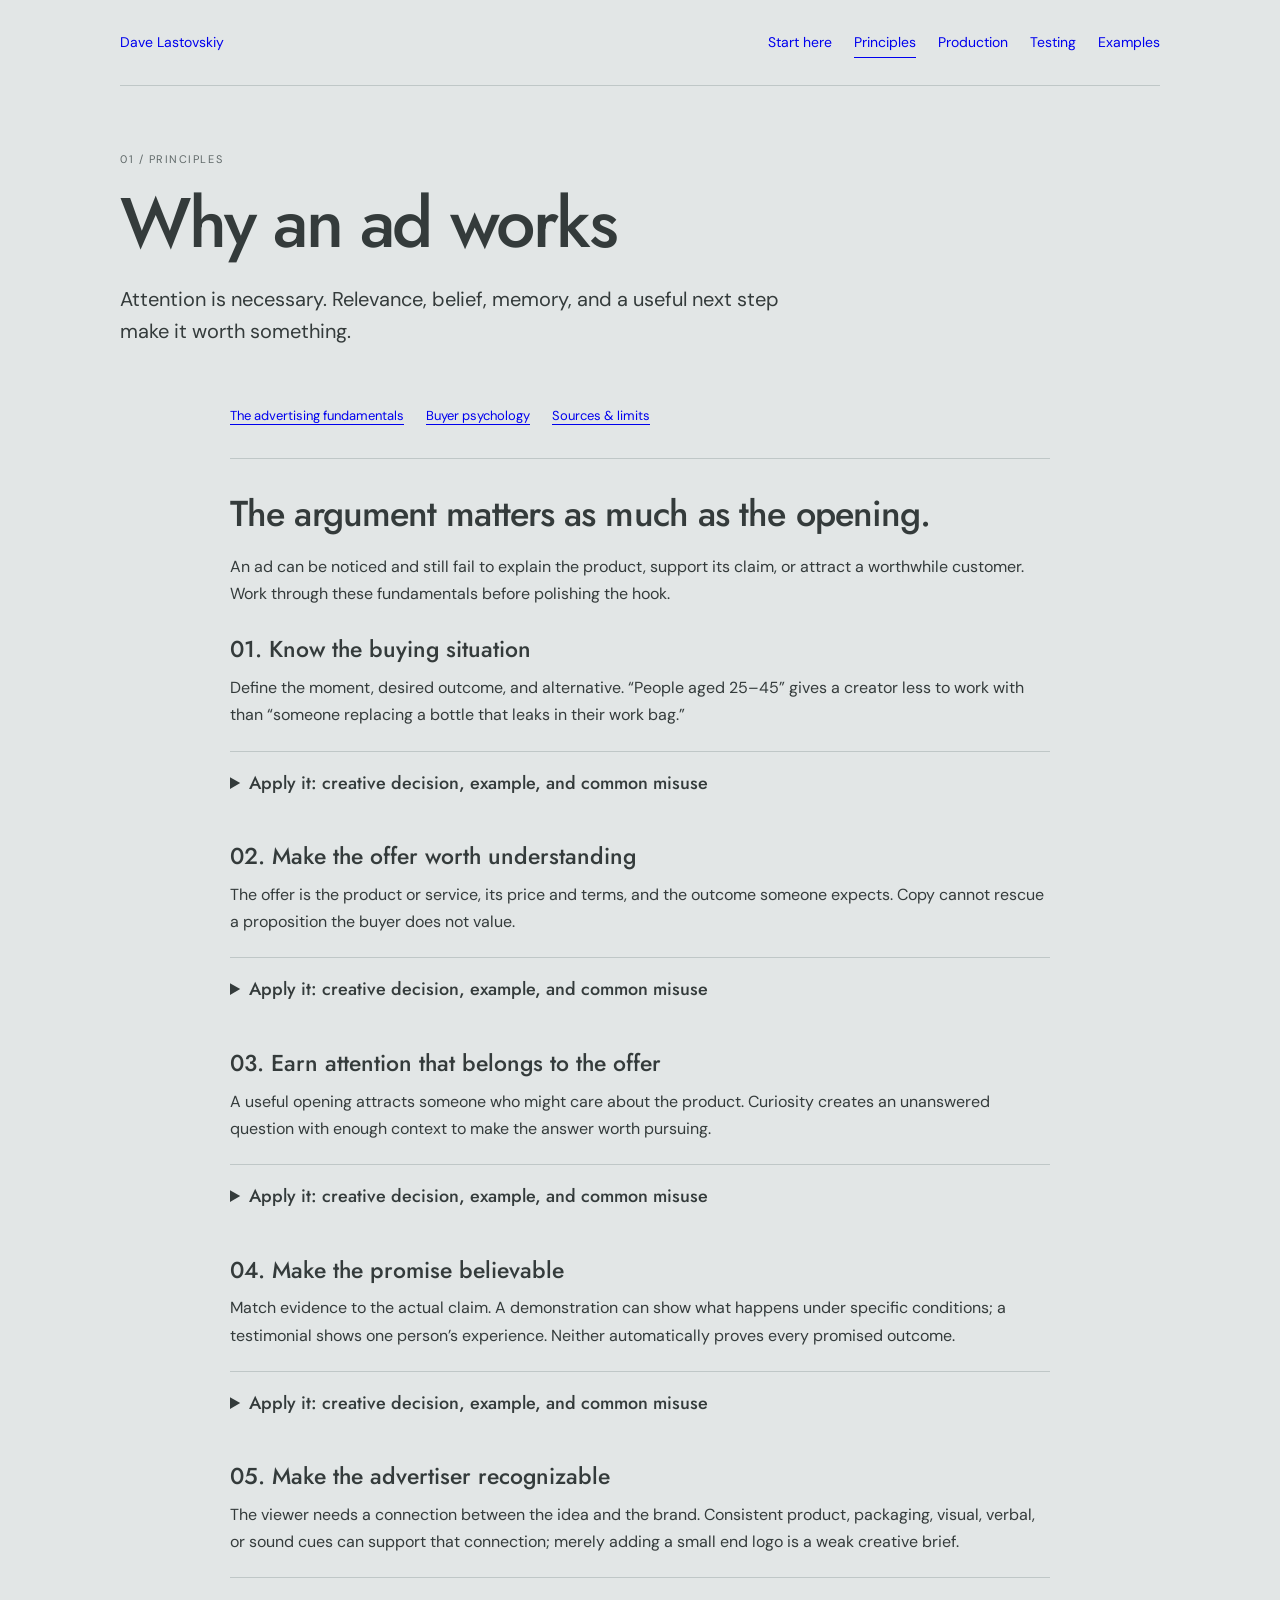
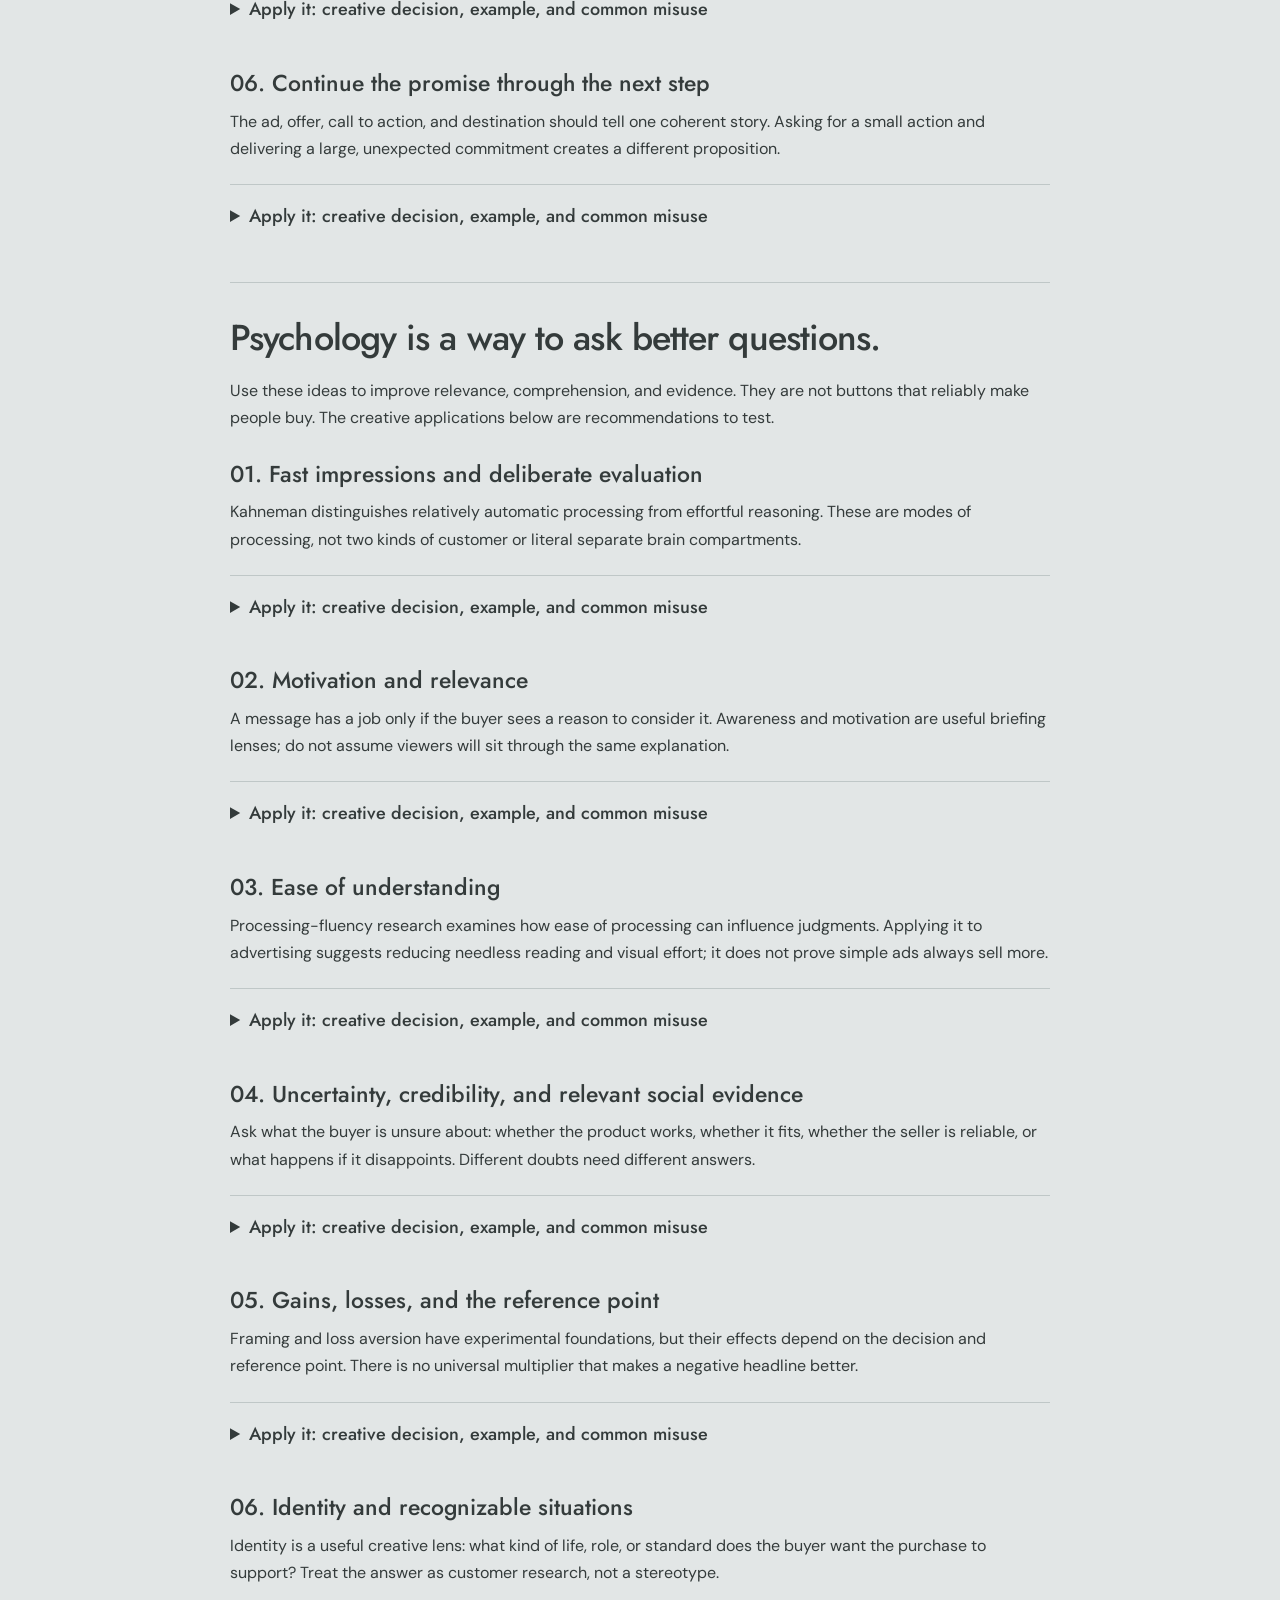
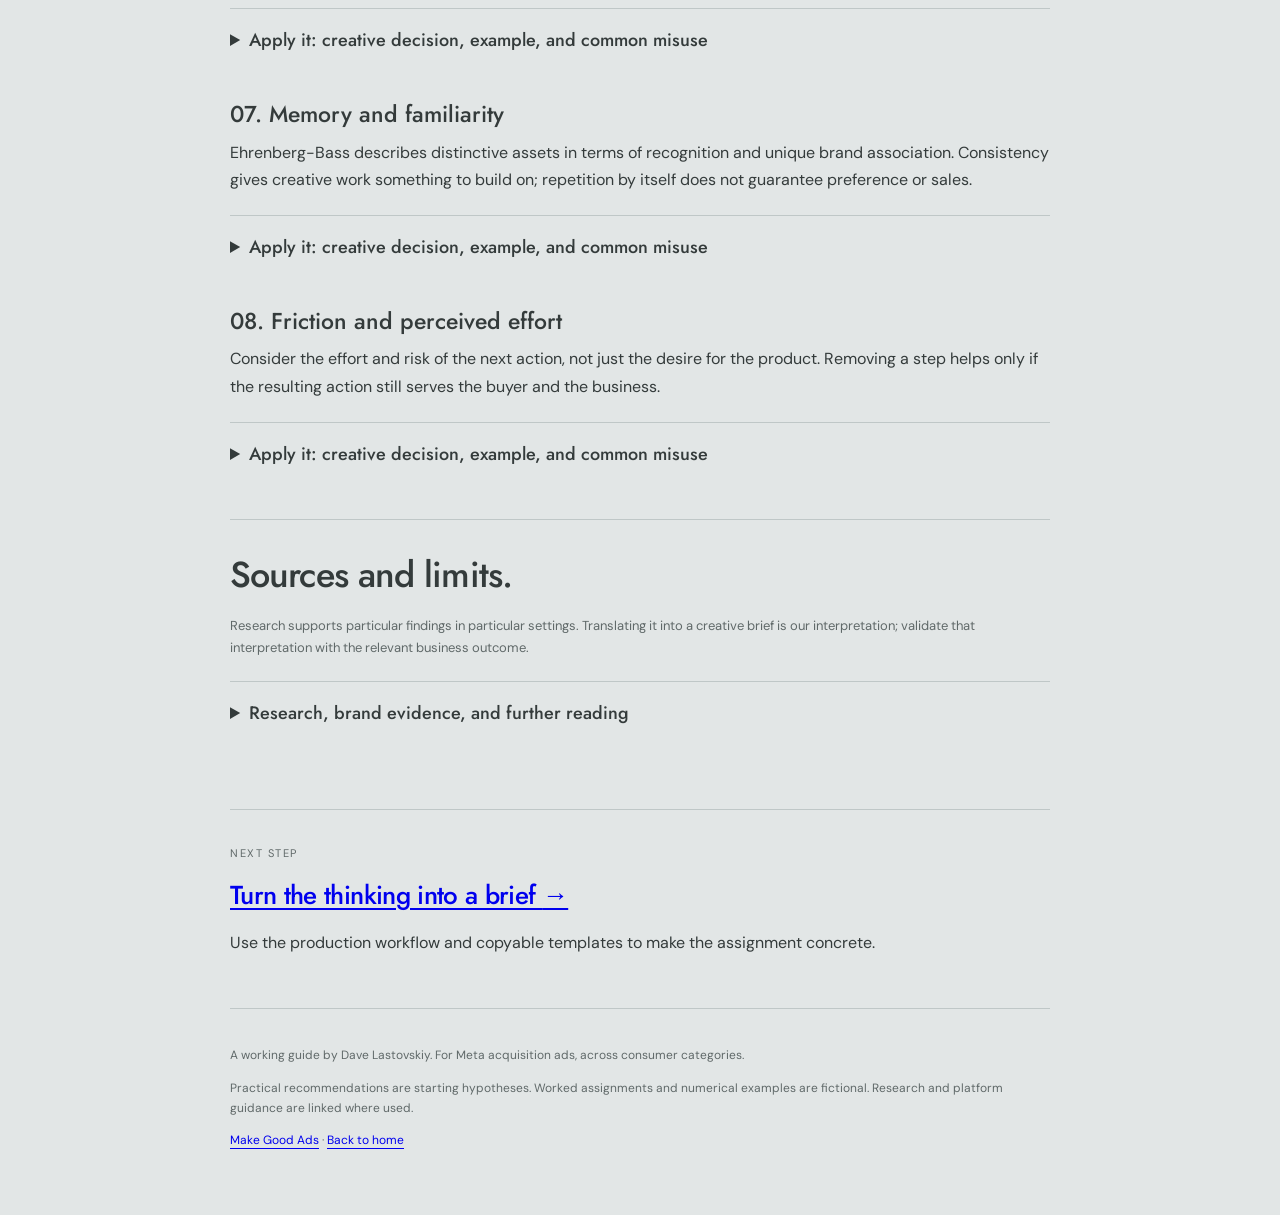
<file: make-good-ads/principles/index.html>
<!doctype html>
<html lang="en">
<head>
<meta charset="utf-8">
<meta name="viewport" content="width=device-width, initial-scale=1">
<title>Why an ad works | Make Good Ads — Dave Lastovskiy</title>
<meta name="description" content="Advertising fundamentals and buyer psychology, translated into creative decisions and worked examples.">
<link rel="canonical" href="https://davelasto.com/make-good-ads/principles/">
<meta property="og:type" content="article">
<meta property="og:title" content="Why an ad works">
<meta property="og:description" content="Advertising fundamentals and buyer psychology, translated into creative decisions and worked examples.">
<meta property="og:url" content="https://davelasto.com/make-good-ads/principles/">
<meta property="og:site_name" content="Dave Lastovskiy">
<meta property="og:image" content="https://davelasto.com/how-to-make-good-ads-hooks-curiosity/assets/social.jpg">
<meta property="og:image:alt" content="Make Good Ads — a practical guide for creators and media buyers.">
<meta name="twitter:card" content="summary_large_image">
<meta name="twitter:title" content="Why an ad works">
<meta name="twitter:description" content="Advertising fundamentals and buyer psychology, translated into creative decisions and worked examples.">
<meta name="twitter:image" content="https://davelasto.com/how-to-make-good-ads-hooks-curiosity/assets/social.jpg">
<link rel="preconnect" href="https://fonts.googleapis.com">
<link rel="preconnect" href="https://fonts.gstatic.com" crossorigin>
<link href="https://fonts.googleapis.com/css2?family=Jost:wght@400;500;700&family=DM+Sans:wght@400;500&display=swap" rel="stylesheet">
<link rel="stylesheet" href="/make-good-ads/guide.css">
<script src="/make-good-ads/guide.js" defer></script>
</head>
<body class="guide-page">
<a class="guide-skip" href="#content">Skip to content</a>
<div class="guide-top"><a class="guide-owner" href="/">Dave Lastovskiy</a><nav class="guide-nav" aria-label="Make Good Ads"><a href="/make-good-ads/">Start here</a><a href="/make-good-ads/principles/" aria-current="page">Principles</a><a href="/make-good-ads/production/">Production</a><a href="/make-good-ads/testing/">Testing</a><a href="/how-to-make-good-ads-hooks-curiosity/">Examples</a></nav></div>
<header class="guide-header"><p class="guide-eyebrow">01 / Principles</p><h1>Why an ad works</h1><p class="guide-intro">Attention is necessary. Relevance, belief, memory, and a useful next step make it worth something.</p></header>
<main id="content" class="guide-main"><nav class="guide-toc" aria-label="On this page"><a href="#argument">The advertising fundamentals</a><a href="#psychology">Buyer psychology</a><a href="#reading">Sources &amp; limits</a></nav>
<section id="argument"><h2>The argument matters as much as the opening.</h2><p>An ad can be noticed and still fail to explain the product, support its claim, or attract a worthwhile customer. Work through these fundamentals before polishing the hook.</p><article class="principle"><h3>01. Know the buying situation</h3><p>Define the moment, desired outcome, and alternative. “People aged 25–45” gives a creator less to work with than “someone replacing a bottle that leaks in their work bag.”</p><details><summary>Apply it: creative decision, example, and common misuse</summary><dl><dt>Creative decision</dt><dd>Choose one situation and the language customers use to describe it. Record the source; distinguish a repeated observation from a guess.</dd><dt>Worked example · fictional</dt><dd>An everyday bottle ad opens on a damp laptop sleeve. The situation makes the product relevant before the ad names a feature.</dd><dt>Common misuse</dt><dd>Treating a demographic label as an insight, or assuming every buyer has the same problem.</dd></dl></details></article><article class="principle"><h3>02. Make the offer worth understanding</h3><p>The offer is the product or service, its price and terms, and the outcome someone expects. Copy cannot rescue a proposition the buyer does not value.</p><details><summary>Apply it: creative decision, example, and common misuse</summary><dl><dt>Creative decision</dt><dd>Write one promise and the reason to choose it over the current alternative. Include material price and eligibility details where they affect the decision.</dd><dt>Worked example · fictional</dt><dd>A cleaning service offers a clearly scoped first clean with a published checklist and transparent price. The promise is knowing what will be done, not a vague claim of perfection.</dd><dt>Common misuse</dt><dd>Inventing urgency, hiding material terms, or treating a discount as the only possible source of value.</dd></dl></details></article><article class="principle"><h3>03. Earn attention that belongs to the offer</h3><p>A useful opening attracts someone who might care about the product. Curiosity creates an unanswered question with enough context to make the answer worth pursuing.</p><details><summary>Apply it: creative decision, example, and common misuse</summary><dl><dt>Creative decision</dt><dd>Make the first image and line express the same idea. Pay off the question with the product or argument rather than an unrelated reveal.</dd><dt>Worked example · fictional</dt><dd>A mattress ad opens on two glasses of water, one on either side of the bed, before a movement demonstration. The scene introduces the particular claim the ad will explain.</dd><dt>Common misuse</dt><dd>Using a surprising stunt that attracts viewers but leaves them unable to explain why this product matters.</dd></dl></details></article><article class="principle"><h3>04. Make the promise believable</h3><p>Match evidence to the actual claim. A demonstration can show what happens under specific conditions; a testimonial shows one person’s experience. Neither automatically proves every promised outcome.</p><details><summary>Apply it: creative decision, example, and common misuse</summary><dl><dt>Creative decision</dt><dd>Choose the strongest available evidence, show relevant conditions, and address the main remaining objection. Keep claims within what the evidence supports.</dd><dt>Worked example · fictional</dt><dd>The bottle ad shows its lid closed, an ordinary bag journey, and the result. Any broader durability claim would need separate support; an edited scene alone does not establish it.</dd><dt>Common misuse</dt><dd>Replacing evidence with an impressive number, an irrelevant authority, or a customer quote that makes an unsupported general claim.</dd></dl></details></article><article class="principle"><h3>05. Make the advertiser recognizable</h3><p>The viewer needs a connection between the idea and the brand. Consistent product, packaging, visual, verbal, or sound cues can support that connection; merely adding a small end logo is a weak creative brief.</p><details><summary>Apply it: creative decision, example, and common misuse</summary><dl><dt>Creative decision</dt><dd>Build recognizable cues into the action. Use the brand name with assets that are not yet widely recognized, and check attribution rather than assuming it.</dd><dt>Worked example · fictional</dt><dd>Across several bottle executions, the same recognizable bottle shape and brand name appear in the demonstration. The situations change while the identity remains consistent.</dd><dt>Common misuse</dt><dd>Making a memorable film whose idea could be credited to any competitor.</dd></dl></details></article><article class="principle"><h3>06. Continue the promise through the next step</h3><p>The ad, offer, call to action, and destination should tell one coherent story. Asking for a small action and delivering a large, unexpected commitment creates a different proposition.</p><details><summary>Apply it: creative decision, example, and common misuse</summary><dl><dt>Creative decision</dt><dd>State the action accurately and send people to the matching product, service, or explanation. Review the destination on a phone before launch.</dd><dt>Worked example · fictional</dt><dd>A cleaning ad says “See what your first clean includes” and opens a page showing scope and price before a booking request.</dd><dt>Common misuse</dt><dd>Promising a price comparison and sending the click to a generic homepage or a form with no explanation.</dd></dl></details></article></section><section id="psychology"><h2>Psychology is a way to ask better questions.</h2><p>Use these ideas to improve relevance, comprehension, and evidence. They are not buttons that reliably make people buy. The creative applications below are recommendations to test.</p><article class="principle"><h3>01. Fast impressions and deliberate evaluation</h3><p>Kahneman distinguishes relatively automatic processing from effortful reasoning. These are modes of processing, not two kinds of customer or literal separate brain compartments.</p><details><summary>Apply it: creative decision, example, and common misuse</summary><dl><dt>Creative decision</dt><dd>Make the immediate impression coherent, and make useful detail available when someone wants to evaluate it. Do not prescribe a compulsory “emotion, then logic” sequence.</dd><dt>Worked example · fictional</dt><dd>A mattress ad quickly communicates a sleeping situation, then shows the construction, trial terms, and relevant demonstration. Different buyers may attend to different parts.</dd><dt>Common misuse</dt><dd>Calling all emotion System 1 and all facts System 2, then assuming the labels predict conversion.</dd></dl></details></article><article class="principle"><h3>02. Motivation and relevance</h3><p>A message has a job only if the buyer sees a reason to consider it. Awareness and motivation are useful briefing lenses; do not assume viewers will sit through the same explanation.</p><details><summary>Apply it: creative decision, example, and common misuse</summary><dl><dt>Creative decision</dt><dd>Decide what the viewer already knows and what would make this purchase relevant. Lead with the missing information rather than restarting the whole category story.</dd><dt>Worked example · fictional</dt><dd>Someone already comparing cleaning services may need scope and booking certainty. Someone who has never considered hiring one may need a recognizable use case first.</dd><dt>Common misuse</dt><dd>Giving an interested buyer a long category introduction, or making an unfamiliar offer with no reason to care.</dd></dl></details></article><article class="principle"><h3>03. Ease of understanding</h3><p>Processing-fluency research examines how ease of processing can influence judgments. Applying it to advertising suggests reducing needless reading and visual effort; it does not prove simple ads always sell more.</p><details><summary>Apply it: creative decision, example, and common misuse</summary><dl><dt>Creative decision</dt><dd>Use familiar words, a clear reading order, legible contrast, and one main message. Preserve the detail needed to understand the offer accurately.</dd><dt>Worked example · fictional</dt><dd>A bottle static shows the product in a bag, a short headline about the use case, and one specific proof point instead of six competing feature badges.</dd><dt>Common misuse</dt><dd>Removing meaningful conditions or treating an easy-to-read claim as evidence that the claim is true.</dd></dl></details></article><article class="principle"><h3>04. Uncertainty, credibility, and relevant social evidence</h3><p>Ask what the buyer is unsure about: whether the product works, whether it fits, whether the seller is reliable, or what happens if it disappoints. Different doubts need different answers.</p><details><summary>Apply it: creative decision, example, and common misuse</summary><dl><dt>Creative decision</dt><dd>Use identifiable, relevant evidence. A customer story can illustrate experience; an expert should be qualified for the claim; trial and return terms should be accurate.</dd><dt>Worked example · fictional</dt><dd>For a cleaning service, a customer describes what the team did in a situation like the prospect’s, alongside the service checklist and clear booking terms.</dd><dt>Common misuse</dt><dd>Using anonymous praise or impressive follower counts as a substitute for product evidence.</dd></dl></details></article><article class="principle"><h3>05. Gains, losses, and the reference point</h3><p>Framing and loss aversion have experimental foundations, but their effects depend on the decision and reference point. There is no universal multiplier that makes a negative headline better.</p><details><summary>Apply it: creative decision, example, and common misuse</summary><dl><dt>Creative decision</dt><dd>Test the desired gain against the relevant cost of the current alternative. Keep both proportionate and truthful.</dd><dt>Worked example · fictional</dt><dd>A bottle concept can emphasize a dry, organized commute or the inconvenience of another spill. Test whether either attracts customers who actually value the product.</dd><dt>Common misuse</dt><dd>Claiming losses always motivate twice as much, or escalating fear until the ad stops representing an ordinary buying decision.</dd></dl></details></article><article class="principle"><h3>06. Identity and recognizable situations</h3><p>Identity is a useful creative lens: what kind of life, role, or standard does the buyer want the purchase to support? Treat the answer as customer research, not a stereotype.</p><details><summary>Apply it: creative decision, example, and common misuse</summary><dl><dt>Creative decision</dt><dd>Show a situation and language the audience recognizes. Let the product play a concrete role in it.</dd><dt>Worked example · fictional</dt><dd>A first-time host books a cleaning service before guests arrive. The scene supports the desire to feel prepared without claiming all hosts think alike.</dd><dt>Common misuse</dt><dd>Substituting status clichés or demographic stereotypes for an observed need.</dd></dl></details></article><article class="principle"><h3>07. Memory and familiarity</h3><p>Ehrenberg-Bass describes distinctive assets in terms of recognition and unique brand association. Consistency gives creative work something to build on; repetition by itself does not guarantee preference or sales.</p><details><summary>Apply it: creative decision, example, and common misuse</summary><dl><dt>Creative decision</dt><dd>Repeat recognizable product and brand cues across new situations. Check whether people connect the ad to the advertiser.</dd><dt>Worked example · fictional</dt><dd>A mattress brand changes the demonstration but keeps its product appearance, brand name, and recognizable visual treatment across the series.</dd><dt>Common misuse</dt><dd>Changing every identity cue to make each ad feel new, or assuming more impressions always mean stronger memory.</dd></dl></details></article><article class="principle"><h3>08. Friction and perceived effort</h3><p>Consider the effort and risk of the next action, not just the desire for the product. Removing a step helps only if the resulting action still serves the buyer and the business.</p><details><summary>Apply it: creative decision, example, and common misuse</summary><dl><dt>Creative decision</dt><dd>Explain what happens after the click, remove avoidable confusion, and keep qualification where it matters.</dd><dt>Worked example · fictional</dt><dd>A cleaning service shows the service area, scope, and booking steps before asking someone to request a time. The lead has more information, not merely fewer fields.</dd><dt>Common misuse</dt><dd>Optimizing for the cheapest form submission while ignoring no-shows, unqualified leads, or cancellations.</dd></dl></details></article></section><section id="reading"><h2>Sources and limits.</h2><p class="small">Research supports particular findings in particular settings. Translating it into a creative brief is our interpretation; validate that interpretation with the relevant business outcome.</p><details><summary>Research, brand evidence, and further reading</summary><ul>
<li><a href="https://kahneman.scholar.princeton.edu/document/8">Kahneman: Maps of Bounded Rationality</a> — processing modes, framing, and judgment under uncertainty.</li>
<li><a href="https://psy2.ucsd.edu/~pwinkiel/reber-schwarz-winkielman-beauty-PSPR-2004.pdf">Reber, Schwarz &amp; Winkielman: Processing Fluency and Aesthetic Pleasure</a> — a research account of processing ease and judgment, not a direct Meta conversion study.</li>
<li><a href="https://marketingscience.info/news-and-insights/brands-of-distinction">Ehrenberg-Bass: Brands of Distinction</a> — building and assessing recognizable brand assets.</li>
</ul></details></section>
<aside class="guide-next"><span class="guide-eyebrow">Next step</span><h2><a href="/make-good-ads/production/">Turn the thinking into a brief <span aria-hidden="true">→</span></a></h2><p>Use the production workflow and copyable templates to make the assignment concrete.</p></aside>
</main>
<footer class="guide-footer"><p>A working guide by Dave Lastovskiy. For Meta acquisition ads, across consumer categories.</p><p>Practical recommendations are starting hypotheses. Worked assignments and numerical examples are fictional. Research and platform guidance are linked where used.</p><a href="/make-good-ads/">Make Good Ads</a> · <a href="/">Back to home</a></footer>
<!-- Cloudflare Web Analytics --><script type="module" src="https://static.cloudflareinsights.com/beacon.min.js" data-cf-beacon='{"token": "f44d2b217029462cb561402724c900af"}'></script><!-- End Cloudflare Web Analytics -->
</body>
</html>
</file>
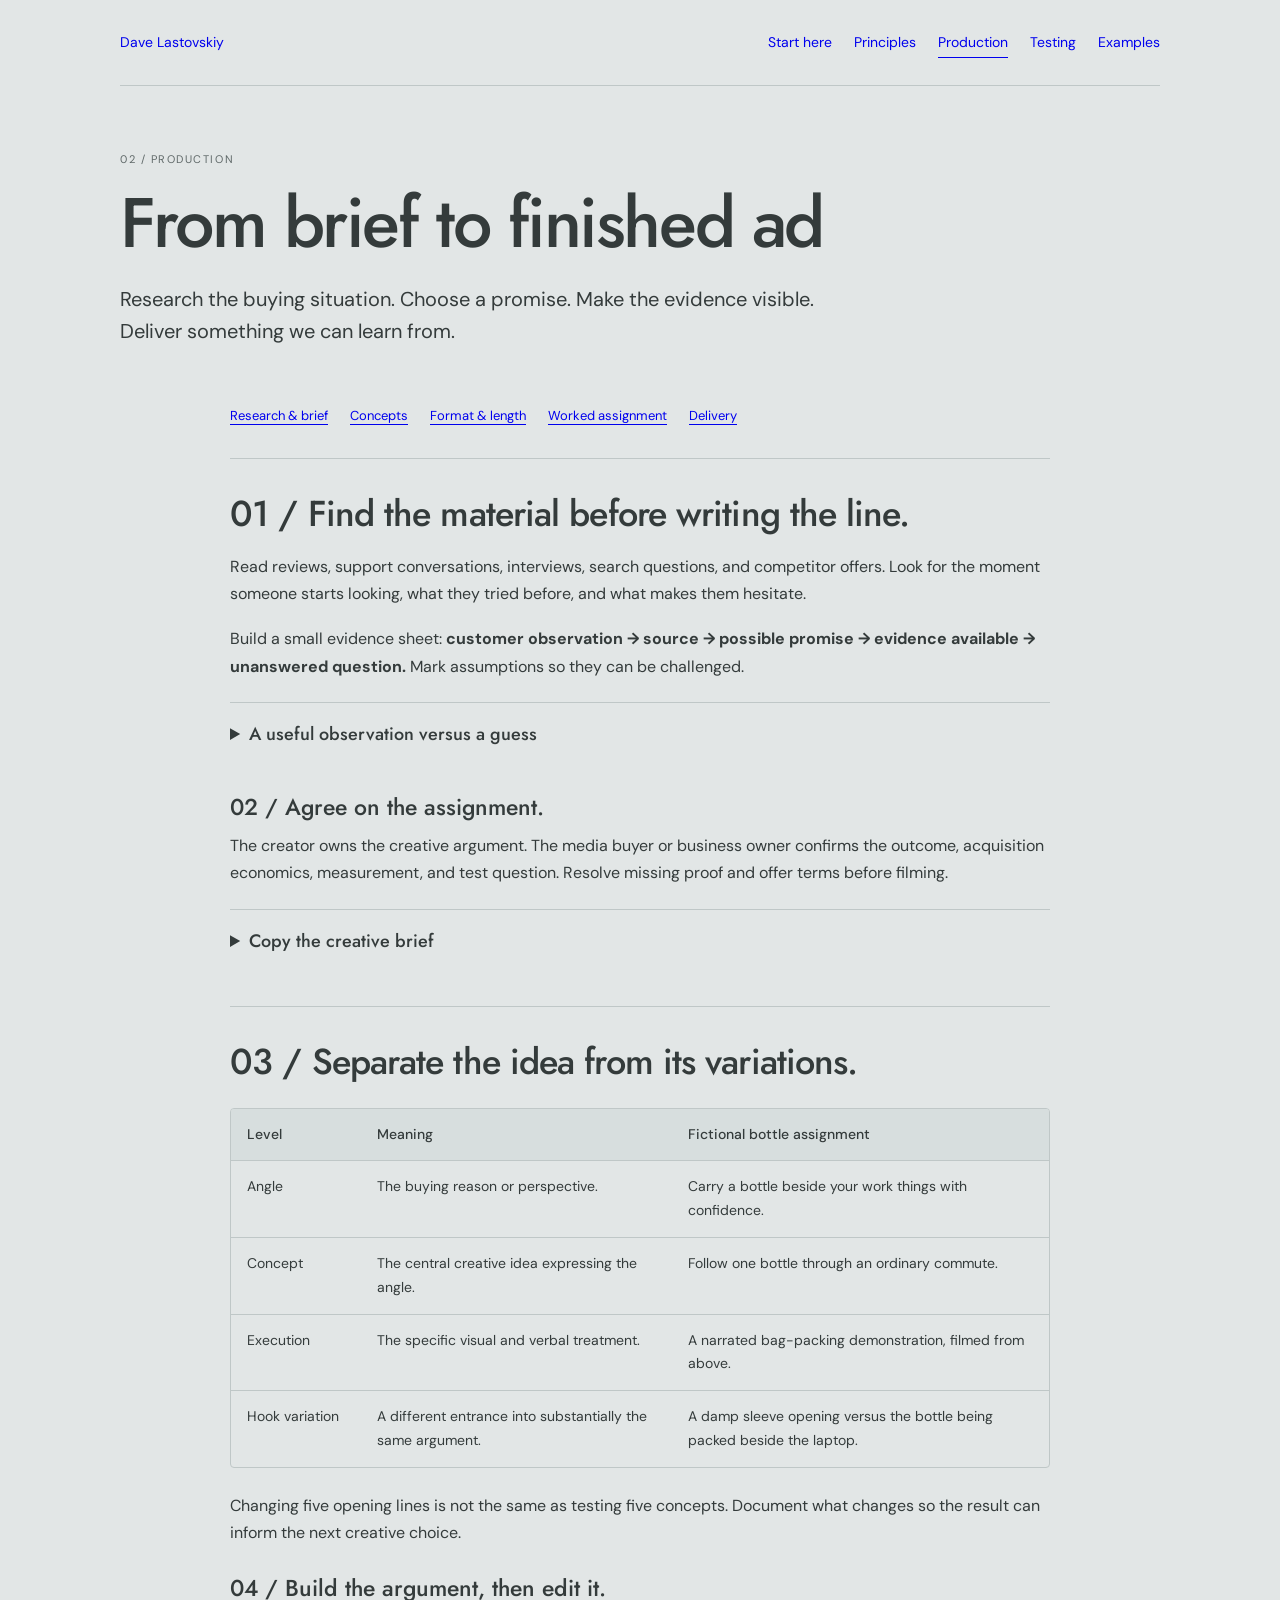
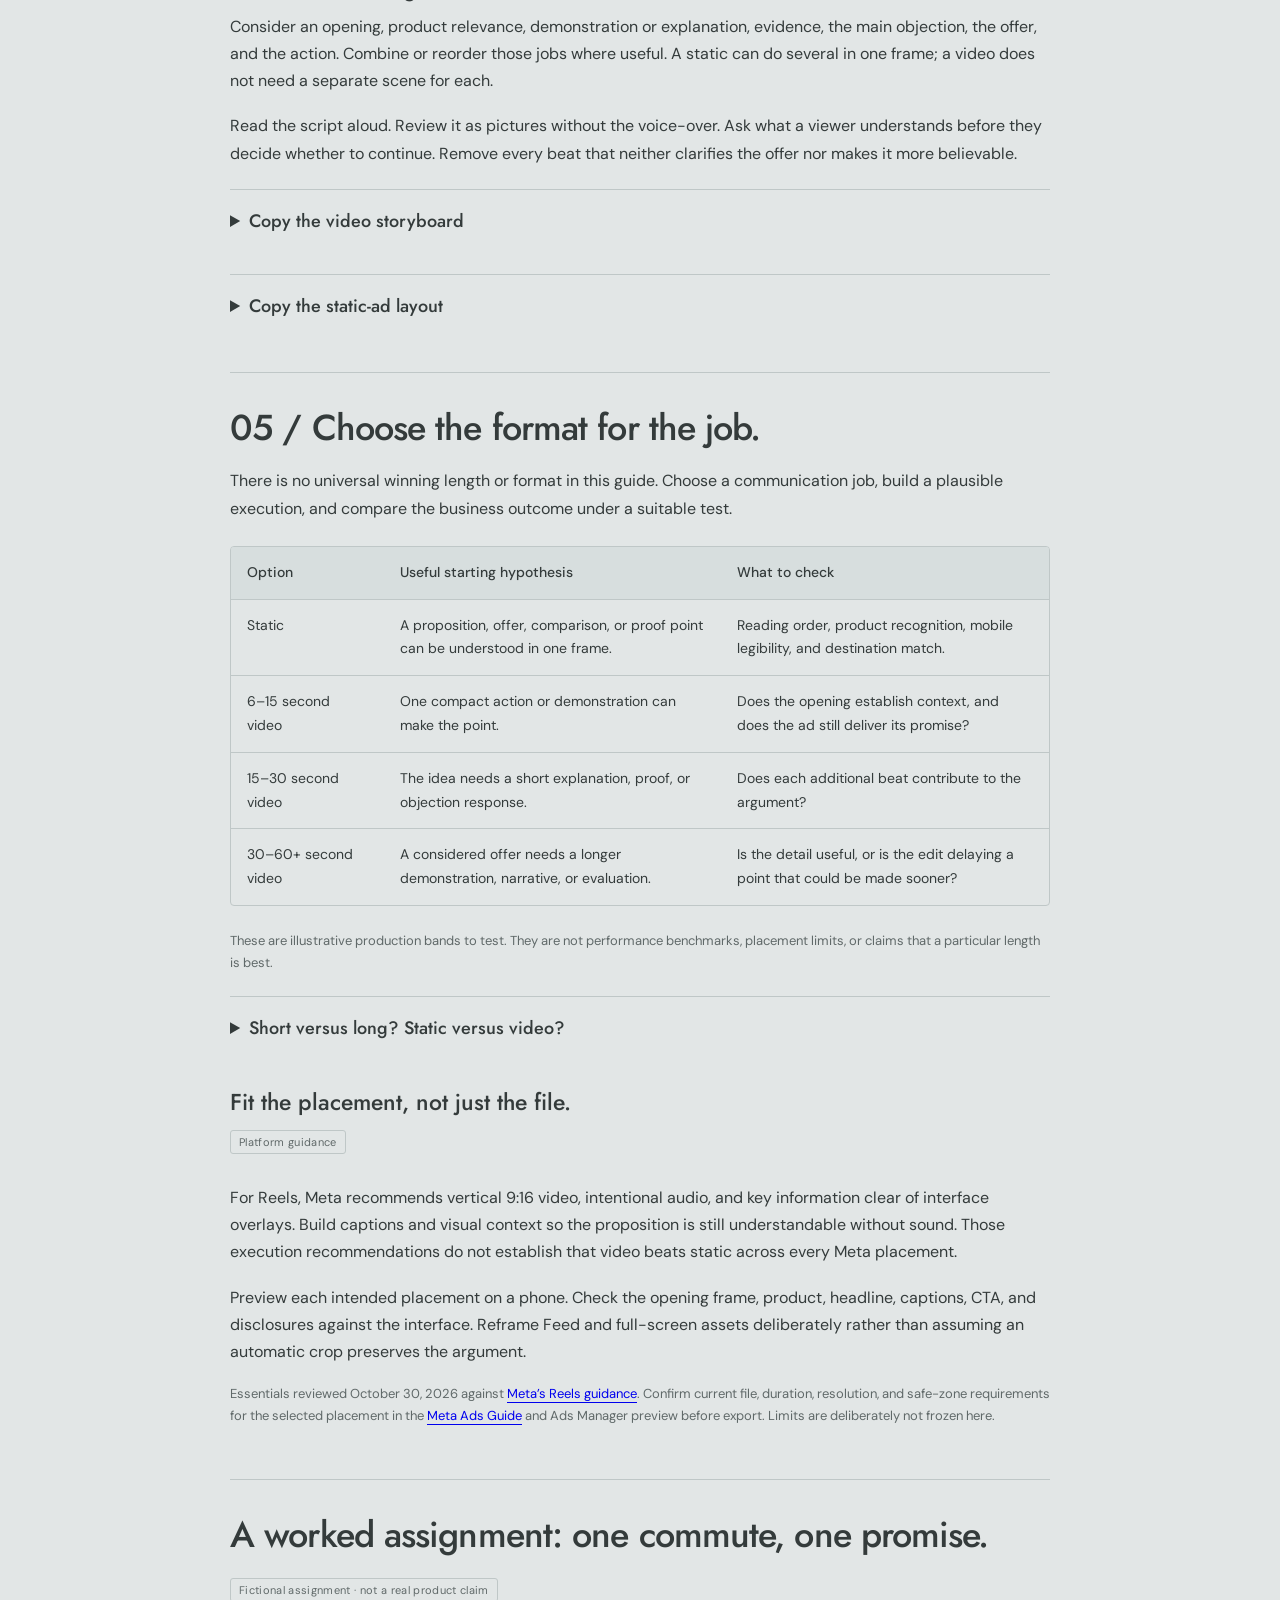
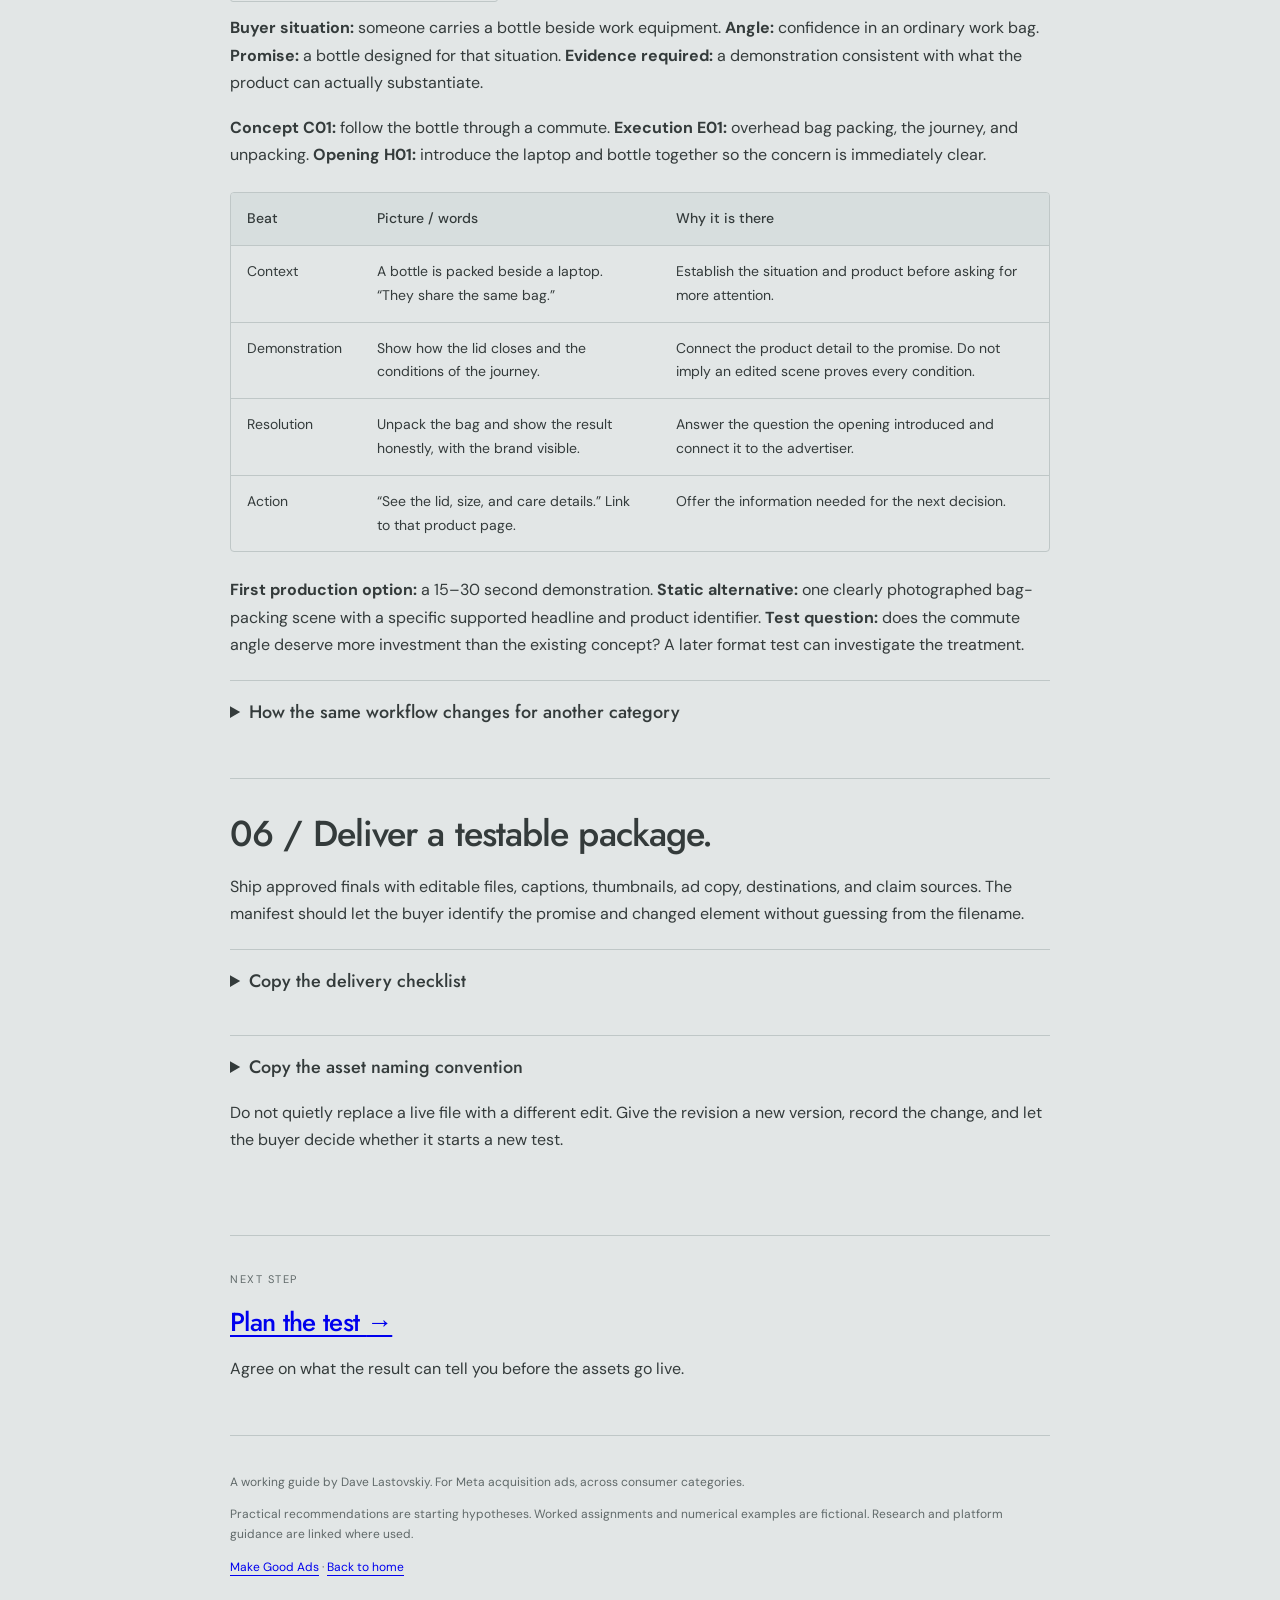
<file: make-good-ads/production/index.html>
<!doctype html>
<html lang="en">
<head>
<meta charset="utf-8">
<meta name="viewport" content="width=device-width, initial-scale=1">
<title>From brief to finished ad | Make Good Ads — Dave Lastovskiy</title>
<meta name="description" content="A production workflow for Meta ads, with creative briefs, storyboards, static layouts, format decisions, and delivery checklists.">
<link rel="canonical" href="https://davelasto.com/make-good-ads/production/">
<meta property="og:type" content="article">
<meta property="og:title" content="From brief to finished ad">
<meta property="og:description" content="A production workflow for Meta ads, with creative briefs, storyboards, static layouts, format decisions, and delivery checklists.">
<meta property="og:url" content="https://davelasto.com/make-good-ads/production/">
<meta property="og:site_name" content="Dave Lastovskiy">
<meta property="og:image" content="https://davelasto.com/how-to-make-good-ads-hooks-curiosity/assets/social.jpg">
<meta property="og:image:alt" content="Make Good Ads — a practical guide for creators and media buyers.">
<meta name="twitter:card" content="summary_large_image">
<meta name="twitter:title" content="From brief to finished ad">
<meta name="twitter:description" content="A production workflow for Meta ads, with creative briefs, storyboards, static layouts, format decisions, and delivery checklists.">
<meta name="twitter:image" content="https://davelasto.com/how-to-make-good-ads-hooks-curiosity/assets/social.jpg">
<link rel="preconnect" href="https://fonts.googleapis.com">
<link rel="preconnect" href="https://fonts.gstatic.com" crossorigin>
<link href="https://fonts.googleapis.com/css2?family=Jost:wght@400;500;700&family=DM+Sans:wght@400;500&display=swap" rel="stylesheet">
<link rel="stylesheet" href="/make-good-ads/guide.css">
<script src="/make-good-ads/guide.js" defer></script>
</head>
<body class="guide-page">
<a class="guide-skip" href="#content">Skip to content</a>
<div class="guide-top"><a class="guide-owner" href="/">Dave Lastovskiy</a><nav class="guide-nav" aria-label="Make Good Ads"><a href="/make-good-ads/">Start here</a><a href="/make-good-ads/principles/">Principles</a><a href="/make-good-ads/production/" aria-current="page">Production</a><a href="/make-good-ads/testing/">Testing</a><a href="/how-to-make-good-ads-hooks-curiosity/">Examples</a></nav></div>
<header class="guide-header"><p class="guide-eyebrow">02 / Production</p><h1>From brief to finished ad</h1><p class="guide-intro">Research the buying situation. Choose a promise. Make the evidence visible. Deliver something we can learn from.</p></header>
<main id="content" class="guide-main"><nav class="guide-toc" aria-label="On this page"><a href="#research">Research &amp; brief</a><a href="#concepts">Concepts</a><a href="#format">Format &amp; length</a><a href="#worked">Worked assignment</a><a href="#delivery">Delivery</a></nav>
<section id="research"><h2>01 / Find the material before writing the line.</h2><p>Read reviews, support conversations, interviews, search questions, and competitor offers. Look for the moment someone starts looking, what they tried before, and what makes them hesitate.</p><p>Build a small evidence sheet: <strong>customer observation → source → possible promise → evidence available → unanswered question.</strong> Mark assumptions so they can be challenged.</p><details><summary>A useful observation versus a guess</summary><p><strong>Observation:</strong> several interviewees describe checking the lid before putting a bottle beside a laptop. <strong>Hypothesis:</strong> confidence in carrying it may be a stronger angle than hydration reminders. <strong>Missing evidence:</strong> whether the product performs under the conditions the proposed ad would show.</p><p class="small">Fictional example. Do not present invented interviews as customer research.</p></details>
<h3>02 / Agree on the assignment.</h3><p>The creator owns the creative argument. The media buyer or business owner confirms the outcome, acquisition economics, measurement, and test question. Resolve missing proof and offer terms before filming.</p><details class="working-template"><summary>Copy the creative brief</summary><p class="small">Use this as a starting document. Complete it with the person responsible for the next step.</p><div class="template-actions"><button type="button" hidden data-copy="brief" aria-describedby="brief-status">Copy template</button><a href="/make-good-ads/templates/creative-brief.txt" download>Download text</a><span id="brief-status" class="copy-status" role="status" aria-live="polite"></span></div><pre id="brief" tabindex="0">CREATIVE BRIEF
Project / concept ID:
Owner / approver / delivery date:
Business objective and primary outcome:
Buyer and buying situation (not just demographics):
Trigger / desired outcome / current alternative:
What the buyer already knows or believes:
Customer language (verbatim + source):
Main objection or uncertainty:
One promise / angle:
Reason to choose this offer over the alternative:
Proof available (source, permission, claim supported):
Offer (product, price, terms, availability):
Concept (one-sentence creative idea):
Product / brand recognition cues:
CTA and exact destination:
Landing-page promise match:
Format / placement / duration options:
Required claims, disclosures, permissions, and brand constraints:
Hypothesis / control / material change:
Success metric and buyer-owned test plan ID:
Assets to deliver and versions:
What this concept deliberately leaves out:
</pre></details></section><section id="concepts"><h2>03 / Separate the idea from its variations.</h2><div class="table-scroll" tabindex="0" role="region" aria-label="Angle, concept, execution, and hook distinctions"><table><thead><tr><th>Level</th><th>Meaning</th><th>Fictional bottle assignment</th></tr></thead><tbody>
<tr><td>Angle</td><td>The buying reason or perspective.</td><td>Carry a bottle beside your work things with confidence.</td></tr><tr><td>Concept</td><td>The central creative idea expressing the angle.</td><td>Follow one bottle through an ordinary commute.</td></tr><tr><td>Execution</td><td>The specific visual and verbal treatment.</td><td>A narrated bag-packing demonstration, filmed from above.</td></tr><tr><td>Hook variation</td><td>A different entrance into substantially the same argument.</td><td>A damp sleeve opening versus the bottle being packed beside the laptop.</td></tr>
</tbody></table></div><p>Changing five opening lines is not the same as testing five concepts. Document what changes so the result can inform the next creative choice.</p><h3>04 / Build the argument, then edit it.</h3><p>Consider an opening, product relevance, demonstration or explanation, evidence, the main objection, the offer, and the action. Combine or reorder those jobs where useful. A static can do several in one frame; a video does not need a separate scene for each.</p><p>Read the script aloud. Review it as pictures without the voice-over. Ask what a viewer understands before they decide whether to continue. Remove every beat that neither clarifies the offer nor makes it more believable.</p><details class="working-template"><summary>Copy the video storyboard</summary><p class="small">Use this as a starting document. Complete it with the person responsible for the next step.</p><div class="template-actions"><button type="button" hidden data-copy="storyboard" aria-describedby="storyboard-status">Copy template</button><a href="/make-good-ads/templates/video-storyboard.txt" download>Download text</a><span id="storyboard-status" class="copy-status" role="status" aria-live="polite"></span></div><pre id="storyboard" tabindex="0">VIDEO STORYBOARD
Concept ID / execution ID / hypothesis:
Intended placement(s) / duration hypothesis:
Opening: what does the viewer understand immediately?
For each beat, write:
  Approximate timing:
  Visual / action / framing:
  Spoken line / audio:
  On-screen text / caption:
  Product or brand cue:
  Job of this beat:
  Evidence or claim source:
Beats to consider (combine or reorder where useful):
  Opening and product relevance
  Demonstration or explanation
  Proof and the main objection
  Offer and next action
Payoff: which question does the opening promise to answer?
Sound-off comprehension check:
Safe-zone / crop / subtitle / disclosure check by placement:
What can be removed without weakening the argument?
CTA / destination / end frame:
</pre></details><details class="working-template"><summary>Copy the static-ad layout</summary><p class="small">Use this as a starting document. Complete it with the person responsible for the next step.</p><div class="template-actions"><button type="button" hidden data-copy="static-layout" aria-describedby="static-layout-status">Copy template</button><a href="/make-good-ads/templates/static-layout.txt" download>Download text</a><span id="static-layout-status" class="copy-status" role="status" aria-live="polite"></span></div><pre id="static-layout" tabindex="0">STATIC AD LAYOUT
Concept ID / hypothesis / intended placement:
One thing the viewer should understand:
Primary image or product demonstration:
Headline:
Supporting proof (only what can be substantiated):
Product / brand identifier:
Offer, terms, and CTA:
Primary ad text / headline fields:
Destination and matching landing-page section:
Reading order: image -&gt; headline -&gt; proof -&gt; action
Check: can someone explain the offer at phone size?
Check: does the design still work in the actual placement crop?
Check: does adding another element clarify the message or compete with it?
</pre></details></section><section id="format"><h2>05 / Choose the format for the job.</h2><p>There is no universal winning length or format in this guide. Choose a communication job, build a plausible execution, and compare the business outcome under a suitable test.</p><div class="table-scroll" tabindex="0" role="region" aria-label="Creative format decision guide"><table><thead><tr><th>Option</th><th>Useful starting hypothesis</th><th>What to check</th></tr></thead><tbody>
<tr><td>Static</td><td>A proposition, offer, comparison, or proof point can be understood in one frame.</td><td>Reading order, product recognition, mobile legibility, and destination match.</td></tr><tr><td>6–15 second video</td><td>One compact action or demonstration can make the point.</td><td>Does the opening establish context, and does the ad still deliver its promise?</td></tr><tr><td>15–30 second video</td><td>The idea needs a short explanation, proof, or objection response.</td><td>Does each additional beat contribute to the argument?</td></tr><tr><td>30–60+ second video</td><td>A considered offer needs a longer demonstration, narrative, or evaluation.</td><td>Is the detail useful, or is the edit delaying a point that could be made sooner?</td></tr>
</tbody></table></div><p class="small">These are illustrative production bands to test. They are not performance benchmarks, placement limits, or claims that a particular length is best.</p>
<details><summary>Short versus long? Static versus video?</summary><p>A static can communicate a clear argument without waiting for a reveal. Video is useful when movement, time, a person, or a sequence adds evidence or meaning. Longer video is justified by useful information, not by the product’s price alone.</p><p>For a format comparison, hold the offer, promise, destination, and measurement as consistent as possible. Either compare purpose-built executions as complete packages or isolate a narrower change. State which question the test answers; different formats cannot be made identical in every respect.</p><p>A video completion rate is not comparable to a static’s engagement rate as evidence of sales effectiveness. Compare the shared business outcome, then use format-specific metrics to investigate why.</p></details>
<h3>Fit the placement, not just the file.</h3><p><span class="badge">Platform guidance</span></p><p>For Reels, Meta recommends vertical 9:16 video, intentional audio, and key information clear of interface overlays. Build captions and visual context so the proposition is still understandable without sound. Those execution recommendations do not establish that video beats static across every Meta placement.</p><p>Preview each intended placement on a phone. Check the opening frame, product, headline, captions, CTA, and disclosures against the interface. Reframe Feed and full-screen assets deliberately rather than assuming an automatic crop preserves the argument.</p><p class="small">Essentials reviewed October 30, 2026 against <a href="https://blog.adobe.com/en/publish/2024/11/04/unlock-potential-reels-best-practices-for-creative-success-using-adobe-creative-cloud">Meta’s Reels guidance</a>. Confirm current file, duration, resolution, and safe-zone requirements for the selected placement in the <a href="https://www.facebook.com/business/ads-guide/">Meta Ads Guide</a> and Ads Manager preview before export. Limits are deliberately not frozen here.</p></section>
<section id="worked"><h2>A worked assignment: one commute, one promise.</h2><span class="badge">Fictional assignment · not a real product claim</span><p><strong>Buyer situation:</strong> someone carries a bottle beside work equipment. <strong>Angle:</strong> confidence in an ordinary work bag. <strong>Promise:</strong> a bottle designed for that situation. <strong>Evidence required:</strong> a demonstration consistent with what the product can actually substantiate.</p><p><strong>Concept C01:</strong> follow the bottle through a commute. <strong>Execution E01:</strong> overhead bag packing, the journey, and unpacking. <strong>Opening H01:</strong> introduce the laptop and bottle together so the concern is immediately clear.</p><div class="table-scroll" tabindex="0" role="region" aria-label="Annotated storyboard"><table><thead><tr><th>Beat</th><th>Picture / words</th><th>Why it is there</th></tr></thead><tbody>
<tr><td>Context</td><td>A bottle is packed beside a laptop. “They share the same bag.”</td><td>Establish the situation and product before asking for more attention.</td></tr><tr><td>Demonstration</td><td>Show how the lid closes and the conditions of the journey.</td><td>Connect the product detail to the promise. Do not imply an edited scene proves every condition.</td></tr><tr><td>Resolution</td><td>Unpack the bag and show the result honestly, with the brand visible.</td><td>Answer the question the opening introduced and connect it to the advertiser.</td></tr><tr><td>Action</td><td>“See the lid, size, and care details.” Link to that product page.</td><td>Offer the information needed for the next decision.</td></tr>
</tbody></table></div><p><strong>First production option:</strong> a 15–30 second demonstration. <strong>Static alternative:</strong> one clearly photographed bag-packing scene with a specific supported headline and product identifier. <strong>Test question:</strong> does the commute angle deserve more investment than the existing concept? A later format test can investigate the treatment.</p><details><summary>How the same workflow changes for another category</summary><p><strong>Considered purchase:</strong> a mattress buyer worries about disturbing a partner. The brief needs relevant movement evidence, accurate trial terms, and the conditions of the demonstration.</p><p><strong>Service:</strong> a cleaning customer wants to know what the quoted price includes. A checklist-led concept may answer the uncertainty better than a beautiful room reveal. Judge qualified bookings and subsequent cancellations, not just leads.</p></details></section>
<section id="delivery"><h2>06 / Deliver a testable package.</h2><p>Ship approved finals with editable files, captions, thumbnails, ad copy, destinations, and claim sources. The manifest should let the buyer identify the promise and changed element without guessing from the filename.</p><details class="working-template"><summary>Copy the delivery checklist</summary><p class="small">Use this as a starting document. Complete it with the person responsible for the next step.</p><div class="template-actions"><button type="button" hidden data-copy="delivery-checklist" aria-describedby="delivery-checklist-status">Copy template</button><a href="/make-good-ads/templates/delivery-checklist.txt" download>Download text</a><span id="delivery-checklist-status" class="copy-status" role="status" aria-live="polite"></span></div><pre id="delivery-checklist" tabindex="0">DELIVERY CHECKLIST
[ ] Brief approved; one promise and a clear buyer situation.
[ ] Evidence, testimonials, footage, music, and claim permissions checked.
[ ] Opening accurately leads into the offer; payoff delivered.
[ ] Product and advertiser are recognizable.
[ ] Price, terms, disclosures, and CTA match the destination.
[ ] Mobile legibility, captions, audio, spelling, and accessibility checked.
[ ] Each intended placement preview checked for cropping and UI overlap.
[ ] Current Meta placement requirements checked before export.
[ ] Concept / execution / hook IDs and version numbers in filenames.
[ ] Finals, editable files, captions, thumbnails, copy, and source assets delivered.
[ ] Asset manifest maps every file to hypothesis, proof, CTA, and destination.
[ ] Media buyer confirms event tracking, economics, test design, and launch readiness.
</pre></details><details class="working-template"><summary>Copy the asset naming convention</summary><p class="small">Use this as a starting document. Complete it with the person responsible for the next step.</p><div class="template-actions"><button type="button" hidden data-copy="asset-naming" aria-describedby="asset-naming-status">Copy template</button><a href="/make-good-ads/templates/asset-naming.txt" download>Download text</a><span id="asset-naming-status" class="copy-status" role="status" aria-live="polite"></span></div><pre id="asset-naming" tabindex="0">ASSET NAMING AND MANIFEST
Video: bottle_C01_E01_H02_9x16_15s_v01.mp4
Static: bottle_C02_E01_H01_4x5_static_v01.jpg
C = concept; E = execution; H = opening; v = production revision.
Do not overwrite a live version with a different asset.
Use a separate test ID; one asset can participate in more than one test.

Manifest fields:
asset_id, filename, concept_id, execution_id, hook_id, version,
format, duration_seconds, placement, promise, proof_source,
cta, destination, hypothesis, test_id, creator, approved_at
</pre></details><p>Do not quietly replace a live file with a different edit. Give the revision a new version, record the change, and let the buyer decide whether it starts a new test.</p></section>
<aside class="guide-next"><span class="guide-eyebrow">Next step</span><h2><a href="/make-good-ads/testing/">Plan the test <span aria-hidden="true">→</span></a></h2><p>Agree on what the result can tell you before the assets go live.</p></aside>
</main>
<footer class="guide-footer"><p>A working guide by Dave Lastovskiy. For Meta acquisition ads, across consumer categories.</p><p>Practical recommendations are starting hypotheses. Worked assignments and numerical examples are fictional. Research and platform guidance are linked where used.</p><a href="/make-good-ads/">Make Good Ads</a> · <a href="/">Back to home</a></footer>
<!-- Cloudflare Web Analytics --><script type="module" src="https://static.cloudflareinsights.com/beacon.min.js" data-cf-beacon='{"token": "f44d2b217029462cb561402724c900af"}'></script><!-- End Cloudflare Web Analytics -->
</body>
</html>
</file>
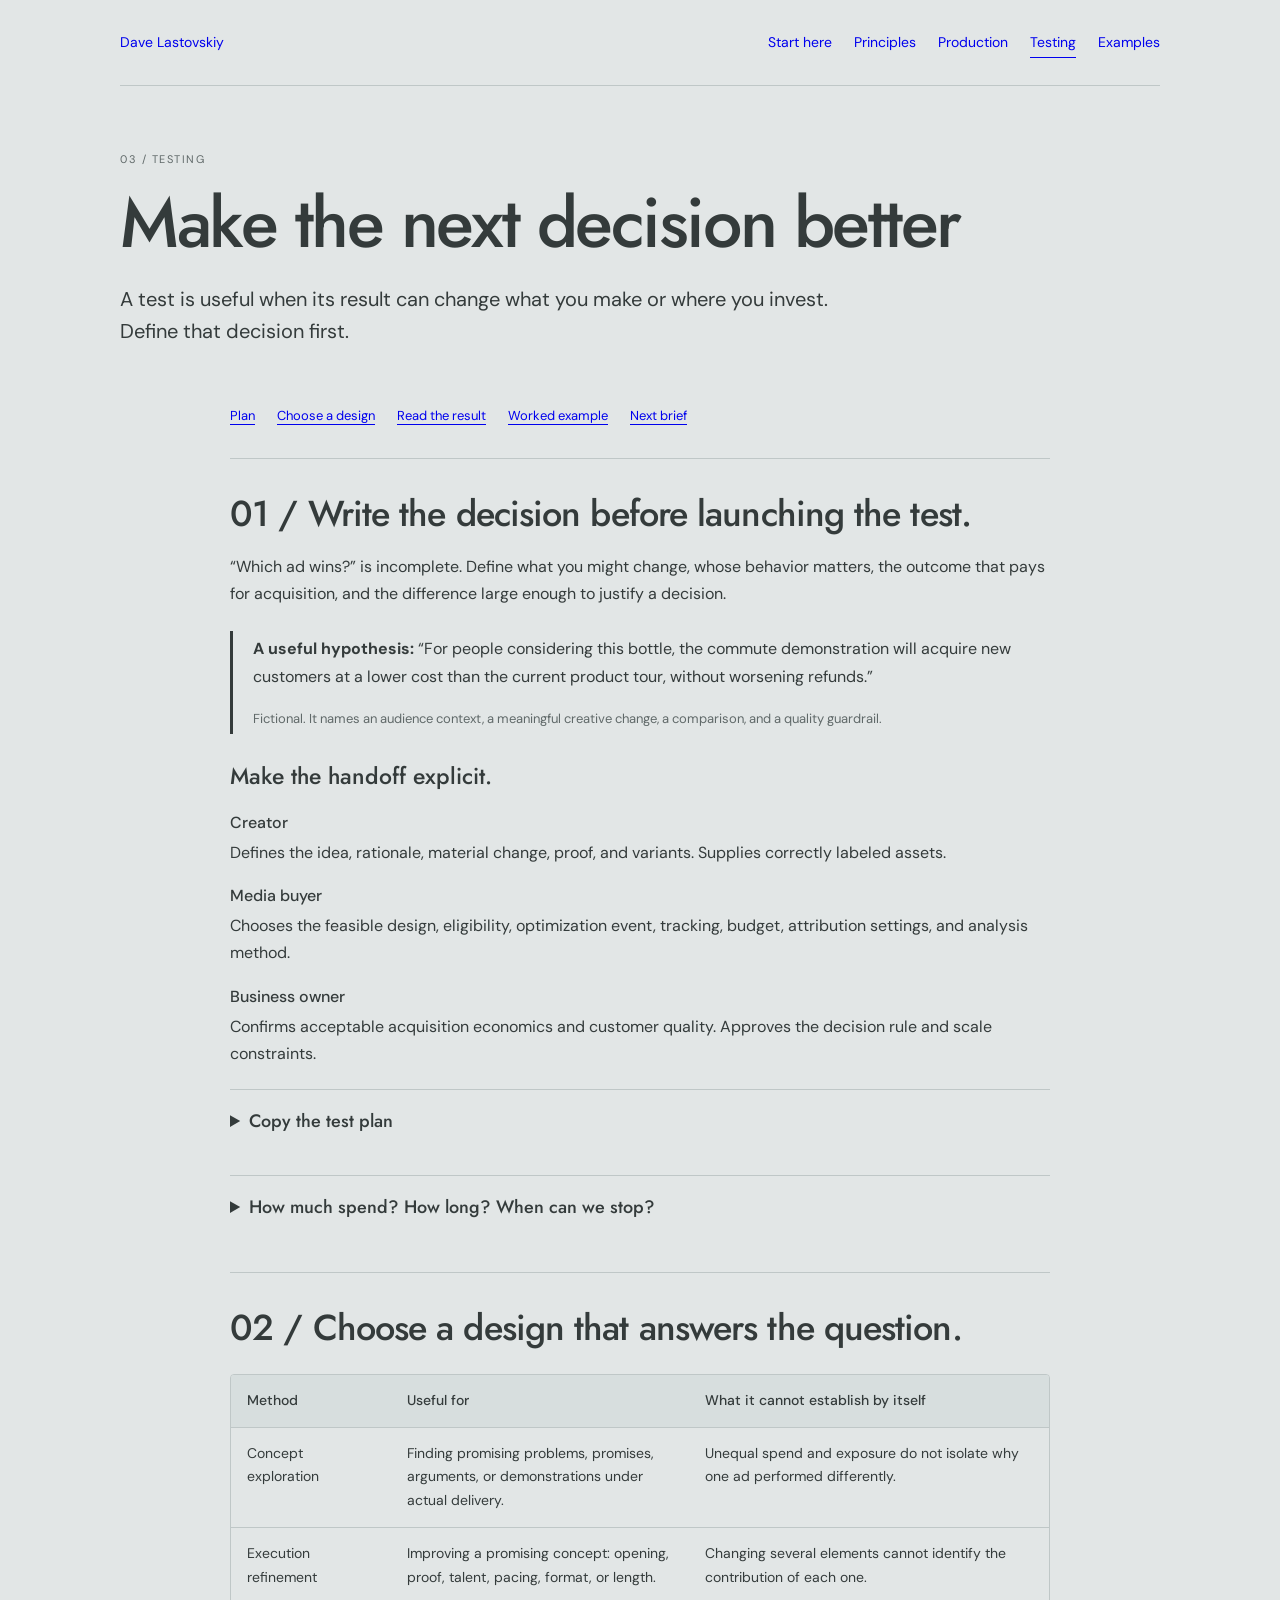
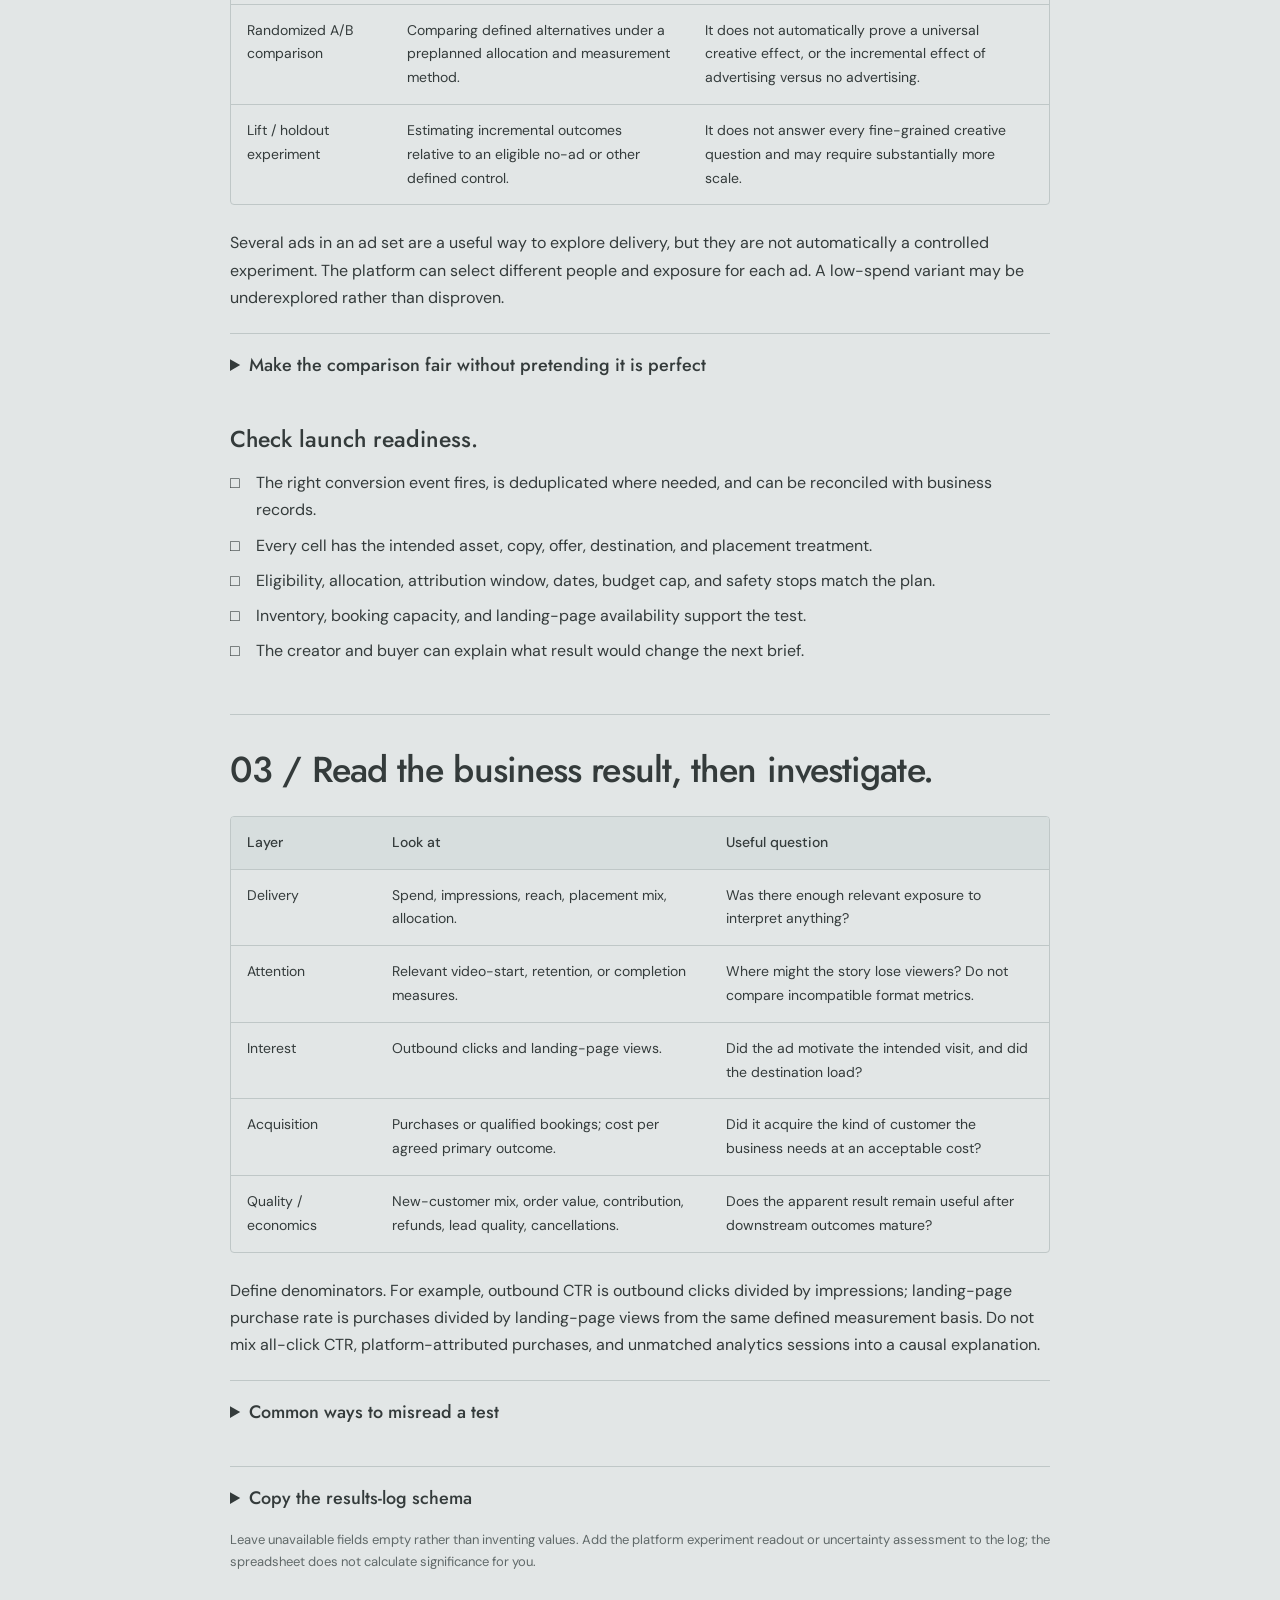
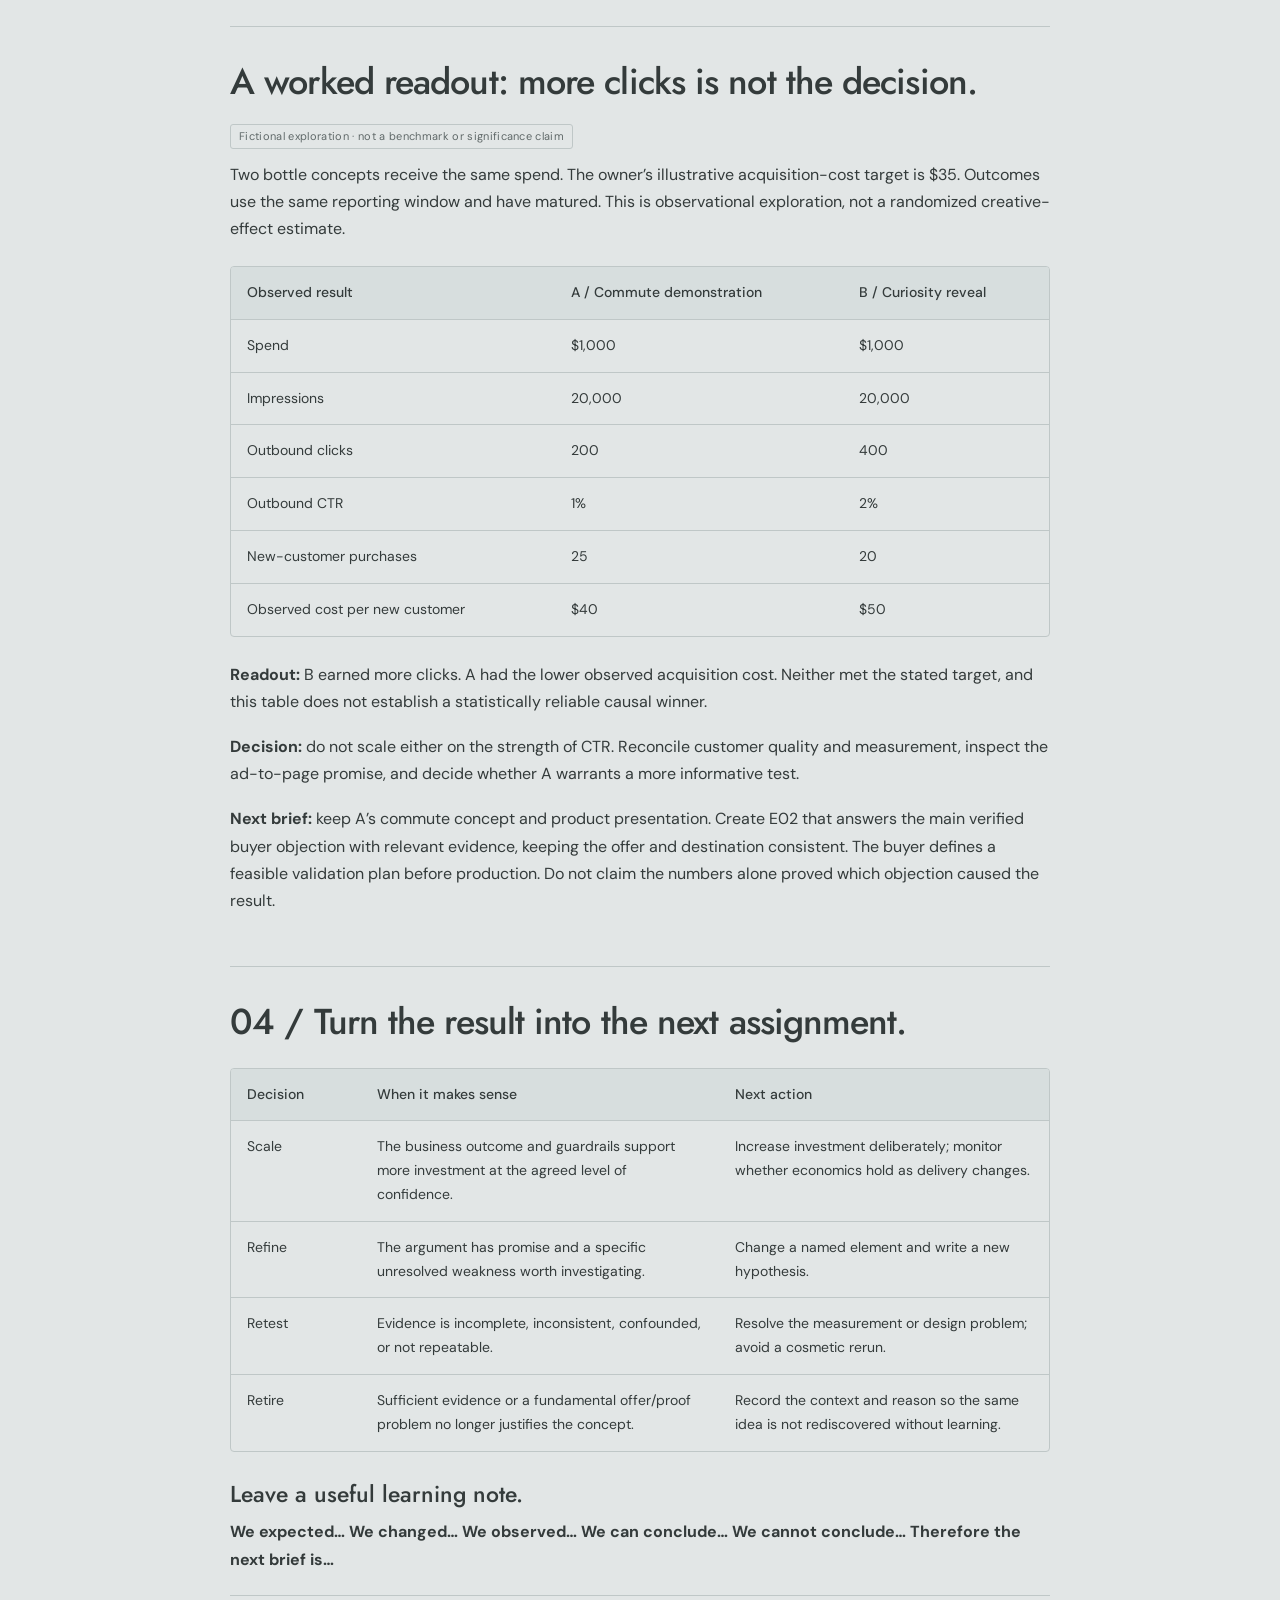
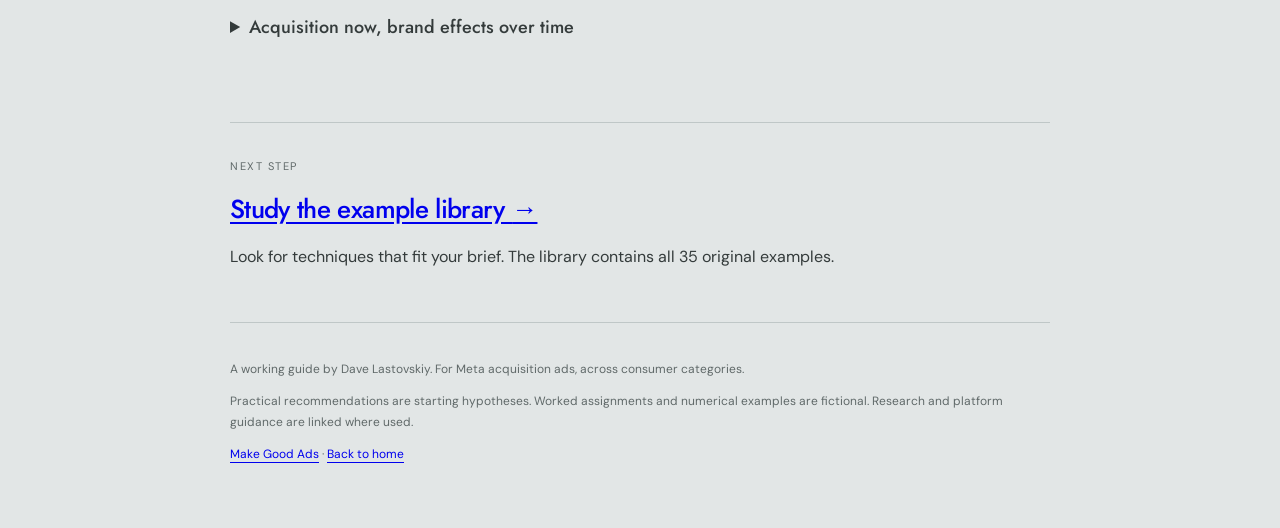
<file: make-good-ads/testing/index.html>
<!doctype html>
<html lang="en">
<head>
<meta charset="utf-8">
<meta name="viewport" content="width=device-width, initial-scale=1">
<title>Make the next decision better | Make Good Ads — Dave Lastovskiy</title>
<meta name="description" content="A creative testing playbook for creators and media buyers: hypotheses, experiment design, measurement, and iteration.">
<link rel="canonical" href="https://davelasto.com/make-good-ads/testing/">
<meta property="og:type" content="article">
<meta property="og:title" content="Make the next decision better">
<meta property="og:description" content="A creative testing playbook for creators and media buyers: hypotheses, experiment design, measurement, and iteration.">
<meta property="og:url" content="https://davelasto.com/make-good-ads/testing/">
<meta property="og:site_name" content="Dave Lastovskiy">
<meta property="og:image" content="https://davelasto.com/how-to-make-good-ads-hooks-curiosity/assets/social.jpg">
<meta property="og:image:alt" content="Make Good Ads — a practical guide for creators and media buyers.">
<meta name="twitter:card" content="summary_large_image">
<meta name="twitter:title" content="Make the next decision better">
<meta name="twitter:description" content="A creative testing playbook for creators and media buyers: hypotheses, experiment design, measurement, and iteration.">
<meta name="twitter:image" content="https://davelasto.com/how-to-make-good-ads-hooks-curiosity/assets/social.jpg">
<link rel="preconnect" href="https://fonts.googleapis.com">
<link rel="preconnect" href="https://fonts.gstatic.com" crossorigin>
<link href="https://fonts.googleapis.com/css2?family=Jost:wght@400;500;700&family=DM+Sans:wght@400;500&display=swap" rel="stylesheet">
<link rel="stylesheet" href="/make-good-ads/guide.css">
<script src="/make-good-ads/guide.js" defer></script>
</head>
<body class="guide-page">
<a class="guide-skip" href="#content">Skip to content</a>
<div class="guide-top"><a class="guide-owner" href="/">Dave Lastovskiy</a><nav class="guide-nav" aria-label="Make Good Ads"><a href="/make-good-ads/">Start here</a><a href="/make-good-ads/principles/">Principles</a><a href="/make-good-ads/production/">Production</a><a href="/make-good-ads/testing/" aria-current="page">Testing</a><a href="/how-to-make-good-ads-hooks-curiosity/">Examples</a></nav></div>
<header class="guide-header"><p class="guide-eyebrow">03 / Testing</p><h1>Make the next decision better</h1><p class="guide-intro">A test is useful when its result can change what you make or where you invest. Define that decision first.</p></header>
<main id="content" class="guide-main"><nav class="guide-toc" aria-label="On this page"><a href="#question">Plan</a><a href="#design">Choose a design</a><a href="#readout">Read the result</a><a href="#worked-test">Worked example</a><a href="#iterate">Next brief</a></nav>
<section id="question"><h2>01 / Write the decision before launching the test.</h2><p>“Which ad wins?” is incomplete. Define what you might change, whose behavior matters, the outcome that pays for acquisition, and the difference large enough to justify a decision.</p><div class="guide-callout"><p><strong>A useful hypothesis:</strong> “For people considering this bottle, the commute demonstration will acquire new customers at a lower cost than the current product tour, without worsening refunds.”</p><p class="small">Fictional. It names an audience context, a meaningful creative change, a comparison, and a quality guardrail.</p></div><h3>Make the handoff explicit.</h3><dl><dt>Creator</dt><dd>Defines the idea, rationale, material change, proof, and variants. Supplies correctly labeled assets.</dd><dt>Media buyer</dt><dd>Chooses the feasible design, eligibility, optimization event, tracking, budget, attribution settings, and analysis method.</dd><dt>Business owner</dt><dd>Confirms acceptable acquisition economics and customer quality. Approves the decision rule and scale constraints.</dd></dl><details class="working-template"><summary>Copy the test plan</summary><p class="small">Use this as a starting document. Complete it with the person responsible for the next step.</p><div class="template-actions"><button type="button" hidden data-copy="test-plan" aria-describedby="test-plan-status">Copy template</button><a href="/make-good-ads/templates/test-plan.txt" download>Download text</a><span id="test-plan-status" class="copy-status" role="status" aria-live="polite"></span></div><pre id="test-plan" tabindex="0">CREATIVE TEST PLAN
Test ID / owner / creator / approver:
Business question:
Falsifiable hypothesis and reasoning:
Exploration, execution refinement, randomized A/B, or lift test:
Primary outcome, denominator, and measurement source:
Business target and how it relates to acquisition economics:
Control / challenger / material change:
Constants (offer, destination, tracking, audience eligibility, schedule):
Optimization event / attribution window / reporting basis:
Expected conversion and customer-quality delay:
Baseline rate or outcome and relevant comparison period:
Minimum worthwhile effect:
Sizing method / confidence / power / multiple-comparison treatment:
Planned sample, budget, duration, and feasibility:
Decision rule (including inconclusive) agreed before launch:
Safety stop conditions (tracking, spend cap, availability, harmful error):
Quality guardrails (refunds, cancellations, qualified leads, margin):
Platform delivery and randomization checks:
Review date after outcome maturation:
What each plausible result would change in the next brief:
</pre></details><details><summary>How much spend? How long? When can we stop?</summary><p>Start with the relevant baseline, the smallest improvement worth acting on, the expected variability, and the confidence and power appropriate to the decision. Use an experiment sizing method suited to the primary outcome; a cost-per-acquisition estimate is not simply a binomial conversion rate.</p><p>Translate the required information into a feasible budget and schedule. Allow for the conversion window, reporting lag, repeat customers, refunds, or lead qualification. Cover relevant buying-cycle variation without changing the test midway.</p><p>If the available budget cannot answer the question, simplify the comparison, accept that the work is exploratory, or postpone it. Do not manufacture certainty with a universal spend multiple, three-day rule, or fixed minimum conversion count.</p><p>Agree on the analysis date and a suitable fixed-horizon or valid sequential method. Checking for tracking failures is sensible; repeatedly checking conventional significance and stopping on the first favorable result increases false-positive risk. Define safety stops separately from performance conclusions.</p><p class="small">Method reference: <a href="https://www.microsoft.com/en-us/research/articles/patterns-of-trustworthy-experimentation-during-experiment-stage/">Microsoft’s guidance on during-experiment trustworthiness</a>. Its principles concern controlled experimentation; applying them to an ad platform also requires checking how delivery and outcomes are measured.</p></details></section>
<section id="design"><h2>02 / Choose a design that answers the question.</h2><div class="table-scroll" tabindex="0" role="region" aria-label="Creative testing methods"><table><thead><tr><th>Method</th><th>Useful for</th><th>What it cannot establish by itself</th></tr></thead><tbody>
<tr><td>Concept exploration</td><td>Finding promising problems, promises, arguments, or demonstrations under actual delivery.</td><td>Unequal spend and exposure do not isolate why one ad performed differently.</td></tr><tr><td>Execution refinement</td><td>Improving a promising concept: opening, proof, talent, pacing, format, or length.</td><td>Changing several elements cannot identify the contribution of each one.</td></tr><tr><td>Randomized A/B comparison</td><td>Comparing defined alternatives under a preplanned allocation and measurement method.</td><td>It does not automatically prove a universal creative effect, or the incremental effect of advertising versus no advertising.</td></tr><tr><td>Lift / holdout experiment</td><td>Estimating incremental outcomes relative to an eligible no-ad or other defined control.</td><td>It does not answer every fine-grained creative question and may require substantially more scale.</td></tr>
</tbody></table></div><p>Several ads in an ad set are a useful way to explore delivery, but they are not automatically a controlled experiment. The platform can select different people and exposure for each ad. A low-spend variant may be underexplored rather than disproven.</p><details><summary>Make the comparison fair without pretending it is perfect</summary><p>For a controlled execution test, keep the offer, destination, eligibility, schedule, event, and reporting basis as consistent as the design allows. Define the material creative change in advance and check the actual platform allocation and delivery.</p><p>Random assignment strengthens inference about the tested setup. Optimization can still produce different exposure among people within each assigned group, so describe whether the result compares complete delivery strategies or isolates a narrower creative effect. Generalize cautiously to other placements, audiences, budgets, and periods.</p><p>For concept exploration, intentional bundles of differences are acceptable: a founder explanation and a product demonstration are different concepts. Record that you compared packages; do not credit the result to the opening word alone.</p><p class="small">Setup reference: <a href="https://www.facebook.com/business/help/1738164643098669">Meta: About A/B testing</a>. Research context: <a href="https://arxiv.org/abs/2508.21251">Characterizing and Minimizing Divergent Delivery in Meta Advertising Experiments</a> (2025 preprint). Platform tests and pure message-response experiments need not estimate the same thing.</p></details>
<h3>Check launch readiness.</h3><ul class="guide-checklist"><li>The right conversion event fires, is deduplicated where needed, and can be reconciled with business records.</li><li>Every cell has the intended asset, copy, offer, destination, and placement treatment.</li><li>Eligibility, allocation, attribution window, dates, budget cap, and safety stops match the plan.</li><li>Inventory, booking capacity, and landing-page availability support the test.</li><li>The creator and buyer can explain what result would change the next brief.</li></ul></section>
<section id="readout"><h2>03 / Read the business result, then investigate.</h2><div class="table-scroll" tabindex="0" role="region" aria-label="Ad performance diagnostic metrics"><table><thead><tr><th>Layer</th><th>Look at</th><th>Useful question</th></tr></thead><tbody>
<tr><td>Delivery</td><td>Spend, impressions, reach, placement mix, allocation.</td><td>Was there enough relevant exposure to interpret anything?</td></tr><tr><td>Attention</td><td>Relevant video-start, retention, or completion measures.</td><td>Where might the story lose viewers? Do not compare incompatible format metrics.</td></tr><tr><td>Interest</td><td>Outbound clicks and landing-page views.</td><td>Did the ad motivate the intended visit, and did the destination load?</td></tr><tr><td>Acquisition</td><td>Purchases or qualified bookings; cost per agreed primary outcome.</td><td>Did it acquire the kind of customer the business needs at an acceptable cost?</td></tr><tr><td>Quality / economics</td><td>New-customer mix, order value, contribution, refunds, lead quality, cancellations.</td><td>Does the apparent result remain useful after downstream outcomes mature?</td></tr>
</tbody></table></div><p>Define denominators. For example, outbound CTR is outbound clicks divided by impressions; landing-page purchase rate is purchases divided by landing-page views from the same defined measurement basis. Do not mix all-click CTR, platform-attributed purchases, and unmatched analytics sessions into a causal explanation.</p><details><summary>Common ways to misread a test</summary><dl>
<dt>Different attribution</dt><dd>A click-only report and a click-plus-view report count different outcomes. Record the window and measurement source; distinguish event date from exposure or acquisition cohort.</dd>
<dt>Conversion delay</dt><dd>Recent spend can look weak before purchases or qualified leads arrive. Compare mature periods and avoid declaring a result while one cohort is still incomplete.</dd>
<dt>Low volume and many variants</dt><dd>A large percentage difference can come from a few events. Account for uncertainty and multiple comparisons. “Inconclusive” is a valid result, not proof of equality.</dd>
<dt>A better hook, a worse customer</dt><dd>More curiosity can create cheap visits that do not convert or qualify. Read attention alongside the primary outcome and quality guardrails.</dd>
<dt>Fatigue</dt><dd>A declining result may reflect repeated exposure, audience saturation, competition, seasonality, tracking, or a changed offer. Check those explanations before diagnosing the creative.</dd>
<dt>A winner that does not repeat</dt><dd>A selected winner can exaggerate its true advantage. Revalidate promising work with fresh evidence and monitor performance as spend and delivery change.</dd>
</dl></details><details class="working-template"><summary>Copy the results-log schema</summary><p class="small">Use this as a starting document. Complete it with the person responsible for the next step.</p><div class="template-actions"><button type="button" hidden data-copy="results-log" aria-describedby="results-log-status">Copy template</button><a href="/make-good-ads/templates/results-log.csv" download>Download CSV</a><span id="results-log-status" class="copy-status" role="status" aria-live="polite"></span></div><pre id="results-log" tabindex="0">test_id,asset_id,design,measurement_source,optimization_event,attribution_window,cohort_start,cohort_end,outcome_maturity_date,spend,impressions,outbound_clicks,landing_page_views,primary_outcomes,new_customers,qualified_leads,revenue,refunds_or_cancellations,primary_cost,uncertainty_or_test_readout,quality_guardrail,decision,next_brief,owner
</pre></details><p class="small">Leave unavailable fields empty rather than inventing values. Add the platform experiment readout or uncertainty assessment to the log; the spreadsheet does not calculate significance for you.</p></section>
<section id="worked-test"><h2>A worked readout: more clicks is not the decision.</h2><span class="badge">Fictional exploration · not a benchmark or significance claim</span><p>Two bottle concepts receive the same spend. The owner’s illustrative acquisition-cost target is $35. Outcomes use the same reporting window and have matured. This is observational exploration, not a randomized creative-effect estimate.</p><div class="table-scroll" tabindex="0" role="region" aria-label="Fictional creative test results"><table><thead><tr><th>Observed result</th><th>A / Commute demonstration</th><th>B / Curiosity reveal</th></tr></thead><tbody>
<tr><td>Spend</td><td>$1,000</td><td>$1,000</td></tr><tr><td>Impressions</td><td>20,000</td><td>20,000</td></tr><tr><td>Outbound clicks</td><td>200</td><td>400</td></tr><tr><td>Outbound CTR</td><td>1%</td><td>2%</td></tr><tr><td>New-customer purchases</td><td>25</td><td>20</td></tr><tr><td>Observed cost per new customer</td><td>$40</td><td>$50</td></tr>
</tbody></table></div><p><strong>Readout:</strong> B earned more clicks. A had the lower observed acquisition cost. Neither met the stated target, and this table does not establish a statistically reliable causal winner.</p><p><strong>Decision:</strong> do not scale either on the strength of CTR. Reconcile customer quality and measurement, inspect the ad-to-page promise, and decide whether A warrants a more informative test.</p><p><strong>Next brief:</strong> keep A’s commute concept and product presentation. Create E02 that answers the main verified buyer objection with relevant evidence, keeping the offer and destination consistent. The buyer defines a feasible validation plan before production. Do not claim the numbers alone proved which objection caused the result.</p></section>
<section id="iterate"><h2>04 / Turn the result into the next assignment.</h2><div class="table-scroll" tabindex="0" role="region" aria-label="Creative iteration decisions"><table><thead><tr><th>Decision</th><th>When it makes sense</th><th>Next action</th></tr></thead><tbody>
<tr><td>Scale</td><td>The business outcome and guardrails support more investment at the agreed level of confidence.</td><td>Increase investment deliberately; monitor whether economics hold as delivery changes.</td></tr><tr><td>Refine</td><td>The argument has promise and a specific unresolved weakness worth investigating.</td><td>Change a named element and write a new hypothesis.</td></tr><tr><td>Retest</td><td>Evidence is incomplete, inconsistent, confounded, or not repeatable.</td><td>Resolve the measurement or design problem; avoid a cosmetic rerun.</td></tr><tr><td>Retire</td><td>Sufficient evidence or a fundamental offer/proof problem no longer justifies the concept.</td><td>Record the context and reason so the same idea is not rediscovered without learning.</td></tr>
</tbody></table></div><h3>Leave a useful learning note.</h3><p><strong>We expected… We changed… We observed… We can conclude… We cannot conclude… Therefore the next brief is…</strong></p><details><summary>Acquisition now, brand effects over time</summary><p>Keep recognizable branding even while optimizing acquisition. Immediate attributed response and longer-term brand effects are different measurement questions; a short conversion window cannot describe all future demand.</p><p><a href="https://ipa.co.uk/knowledge/publications-reports/the-long-and-the-short-of-it-balancing-short-and-long-term-marketing-strategies">Binet and Field’s IPA research</a> examines that distinction. It is not a reason to apply a universal budget ratio here. Give acquisition tests their agreed business outcome, and use a separate plan when the question concerns brand memory or longer-term incremental growth.</p></details></section>
<aside class="guide-next"><span class="guide-eyebrow">Next step</span><h2><a href="/how-to-make-good-ads-hooks-curiosity/">Study the example library <span aria-hidden="true">→</span></a></h2><p>Look for techniques that fit your brief. The library contains all 35 original examples.</p></aside>
</main>
<footer class="guide-footer"><p>A working guide by Dave Lastovskiy. For Meta acquisition ads, across consumer categories.</p><p>Practical recommendations are starting hypotheses. Worked assignments and numerical examples are fictional. Research and platform guidance are linked where used.</p><a href="/make-good-ads/">Make Good Ads</a> · <a href="/">Back to home</a></footer>
<!-- Cloudflare Web Analytics --><script type="module" src="https://static.cloudflareinsights.com/beacon.min.js" data-cf-beacon='{"token": "f44d2b217029462cb561402724c900af"}'></script><!-- End Cloudflare Web Analytics -->
</body>
</html>
</file>
<file: how-to-make-good-ads-hooks-curiosity/style.css>
:root { color-scheme: light; --page:#e2e6e6; --ink:#343b3b; --muted:#606969; --line:#bfc7c7; --blue:#0000ee; --toolbar-height:88px; }
* { box-sizing:border-box; }
html { scroll-padding-top:calc(var(--toolbar-height) + 24px); }
body { margin:0; background:var(--page); color:var(--ink); font:16px/1.65 'DM Sans',Arial,sans-serif; }
a,a:visited { color:var(--blue); text-underline-offset:4px; }
a:hover { text-decoration-thickness:2px; }
:focus-visible { outline:2px solid var(--blue); outline-offset:5px; }
[hidden] { display:none !important; }
.wrap { width:min(960px,calc(100% - 64px)); margin-inline:auto; }
.home { display:inline-block; margin:32px 0 64px; font-size:14px; }
.library-intro { padding-top:48px; }
.eyebrow,.meta,.number,figcaption,.hint,footer { font-size:12px; }
.eyebrow { letter-spacing:.14em; text-transform:uppercase; margin:0 0 18px; color:var(--muted); }
h1,h2,h3,summary { font-family:'Jost',Arial,sans-serif; }
h1 { max-width:780px; font-weight:500; font-size:clamp(36px,5.2vw,62px); line-height:1.08; letter-spacing:-.035em; margin:0 0 28px; }
.lede { max-width:630px; font-size:19px; line-height:1.6; margin:0 0 18px; }
.intro-note { max-width:630px; color:var(--muted); font-size:14px; margin:0; }
.principles { margin:32px 0 48px; max-width:780px; border-block:1px solid var(--line); }
summary { cursor:pointer; padding:17px 0; font-size:17px; }
.principles ol { display:grid; grid-template-columns:1fr 1fr; gap:22px 36px; list-style:none; padding:4px 0 26px; margin:0; }
.principles li { font-size:14px; }
.principles strong { display:block; font-weight:500; font-family:'Jost',sans-serif; font-size:17px; margin-bottom:4px; }
.principles li p { margin:0; color:var(--muted); }
.toolbar { position:sticky; top:0; z-index:10; background:var(--page); border-block:1px solid var(--line); }
.toolbar-inner { display:flex; min-height:86px; gap:20px; align-items:center; }
.filter { display:flex; align-items:center; gap:12px; min-width:0; }
.filter label { font-size:13px; color:var(--muted); }
select { max-width:100%; border:1px solid var(--line); border-radius:4px; color:var(--ink); background:var(--page); padding:11px 30px 11px 12px; font:14px 'DM Sans',sans-serif; cursor:pointer; }
.browse-controls { display:flex; gap:8px; align-items:center; margin-left:auto; }
.counter { font-size:13px; font-variant-numeric:tabular-nums; white-space:nowrap; min-width:74px; text-align:center; }
.arrow { display:grid; place-items:center; width:44px; height:44px; border:1px solid var(--line); border-radius:50%; background:transparent; color:var(--ink); cursor:pointer; font-size:21px; }
.arrow:hover:not(:disabled) { border-color:var(--ink); background:#d5dcdc; }
.arrow:disabled { opacity:.3; cursor:default; }
.hint { color:var(--muted); margin:15px 0 0; }
.group-title { margin:48px 0 0; font-size:13px; font-family:'DM Sans',sans-serif; font-weight:400; color:var(--muted); }
.example { display:grid; grid-template-columns:minmax(0,320px) minmax(0,1fr); gap:clamp(32px,7vw,100px); align-items:center; border-bottom:1px solid var(--line); padding:48px 0; scroll-margin-top:24px; min-height:650px; }
figure { margin:0; }
.image-link { display:block; border-radius:5px; overflow:hidden; background:#d6dcdc; }
img { display:block; width:100%; height:auto; aspect-ratio:9/16; object-fit:contain; background:#171b1b; }
figcaption { color:var(--muted); margin-top:9px; }
.number { display:block; color:var(--muted); font-variant-numeric:tabular-nums; letter-spacing:.12em; margin-bottom:15px; }
.meta { display:flex; flex-wrap:wrap; gap:8px 14px; align-items:center; color:var(--muted); margin:0 0 14px; }
.kind { border:1px solid var(--line); border-radius:3px; padding:2px 7px; }
.example h3 { font-size:clamp(27px,3.3vw,37px); font-weight:500; letter-spacing:-.025em; line-height:1.16; margin:0 0 20px; }
.example p { margin:0 0 24px; max-width:470px; }
.links { display:flex; gap:24px; align-items:center; font-size:14px; }
.permalink,.permalink:visited { color:var(--muted); }
footer { color:var(--muted); padding:36px 0 64px; }
footer p { margin:0 0 10px; }
.skip { position:absolute; top:8px; left:16px; padding:8px; background:white; z-index:20; transform:translateY(-200%); }
.skip:focus { transform:none; }
.sr-only { position:absolute; width:1px; height:1px; overflow:hidden; clip-path:inset(50%); white-space:nowrap; }
@media(max-width:700px) {
 .wrap { width:calc(100% - 40px); }
 .home { margin:24px 0 44px; }
 h1 { font-size:42px; }
 .lede { font-size:17px; }
 .toolbar-inner { gap:10px; min-height:80px; }
 .filter { flex:1; }
 .filter label { position:absolute; width:1px; height:1px; overflow:hidden; clip-path:inset(50%); }
 select { width:100%; font-size:12px; padding-left:8px; padding-right:24px; }
 .browse-controls { gap:5px; }
 .counter { min-width:55px; font-size:12px; }
 .arrow { width:40px; height:44px; }
 .example { grid-template-columns:1fr; gap:26px; min-height:0; padding:34px 0 40px; align-items:start; }
 figure { width:min(300px,100%); margin-inline:auto; }
 .example h3 { font-size:30px; }
 .example p { max-width:none; }
 .number { margin-bottom:10px; }
 .principles ol { grid-template-columns:1fr; gap:18px; }
 .group-title { margin-top:30px; }
}
@media(prefers-reduced-motion:reduce) { *,*::before,*::after { scroll-behavior:auto !important; } }
</file>
<file: make-good-ads/guide.css>
/* Shared navigation is deliberately scoped so the existing library stays intact. */
.guide-top { width:min(1040px,calc(100% - 48px)); margin:auto; padding:28px 0; display:flex; flex-wrap:wrap; align-items:center; justify-content:space-between; gap:20px; border-bottom:1px solid #bfc7c7; font:14px/1.5 'DM Sans',Arial,sans-serif; }
.guide-owner,.guide-owner:visited { color:#343b3b; text-decoration:none; }
.guide-nav { display:flex; flex-wrap:wrap; gap:8px 22px; }
.guide-nav a,.guide-nav a:visited { color:#606969; text-decoration:none; padding:4px 0; }
.guide-nav a[aria-current="page"] { color:#0000ee; box-shadow:0 1px #0000ee; }
.guide-nav a:hover { color:#0000ee; }
.guide-top a:focus-visible { outline:2px solid #0000ee; outline-offset:5px; }
.guide-page { margin:0; background:#e2e6e6; color:#343b3b; font:16px/1.7 'DM Sans',Arial,sans-serif; }
.guide-page * { box-sizing:border-box; }
.guide-page [hidden] { display:none !important; }
.guide-page a,.guide-page a:visited { color:#0000ee; text-underline-offset:4px; }
.guide-page :focus-visible { outline:2px solid #0000ee; outline-offset:5px; }
.guide-page h1,.guide-page h2,.guide-page h3,.guide-page h4,.guide-page summary { font-family:'Jost',Arial,sans-serif; font-weight:500; }
.guide-page h1 { font-size:clamp(42px,6vw,70px); line-height:1.04; letter-spacing:-.035em; margin:0 0 24px; max-width:850px; }
.guide-page h2 { font-size:clamp(27px,3vw,36px); line-height:1.18; letter-spacing:-.025em; margin:0 0 18px; }
.guide-page h3 { font-size:23px; line-height:1.25; margin:28px 0 10px; }
.guide-page h4 { font-size:18px; margin:20px 0 6px; }
.guide-page p { margin:0 0 18px; }
.guide-page li + li { margin-top:8px; }
.guide-page ul,.guide-page ol { padding-left:22px; }
.guide-header { width:min(1040px,calc(100% - 48px)); margin:auto; padding:64px 0 40px; }
.guide-eyebrow { display:block; text-transform:uppercase; letter-spacing:.14em; font-size:11px; color:#606969; margin:0 0 18px; }
.guide-intro { max-width:710px; font-size:20px; line-height:1.6; }
.guide-main,.guide-footer { width:min(820px,calc(100% - 48px)); margin:auto; }
.guide-page section { padding:34px 0; border-top:1px solid #bfc7c7; scroll-margin-top:24px; }
.guide-toc { display:flex; flex-wrap:wrap; gap:8px 22px; margin-bottom:30px; font-size:13px; }
.guide-page .small { color:#606969; font-size:13px; }
.guide-callout { border-left:3px solid #343b3b; padding:4px 0 4px 20px; margin:24px 0; }
.guide-callout p:last-child { margin-bottom:0; }
.guide-model { display:grid; grid-template-columns:repeat(5,minmax(0,1fr)); gap:0; list-style:none; padding:0 !important; margin:28px 0; border-block:1px solid #bfc7c7; }
.guide-model li { margin:0 !important; padding:20px 14px; border-right:1px solid #bfc7c7; font-family:'Jost',sans-serif; font-size:18px; line-height:1.25; }
.guide-model li:first-child { padding-left:0; }
.guide-model li:last-child { border:0; }
.guide-model span { display:block; font:11px 'DM Sans',sans-serif; color:#606969; margin-bottom:12px; }
.guide-links { display:grid; grid-template-columns:1fr 1fr; gap:0 36px; }
.guide-link { padding:28px 0; border-top:1px solid #bfc7c7; }
.guide-link h3 { margin:0 0 8px; }
.guide-link p { font-size:15px; margin:0; }
.guide-page details { border-top:1px solid #bfc7c7; margin-top:22px; }
.guide-page summary { cursor:pointer; padding:16px 0; font-size:18px; }
.guide-page details > :last-child { margin-bottom:22px; }
.guide-page .badge { display:inline-block; font:11px/1.5 'DM Sans',sans-serif; letter-spacing:.03em; color:#606969; border:1px solid #bfc7c7; padding:3px 8px; border-radius:3px; margin-bottom:12px; }
.guide-page dl { margin:18px 0; }
.guide-page dt { font-weight:500; margin:16px 0 3px; }
.guide-page dd { margin:0; }
.guide-page .table-scroll { overflow-x:auto; margin:24px 0; border:1px solid #bfc7c7; border-radius:4px; }
.guide-page table { border-collapse:collapse; width:100%; font-size:14px; }
.guide-page th,.guide-page td { text-align:left; vertical-align:top; padding:14px 16px; border-bottom:1px solid #bfc7c7; min-width:130px; }
.guide-page th { background:#d7dede; font-weight:500; }
.guide-page tr:last-child td { border-bottom:0; }
.guide-page pre { font:13px/1.75 ui-monospace,SFMono-Regular,Consolas,monospace; white-space:pre-wrap; overflow-wrap:anywhere; background:#eef1f0; border:1px solid #bfc7c7; border-radius:4px; padding:20px; margin:18px 0; }
.guide-page code { font-size:.87em; overflow-wrap:anywhere; }
.template-actions { display:flex; align-items:center; flex-wrap:wrap; gap:12px 20px; font-size:13px; }
.template-actions button { font:inherit; background:transparent; color:#343b3b; border:1px solid #aeb9b9; border-radius:4px; padding:10px 16px; min-height:44px; cursor:pointer; }
.template-actions button:hover { background:#d5dcdc; }
.copy-status { font-size:12px; color:#606969; }
.guide-checklist { list-style:none; padding:0 !important; }
.guide-checklist li { padding-left:26px; position:relative; }
.guide-checklist li::before { content:'□'; position:absolute; left:0; }
.guide-examples { display:grid; grid-template-columns:repeat(3,minmax(0,1fr)); gap:20px; }
.guide-examples figure { margin:0; }
.guide-examples img { width:100%; height:auto; aspect-ratio:9/16; object-fit:contain; border-radius:4px; background:#171b1b; display:block; }
.guide-examples figcaption { font-size:12px; line-height:1.5; margin-top:10px; }
.guide-next { margin:30px 0 0; padding:34px 0; border-block:1px solid #bfc7c7; }
.guide-next h2 { font-size:26px; }
.guide-footer { font-size:12px; color:#606969; padding:36px 0 64px; }
.guide-footer p { margin-bottom:12px; }
.guide-skip { position:absolute; left:16px; top:8px; background:#fff; padding:8px; transform:translateY(-200%); z-index:20; }
.guide-skip:focus { transform:none; }
@media(max-width:600px) {
 .guide-top { gap:14px; padding-block:20px; }
 .guide-nav { width:100%; justify-content:space-between; gap:6px 12px; font-size:12px; }
 .guide-header { padding-top:42px; }
 .guide-intro { font-size:18px; }
 .guide-links { grid-template-columns:1fr; }
 .guide-model { grid-template-columns:1fr; }
 .guide-model li,.guide-model li:first-child { display:flex; align-items:baseline; gap:18px; padding:12px 0; border-right:0; border-bottom:1px solid #bfc7c7; }
 .guide-model span { margin:0; }
 .guide-examples { gap:12px; }
 .guide-page section { padding-block:28px; }
}
@media(prefers-reduced-motion:reduce) { .guide-page * { scroll-behavior:auto !important; } }
@media print {
 .guide-top,.guide-toc,.guide-skip,.template-actions,.guide-next { display:none; }
 .guide-page { background:white; color:black; font-size:11pt; }
 .guide-header,.guide-main,.guide-footer { width:100%; }
 .guide-page details { display:block; }
 .guide-page details > * { display:block !important; }
 .guide-page pre { background:white; }
 .guide-page h2,.guide-page h3 { break-after:avoid; }
 .guide-page tr { break-inside:avoid; }
}
</file>
